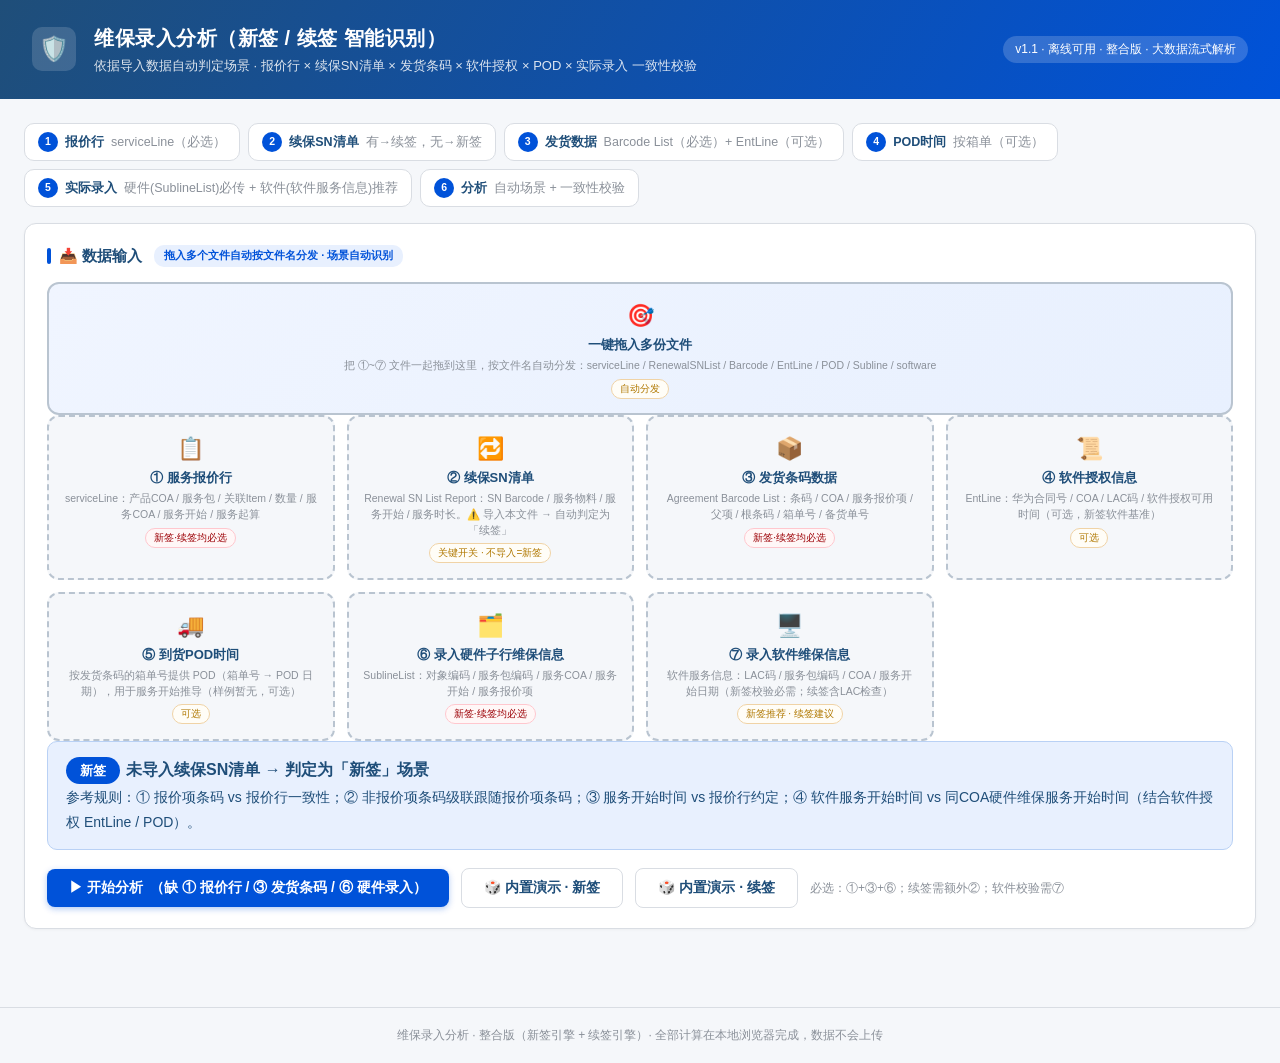
<file: warranty-analysis/unified-warranty-analysis.html>
<!DOCTYPE html>
<html lang="zh-CN">
<head>
<meta charset="UTF-8">
<meta name="viewport" content="width=device-width, initial-scale=1.0">
<title>维保录入分析（新签 / 续签 智能识别）</title>
<style>
:root{
  --blue:#0052D9; --blue-dark:#1F4E79; --blue-light:#E8F0FE;
  --green-bg:#C6EFCE; --green-fg:#006100;
  --red-bg:#FFC7CE; --red-fg:#9C0006;
  --orange-bg:#FFE2B8; --orange-fg:#9C5700;
  --gray-bg:#F5F7FA; --border:#D9DDE3; --text:#1F2329; --muted:#8A9099;
}
*{box-sizing:border-box;margin:0;padding:0}
body{font-family:"Microsoft YaHei","PingFang SC","Segoe UI",sans-serif;color:var(--text);background:var(--gray-bg);line-height:1.6}
header{background:linear-gradient(120deg,var(--blue-dark),var(--blue));color:#fff;padding:22px 32px;display:flex;align-items:center;gap:18px;flex-wrap:wrap}
header .logo{width:44px;height:44px;border-radius:10px;background:rgba(255,255,255,.15);display:flex;align-items:center;justify-content:center;font-size:24px}
header h1{font-size:20px;font-weight:700;letter-spacing:.5px}
header .sub{font-size:13px;opacity:.85;margin-top:2px}
header .ver{margin-left:auto;font-size:12px;background:rgba(255,255,255,.18);padding:4px 12px;border-radius:20px}
main{max-width:1400px;margin:0 auto;padding:24px 24px 60px}
.card{background:#fff;border:1px solid var(--border);border-radius:12px;padding:20px 22px;margin-bottom:18px;box-shadow:0 1px 3px rgba(0,0,0,.04)}
.card>h2{font-size:15px;color:var(--blue-dark);margin-bottom:14px;display:flex;align-items:center;gap:8px}
.card>h2::before{content:"";width:4px;height:16px;background:var(--blue);border-radius:2px}
.card>h2 .tag{font-size:11px;background:var(--blue-light);color:var(--blue);padding:2px 10px;border-radius:10px;font-weight:700;margin-left:4px}
.steps{display:flex;gap:8px;margin-bottom:16px;flex-wrap:wrap}
.step{display:flex;align-items:center;gap:7px;background:#fff;border:1px solid var(--border);border-radius:10px;padding:8px 13px;font-size:12.5px;color:var(--muted)}
.step b{color:var(--blue-dark)}
.step .num{width:20px;height:20px;border-radius:50%;background:var(--blue);color:#fff;display:flex;align-items:center;justify-content:center;font-size:10.5px;flex-shrink:0;font-weight:700}
.scene-bar{display:none;border-radius:10px;padding:14px 18px;margin-bottom:18px;font-size:14px;line-height:1.8;border:1px solid}
.scene-bar.new{background:var(--blue-light);border-color:#B9D1F5;color:var(--blue-dark)}
.scene-bar.renew{background:#FFF4E5;border-color:#F0B848;color:#7A4F01}
.scene-bar b{font-size:16px}
.scene-bar .sg{display:inline-block;background:var(--blue);color:#fff;border-radius:14px;padding:2px 14px;font-weight:800;font-size:13px;margin-right:6px}
.scene-bar.renew .sg{background:#B07800}
.in-grid{display:grid;grid-template-columns:repeat(4,1fr);gap:12px}
.in-grid>*{min-width:0}
@media (max-width:1200px){.in-grid{grid-template-columns:repeat(2,1fr)}}
@media (max-width:640px){.in-grid{grid-template-columns:1fr}}
.upload-zone{border:2px dashed #B9C4D0;border-radius:12px;padding:14px 14px;text-align:center;cursor:pointer;transition:.2s;background:var(--gray-bg);min-height:118px;position:relative;overflow:hidden}
.upload-zone:hover,.upload-zone.drag{border-color:var(--blue);background:var(--blue-light)}
.upload-zone .uz-icon{font-size:22px;margin-bottom:2px}
.upload-zone .uz-main{font-size:13px;font-weight:700;color:var(--blue-dark)}
.upload-zone .uz-hint{font-size:10.5px;color:var(--muted);margin-top:2px;line-height:1.5}
.upload-zone .uz-req{display:inline-block;font-size:10px;background:#fff;border:1px solid var(--border);border-radius:10px;padding:1px 8px;margin-top:4px;color:var(--muted)}
.upload-zone .uz-req.opt{color:#B07800;border-color:#F0D3A6;background:#FFFDF7}
.upload-zone .uz-req.key{color:var(--red-fg);border-color:var(--red-bg);background:#FFF7F7}
.upload-zone .fileinfo{margin-top:6px;font-size:11px;color:var(--green-fg);background:var(--green-bg);display:none;padding:3px 10px;border-radius:12px;font-weight:700;max-width:100%;box-sizing:border-box;white-space:nowrap;overflow:hidden;text-overflow:ellipsis}
.upload-zone .fileinfo.bad{background:var(--red-bg);color:var(--red-fg)}
.upload-zone .uz-clear{margin-top:5px;display:none}
.btn-clear{background:#fff;color:var(--red-fg);border:1px solid var(--red-bg);border-radius:14px;padding:2px 10px;font-size:10.5px;font-weight:700;cursor:pointer;font-family:inherit}
.btn-clear:hover{background:#FFF7F7}
.actions{display:flex;gap:12px;margin-top:16px;align-items:center;flex-wrap:wrap}
.btn{border:none;cursor:pointer;font-family:inherit;border-radius:8px;padding:10px 22px;font-size:14px;font-weight:700;transition:.15s;display:inline-flex;align-items:center;gap:7px}
.btn:disabled{opacity:.5;cursor:not-allowed}
.btn-primary{background:var(--blue);color:#fff;box-shadow:0 2px 6px rgba(0,82,217,.3)}
.btn-primary:hover:not(:disabled){background:#003FB3}
.btn-ghost{background:#fff;color:var(--blue-dark);border:1px solid var(--border)}
.btn-ghost:hover:not(:disabled){border-color:var(--blue);color:var(--blue)}
#errBox{display:none;background:#FFF7F7;border:1px solid var(--red-bg);color:var(--red-fg);padding:12px 16px;border-radius:8px;font-size:13px;margin-top:12px;white-space:pre-line}
#logBox{display:none;background:#0F1F38;color:#B8E0FF;font-family:Consolas,monospace;font-size:12px;padding:12px 16px;border-radius:8px;margin-top:12px;max-height:220px;overflow:auto;white-space:pre-wrap}
.stats{display:grid;grid-template-columns:repeat(auto-fit,minmax(150px,1fr));gap:12px;margin-bottom:18px}
.stat{background:#fff;border:1px solid var(--border);border-radius:12px;padding:16px;text-align:center}
.stat .label{font-size:12px;color:var(--muted)}
.stat .val{font-size:26px;font-weight:800;margin-top:4px}
.stat .pct{font-size:12px;color:var(--muted)}
.stat.total .val{color:var(--blue-dark)}
.stat.y .val{color:var(--green-fg)} .stat.y{background:#FBFFF9;border-color:#B7E4C3}
.stat.n .val{color:var(--red-fg)} .stat.n{background:#FFFBFA;border-color:#F2B8BE}
.stat.w .val{color:var(--orange-fg)} .stat.w{background:#FFFDF7;border-color:#F0D3A6}
.stat.m .val{color:#7A5AF8} .stat.m{background:#FAF8FF;border-color:#C9B8F5}
.seg{display:inline-flex;border:1px solid var(--border);border-radius:8px;overflow:hidden;flex-wrap:wrap}
.seg button{border:none;background:#fff;padding:8px 16px;font-size:13px;cursor:pointer;font-family:inherit}
.seg button.active{background:var(--blue);color:#fff;font-weight:700}
table{border-collapse:collapse;width:100%;font-size:12.5px}
table.grid{border:1px solid var(--border)}
table.grid th{background:var(--blue-dark);color:#fff;padding:7px 9px;text-align:left;font-weight:600;position:sticky;top:0;white-space:nowrap;z-index:1}
table.grid td{border-bottom:1px solid #EEF1F5;padding:6px 9px;vertical-align:top}
table.grid tr:hover td{background:#F7FAFF}
.row-y{background:#F4FDF5 !important}
.row-n{background:#FEF7F7 !important}
.row-w{background:#FFFBF2 !important}
.row-g{background:#F5F6F8 !important;opacity:.85}
.table-wrap{max-height:520px;overflow:auto;border:1px solid var(--border);border-radius:8px;margin-top:12px}
.badge{display:inline-block;padding:1px 10px;border-radius:12px;font-weight:800;font-size:11.5px;white-space:nowrap}
.badge-y{background:var(--green-bg);color:var(--green-fg)}
.badge-n{background:var(--red-bg);color:var(--red-fg)}
.badge-w{background:var(--orange-bg);color:var(--orange-fg)}
.badge-m{background:#E8EAF0;color:#8A93A6}
.toolbar{display:flex;gap:10px;align-items:center;margin-top:14px;flex-wrap:wrap}
.toolbar input[type=text]{border:1px solid var(--border);border-radius:8px;padding:8px 12px;font-size:13px;width:240px;font-family:inherit}
.toolbar .cnt{font-size:12px;color:var(--muted);margin-left:auto}
.block{display:none}
.block.active{display:block}
.issue-strip{background:#FFF4E5;border:1px solid #F0B848;border-radius:10px;padding:12px 16px;font-size:13px;line-height:1.8;margin-bottom:16px;display:none}
.issue-strip b{color:#7A4F01}
.rule-block{background:#fff;border:1px solid var(--border);border-radius:12px;padding:16px 20px;margin-bottom:16px}
.rule-block h3{color:var(--blue-dark);font-size:14px;margin-bottom:8px}
.rule-block p,.rule-block li{font-size:12.5px;color:#3A4148;margin-bottom:5px}
.rule-block ul,.rule-block ol{padding-left:20px}
.rule-block .note{background:var(--gray-bg);border-left:4px solid var(--blue);padding:8px 12px;border-radius:0 8px 8px 0;font-size:12.5px;margin-top:8px}
footer{text-align:center;color:var(--muted);font-size:12px;padding:18px;border-top:1px solid var(--border)}
.mono{font-family:Consolas,monospace}
.tabnav{display:flex;gap:4px;margin-bottom:14px;flex-wrap:wrap}
.tabnav button{border:1px solid var(--border);background:#fff;padding:8px 16px;font-size:13px;cursor:pointer;font-family:inherit;border-radius:8px}
.tabnav button.active{background:var(--blue);color:#fff;font-weight:700;border-color:var(--blue)}
/* 虚拟滚动表格（大表） */
.table-wrap.has-vt{max-height:none;overflow:visible}
.vt-bar{display:flex;gap:10px;align-items:center;flex-wrap:wrap;padding:6px 8px;background:#F7F9FC;border-bottom:1px solid var(--border)}
.vt-q{border:1px solid var(--border);border-radius:6px;padding:4px 10px;font-size:12.5px;width:280px;max-width:100%;font-family:inherit}
.vt-info{font-size:12px;color:var(--muted)}
.vt-scroll{overflow:auto;position:relative}
table.vt-t{table-layout:fixed;min-width:100%}
table.vt-t td{white-space:nowrap;overflow:hidden;text-overflow:ellipsis;vertical-align:middle;height:32px;padding:0 9px;line-height:30px}
table.vt-t tr.vt-pad td{padding:0;border:0;line-height:0}
</style>
</head>
<body>
<header>
  <div class="logo">🛡️</div>
  <div>
    <h1>维保录入分析（新签 / 续签 智能识别）</h1>
    <div class="sub">依据导入数据自动判定场景 · 报价行 × 续保SN清单 × 发货条码 × 软件授权 × POD × 实际录入 一致性校验</div>
  </div>
  <span class="ver">v1.1 · 离线可用 · 整合版 · 大数据流式解析</span>
</header>

<main>
  <div class="steps">
    <div class="step"><span class="num">1</span><b>报价行</b> serviceLine（必选）</div>
    <div class="step"><span class="num">2</span><b>续保SN清单</b> 有→续签，无→新签</div>
    <div class="step"><span class="num">3</span><b>发货数据</b> Barcode List（必选）+ EntLine（可选）</div>
    <div class="step"><span class="num">4</span><b>POD时间</b> 按箱单（可选）</div>
    <div class="step"><span class="num">5</span><b>实际录入</b> 硬件(SublineList)必传 + 软件(软件服务信息)推荐</div>
    <div class="step"><span class="num">6</span><b>分析</b> 自动场景 + 一致性校验</div>
  </div>

  <div class="card" id="cardUp">
    <h2>📥 数据输入 <span class="tag">拖入多个文件自动按文件名分发 · 场景自动识别</span></h2>
    <div class="upload-zone" id="zoneAll" style="background:linear-gradient(135deg,#F0F5FF,#E8F0FE);border-style:solid">
      <div class="uz-icon">🎯</div>
      <div class="uz-main">一键拖入多份文件</div>
      <div class="uz-hint">把 ①~⑦ 文件一起拖到这里，按文件名自动分发：serviceLine / RenewalSNList / Barcode / EntLine / POD / Subline / software</div>
      <span class="uz-req opt">自动分发</span>
      <div class="fileinfo" id="fiAll"></div>
    </div>
    <div class="fileinfo" id="uplog" style="display:none;margin-top:6px;white-space:pre-wrap;background:#FFF7E6;color:#B26F00;border:1px dashed #F0C36D;border-radius:6px;padding:6px 10px;font-size:12px;line-height:1.5"></div>
    <div class="in-grid">
      <div class="upload-zone" id="zoneQuote">
        <div class="uz-icon">📋</div>
        <div class="uz-main">① 服务报价行</div>
        <div class="uz-hint">serviceLine：产品COA / 服务包 / 关联Item / 数量 / 服务COA / 服务开始 / 服务起算</div>
        <span class="uz-req key">新签·续签均必选</span>
        <div class="fileinfo" id="fiQuote"></div>
        <div class="uz-clear" id="cwQuote"><button class="btn-clear">🗑 清空</button></div>
        <input type="file" id="inQuote" accept=".xlsx,.xlsm,.csv" multiple style="display:none">
      </div>
      <div class="upload-zone" id="zoneRenew">
        <div class="uz-icon">🔁</div>
        <div class="uz-main">② 续保SN清单</div>
        <div class="uz-hint">Renewal SN List Report：SN Barcode / 服务物料 / 服务开始 / 服务时长。⚠️ 导入本文件 → 自动判定为「续签」</div>
        <span class="uz-req opt">关键开关 · 不导入=新签</span>
        <div class="fileinfo" id="fiRenew"></div>
        <div class="uz-clear" id="cwRenew"><button class="btn-clear">🗑 清空</button></div>
        <input type="file" id="inRenew" accept=".xlsx,.xlsm,.csv" multiple style="display:none">
      </div>
      <div class="upload-zone" id="zoneBl">
        <div class="uz-icon">📦</div>
        <div class="uz-main">③ 发货条码数据</div>
        <div class="uz-hint">Agreement Barcode List：条码 / COA / 服务报价项 / 父项 / 根条码 / 箱单号 / 备货单号</div>
        <span class="uz-req key">新签·续签均必选</span>
        <div class="fileinfo" id="fiBl"></div>
        <div class="uz-clear" id="cwBl"><button class="btn-clear">🗑 清空</button></div>
        <input type="file" id="inBl" accept=".xlsx,.xlsm,.csv" multiple style="display:none">
      </div>
      <div class="upload-zone" id="zoneEnt">
        <div class="uz-icon">📜</div>
        <div class="uz-main">④ 软件授权信息</div>
        <div class="uz-hint">EntLine：华为合同号 / COA / LAC码 / 软件授权可用时间（可选，新签软件基准）</div>
        <span class="uz-req opt">可选</span>
        <div class="fileinfo" id="fiEnt"></div>
        <div class="uz-clear" id="cwEnt"><button class="btn-clear">🗑 清空</button></div>
        <input type="file" id="inEnt" accept=".xlsx,.xlsm,.csv" multiple style="display:none">
      </div>
      <div class="upload-zone" id="zonePod">
        <div class="uz-icon">🚚</div>
        <div class="uz-main">⑤ 到货POD时间</div>
        <div class="uz-hint">按发货条码的箱单号提供 POD（箱单号 → POD 日期），用于服务开始推导（样例暂无，可选）</div>
        <span class="uz-req opt">可选</span>
        <div class="fileinfo" id="fiPod"></div>
        <div class="uz-clear" id="cwPod"><button class="btn-clear">🗑 清空</button></div>
        <input type="file" id="inPod" accept=".xlsx,.xlsm,.csv" multiple style="display:none">
      </div>
      <div class="upload-zone" id="zoneSub">
        <div class="uz-icon">🗂️</div>
        <div class="uz-main">⑥ 录入硬件子行维保信息</div>
        <div class="uz-hint">SublineList：对象编码 / 服务包编码 / 服务COA / 服务开始 / 服务报价项</div>
        <span class="uz-req key">新签·续签均必选</span>
        <div class="fileinfo" id="fiSub"></div>
        <div class="uz-clear" id="cwSub"><button class="btn-clear">🗑 清空</button></div>
        <input type="file" id="inSub" accept=".xlsx,.xlsm,.csv" multiple style="display:none">
      </div>
      <div class="upload-zone" id="zoneSw">
        <div class="uz-icon">🖥️</div>
        <div class="uz-main">⑦ 录入软件维保信息</div>
        <div class="uz-hint">软件服务信息：LAC码 / 服务包编码 / COA / 服务开始日期（新签校验必需；续签含LAC检查）</div>
        <span class="uz-req opt">新签推荐 · 续签建议</span>
        <div class="fileinfo" id="fiSw"></div>
        <div class="uz-clear" id="cwSw"><button class="btn-clear">🗑 清空</button></div>
        <input type="file" id="inSw" accept=".xlsx,.xlsm,.csv" multiple style="display:none">
      </div>
    </div>

    <div class="scene-bar" id="sceneBar">
      <span class="sg" id="sceneSg">—</span><b id="sceneTitle">场景判定中…</b><br>
      <span id="sceneDesc"></span>
    </div>

    <div class="actions">
      <button class="btn btn-primary" id="btnRun" disabled onclick="u_run()">▶ 开始分析</button>
      <button class="btn btn-ghost" id="btnDemoNew" onclick="u_demo('new')">🎲 内置演示 · 新签</button>
      <button class="btn btn-ghost" id="btnDemoRenew" onclick="u_demo('renew')">🎲 内置演示 · 续签</button>
      <button class="btn btn-ghost" id="btnExpX" style="display:none" onclick="u_exportXlsx()">⬇ 导出分析结果 Excel</button>
      <button class="btn btn-ghost" id="btnExpC" style="display:none" onclick="u_exportCsv()">⬇ 导出问题清单 CSV</button>
      <span id="runHint" style="font-size:12px;color:var(--muted)">必选：①+③+⑥；续签需额外②；软件校验需⑦</span>
    </div>
    <div id="errBox"></div>
    <div id="logBox"></div>
  </div>

  <div id="resultArea" class="block">
    <div id="issueStrip" class="issue-strip"></div>
    <div class="stats" id="statBox"></div>

    <div class="tabnav" id="tabNav"></div>

    <div class="card" id="tabA">
      <h2><span id="tabATitle">① 报价项一致性</span></h2>
      <div class="table-wrap" id="wrapA"></div>
    </div>
    <div class="card" id="tabB">
      <h2>② 非报价项级联判定 + 实际录入比对</h2>
      <div class="table-wrap" id="wrapB"></div>
      <div class="sec-title" id="tabBDivider" multiple style="display:none">▍实际录入比对（缺录 / 多录 / 字段不一致，全量明细）</div>
      <div class="table-wrap" id="wrapBD" multiple style="display:none"></div>
    </div>
    <div class="card" id="tabC">
      <h2>③ 软件服务一致性</h2>
      <div class="table-wrap" id="wrapC"></div>
    </div>
    <div class="card" id="tabD">
      <h2>④ 实际录入比对 / 全量明细</h2>
      <div class="table-wrap" id="wrapD"></div>
    </div>
  </div>
</main>

<footer>维保录入分析 · 整合版（新签引擎 + 续签引擎）· 全部计算在本地浏览器完成，数据不会上传</footer>
<script>

/* ====== 宿主全局命名空间绑定（惰性 getter：引擎 IIFE 之后才可用） ====== */
const W = {
  get New(){ return (typeof window.W_NEW_API!=='undefined')?window.W_NEW_API:{}; },
  get Renew(){ return (typeof window.W_RENEW_API!=='undefined')?window.W_RENEW_API:{}; },
  get XLSX(){ return (typeof window.W_NEW_API!=='undefined')?{readWorkbook:window.W_NEW_API.readWorkbook,parseCsvText:window.W_NEW_API.parseCsvText,buildXlsx:window.W_NEW_API.buildXlsx}:{}; },
  Compare: null,
  get engines(){ return {newReady: W.New.analyzeNew?true:false, renewReady: W.Renew.analyze?true:false}; }
};
globalThis.W = W;   // 顶层 const 为全局词法绑定，vm 沙箱/调试脚本经 globalThis 访问

window.W_RENEW=(function(){
/* ===== 续签引擎（提取自 index.html） ===== */
"use strict";
/* ============================ 工具函数 ============================ */
function $(id){return document.getElementById(id)}
function log(msg){var b=$("logBox");b.style.display="block";b.textContent+=msg+"\n";b.scrollTop=b.scrollHeight}
/* 让出主线程一帧，确保前面的 log / 状态提示先绘制出来（大文件解析期间 UI 无响应时用户不至于误以为死机） */
function yieldUi(){return new Promise(function(r){setTimeout(r,20)})}
function escapeHtml(s){return String(s).replace(/[&<>"']/g,function(c){return{"&":"&amp;","<":"&lt;",">":"&gt;",'"':"&quot;","'":"&#39;"}[c]})}
function xmlEsc(s){return String(s).replace(/[&<>"']/g,function(c){return{"&":"&amp;","<":"&lt;",">":"&gt;",'"':"&quot;","'":"&apos;"}[c]})}
function download(blob,name){var a=document.createElement("a");a.href=URL.createObjectURL(blob);a.download=name;document.body.appendChild(a);a.click();setTimeout(function(){URL.revokeObjectURL(a.href);a.remove()},1000)}
function pad(n){return n<10?"0"+n:""+n}
function nowStamp(){var d=new Date();return d.getFullYear()+pad(d.getMonth()+1)+pad(d.getDate())+"-"+pad(d.getHours())+pad(d.getMinutes())}
function switchTab(id){
  document.querySelectorAll(".page").forEach(function(p){p.classList.remove("active")});
  $("page-"+id).classList.add("active");
  document.querySelectorAll("nav button").forEach(function(b){b.classList.remove("active")});
  $("tab-"+id).classList.add("active");
}
/* ============================ XLSX 读取（零依赖） ============================ */
// ZIP 解析：local file header + central directory，raw deflate 用 DecompressionStream
const ZIP_LOCAL_MAGIC=0x04034b50, ZIP_CENTRAL_MAGIC=0x02014b50, ZIP_EOCD_MAGIC=0x06054b50;
const decompressionOK = typeof DecompressionStream !== "undefined";

/* ---- 纯 JS inflate（RFC 1951 / DEFLATE），不依赖任何浏览器原生解压 ---- */
const INFLATE_LEN_BASE=[3,4,5,6,7,8,9,10,11,13,15,17,19,23,27,31,35,43,51,59,67,83,99,115,131,163,195,227,258];
const INFLATE_LEN_EXTRA=[0,0,0,0,0,0,0,0,1,1,1,1,2,2,2,2,3,3,3,3,4,4,4,4,5,5,5,5,0];
const INFLATE_DIST_BASE=[1,2,3,4,5,7,9,13,17,25,33,49,65,97,129,193,257,385,513,769,1025,1537,2049,3073,4097,6145,8193,12289,16385,24577];
const INFLATE_DIST_EXTRA=[0,0,0,0,1,1,2,2,3,3,4,4,5,5,6,6,7,7,8,8,9,9,10,10,11,11,12,12,13,13];
const INFLATE_CL_ORDER=[16,17,18,0,8,7,9,6,10,5,11,4,12,3,13,2,14,1,15];
function inflateMakeTree(lengths){
  const maxL=0;
  let ml=maxL;
  for(let i=0;i<lengths.length;i++)if(lengths[i]>ml)ml=lengths[i];
  if(!ml)throw new Error("inflate: 空码表");
  const count=new Array(ml+1).fill(0);
  for(let i=0;i<lengths.length;i++)count[lengths[i]]++;
  count[0]=0;
  let code=0;
  const next=new Array(ml+1).fill(0);
  for(let l=1;l<=ml;l++){code=(code+count[l-1])<<1;next[l]=code}
  const map={};
  for(let s=0;s<lengths.length;s++){
    const l=lengths[s];
    if(!l)continue;
    map[(next[l]<<4)|l]=s;
    next[l]++;
  }
  return {maxL:ml,map:map};
}
function inflateDecode(tree,readBits){
  const map=tree.map;let cur=0;
  for(let l=1;l<=tree.maxL;l++){
    cur=(cur<<1)|readBits(1);
    const s=map[(cur<<4)|l];
    if(s!==undefined)return s;
  }
  throw new Error("inflate: 溢出码");
}
function inflateRawSync(u8){
  const out=[];
  let pos=0;
  let bitBuf=0,bitCnt=0;
  function readBits(n){
    while(bitCnt<n){
      if(pos>=u8.length)throw new Error("inflate: 数据截断");
      bitBuf=(bitBuf|(u8[pos++]<<bitCnt))>>>0;
      bitCnt+=8;
    }
    const v=(bitBuf&((1<<n)-1))>>>0;
    bitBuf>>>=n;bitCnt-=n;
    return v;
  }
  let bfinal;
  do{
    bfinal=readBits(1);
    const btype=readBits(2);
    if(btype===0){
      // stored 块：对齐到字节边界后读 LEN/NLEN
      bitBuf=0;bitCnt=0;
      if(pos+4>u8.length)throw new Error("inflate: stored 块截断");
      const len=u8[pos]|(u8[pos+1]<<8);
      const nlen=u8[pos+2]|(u8[pos+3]<<8);
      pos+=4;
      if((len^0xFFFF)!==nlen)throw new Error("inflate: stored LEN 校验失败");
      if(pos+len>u8.length)throw new Error("inflate: stored 数据截断");
      for(let i=0;i<len;i++)out.push(u8[pos+i]);
      pos+=len;
    }else{
      let litTree,distTree;
      if(btype===1){
        const fl=new Array(288);
        for(let i=0;i<144;i++)fl[i]=8;
        for(let i=144;i<256;i++)fl[i]=9;
        for(let i=256;i<280;i++)fl[i]=7;
        for(let i=280;i<288;i++)fl[i]=8;
        litTree=inflateMakeTree(fl);
        const fd=new Array(30).fill(5);
        distTree=inflateMakeTree(fd);
      }else if(btype===2){
        const hlit=readBits(5)+257;
        const hdist=readBits(5)+1;
        const hclen=readBits(4)+4;
        const cll=new Array(19).fill(0);
        for(let i=0;i<hclen;i++)cll[INFLATE_CL_ORDER[i]]=readBits(3);
        const clTree=inflateMakeTree(cll);
        const lens=new Array(hlit+hdist).fill(0);
        let i=0;
        while(i<lens.length){
          const sym=inflateDecode(clTree,readBits);
          if(sym<16){lens[i++]=sym}
          else if(sym===16){
            if(i===0)throw new Error("inflate: 重复码无前值");
            const rep=readBits(2)+3;
            const v=lens[i-1];
            for(let j=0;j<rep&&i<lens.length;j++)lens[i++]=v;
          }else if(sym===17){
            const rep=readBits(3)+3;
            i+=rep;
          }else{
            const rep=readBits(7)+11;
            i+=rep;
          }
        }
        litTree=inflateMakeTree(lens.slice(0,hlit));
        distTree=inflateMakeTree(lens.slice(hlit));
      }else{
        throw new Error("inflate: 非法块类型");
      }
      for(;;){
        const sym=inflateDecode(litTree,readBits);
        if(sym<256){
          out.push(sym);
        }else if(sym===256){
          break;
        }else{
          const li=sym-257;
          const len=INFLATE_LEN_BASE[li]+(INFLATE_LEN_EXTRA[li]?readBits(INFLATE_LEN_EXTRA[li]):0);
          const dsym=inflateDecode(distTree,readBits);
          const dist=INFLATE_DIST_BASE[dsym]+(INFLATE_DIST_EXTRA[dsym]?readBits(INFLATE_DIST_EXTRA[dsym]):0);
          if(dist>out.length)throw new Error("inflate: 距离越过窗口起点");
          const start=out.length-dist;
          for(let k=0;k<len;k++)out.push(out[start+k]);
        }
      }
    }
  }while(!bfinal);
  return Uint8Array.from(out);
}
async function inflateRaw(buf){
  // 性能优先：浏览器原生解压（C 实现、异步、比纯 JS 快几十倍，且不阻塞主线程）。
  // iOS Safari 等无 DecompressionStream 的环境回退纯 JS inflateRawSync。
  if(decompressionOK){
    try{
      const ds=new DecompressionStream("deflate-raw");
      const stream=new Blob([buf]).stream().pipeThrough(ds);
      return await collectStream(stream);
    }catch(e0){/* fallthrough to JS */}
  }
  return inflateRawSync(buf);
}
async function collectStream(stream){
  const reader=stream.getReader();
  const chunks=[];let total=0;
  for(;;){
    const r=await reader.read();
    if(r.done)break;
    chunks.push(r.value);total+=r.value.length;
  }
  const out=new Uint8Array(total);
  let p=0;
  for(const c of chunks){out.set(c,p);p+=c.length}
  return out;
}
async function readZip(buf){
  const u8buf = (buf instanceof Uint8Array) ? buf : new Uint8Array(buf);
  const dv=new DataView(u8buf.buffer, u8buf.byteOffset, u8buf.byteLength);
  const u8=u8buf;
  // 找 EOCD（从尾部扫）
  let eocd=-1;
  for(let i=buf.byteLength-22;i>=Math.max(0,buf.byteLength-22-65536);i--){
    if(dv.getUint32(i,true)===ZIP_EOCD_MAGIC){eocd=i;break}
  }
  if(eocd<0) throw new Error("无法定位 ZIP 目录（文件可能不是有效的 .xlsx）");
  const cdCount=dv.getUint16(eocd+10,true);
  const cdOff=dv.getUint32(eocd+16,true);
  const entries={};
  let p=cdOff;
  for(let k=0;k<cdCount;k++){
    if(dv.getUint32(p,true)!==ZIP_CENTRAL_MAGIC) throw new Error("ZIP 中央目录损坏");
    const method=dv.getUint16(p+10,true);
    const csize=dv.getUint32(p+20,true);
    const usize=dv.getUint32(p+24,true);
    const nlen=dv.getUint16(p+28,true);
    const elen=dv.getUint16(p+30,true);
    const clen=dv.getUint16(p+32,true);
    const name=decoder.decode(u8.subarray(p+46,p+46+nlen));
    const lho=dv.getUint32(p+42,true);
    let dataStart=lho+nlen+elen; // local header 对齐
    // 修正：本地文件头 30 字节 + 名长 + 扩展长
    // （central 记录里 lho 偏移指向 local header 起始；ldata 偏移 = lho+30+nlen+elen_local）
    const ldv=new DataView(u8buf.buffer,u8buf.byteOffset,lho+30+nlen+elen+2);
    const lnlen=ldv.getUint16(lho+26,true);
    const lelen=ldv.getUint16(lho+28,true);
    dataStart=lho+30+lnlen+lelen;
    const raw=u8.subarray(dataStart,dataStart+csize);
    if(method===0){entries[name]=raw.slice();}
    else if(method===8){entries[name]=await inflateRaw(raw);}
    else if(method===0 && csize===0 && usize===0){entries[name]=new Uint8Array(0);}
    else { /* 少见压缩方式，跳过 */ }
    p=p+46+nlen+elen+clen;
  }
  return entries;
}
const decoder=new TextDecoder("utf-8");

function parseXml(text){
  const doc=new DOMParser().parseFromString(text,"application/xml");
  if(doc.getElementsByTagName("parsererror").length) throw new Error("XML 解析失败");
  return doc;
}
const XLNS="http://schemas.openxmlformats.org/spreadsheetml/2006/main";
/* 轻量子节点遍历（避免逐 cell 调用 getElementsByTagNameNS —— 大文件可提速一个数量级） */
function firstChild(el,tag){
  const kids=el.childNodes;
  for(let i=0;i<kids.length;i++){
    const n=kids[i];
    if(n.nodeType===1&&n.localName===tag)return n;
  }
  return null;
}
function childTags(el,tag){
  const out=[];const kids=el.childNodes;
  for(let i=0;i<kids.length;i++){
    const n=kids[i];
    if(n.nodeType===1&&n.localName===tag)out.push(n);
  }
  return out;
}
function colLetterToNum(ref){  let n=0;
  for(let i=0;i<ref.length;i++){
    const c=ref.charCodeAt(i);
    if(c>=65&&c<=90) n=n*26+(c-64);
    else break;
  }
  return n;
}
function elText(parent,ns,tag){const e=parent.getElementsByTagNameNS(ns,tag)[0];return e?e.textContent:""}

/* ============================ 读取工作簿 ============================ */
async function readWorkbook(buf){
  const entries=await readZip(buf);
  // 找第一个 worksheet
  const wbNames=Object.keys(entries);
  const wbDoc=parseXml(decoder.decode(entries["xl/workbook.xml"] || entries["/xl/workbook.xml"] || ""));
  const sheets=wbDoc.getElementsByTagNameNS(XLNS,"sheet");
  const firstRid=sheets.length?sheets[0].getAttribute("r:id"):"";
  // 用 rels 解析 sheet 路径
  let sheetPath="";
  const relsDoc=parseXml(decoder.decode(entries["xl/_rels/workbook.xml.rels"]||""));
  const rels=relsDoc.getElementsByTagNameNS("http://schemas.openxmlformats.org/package/2006/relationships","Relationship");
  for(let i=0;i<rels.length;i++){
    if(rels[i].getAttribute("Id")===firstRid){
      sheetPath=rels[i].getAttribute("Target");break;
    }
  }
  if(!sheetPath){
    // fallback：找 xl/worksheets/sheetN.xml
    const pat=/xl\/worksheets\/.+\/sheet\d+\.xml/;
    for(let k=0;k<wbNames.length;k++){if(pat.test(wbNames[k])){sheetPath=wbNames[k].replace(/^\//,"");break}}
  }
  if(!sheetPath) throw new Error("未找到工作表文件（不是标准 .xlsx）");
  if(sheetPath.startsWith("worksheets/")) sheetPath="xl/"+sheetPath;
  if(!sheetPath.startsWith("xl/")) sheetPath="xl/"+sheetPath.replace(/^\/?/,"");
  const sheetXml=entries[sheetPath];
  if(!sheetXml) { // 尝试去掉前导 xl/
    const alt=entries[sheetPath.replace(/^xl\//,"")];
    if(!alt) throw new Error("找不到工作表: "+sheetPath);
  }
  const wsDoc=parseXml(decoder.decode(entries[sheetPath]||entries[sheetPath.replace(/^xl\//,"")]));
  // 共享字符串
  const shared=[];
  if(entries["xl/sharedStrings.xml"]){
    const ssDoc=parseXml(decoder.decode(entries["xl/sharedStrings.xml"]));
    const sis=ssDoc.getElementsByTagNameNS(XLNS,"si");
    for(let i=0;i<sis.length;i++){
      let txt="";
      const ts=sis[i].getElementsByTagNameNS(XLNS,"t");
      for(let j=0;j<ts.length;j++) txt+=ts[j].textContent;
      shared.push(txt);
    }
  }
  // 解析行（大文件优化：children 遍历替代逐 cell 的 getElementsByTagNameNS）
  const sheetData=wsDoc.getElementsByTagNameNS(XLNS,"sheetData")[0];
  if(!sheetData) throw new Error("工作表无数据");
  const rowEls=childTags(sheetData,"row");
  const rows=[];
  for(let r=0;r<rowEls.length;r++){
    const rowEl=rowEls[r];
    const cells=[]; let maxCol=0;
    const cellEls=childTags(rowEl,"c");
    for(let c=0;c<cellEls.length;c++){
      const ce=cellEls[c];
      const ref=ce.getAttribute("r")||"";
      const colIdx=ref?colLetterToNum(ref):maxCol+1;
      const t=ce.getAttribute("t")||"";
      let v="";
      if(t==="s"){
        const vi=firstChild(ce,"v");
        const idx=parseInt(vi?text0(vi):"-1",10);
        v=shared[idx]!=null?shared[idx]:"";
      }else if(t==="inlineStr"){
        const is=firstChild(ce,"is");
        if(is){const ts=childTags(is,"t");for(let j=0;j<ts.length;j++)v+=ts[j].textContent}
      }else if(t==="b"){
        const vi=firstChild(ce,"v");
        v=(vi&&vi.textContent==="1")?"TRUE":"FALSE";
      }else{
        const vi=firstChild(ce,"v");
        if(vi)v=vi.textContent;
      }
      cells[colIdx-1]=v;
      if(colIdx>maxCol)maxCol=colIdx;
    }
    const arr=new Array(maxCol).fill("");
    for(let i=0;i<maxCol;i++)arr[i]=cells[i]!=null?cells[i]:"";
    rows.push(arr);
  }
  // 用 dimension 补齐末尾空行（与 openpyxl iter_rows 行为一致）
  const dim=wsDoc.getElementsByTagNameNS(XLNS,"dimension")[0];
  if(dim){
    const ref=dim.getAttribute("ref")||"";
    const m=/:\s*([A-Z]+)(\d+)$/.exec(ref.trim()) || /^([A-Z]+)(\d+)$/.exec(ref.trim());
    if(m){const totalRows=parseInt(m[2],10);while(rows.length<totalRows)rows.push(new Array(Math.max(1,m[1].length>0?Math.min(30,rows[0]?rows[0].length:1):1)).fill(""))}
  }
  return rows;
}
function text0(node){return node?node.textContent:""}

/* ============================ 分析引擎（与原 Python 逻辑一一对应） ============================ */
const REQUIRED_COLS=["发货条码","发货合同号","产品COA","服务报价项","父项条码","备货单号","箱单号","箱名","根条码","关联条码"];

function analyze(headers,data,quoteSet){
  // headers: 原始表头数组（已 trim，可能含 ''）；data: 二维数组
  // quoteSet: 报价条码清单（含 SN Barcode）集合 —— 购买维保唯一来源
  quoteSet=quoteSet||new Set();
  const colMap={};
  for(let i=0;i<headers.length;i++){
    const h=String(headers[i]).trim();
    if(h&&!(h in colMap))colMap[h]=i;
  }
  const total=data.length;
  const gv=function(row,name){const idx=colMap[name];if(idx==null)return "";const v=row[idx];return v==null?"":String(v).trim()};
  // 购买维保唯一来源：报价条码清单匹配（覆盖清单原值）
  // 有效条码：默认=发货条码；规则0 中存量标记=N 且有关联条码时，替换为关联条码
  const effBc=new Array(total).fill("");
  for(let i=0;i<total;i++)effBc[i]=gv(data[i],"发货条码");
  const wpOf=function(i){const raw=gv(data[i],"发货条码");const eff=effBc[i]||raw;return (wpHit.has(eff)||wpHit.has(raw))?"Y":""};
  const result=new Array(total).fill("");
  const reason=new Array(total).fill("");
  const excluded=new Array(total).fill(false);
  const stats={total:total,y:0,n:0,ex0:0,rpl:0,sw:0,swY:0,swN:0,mediaY:0,mediaN:0,mediaTotal:0,direct:0,rel:0,inherit:0,down:0,undet:0,levels:{},reasons:{}};
  const srcBc=new Array(total).fill(""); // 跟随的报价条码（用于输出服务字段）

  // 规则0：存量标记/资产状态 = N → 一律剔除（2026-11-03 用户新裁定）
  //   此前三态（有rel替换参与判断 / 无rel含退货硬排除 / 无rel其他参与判断）导致：
  //   存量=N 条码（随父失效/报废销毁/替换链中间体等）被判 Y 进入 Y 清单（需录入），
  //   但实际录入不会录这些失效条码 → ②实际录入比对 误报「缺录」。
  //   新规则：存量=N 一律剔除 ——
  //   · 不进 Y 清单（不产生预期录入，不报缺录），result=N、excluded=true
  //   · 不参与规则1-9 判定，不能作父/根/跟随源（excluded 语义）
  //   · 有 关联条码 时：有效条码仍替换（明细"有效条码"列展示替换目标；替换机由自身发货行正常判定）
  //   · wpOf 的规则0-①增强（存量N已购维保→替换机视同已购）保持不变
  const statusCol=("存量标记" in colMap)?"存量标记":(("资产状态" in colMap)?"资产状态":null);
  const reasonCol=("存量失效原因" in colMap)?"存量失效原因":(("失效原因" in colMap)?"失效原因":(("资产状态说明" in colMap)?"资产状态说明":null));
  if(statusCol){
    for(let i=0;i<total;i++){
      if(gv(data[i],statusCol)!=="N")continue;
      const relBc=gv(data[i],"关联条码");
      const stR=reasonCol?gv(data[i],reasonCol):"";
      excluded[i]=true;result[i]="N";
      reason[i]="存量N-"+(relBc?"替换为 "+relBc:"失效")+(stR?"（"+stR+"）":"")+"-不录入";
      stats.ex0++;
      if(relBc)effBc[i]=relBc; // 仅展示：明细"有效条码"列显示替换目标
    }
  }
  // 规则0-① 增强：备件替换对 双向维保合并（2026-10-14 按用户裁定修复同合同同COA 组误判）
  //   存量=N（报废&销毁SN）的条码若本身已在报价条码清单（已购维保），其关联条码（替换机）同样视为已购维保，
  //   避免替换机被当作“组内未购维保”拖累同合同同COA 下的附件/模块随组录入。
  //   例：21980105932SJ6601121(报废&销毁SN,已购维保) ↔ 21980106192SK6600915(替换机) → 替换机也视为已购。
  //   wpOf 同时认「有效条码」与「原始发货条码」任一命中报价清单。
  const wpHit=new Set(quoteSet||[]);
  for(let i=0;i<total;i++){
    if(gv(data[i],statusCol)!=="N")continue;
    const raw=gv(data[i],"发货条码"),rel=gv(data[i],"关联条码");
    if(raw&&rel&&quoteSet.has(raw))wpHit.add(rel);
  }
  // 介质保留条码标记（2026-10-30 用户新裁定）：
  //   · 发货清单“介质保留”列=Y 的条码 = 介质保留条码（无论报价）
  //   · 或 报价介质保留服务命中（quoteMedia：服务描述/服务包含“介质保留”/“Media Retention”）
  //   “是否购买介质保留服务”以报价（续保SN清单）为准 → 介质服务独立录入行（buildMediaRows）只看 quoteMediaInfo；
  //   介质条码的维保判定链见下（不参与组级参考、跟随父/根/关联）。
  const isMedia=new Array(total).fill(false);
  const acColName=("介质保留" in colMap)?"介质保留":null;
  for(let i=0;i<total;i++){
    const bc=effBc[i];
    if(bc&&quoteMedia.has(bc)){isMedia[i]=true;continue}
    if(acColName&&String(gv(data[i],acColName)).toUpperCase()==="Y")isMedia[i]=true;
  }
  // 介质保留条码判定链（区别于普通条码）：
  //   ① 维保判定【跟随主服务条码】：规则9 关联 / 规则8 父·根 继承（父优先）；
  //      跟随对象最终判定 Y → 本条码 Y（如 106 跟随父条码 2102350SJE9WK9800023 的维保）
  //   ② 无跟随源且自身报价含【非介质服务】→ 兜底判 Y（介质-自身非介质报价）
  //   ③ 仅介质保留服务报价 → 不算已购维保支撑，不纳入维保录入；介质保留服务本身在介质卡/明细“介质保留”标记中保留
  //   ④ 不参与组级级联（不作参考对象、不随组判定）；自身判定 Y 后可作跟随源
  //   ⑤ 服务字段：自身【非介质报价】优先（106 → 88134ULC-338），否则取跟随源的报价字段
  // 规则0.5：软件条码（发货条码T开头 且 物料编码8开头）→ 独立判定，按【条码】合并只保留 1 条行记录（不区分物料编码）
  //   条码级判定：组内任一发货行 有报价条码（匹配报价清单）且"服务报价项"=Y → 该条码录入Y（取第一行Y为代表行）；
  //              否则 → 不录入N（取组内第一行为代表行）
  //   其余同条码行标记"M"（同条码合并）——不计入 Y/N 统计、不进入需录入清单（明细中灰显）
  //   软件条码不跟随其他条码（不做规则8继承/规则9关联），也不参与其他规则计算（不作为组内参考对象/映射来源）
  //   isSw[] 标记软件条码行，规则1/级联/规则9/规则8 一并跳过
  const hasMat=("物料编码" in colMap);
  const isSw=new Array(total).fill(false);
  if(hasMat){
    for(let i=0;i<total;i++){
      if(excluded[i])continue;
      if(effBc[i].charAt(0)==="T"&&gv(data[i],"物料编码").charAt(0)==="8")isSw[i]=true;
    }
    const swGroup={};
    for(let i=0;i<total;i++)if(isSw[i]&&effBc[i])(swGroup[effBc[i]]=swGroup[effBc[i]]||[]).push(i);
    stats.sw=Object.keys(swGroup).length;   // 条码级（原来按行）
    for(const bc in swGroup){
      const idxs=swGroup[bc];
      let yRow=-1;
      for(const xi of idxs){
        const svcYn=(colMap["服务报价项"]!=null&&String(data[xi][colMap["服务报价项"]]).trim().toUpperCase()==="Y");
        if(wpOf(xi)==="Y"&&svcYn){yRow=xi;break}
      }
      if(yRow>=0){
        result[yRow]="Y";reason[yRow]="软件条码-有报价+服务报价项Y-录入";srcBc[yRow]=bc;stats.swY++;
      }else{
        const rep=idxs[0];
        const svcYn=(colMap["服务报价项"]!=null&&String(data[rep][colMap["服务报价项"]]).trim().toUpperCase()==="Y");
        result[rep]="N";reason[rep]=wpOf(rep)==="Y"?"软件条码-服务报价项非Y-不录入":"软件条码-无报价-不录入";stats.swN++;
      }
      for(const xi of idxs){
        if(xi===yRow||(yRow<0&&xi===idxs[0]))continue;
        result[xi]="M";reason[xi]="软件条码-同条码合并(仅保留1条行记录)";
      }
    }
  }
  // 规则1：直接判定
  for(let i=0;i<total;i++){
    if(excluded[i]||isSw[i])continue;
    if(isMedia[i]){
      // 介质保留条码：不因自身报价（含介质保留服务）直判 Y；
      //   维保判定走 规则9 关联 / 规则8 父·根 跟随（仅限非报价项介质）/ 自身非介质报价兜底；
      //   报价项=Y 的介质条码不再跟随（2026-10-30 用户裁定），未购维保 → N。
      continue;
    }
    if(gv(data[i],"服务报价项")==="Y"&&wpOf(i)==="Y"){result[i]="Y";reason[i]="规则1-直接判定";stats.direct++;srcBc[i]=effBc[i]}
  }
  // 级联规则2-7
  const levels=[["L1-发货合同号",["发货合同号","产品COA"]],["L2-箱单号",["箱单号","产品COA"]],["L3-备货单号",["备货单号","产品COA"]],["L4-箱名",["箱名","产品COA"]]];
  function groupKey(row,cols){return cols.map(function(c){return gv(row,c)}).join("\u0001")}
  const pending=[];
  // 跟随池（pending）：非报价项维保=跟随，与自身是否购买介质保留无关；
  //   介质条码中仅"报价项"(svc=Y) 除外（靠 规则9关联/规则8父根/自身非介质报价兜底），
  //   其余介质条码（非报价项）按普通非报价项参与 L1-L4 组级跟随。
  for(let i=0;i<total;i++){
    if(result[i]!==""||excluded[i]||isSw[i])continue;
    if(isMedia[i]&&gv(data[i],"服务报价项")==="Y")continue;
    pending.push(i);
  }
  const refCache={};
  // 介质参考：介质条码进组参考（服务报价项=Y 全购维保→同组非报价项跟随判Y），自身仍不随组判定
  for(let L=0;L<levels.length;L++){
    const ln=levels[L][0],cols=levels[L][1],map={};
    for(let i=0;i<total;i++){
      if(excluded[i]||isSw[i])continue;
      if(gv(data[i],"服务报价项")!=="Y")continue;
      const k=groupKey(data[i],cols);
      (map[k]=map[k]||[]).push(i);
    }
    refCache[ln]=map;
  }
  for(let L=0;L<levels.length;L++){
    if(!pending.length)break;
    const ln=levels[L][0],cols=levels[L][1];
    const groups={};
    for(let i=0;i<pending.length;i++){
      const k=groupKey(data[pending[i]],cols);
      (groups[k]=groups[k]||[]).push(pending[i]);
    }
    const refs=refCache[ln];
    const nextPending=[];let ry=0,rn=0;
    for(const key in groups){
      const indices=groups[key];
      const ks=key.split("\u0001");
      if(ks.every(function(s){return s===""})){for(let i=0;i<indices.length;i++)nextPending.push(indices[i]);continue}
      const q=refs[key]||[];
      if(!q.length){for(let i=0;i<indices.length;i++)nextPending.push(indices[i]);continue}
      let wy=0;
      for(let i=0;i<q.length;i++)if(wpOf(q[i])==="Y")wy++;
      const wn=q.length-wy;
      if(wn===0){let src="";for(let i=0;i<q.length;i++)if(wpOf(q[i])==="Y"){src=effBc[q[i]];break}for(let i=0;i<indices.length;i++){result[indices[i]]="Y";reason[indices[i]]=ln+"-全组维保Y";srcBc[indices[i]]=src;ry++}}
      else if(wy===0){for(let i=0;i<indices.length;i++){result[indices[i]]="N";reason[indices[i]]=ln+"-全组无维保";rn++}}
      else{for(let i=0;i<indices.length;i++)nextPending.push(indices[i])}
    }
    pending.length=0;for(let i=0;i<nextPending.length;i++)pending.push(nextPending[i]);
    stats.levels[ln]={y:ry,n:rn};
    log("  "+ln+": Y="+ry+", N="+rn+", 待处理="+pending.length);
  }
  stats.undet=pending.length;
  for(let i=0;i<pending.length;i++){result[pending[i]]="N";reason[pending[i]]="L4后未确定-部分维保"}
  if(stats.undet)log("  L4后未确定(部分维保→N): "+stats.undet+" 条");
  // 介质保留条码：组级判定不适用（不参与参考、不随组），其余未判定者兜底 N（不录入）
  for(let i=0;i<total;i++){
    if(excluded[i]||isSw[i])continue;
    if(!isMedia[i])continue;
    if(result[i]===""){result[i]="N";reason[i]="介质保留-无独立维保-不录入"}
  }

  // 规则9：关联条码购买维保=Y → Y（购买维保以报价清单匹配为准；软件条码不参与、不作为映射来源）
  const barcodeWp={};
  for(let i=0;i<total;i++){
    if(isSw[i])continue;
    const bc=effBc[i];
    if(bc&&!(bc in barcodeWp))barcodeWp[bc]=wpOf(i);
  }
  for(let i=0;i<total;i++){
    if(excluded[i]||isSw[i])continue;
    if(result[i]!=="N")continue;
    const relBc=gv(data[i],"关联条码");
    if(relBc&&barcodeWp[relBc]==="Y"&&!quoteMedia.has(relBc)){result[i]="Y";reason[i]="规则9-关联条码维保Y";stats.rel++;srcBc[i]=relBc}
  }
  if(stats.rel)log("  规则9 (关联条码购买维保=Y): "+stats.rel+" 条 → Y");

  // 规则8：父/根条码继承（多轮迭代；软件条码不参与、不作为父/根传递）
  //   "服务报价项=Y" 一律不参与继承（含介质保留条码）：介质报价项未购维保 → 不跟随父/根
  //   （2026-10-30 用户裁定：如 2102354CTQ10M6000025 报价项=Y 未购维保，不跟随父项，不录入维保）。
  //   非报价项介质条码（svc≠Y）仍保留跟随父/根/关联语义。
  const barcodeRow={};
  for(let i=0;i<total;i++){
    if(isSw[i])continue;
    const bc=effBc[i];
    if(bc&&!(bc in barcodeRow))barcodeRow[bc]=i;
  }
  // 规则8.5（2026-11-03 用户新裁定）：向下跟随子树报价项
  //   场景：SN 不是报价项条码（服务报价项≠Y）、且无父/根跟随源，但它【下层】存在报价项条码，
  //   且下层【所有】报价项条码都购买了维保（报价清单命中 且 非纯介质服务）
  //   → 该 SN 判 Y（跟随下层报价项条码的维保），其下层其他非报价项条码
  //     经规则8 父/根传播一并跟随（Y 清单/②比对 一并生效）。
  //   实现：每个报价项行沿父链向上，向其每个非报价项祖先容器累计
  //     downQ[容器]=子树内报价项行数、downWp[容器]=其中已购维保行数；downWp 需>0 且 downQ===downWp。
  //   边界：介质条码不作为容器/计数源（走介质专用链：跟随父/根/关联 + 自身非介质报价兜底）；
  //         软件条码不参与（独立判定）；报价项自身上方经过的报价项节点只穿行不累计。
  //   购保口径与介质语义一致：wpHit 命中（报价清单）且 quoteNonMedia 命中（在该条码上买到非介质维保），
  //         只买介质保留服务的报价项（quoteMedia 有、quoteNonMedia 无）不算购保 → 阻碍容器判 Y。
  const downQ=new Array(total).fill(0),downWp=new Array(total).fill(0),downSrc=new Array(total).fill(""),downFlag=new Array(total).fill(false);
  const DOWN_UP_MAX=500; // 防病态深链哨兵（正常供应链 2-10 层）
  for(let qrow=0;qrow<total;qrow++){
    if(excluded[qrow]||isSw[qrow])continue;
    if(gv(data[qrow],"服务报价项")!=="Y")continue;
    const eb=effBc[qrow]||gv(data[qrow],"发货条码"),raw=gv(data[qrow],"发货条码");
    const bought=(wpOf(qrow)==="Y")&&((eb&&quoteNonMedia.has(eb))||(raw&&quoteNonMedia.has(raw)));
    const seenQ={};let cur=qrow,up=0;
    while(cur!=null&&!excluded[cur]&&!isSw[cur]&&!(cur in seenQ)&&up++<DOWN_UP_MAX){
      seenQ[cur]=1;
      if(gv(data[cur],"服务报价项")!=="Y"&&!isMedia[cur]){ // 非报价项非介质祖先 = 候选容器
        downQ[cur]++;
        if(bought){downWp[cur]++;if(!downSrc[cur])downSrc[cur]=eb}
      }
      const pp=gv(data[cur],"父项条码");cur=(pp&&pp in barcodeRow)?barcodeRow[pp]:null;
    }
  }
  for(let round=1;round<=10;round++){
    let changed=0;
    for(let i=0;i<total;i++){
      if(excluded[i]||isSw[i])continue;
      if(result[i]!=="N")continue;
      if(gv(data[i],"服务报价项")==="Y")continue;
      const parent=gv(data[i],"父项条码"), root=gv(data[i],"根条码");
      const pr=barcodeRow[parent], rr=barcodeRow[root];
      // 父链报价项锚定（2026-10-30 用户裁定）：
      //   沿父项条码向上找【最近】的“服务报价项=Y”节点 qAnc（父→祖父→…）。
      //   · 根条码≠父链报价项时，条码【优先跟随父链报价项】的维保 —— 不得越过 qAnc 跟随更上层根条码；
      //   · qAnc 已购买维保（wp=Y，报价清单命中）→ 本条码随 qAnc 判 Y；
      //   · qAnc 未购买维保 → 本条码 N（即使 qAnc 因自身跟随父/根而成 result=Y，也不向下传递该“假 Y”）。
      //   例：0Y045826005433，033TJBFSLB000061 根=2102354CML10MA000001(购保Y) 但父链报价项=2102354CTQ10M6000025(报价项Y 未购保) → 判 N。
      let qAnc=null;
      { const seen={}; let cur=pr;
        while(cur!=null&&!excluded[cur]&&!(cur in seen)){
          seen[cur]=1;
          if(gv(data[cur],"服务报价项")==="Y"){qAnc=cur;break}
          const pp=gv(data[cur],"父项条码");cur=(pp&&pp in barcodeRow)?barcodeRow[pp]:null;
        } }
      if(qAnc!=null&&wpOf(qAnc)==="Y"){
        result[i]="Y";reason[i]="规则8-跟随父链报价项"+effBc[qAnc]+"维保";srcBc[i]=srcBc[qAnc]||effBc[qAnc];changed++
      }
      else if(qAnc!=null){
        // 父链报价项未购维保 → 不录入；拦截后续根继承（保持当前 N）
        const rc="父链报价项"+effBc[qAnc]+"未购维保-不录入";
        if(reason[i]===""||reason[i].indexOf("未确定")>=0)reason[i]=rc;
      }
      else if(parent&&pr!=null&&!excluded[pr]&&result[pr]==="Y"){result[i]="Y";reason[i]="规则8-父条码继承";srcBc[i]=srcBc[pr]||effBc[pr];changed++}
      else if(root&&rr!=null&&!excluded[rr]&&result[rr]==="Y"){result[i]="Y";reason[i]="规则8-根条码继承";srcBc[i]=srcBc[rr]||effBc[rr];changed++}
      // 规则8.5：向下跟随子树报价项（2026-11-03 用户新裁定）——
      //   无父链报价项锚定、无父/根继承源 的非报价项 SN，其下层报价项条码全部购保（报价清单命中且非纯介质）→ Y；
      //   仅非介质条码适用（介质条码走 介质专用链：跟随父/根/关联 + 自身非介质报价兜底）
      else if(!isMedia[i]&&downQ[i]>0&&downQ[i]===downWp[i]){result[i]="Y";reason[i]="规则8.5-向下跟随子树报价项维保";srcBc[i]=downSrc[i]||effBc[i];downFlag[i]=true;stats.down++;changed++}
    }
    stats.inherit+=changed;
    if(changed===0)break;
    log("  规则8 迭代"+round+": 继承"+changed+"条 → Y");
  }
  if(stats.inherit)log("  规则8 总计 (父/根条码继承): "+stats.inherit+" 条 → Y");
  if(stats.down)log("  规则8.5 (向下跟随子树报价项维保): "+stats.down+" 条 → Y");

  // 介质保留条码兜底：父/根/关联 均无源可跟随（仍未 Y）时，若自身报价含【非介质服务】→ 判 Y（介质-自身非介质报价）
  //   （如 106 无跟随源时可凭自身 SSD Hi-Care 服务判 Y；介质保留服务本身不算维保支撑）
  let mediaSelf=0;
  for(let i=0;i<total;i++){
    if(excluded[i]||isSw[i]||!isMedia[i])continue;
    if(result[i]!=="N")continue;
    const bc=effBc[i];
    if(bc&&quoteNonMedia.has(bc)){result[i]="Y";reason[i]="介质-自身非介质报价";srcBc[i]=bc;mediaSelf++}
  }
  if(mediaSelf)log("  介质保留条码 自身非介质报价兜底: "+mediaSelf+" 条 → Y");

  // 统计：介质保留条码双计（介质卡 Y/N + 主 Y/N 同步）
  //   介质条码有【自身非介质报价】或【跟随父/根/关联】判 Y → 同样在“需录入维保(Y)”清单中输出（明细/Sheet3 均以 result 为准）
  for(let i=0;i<total;i++){
    if(isMedia[i]&&!excluded[i]&&!isSw[i]){
      if(result[i]==="Y")stats.mediaY++;
      else if(result[i]==="N")stats.mediaN++;
    }
    if(result[i]==="Y")stats.y++;
    else if(result[i]==="N"&&!excluded[i])stats.n++;  // 存量N剔除(规则0)计入 ex0，不再重复计入 n
    const rs=reason[i]||"(未判定)";
    stats.reasons[rs]=(stats.reasons[rs]||0)+1;
  }
  stats.mediaTotal=stats.mediaY+stats.mediaN;
  // 报价匹配统计（购买维保=Y 的行数与条码）
  let matchRows=0;
  const matchedBarcodes=new Set();
  for(let i=0;i<total;i++){
    if(wpOf(i)==="Y"){matchRows++;matchedBarcodes.add(effBc[i])}
  }
  const unmatchedRows=total-matchRows;
  // ======================= 服务包编码（服务字段来源）规则（2026-10-10 用户二版裁定；2026-10-13 增补规则1.1；2026-10-31 增补规则4） =======================
  //   规则1：条码 服务报价项=Y → 服务包编码按 【报价条码清单】录入（介质条码优先自身非介质报价）
  //   规则1.1：软件条码 且 同一报价条码对应多个不同服务包 → 服务包只保留"-"前的字段（如 88134UHK-318 → 88134UHK）
  //   规则2：条码 服务报价项≠Y 且有父条码 → 跟随【父条码最终服务包】录入：
  //         直接继承父条码的服务包（父截断则子同样截断，递归；如 021VCVHVK9005336 父服务包 88134UFA → 子=88134UFA）
  //   规则3：条码 服务报价项≠Y 且无父条码 → 按其他规则跟随（组级/根/关联）的维保服务，
  //         服务包编码只取"-"前的字段（如 88134UFA-3VW → 88134UFA；无"-"则原样）
  //   规则4（2026-10-31 用户新裁定）：同发货合同+同产品COA 的报价项条码服务包不一致时
  //         （如 0Y03602400010B/6759673 下 88134UGJ-0N0 ×28 与 88134UGQ-0N0 ×6 并存），
  //         非报价项条码自身报价取不到服务包 → 跟随同组报价项服务包，按
  //         同箱名 → 同备货单 → 同箱单 的顺序依次跟随（例：033YYN10Q1100461 与报价项
  //         2102301694N0Q1000017 同箱名 3601140K928 → 跟随 88134UGQ）。
  //         组内报价项服务包一致 → 直接跟随该唯一服务包。
  // 规则4 索引：同发货合同+同产品COA → 报价项条码（服务报价项=Y 且命中报价清单）
  const quoteGrpIdx=new Map();
  const grpMultiPkg=new Map();   // key: 合同\u0001COA → 组内报价项服务包是否不一致
  for(let i=0;i<total;i++){
    if(excluded[i]||isSw[i])continue;
    if(wpOf(i)!=="Y"||gv(data[i],"服务报价项")!=="Y")continue;
    const eb=effBc[i],rb=gv(data[i],"发货条码");
    let qf=quoteNonMedia.get(eb)||quoteInfo.get(eb)||null;
    if(!qf&&rb&&rb!==eb)qf=quoteNonMedia.get(rb)||quoteInfo.get(rb)||null;
    if(!qf||!qf.svcPkg)continue;
    const key=gv(data[i],"发货合同号")+"\u0001"+gv(data[i],"产品COA");
    if(!quoteGrpIdx.has(key))quoteGrpIdx.set(key,[]);
    const arr=quoteGrpIdx.get(key);
    // 携带续保SN清单时间（start/end/dur）：非报价项跟随同组报价项时 Time 一并跟随（②实际录入比对 预期开始/预期结束）
    arr.push({bc:eb||rb,svcPkg:qf.svcPkg,start:qf.start||"",end:qf.end||"",dur:qf.dur||"",boxName:gv(data[i],"箱名"),stock:gv(data[i],"备货单号"),box:gv(data[i],"箱单号")});
    if(arr.length>1){
      const firstPkg=arr[0].svcPkg;
      if(arr.some(q=>q.svcPkg!==firstPkg))grpMultiPkg.set(key,true);
    }
  }
  function svcFollowQuote(i){
    const key=gv(data[i],"发货合同号")+"\u0001"+gv(data[i],"产品COA");
    const arr=quoteGrpIdx.get(key);
    if(!arr||!arr.length)return null;
    // ① 组内报价项服务包一致 → 直接跟随唯一服务包
    const pkgSet={};arr.forEach(q=>{pkgSet[q.svcPkg]=1});
    const pk=Object.keys(pkgSet);
    if(pk.length===1){const q0=arr[0];return {svcPkg:pk[0],start:q0.start||"",end:q0.end||"",dur:q0.dur||""}}
    // ② 不一致 → 同箱名 → 同备货单 → 同箱单 依次跟随
    const mine={boxName:gv(data[i],"箱名"),stock:gv(data[i],"备货单号"),box:gv(data[i],"箱单号")};
    const layers=[["boxName","同箱名"],["stock","同备货单"],["box","同箱单"]];
    for(let L=0;L<layers.length;L++){
      const lk=layers[L][0];
      if(!mine[lk])continue;
      for(let j=0;j<arr.length;j++)if(arr[j][lk]===mine[lk])return {svcPkg:arr[j].svcPkg,start:arr[j].start||"",end:arr[j].end||"",dur:arr[j].dur||""};
    }
    return null;
  }
  const fieldMemo=new Array(total).fill(undefined);
  function svcPkgCut(s){const k=s.indexOf("-");return k>0?s.slice(0,k):s}
  function svcFieldOf(i,dep){
    if(dep>20)return null;
    if(fieldMemo[i]!==undefined)return fieldMemo[i];
    const svc=gv(data[i],"服务报价项"), parent=gv(data[i],"父项条码");
    let f=null;
    const bc=srcBc[i]||effBc[i]||"";
    if(svc==="Y"){
      // 规则1：按报价条码清单（介质条码优先自身非介质报价）；报告查不到即服务字段留空（不回退 SublineList）
      if(isMedia[i]&&quoteNonMedia.has(effBc[i]))f=quoteNonMedia.get(effBc[i]);
      else if(bc){
        f=quoteNonMedia.get(bc)||quoteInfo.get(bc)||null;
        // 跟随链查不到 → 回流行自身原始发货条码在报告中的服务（如替换链行 SJ6601121：自身 88134UGJ-4KP）。
        // 注意：不再回退 SublineList（2026-10-15 用户要求：实际录入文件仅作比对基准，不作服务字段来源）
        if(!f){const self=String(gv(data[i],"发货条码")||"").trim();if(self&&self!==bc)f=quoteNonMedia.get(self)||quoteInfo.get(self)||null;}
      }
      // 规则1.1：软件条码 且 同一报价条码对应多个不同服务包 → 服务包只保留"-"前（如 88134UHK-318 → 88134UHK）
      if(isSw[i]&&f&&f.svcPkg&&quoteMultiPkg.has(bc))f=Object.assign({},f,{svcPkg:svcPkgCut(f.svcPkg)});
    }else{
      const pi=parent?barcodeRow[parent]:undefined;
      if(downFlag[i]){
        // 规则8.5（向下跟随子树报价项）：服务字段直接用下层报价项（srcBc）的报价服务包，
        //   不套用 规则2 父继承（容器父链无购保报价项，避免取到空字段）；srcBc 无报价时回退父继承
        if(bc)f=quoteNonMedia.get(bc)||quoteInfo.get(bc)||null;
        if(!f&&pi!=null&&!excluded[pi]&&!isSw[pi])f=svcFieldOf(pi,dep+1);
        if(f&&f.svcPkg)f=Object.assign({},f,{svcPkg:svcPkgCut(f.svcPkg)});   // 规则3：截断
      }
      else if(pi!=null&&!excluded[pi]&&!isSw[pi]){
        f=svcFieldOf(pi,dep+1);        // 规则2：继承父条码最终服务包（含截断状态）
      }else{
        if(isMedia[i]&&quoteNonMedia.has(effBc[i]))f=quoteNonMedia.get(effBc[i]);
        else if(bc){
          f=quoteNonMedia.get(bc)||quoteInfo.get(bc)||null;   // 不再回退 SublineList（2026-10-15 用户要求）
        }
        // 规则4（2026-10-31 用户新裁定）：同发货合同+同COA 组内报价项服务包不一致时，
        // 非报价项条码按 同箱名 → 同备货单 → 同箱单 依次跟随同组报价项服务包。
        // 例：033YYN10Q1100461（svc≠Y、无父）与报价项 2102301694N0Q1000017 同箱名 3601140K928
        //    → 跟随 88134UGQ（组内另有 88134UGJ 报价项，不得误跟）。
        //    srcBc 在当前层级外的报价项（如直达 0011 的 UGJ）时，按层级跟随覆盖。
        const grpKey=gv(data[i],"发货合同号")+"\u0001"+gv(data[i],"产品COA");
        if(!isMedia[i]&&!isSw[i]&&grpMultiPkg.get(grpKey)){
          const qf4=svcFollowQuote(i);
          // 跟随同组报价项：服务包 + 时间（start/end/dur 后续随规则3 截断保留）
          if(qf4&&qf4.svcPkg)f={svcPkg:qf4.svcPkg,start:qf4.start||"",end:qf4.end||"",dur:qf4.dur||""};
        }
        if(f&&f.svcPkg)f=Object.assign({},f,{svcPkg:svcPkgCut(f.svcPkg)});   // 规则3：截断
      }
    }
    fieldMemo[i]=f;return f;
  }
  const fields=srcBc.map(function(bc0,i){return svcFieldOf(i,0)});
  return {headers,data,colMap,gv,result,reason,excluded,effBc,isSw,isMedia,srcBc,fields,stats,hasStatus:!!statusCol,hasMat,barcodeRow,barcodeWp,quoteMediaInfo,
          wpOf,quote:{set:quoteSet,size:quoteSet.size,matchRows,unmatchedRows,matchedCount:matchedBarcodes.size}};
}
/* 介质保留服务录入行（2026-10-13 用户新规则，与维保判定解耦）：
 *   报价项条码 = 在报价清单中购买了介质保留服务（quoteMediaInfo 的 key）。
 *   规则1：报价项条码"硬盘标识"=Y → 只录入报价项条码本身；
 *   规则2：报价项条码"硬盘标识"≠Y →
 *      2.1 报价项条码本身录入介质保留服务；
 *      2.2 根条码=该报价项条码 且"硬盘标识"=Y 的条码 → 跟随该报价项条码录入介质保留服务；
 *      2.3 若某条码符合 2.2，但其父条码 ≠ 报价项条码 且 父条码"硬盘标识"=Y → 该条码不录入。
 *   服务字段（产品/服务包/开始/结束/时长）统一取报价项条码的 quoteMediaInfo（跟随其介质保留服务）。
 *   软件条码行一律不输出介质行（软件条码的报价字段已在其维保行中体现）。
 */
function buildMediaRows(A){
  const out=[];
  if(!A||!A.quoteMediaInfo||!A.quoteMediaInfo.size)return out;
  // 发货清单行索引：原始发货条码(rawOf) 与 有效条码(rowOf, effBc)；根条码索引(rootIdx) 供规则2 快速查找
  const rawOf={},rowOf={},rootIdx={};
  for(let i=0;i<A.data.length;i++){
    const rb=A.gv(A.data[i],"发货条码");
    if(rb&&!(rb in rawOf))rawOf[rb]=i;
    const eb=A.effBc[i];
    if(eb&&!(eb in rowOf))rowOf[eb]=i;
    const rt=A.gv(A.data[i],"根条码");
    if(rt)(rootIdx[rt]=rootIdx[rt]||[]).push(i);
  }
  const hddOf=function(bcRaw){
    const ri=rawOf[bcRaw]!=null?rawOf[bcRaw]:rowOf[bcRaw];
    if(ri==null)return "";
    return (A.gv(A.data[ri],"硬盘标识")||"").toUpperCase();
  };
  const done=new Set();   // 已输出介质行的条码（原始发货条码），防重复
  function addRow(i,mfi,label){
    const rb=A.gv(A.data[i],"发货条码")||A.effBc[i];
    if(done.has(rb))return;
    done.add(rb);
    out.push({i:i,isMedia:true,prod:mfi.prod||"",svcPkg:mfi.svcPkg||"",desc:mfi.desc||"",start:mfi.start||"",end:mfi.end||"",dur:mfi.dur||"",mediaSrc:label});
  }
  A.quoteMediaInfo.forEach(function(mfi,m){
    const mi=rowOf[m]!=null?rowOf[m]:rawOf[m];
    if(mi==null)return;            // 报价条码不在发货清单 → 无对应行，跳过
    if(A.isSw[mi])return;          // 软件条码：不输出介质行（报价字段已含于维保行）
    const hdd=hddOf(m);
    addRow(mi,mfi,hdd==="Y"?"介质保留-自身(硬盘Y)":"介质保留-自身");
    if(hdd!=="Y"){
      // 规则2：跟随者 = 根条码==m 且 硬盘标识=Y 的行（rootIdx 索引直接命中，无需全表扫描）
      const follows=rootIdx[m]||[];
      for(let k=0;k<follows.length;k++){
        const j=follows[k];
        if(j===mi)continue;
        if(A.isSw[j])continue;
        if(hddOf(A.effBc[j])!=="Y")continue;
        // 2026-10-30 修复：跟随者自身已购买介质保留服务（有独立介质行）→ 不跟随他人，
        //   防止其自己的介质行被覆盖污染（例：FNJ 自身买 88139YSX，但根=控制器 TJR 触发跟随 88135VRG）。
        const rj=A.gv(A.data[j],"发货条码")||A.effBc[j];
        if(A.quoteMediaInfo.has(A.effBc[j])||(rj&&A.quoteMediaInfo.has(rj)))continue;
        // 规则2.3 排除：父条码存在 且 ≠报价项条码 且 父条码硬盘标识=Y
        const p=A.gv(A.data[j],"父项条码");
        if(p&&p!==m&&hddOf(p)==="Y")continue;
        addRow(j,mfi,"介质保留-跟随");
      }
    }
  });
  return out;
}
/* 需录入维保(Y) 预期清单（导出 Sheet3 与"实际录入比对"共用同一基准）：
 *   维保行 = result==="Y"（软件条码已合并，无 M 行）；介质行 = buildMediaRows 新规则（独立于维保判定） */
function buildYList(A){
  const out=[];
  if(!A)return out;
  // 2026-10-14 修复：按「有效条码」去重，只保留 1 条预期录入条目。
  //   报废/销毁条码（存量=N）经规则0 替换为关联条码后，与有效条码行会映射到同一有效条码，
  //   产生重复预期条目 → 实际录入文件只有 1 条时多出条目被误报“缺录”。
  //   去重策略：同一有效条码只保留 1 行，优先保留“发货条码===有效条码”的行（真实有效条码行）。
  const yRows=[];
  for(let i=0;i<A.data.length;i++){
    if(A.result[i]!=="Y")continue;
    const bc=String(A.data[i][A.colMap["发货条码"]]||"").trim();
    const eff=A.effBc[i]||bc;
    yRows.push({i:i,eff:eff,bc:bc,self:(bc===eff)?0:1});
  }
  yRows.sort(function(a,b){return a.self-b.self||a.i-b.i});
  const keptEff={};
  yRows.forEach(function(y){
    if(!y.eff)return;
    if(keptEff[y.eff])return;
    keptEff[y.eff]=true;
    const f=A.fields[y.i]||{};
    out.push({i:y.i,isMedia:false,prod:f.prod||"",svcPkg:f.svcPkg||"",desc:f.desc||"",start:f.start||"",end:f.end||"",dur:f.dur||""});
  });
  buildMediaRows(A).forEach(function(m){out.push(m)});
  return out;
}

/* ============================ 内置示例数据（与测试基准同源） ============================ */
const SAMPLE_CSV=[
 ["发货条码","购买维保","发货合同号","产品COA","服务报价项","父项条码","备货单号","箱单号","箱名","根条码","关联条码","存量标记","存量失效原因","物料编码"],
 ["SN001","Y","HT2024-001","COA-A","Y","","","","","","","","","MAT-1001"],
 ["SN002","N","HT2024-001","COA-A","Y","","","","","","","","","MAT-1002"],
 ["SN003","","HT2024-001","COA-A","N","","","","","","","","","MAT-1003"],
 ["SN004","N","HT2024-002","COA-B","Y","","","","","","","","","MAT-1004"],
 ["SN005","","HT2024-002","COA-B","N","","","","","","","","","MAT-1005"],
 ["SN006","","HT2024-003","COA-C","N","","","XZ-B1","","","","","","MAT-1006"],
 ["SN007","Y","HT2024-003","COA-C","Y","","","XZ-B1","","","","","","MAT-1007"],
 ["SN008","","HT2024-004","COA-D","N","","BH-9","","","","","","","MAT-1008"],
 ["SN009","Y","HT2024-004","COA-D","Y","","BH-9","","","","","","","MAT-1009"],
 ["SN010","N","HT2024-005","COA-E","Y","","","","XZ-5","","","","","MAT-1010"],
 ["SN011","Y","HT2024-005","COA-E","Y","","","","XZ-5","","","","","MAT-1011"],
 ["SN012","","HT2024-005","COA-E","N","","","","XZ-5","","","","","MAT-1012"],
 ["SN013","Y","HT2024-006","COA-F","N","","","","XZ-6","","SN001","","","MAT-1013"],
 ["SN014","","HT2024-007","COA-G","N","SN001","","","","","","","","MAT-1014"],
 ["SN015","","HT2024-007","COA-G","N","","","","","SN001","","","","MAT-1015"],
 ["SN016","","HT2024-008","COA-H","N","SN014","","","","","","","","MAT-1016"],
 ["SN017","N","HT2024-009","COA-I","Y","SN001","","","","","","","","MAT-1017"],
 ["T8001","N","HT2024-010","COA-J","N","","","","","","","Y","","8009-001"],
 ["SN018","N","HT2024-011","COA-K","N","","","","","","","Y","","MAT-1018"],
 ["SN019","","HT2024-012","COA-L","N","","","","","","","","","MAT-1019"],
 ["SN020","","HT2024-013","COA-M","N","","","","","","","","","MAT-1020"],
 ["SN021","Y","HT2024-014","COA-N","Y","","","","","","","N","","MAT-1021"],
 // 规则0 三态演示行：
 ["SN022","N","HT2024-015","COA-O","Y","","","","","","SN001","N","","MAT-1022"],
 ["SN023","N","HT2024-016","COA-P","Y","","","","","","SN999","N","","MAT-1023"],
 ["SN024","","HT2024-017","COA-Q","N","","","","","","","N","退货","MAT-1024"],
 ["SN025","","HT2024-018","COA-R","N","","","","","","","N","无续保机会","MAT-1025"],
 ["SN026","Y","HT2024-019","COA-S","Y","","","","","","","N","无续保机会","MAT-1026"],
 ["T8002","Y","HT2024-020","COA-T","N","","","","","","","","","8009-001"],
 ["T8003","N","HT2024-021","COA-U","N","","","","SN001","","","","","8009-001"],
 ["T8004","Y","HT2024-024","COA-W","Y","","","","","","","","","8009-001"],
 ["SN027","","HT2024-022","COA-V","N","T8002","","","","","","","","MAT-1027"]
];

/* ============================ 状态与 UI ============================ */
let current=null;      // analyze() 返回
let filterState="all";
let detailPage=0;          // 明细分页：已展开页数
const DETAIL_PAGE_SIZE=250; // 每页渲染行数（大文件分页，避免一次性渲染 40 万 td 卡死）
  let quoteSet=null;     // 报价条码清单 → 已购买维保条码集合（Set<string>）
  let quoteInfo=new Map(); // 报价条码 → {prod,svcPkg,desc,start,dur,end} 服务字段（首条匹配行）
  let quoteMedia=new Set(); // 介质保留服务报价条码集合（报价条码中 服务描述/服务包 含 “介质保留”/“Media Retention”）
  let quoteMediaInfo=new Map(); // 报价条码 → 介质保留服务行字段 {prod,svcPkg,desc,start,dur,end}（介质保留服务独立录入行用）
  let quoteNonMedia=new Map(); // 报价条码 → 首个【非介质】服务报价行（介质条码自身非介质服务优先取此字段）
  let quoteMultiPkg=new Set(); // 报价条码 → 对应多个不同服务包（软件条码规则：服务包只保留"-"前）
let quoteMeta=null;    // {file, rows, unique}
const sampleHeaders=SAMPLE_CSV[0].slice();
const sampleData=SAMPLE_CSV.slice(1).map(function(r){return r.slice()});

/* ---- 报价条码清单（Renewal SN List Report）解析 ---- */
function findRowWith(headers,keyword){
  const kw=keyword.toLowerCase();
  for(let r=0;r<headers.length;r++){
    const row=headers[r];
    for(let c=0;c<row.length;c++){
      if(String(row[c]).toLowerCase().indexOf(kw)>=0)return r;
    }
  }
  return -1;
}
function parseQuoteRows(allRows){
  // 定位表头行（含 "SN Barcode"）
  const hr=findRowWith(allRows,"sn barcode");
  if(hr<0)throw new Error("未找到 SN Barcode 列，请确认是 Renewal SN List Report 格式");
  const hdrRow=allRows[hr].map(function(v){return v==null?"":String(v).trim()});
  const snCol=-1!==hdrRow.findIndex(function(h){return h.toLowerCase().indexOf("sn barcode")>=0})?hdrRow.findIndex(function(h){return h.toLowerCase().indexOf("sn barcode")>=0}):-1;
  const pick=function(name){
    const i=hdrRow.findIndex(function(h){return h.toLowerCase().indexOf(name.toLowerCase())>=0});
    return i>=0?i:null;
  };
  const cols={sn:snCol,prod:pick("Product Name"),coa:pick("COA Code"),svcMd:pick("Service Material Code"),desc:pick("Service Description"),start:pick("Service Start Time"),dur:pick("Service Duration"),end:pick("Service End Time")};
  const set=new Set();
  const records=[];
  for(let r=hr+1;r<allRows.length;r++){
    const row=allRows[r];
    const sn=row[snCol]!=null?String(row[snCol]).trim():"";
    if(!sn)continue;
    if(!set.has(sn))set.add(sn);
    records.push({sn:sn,prod:cols.prod!=null?String(row[cols.prod]||"").trim():"",coa:cols.coa!=null?String(row[cols.coa]||"").trim():"",svcPkg:cols.svcMd!=null?String(row[cols.svcMd]||"").trim():"",desc:cols.desc!=null?String(row[cols.desc]||"").trim():"",start:cols.start!=null?String(row[cols.start]||"").trim():"",dur:cols.dur!=null?String(row[cols.dur]||"").trim():"",end:cols.end!=null?String(row[cols.end]||"").trim():""});
  }
  return {set:set,records:records,rowCount:records.length,unique:set.size};
}
function applyQuoteParsed(list){ // [{set,records,rowCount,unique,file}...] 支持多文件合并
  const allSet=new Set();const info=new Map();let total=0;
  list.forEach(function(p){
    total+=p.rowCount;
    p.set.forEach(function(sn){allSet.add(sn)});
    (p.records||[]).forEach(function(rc){if(!info.has(rc.sn))info.set(rc.sn,{prod:rc.prod,svcPkg:rc.svcPkg,desc:rc.desc,start:rc.start,dur:rc.dur,end:rc.end})});
  });
  // 同一报价条码多个不同服务包 → 标记（软件条码：服务包只保留"-"前）
  const svcCount=new Map();
  list.forEach(function(p){
    (p.records||[]).forEach(function(rc){
      if(!rc.svcPkg)return;
      if(!svcCount.has(rc.sn))svcCount.set(rc.sn,new Set());
      svcCount.get(rc.sn).add(rc.svcPkg);
    });
  });
  const multiPkg=new Set();
  svcCount.forEach(function(set,sn){if(set.size>1)multiPkg.add(sn)});
  const allMedia=new Set();
  const nonMediaInfo=new Map();
  list.forEach(function(p){
    (p.records||[]).forEach(function(rc){
      const d=(rc.desc+" "+rc.svcPkg).toLowerCase();
      const isMed=d.indexOf("介质保留")>=0||d.indexOf("media retention")>=0;
      if(isMed){allMedia.add(rc.sn);if(!quoteMediaInfo.has(rc.sn))quoteMediaInfo.set(rc.sn,{prod:rc.prod,svcPkg:rc.svcPkg,desc:rc.desc,start:rc.start,dur:rc.dur,end:rc.end});}
      else if(!nonMediaInfo.has(rc.sn))nonMediaInfo.set(rc.sn,{prod:rc.prod,svcPkg:rc.svcPkg,desc:rc.desc,start:rc.start,dur:rc.dur,end:rc.end});
    });
  });
  quoteSet=allSet;quoteInfo=info;quoteMedia=allMedia;quoteNonMedia=nonMediaInfo;quoteMultiPkg=multiPkg;quoteMeta={files:list.length,records:total,unique:allSet.size,media:allMedia.size,
    per:list.map(function(p){return {file:p.file,rows:p.rowCount,uniq:p.unique}})};
  const infoEl=$("quoteFileInfo");infoEl.style.display="inline-block";
  infoEl.textContent="📎 "+(list.length>1?list.length+" 个报价文件":"报价文件")+"（报价条码 "+allSet.size+" 个）";
  const sum=$("quoteSummary");sum.style.display="block";
  let html='<div class="qs-row">✅ 已导入报价条码清单：共 <b>'+list.length+'</b> 个文件，记录合计 <b>'+total+'</b> 条，去重报价条码 <b>'+allSet.size+'</b> 个（=购买维保Y）</div>';
  if(list.length===1&&list[0].records&&list[0].records.length){
    const sample=list[0].records.slice(0,4);
    html+='<div class="qs-detail">样本条码：'+sample.map(function(x){return x.sn}).join("、")+(list[0].unique>4?" 等"+list[0].unique+" 条":"")+'</div>';
  }
  sum.innerHTML=html;
  const fl=$("quoteFilesList");fl.style.display="block";
  let fh='<div style="font-weight:700;margin-top:8px;font-size:12px;color:var(--muted)">本次导入文件明细</div>';
  list.forEach(function(p){fh+='<div style="font-size:12px;padding:1px 0">📄 '+escapeHtml(p.file)+'：'+p.rowCount+' 条记录，去重 '+p.unique+' 条</div>'});
  fl.innerHTML=fh;
  $("quoteClearWrap").style.display="block";
  // 若已导入发货清单，用新报价集合重新分析
  if(current){current=analyze(current.headers,current.data,quoteSet);renderResults()}
  checkRunReady();
  const names=list.map(function(p){return p.file}).join("、");
  log("[报价清单] "+names+": 合计 "+total+" 条记录，去重报价条码 "+allSet.size+" 个 → 购买维保=Y 集合");
}
function applyQuote(rows,file){ // 单文件兼容（内置示例）
  const parsed=parseQuoteRows(rows);
  applyQuoteParsed([{set:parsed.set,records:parsed.records,rowCount:parsed.rowCount,unique:parsed.unique,file:file}]);
}
function checkRunReady(){
  // 需要：已导入报价清单 + 已通过列检查的发货清单
  const quoteOK=!!quoteSet&&quoteSet.size>0;
  const shipOK=!!current;
  $("btnRun").disabled=!(quoteOK&&shipOK);
  if(!quoteOK&&shipOK){
    $("errBox").textContent="⚠️ 请先导入报价条码清单（购买维保来源）。报价条码清单中的条码 = 已购买维保，未导入前无法判定购买维保状态。";
    $("errBox").style.display="block";
  }
}

/* ---- 内置报价条码示例（模拟 Renewal SN List Report 行结构） ---- */
const SAMPLE_QUOTE=[
  ["","","ContractNo","Product Name","Device Name Code","COA Code","Service Material Code","Item Code","SN Barcode","Service Description","Service Start Time","Service Duration (Month)","Service End Time","Service Start Count Date"],
  ["RenewalSnInfo,boqid.demo01,equipProdCode.EW000001,equipPartnumber.02113089,svcPartnumber.88134UFA,snno.SN001,svcDruation.12.1","","","S9300","EW000001","6086001","88134UFA","02113089","SN001","S9303 Assembly Chassis_Hi-Care Basic 9x5xNBD-S Service_12(M)","2026/9/1","12","2027/8/31",""],
  ["RenewalSnInfo,boqid.demo01,equipProdCode.EW000002,equipPartnumber.02113089,svcPartnumber.88134UFA,snno.SN007,svcDruation.12.2","","","S9300","EW000002","6086002","88134UFA","02113089","SN007","S9303 Assembly Chassis_Hi-Care Basic 9x5xNBD-S Service_12(M)","2026/9/1","12","2027/8/31",""],
  ["RenewalSnInfo,boqid.demo01,equipProdCode.EW000003,equipPartnumber.02350SJE,svcPartnumber.88134UFA,snno.SN009,svcDruation.12.3","","","S5320","EW000003","6086003","88134UFA","02350SJE","SN009","S5320-52P-PWR-LI-AC_Hi-Care Basic 9x5xNBD-S Service_12(M)","2026/9/1","12","2027/8/31",""],
  ["RenewalSnInfo,boqid.demo01,equipProdCode.EW000004,equipPartnumber.02350SJE,svcPartnumber.88134UFA,snno.SN011,svcDruation.12.4","","","S5320","EW000004","6086004","88134UFA","02350SJE","SN011","S5320-52P-PWR-LI-AC_Hi-Care Basic 9x5xNBD-S Service_12(M)","2026/9/1","12","2027/8/31",""],
  ["RenewalSnInfo,boqid.demo01,equipProdCode.EW000005,equipPartnumber.02350SJE,svcPartnumber.88134UFA,snno.SN013,svcDruation.12.5","","","S5320","EW000005","6086005","88134UFA","02350SJE","SN013","S5320-52P-PWR-LI-AC_Hi-Care Basic 9x5xNBD-S Service_12(M)","2026/9/1","12","2027/8/31",""],
  ["RenewalSnInfo,boqid.demo02,equipProdCode.EW000006,equipPartnumber.03035EHB,svcPartnumber.88135VRH,snno.SN100,svcDruation.12.6","","","NCE","EW000006","6086006","88135VRH","03035EHB","SN100","NCE-Hi-Care 介质保留服务-SSD_12(M)","2026/9/1","12","2027/8/31",""],
  ["RenewalSnInfo,boqid.demo02,equipProdCode.EW000007,equipPartnumber.03035EHB,svcPartnumber.88135VRH,snno.SN101,svcDruation.12.7","","","NCE","EW000007","6086007","88135VRH","03035EHB","SN101","NCE-Hi-Care 介质保留服务-SSD_12(M)","2026/9/1","12","2027/8/31",""],
  ["RenewalSnInfo,boqid.demo03,equipProdCode.EW000008,equipPartnumber.03035EHB,svcPartnumber.88135VRH,snno.SN026,svcDruation.12.8","","","NCE","EW000008","6086008","88135VRH","03035EHB","SN026","NCE-Hi-Care 介质保留服务-SSD_12(M)","2026/9/1","12","2027/8/31",""],
  ["RenewalSnInfo,boqid.demo02,equipProdCode.EW000009,equipPartnumber.8009001,svcPartnumber.88135VRH,snno.T8002,svcDruation.12.9","","","NCE","EW000009","6086009","88135VRH","8009001","T8002","NCE-Hi-Care 介质保留服务-SSD_12(M)","2026/9/1","12","2027/8/31",""],
  ["RenewalSnInfo,boqid.demo03,equipProdCode.EW000010,equipPartnumber.8009001,svcPartnumber.88134UHK-318,snno.T8004,svcDruation.12.10","","","NCE","EW000010","6086010","88134UHK-318","8009001","T8004","NCE-Hi-Care 金牌服务_12(M)","2026/9/1","12","2027/8/31",""],
  ["RenewalSnInfo,boqid.demo04,equipProdCode.EW000011,equipPartnumber.8009001,svcPartnumber.88134UHK,snno.T8004,svcDruation.12.11","","","NCE","EW000011","6086011","88134UHK","8009001","T8004","NCE-Hi-Care 金牌服务_12(M)","2026/9/1","12","2027/8/31",""]
];

function loadSample(){
  $("logBox").textContent="";$("errBox").style.display="none";
  // 1) 载入内置报价条码示例
  applyQuote(SAMPLE_QUOTE,"内置示例报价条码清单");
  // 2) 载入发货条码示例并分析
  runOnData(sampleHeaders,sampleData,"内置示例数据（21 行条码）");
}
function setFilter(f){filterState=f;document.querySelectorAll("#segFilter button").forEach(function(b){b.classList.toggle("active",b.dataset.f===f)});renderDetail()}

function initUpload(){
  const zone=$("uploadZone"),input=$("fileInput");
  zone.addEventListener("click",function(e){if(e.target.closest&&e.target.closest(".btn-clear"))return;input.click()});
  zone.addEventListener("dragover",function(e){e.preventDefault();zone.classList.add("drag")});
  zone.addEventListener("dragleave",function(){zone.classList.remove("drag")});
  zone.addEventListener("drop",function(e){e.preventDefault();zone.classList.remove("drag");if(e.dataTransfer.files.length)handleFiles([].slice.call(e.dataTransfer.files))});
  input.addEventListener("change",function(){if(input.files.length)handleFiles([].slice.call(input.files))});
  // 报价条码清单上传
  const qz=$("quoteZone"),qi=$("quoteInput");
  qz.addEventListener("click",function(e){if(e.target.closest&&e.target.closest(".btn-clear"))return;qi.click()});
  qz.addEventListener("dragover",function(e){e.preventDefault();qz.classList.add("drag")});
  qz.addEventListener("dragleave",function(){qz.classList.remove("drag")});
  qz.addEventListener("drop",function(e){e.preventDefault();qz.classList.remove("drag");if(e.dataTransfer.files.length)handleQuoteFiles([].slice.call(e.dataTransfer.files))});
  qi.addEventListener("change",function(){if(qi.files.length)handleQuoteFiles([].slice.call(qi.files))});
}
async function handleQuoteFiles(files){
  $("logBox").textContent="";$("errBox").style.display="none";
  try{
    const parsedList=[];
    for(let fi=0;fi<files.length;fi++){
      const file=files[fi];
      const buf=await file.arrayBuffer();
      log("[报价清单] 读取文件("+(fi+1)+"/"+files.length+"): "+file.name+"  ("+(buf.byteLength/1024).toFixed(1)+" KB)");
      await yieldUi();
      const rows=await readWorkbook(buf);
      if(!rows.length)throw new Error(file.name+" 为空");
      const parsed=parseQuoteRows(rows);
      parsedList.push({set:parsed.set,records:parsed.records,rowCount:parsed.rowCount,unique:parsed.unique,file:file.name});
    }
    applyQuoteParsed(parsedList);
  }catch(err){
    $("errBox").textContent="❌ 报价条码清单解析失败："+err.message+"\n请确认文件为 Renewal SN List Report 格式（含 SN Barcode 列）。";
    $("errBox").style.display="block";
    log("[×] 报价清单: "+err.message);
    $("quoteFileInfo").style.display="none";
    $("quoteSummary").style.display="none";
    $("quoteFilesList").style.display="none";
    $("quoteClearWrap").style.display="none";
  }
}
async function handleFiles(files){
  files=[].slice.call(files);
  if(!files.length)return;
  $("logBox").textContent="";$("errBox").style.display="none";$("fileInfo").style.display="inline-block";
  $("fileInfo").textContent="📎 "+files.length+" 个发货文件（解析中…）";
  try{
    let headers=null;const df=[];let totalRows=0;
    for(let fi=0;fi<files.length;fi++){
      const file=files[fi];
      const buf=await file.arrayBuffer();
      log("["+(fi+1)+"/"+files.length+"] 读取发货清单: "+file.name+"  ("+(buf.byteLength/1024).toFixed(1)+" KB)");
      await yieldUi();
      const rows=await readWorkbook(buf);
      if(!rows.length)throw new Error(file.name+" 为空");
      const h=rows[0].map(function(hh){return hh==null?"":String(hh).trim()});
      if(headers===null){headers=h}
      else if(String(h.join("|"))!==String(headers.join("|"))){throw new Error(file.name+" 表头与第一个文件不一致，请使用相同模板的英文表头发货清单")}
      df.push({name:file.name,data:rows.slice(1)});
      totalRows+=rows.length-1;
    }
    const data=[].concat.apply([],df.map(function(p){return p.data}));
    log("[s] 表头 "+headers.length+" 列, "+files.length+" 个文件合计 "+totalRows+" 行"+(totalRows>20000?"（大文件，规则判定约需数秒…）":""));
    await yieldUi();
    current=analyze(headers,data,quoteSet);
    current.fileNames=df.map(function(p){return p.name});
    buildColCheck(headers);
    checkRunReady();
    $("shipClearWrap").style.display="block";
    $("fileInfo").textContent="📎 "+files.length+" 个发货文件，共 "+totalRows+" 行"+(files.length>1?"（"+df.map(function(p){return p.name.replace(/\.xlsx$/i,"")}).join("、")+"）":"");
  }catch(err){
    $("errBox").textContent="❌ 解析失败："+err.message+"\n请确认文件为标准 .xlsx 且内容未加密。";
    $("errBox").style.display="block";
    $("btnRun").disabled=true;
    log("[×] "+err.message);
  }
}
function clearQuoteFile(){
  quoteSet=null;quoteInfo=new Map();quoteMedia=new Set();quoteMediaInfo=new Map();quoteNonMedia=new Map();quoteMultiPkg=new Set();quoteMeta=null;
  $("quoteFileInfo").style.display="none";
  $("quoteSummary").style.display="none";
  $("quoteFilesList").style.display="none";
  $("quoteClearWrap").style.display="none";
  $("quoteInput").value="";
  if(current){current=analyze(current.headers,current.data,quoteSet);renderResults()}
  checkRunReady();
  log("[报价清单] 已清空");
}
function clearShipFile(){
  current=null;
  $("fileInfo").style.display="none";
  $("shipClearWrap").style.display="none";
  $("colCheckArea").style.display="none";
  $("resultArea").style.display="none";
  $("quoteBar").style.display="none";
  $("btnExportX").style.display="none";
  $("btnExportC").style.display="none";
  $("btnRun").disabled=true;
  $("fileInput").value="";
  log("[发货清单] 已清空");
}
function buildColCheck(headers){
  const area=$("colCheckArea");area.style.display="block";
  const grid=$("colCheckGrid");grid.innerHTML="";
  const hset={};headers.forEach(function(h){hset[String(h).trim()]=true});
  let missingAll=false;
  REQUIRED_COLS.forEach(function(col){
    const ok=!!hset[col];
    if(!ok)missingAll=true;
    const item=document.createElement("div");
    item.className="chk "+(ok?"ok":"bad");
    item.innerHTML='<span class="dot"></span>'+escapeHtml(col)+(ok?" ✓":" ✗ 缺失");
    grid.appendChild(item);
  });
  ["存量标记","资产状态","物料编码"].forEach(function(col){
    const item=document.createElement("div");
    item.className="chk opt";
    item.innerHTML='<span class="dot"></span>'+escapeHtml(col)+(hset[col]?" ✓":"（可选）");
    grid.appendChild(item);
  });
  if(missingAll){
    $("errBox").textContent="⚠️ 缺少必需列（发货条码 / 发货合同号 / 产品COA / 服务报价项 / 父项条码 / 备货单号 / 箱单号 / 箱名 / 根条码 / 关联条码）。请核对文件后再运行。";
    $("errBox").style.display="block";
    $("btnRun").disabled=true;
  }else{
    $("errBox").style.display="none";
    checkRunReady();
  }
}

function runOnData(headers,data,srcName){
  buildColCheck(headers);
  const missing=REQUIRED_COLS.some(function(c){return !headers.map(function(h){return String(h).trim()}).includes(c)});
  if(missing){return}
  log("[analyze] "+srcName);
  current=analyze(headers,data,quoteSet);
  checkRunReady();
  renderResults();
  $("shipClearWrap").style.display="block";
}
function runAnalysis(){
  if(!current){$("errBox").textContent="请先上传文件或载入示例数据。";$("errBox").style.display="block";return}
  if(!quoteSet||!quoteSet.size){$("errBox").textContent="⚠️ 请先导入报价条码清单（购买维保来源）。报价条码清单中的条码=已购买维保，未导入前无法判定。";$("errBox").style.display="block";return}
  log("[3/4] 规则判定完成");
  renderResults();
  log("[4/4] 完成：Y="+current.stats.y+"  N="+current.stats.n+"  （共 "+current.stats.total+" 条）");
}
function renderResults(){
  const A=current;if(!A)return;
  const st=A.stats;
  $("stTotal").textContent=st.total;
  $("stY").textContent=st.y;
  $("stYpct").textContent=st.total?(st.y*100/st.total).toFixed(1)+"%":"-";
  $("stN").textContent=st.n;
  $("stNpct").textContent=st.total?(st.n*100/st.total).toFixed(1)+"%":"-";
  $("stEx").textContent=st.ex0;
  const mediaEntry=buildMediaRows(A).length;
  $("stMedia").textContent=mediaEntry;
  $("stMediaPct").textContent=mediaEntry?("介质保留服务录入行 "+mediaEntry+" 条（维保判定 Y "+st.mediaY+" / N "+st.mediaN+"）"):"无介质保留服务";
  $("resultArea").style.display="block";
  // 报价匹配统计条
  const q=A.quote;
  const qb=$("quoteBar");qb.style.display="block";
  const qFiles=quoteMeta&&quoteMeta.per?quoteMeta.per.map(function(p){return p.file}).join("、"):(quoteMeta?(quoteMeta.files+" 个文件"):"（未导入）");
  qb.innerHTML='📋 报价条码清单 <b>'+escapeHtml(qFiles)+'</b>：去重条码 <span class="qb-num">'+q.size+'</span> 个（=购买维保Y）　·　发货清单中匹配（购买维保=Y）<span class="qb-num" style="background:var(--green-fg)">'+q.matchRows+'</span> 行　·　未匹配 <span class="qb-num" style="background:var(--orange-fg)">'+q.unmatchedRows+'</span> 行';
  $("btnExportX").style.display="inline-flex";
  $("btnExportC").style.display="inline-flex";
  renderReasonTbl();renderLevelTbl();renderDetail();
}

function renderReasonTbl(){
  const st=current.stats;
  const rows=Object.keys(st.reasons).map(function(k){return [k,st.reasons[k]]}).sort(function(a,b){return b[1]-a[1]});
  let html='<thead><tr><th>判定来源</th><th>条数</th><th>占比</th></tr></thead><tbody>';
  rows.forEach(function(r){
    const pct=st.total?(r[1]*100/st.total).toFixed(1)+"%":"-";
    html+='<tr><td>'+escapeHtml(r[0])+'</td><td>'+r[1]+'</td><td>'+pct+'</td></tr>';
  });
  html+="</tbody>";
  $("tblReason").innerHTML=html;
}
function renderLevelTbl(){
  const st=current.stats;
  const names=["L1-发货合同号","L2-箱单号","L3-备货单号","L4-箱名"];
  let html='<thead><tr><th>级联层级</th><th>判定为 Y</th><th>判定为 N</th></tr></thead><tbody>';
  names.forEach(function(n){
    const v=st.levels[n]||{y:0,n:0};
    html+='<tr><td>'+n+'</td><td>'+v.y+'</td><td>'+v.n+'</td></tr>';
  });
  html+='<tr><td>L4后未确定→N</td><td>-</td><td>'+st.undet+'</td></tr>';
  if(st.ex0)html+='<tr><td>规则0 存量N剔除(失效/报废/替换)→N</td><td>-</td><td>'+st.ex0+'</td></tr>';
  if(st.rpl)html+='<tr><td>规则0 关联条码替换→有效条码展示</td><td>'+st.rpl+'</td><td>-</td></tr>';
    if(st.swY)html+='<tr><td>规则0.5 软件条码(有报价+服务报价项Y)→Y</td><td>'+st.swY+'</td><td>-</td></tr>';
    if(st.swN)html+='<tr><td>规则0.5 软件条码(无报价/服务报价项≠Y)→N</td><td>-</td><td>'+st.swN+'</td></tr>';
  html+='<tr><td>规则9 关联条码→Y</td><td>'+st.rel+'</td><td>-</td></tr>';
  html+='<tr><td>规则8 父/根继承→Y</td><td>'+st.inherit+'</td><td>-</td></tr>';
  html+="</tbody>";
  $("tblLevel").innerHTML=html;
}
function renderDetail(_keepPage){
  if(!_keepPage)detailPage=0;
  const A=current;if(!A)return;
  const q=$("searchBox").value.trim().toLowerCase();
  const idxAll=[];
  for(let i=0;i<A.data.length;i++){
    if(filterState==="Y"&&A.result[i]!=="Y")continue;
    if(filterState==="N"&&A.result[i]!=="N")continue;
    if(q){
      const hay=[A.gv(A.data[i],"发货条码"),A.gv(A.data[i],"发货合同号"),A.gv(A.data[i],"箱单号"),A.gv(A.data[i],"备货单号"),A.gv(A.data[i],"箱名"),A.reason[i]].join(" ").toLowerCase();
      if(hay.indexOf(q)<0)continue;
    }
    idxAll.push(i);
  }
  // 大文件分页：只渲染当前页（DETAIL_PAGE_SIZE 行），避免一次构建几十万个 td 卡死页面
  const shown=idxAll.length>DETAIL_PAGE_SIZE?idxAll.slice(0,(detailPage+1)*DETAIL_PAGE_SIZE):idxAll;
  $("rowShow").textContent="显示 "+shown.length+" / "+A.data.length+" 行"+(idxAll.length<A.data.length?"（筛选后 "+idxAll.length+" 行）":"");
  const cols=["发货条码","有效条码","产品COA","发货合同号","箱单号","备货单号","箱名","服务报价项","购买维保","父项条码","根条码","关联条码","存量标记","物料编码","录入结果","判定来源"];
  let html='<table class="grid" id="detailTbl"><thead><tr><th>#</th>';
  cols.forEach(function(c){html+="<th>"+escapeHtml(c)+"</th>"});
  html+="</tr></thead><tbody>";
  for(let i=0;i<shown.length;i++){
    const idx=shown[i];
    const cls=A.excluded[idx]?"row-ex":(A.result[idx]==="Y"?"row-y":(A.result[idx]==="N"?"row-n":(A.result[idx]==="M"?"row-m":"")));
    const badgeCls=A.excluded[idx]?"badge-ex":(A.result[idx]==="Y"?"badge-y":(A.result[idx]==="M"?"badge-m":"badge-n"));
    html+='<tr class="'+cls+'"><td>'+(idx+1)+'</td>';
    for(let c=0;c<cols.length-2;c++){
      const name=cols[c];
      if(name==="购买维保"){
        const w=A.wpOf(idx);
        html+='<td>'+(w==="Y"?'<span class="badge badge-y">Y · 报价匹配</span>':'<span class="badge badge-n">N</span>')+'</td>';
        continue;
      }
      if(name==="有效条码"){
        const eff=A.effBc[idx];
        const orig=A.gv(A.data[idx],"发货条码");
        html+="<td>"+escapeHtml(eff)+(eff!==orig?' <span class="tag" title="存量N-关联条码替换">替换</span>':"")+"</td>";
        continue;
      }
      const v=A.colMap[name]!=null?A.gv(A.data[idx],name):"";
      html+="<td>"+escapeHtml(v)+"</td>";
    }
    html+='<td><span class="badge '+badgeCls+'">'+escapeHtml(A.result[idx]||"-")+'</span></td>';
    html+="<td>"+escapeHtml(A.reason[idx])+"</td></tr>";
  }
  html+="</tbody></table>";
  $("detailWrap").innerHTML=html;
  const moreEl=$("detailMore");
  if(moreEl){
    if(shown.length<idxAll.length){
      moreEl.style.display="block";
      moreEl.innerHTML='已显示 '+shown.length+' / '+idxAll.length+' 行　<button class="btn btn-ghost" onclick="detailLoadMore()">⬇ 加载更多（+'+DETAIL_PAGE_SIZE+' 行）</button>';
    }else{
      moreEl.style.display="none";
    }
  }
}
function detailLoadMore(){detailPage++;renderDetail(true)}

/* ============================ 导出（零依赖 xlsx 生成，stored zip） ============================ */
const X_NS="http://schemas.openxmlformats.org/spreadsheetml/2006/main";
const P_NS="http://schemas.openxmlformats.org/package/2006/relationships";
const REL_NS="http://schemas.openxmlformats.org/officeDocument/2006/relationships";
function crc32(u8){
  let c=~0;
  for(let i=0;i<u8.length;i++){
    c^=u8[i];
    for(let k=0;k<8;k++)c=(c>>>1)^((c&1)?0xEDB88320:0);
  }
  return ((c^0xFFFFFFFF)>>>0);
}
function strToU8(s){return new TextEncoder().encode(s)}
function zipStore(entries){
  // entries: [{name, data:Uint8Array}]，stored 不压缩
  const parts=[];let offset=0;const central=[];
  for(let i=0;i<entries.length;i++){
    const e=entries[i];const nameU8=strToU8(e.name);
    const crc=crc32(e.data);
    const lh=new Uint8Array(30+nameU8.length);
    const dv=new DataView(lh.buffer);
    dv.setUint32(0,0x04034b50,true);dv.setUint16(4,20,true);dv.setUint16(6,0,true); // version, flags
    dv.setUint16(8,0,true); // method stored
    dv.setUint16(10,0,true);dv.setUint16(12,0,true); // time/date
    dv.setUint32(14,crc,true);dv.setUint32(18,e.data.length,true);dv.setUint32(22,e.data.length,true);
    dv.setUint16(26,nameU8.length,true);dv.setUint16(28,0,true);
    lh.set(nameU8,30);
    central.push({name:nameU8,crc,csize:e.data.length,usize:e.data.length,offset,header:30+nameU8.length});
    parts.push(lh,e.data);
    offset+=lh.length+e.data.length;
  }
  let cdSize=0;const cdParts=[];
  for(let i=0;i<central.length;i++){
    const c=central[i];
    const cd=new Uint8Array(46+c.name.length);
    const dv=new DataView(cd.buffer);
    dv.setUint32(0,0x02014b50,true);dv.setUint16(4,20,true);dv.setUint16(6,20,true);dv.setUint16(8,0,true);
    dv.setUint16(10,0,true);dv.setUint16(12,0,true);dv.setUint16(14,0,true);
    dv.setUint32(16,c.crc,true);dv.setUint32(20,c.csize,true);dv.setUint32(24,c.usize,true);
    dv.setUint16(28,c.name.length,true);dv.setUint16(30,0,true);dv.setUint16(32,0,true);
    dv.setUint16(34,0,true);dv.setUint16(36,0,true);dv.setUint32(38,0,true);
    dv.setUint32(42,c.offset,true);
    cd.set(c.name,46);
    cdParts.push(cd);cdSize+=cd.length;
  }
  const eocd=new Uint8Array(22);const eDv=new DataView(eocd.buffer);
  eDv.setUint32(0,0x06054b50,true);eDv.setUint16(8,central.length,true);eDv.setUint16(10,central.length,true);
  eDv.setUint32(12,cdSize,true);eDv.setUint32(16,offset,true);eDv.setUint16(20,0,true);
  const all=new Uint8Array(offset+cdSize+22);
  let p=0;
  for(const part of parts){all.set(part,p);p+=part.length}
  for(const cd of cdParts){all.set(cd,p);p+=cd.length}
  all.set(eocd,p);
  return all;
}
function sheetXml(cols,rows,ref,freeze,filter,styles){
  // rows: [{idx, values:[{v, s:optionalStyleIdx}], }] 简化：values 为对象数组
  let xml='<?xml version="1.0" encoding="UTF-8" standalone="yes"?>\n';
  xml+='<worksheet xmlns="'+X_NS+'"><sheetViews><sheetView tabSelected="1" workbookViewId="0">';
  if(freeze)xml+='<pane ySplit="1" topLeftCell="A2" activePane="bottomLeft" state="frozen"/>';
  xml+='</sheetView></sheetViews><sheetFormatPr defaultRowHeight="15"/>';
  xml+='<cols>';
  cols.forEach(function(c){xml+='<col min="'+c[0]+'" max="'+c[0]+'" width="'+c[1]+'" customWidth="1"/>'});
  xml+='</cols><sheetData>';
  rows.forEach(function(row){
    xml+='<row r="'+row.r+'">';
    row.cells.forEach(function(cell){
      xml+='<c r="'+cell.ref+'"'+(cell.t?(' t="'+cell.t+'"'):"")+(cell.s!=null?(' s="'+cell.s+'"'):"")+">";
      if(cell.t==="inlineStr"){xml+="<is><t"+(cell.preserve?' xml:space="preserve"':"")+">"+xmlEsc(cell.text)+"</t></is>"}
      else{xml+="<v>"+xmlEsc(cell.text)+"</v>"}
      xml+="</c>";
    });
    xml+="</row>";
  });
  xml+="</sheetData>";
  if(filter)xml+='<autoFilter ref="'+filter+'"/>';
  xml+="</worksheet>";
  return xml;
}
function colLetter(n){let s="";while(n>0){const m=(n-1)%26;s=String.fromCharCode(65+m)+s;n=Math.floor((n-1)/26)}return s}
function exportXlsx(){ exportToXlsx(); }
function exportToXlsx(){
  if(!current)return;
  const A=current;
  const st=A.stats;
  const headers=A.headers;
  const Sheet1=[]; // 明细
  let rowCount=1;
  const detailRows=[];
  const newHeaders=headers.concat(["录入结果","判定来源"]);
  detailRows.push({r:1,cells:newHeaders.map(function(h,col){return {ref:colLetter(col+1)+"1",t:"inlineStr",text:String(h)}})});
  for(let i=0;i<A.data.length;i++,rowCount++){
    const r=rowCount+1;
    const cells=[];
    for(let c=0;c<headers.length;c++){
      const h=String(headers[c]).trim();
      const txt=h==="购买维保"?A.wpOf(i):(A.data[i][c]!=null?String(A.data[i][c]):"");
      cells.push({ref:colLetter(c+1)+r,t:"inlineStr",text:txt,preserve:true});
    }
    const hc=headers.length;
    const res= A.result[i]||"";
    const s= A.excluded[i]?2:(res==="Y"?1:2);
    cells.push({ref:colLetter(hc+1)+r,t:"inlineStr",text:res||"",s:s});
    cells.push({ref:colLetter(hc+2)+r,t:"inlineStr",text:A.reason[i]||"",preserve:true});
    detailRows.push({r:r,cells:cells});
  }
  const lastRef=colLetter(newHeaders.length)+rowCount;
  const wids=[];
  for(let c=1;c<=headers.length;c++)wids.push([c,14]);
  wids.push([headers.length+1,12],[headers.length+2,30]);
  const sheet1=sheetXml(wids,detailRows,lastRef,true,"A1:"+lastRef,null);

  // Sheet2 汇总
  const s2rows=[];let r2=0;
  function s2(row){r2++;s2rows.push(row)}
  s2({r:1,cells:[{ref:"A1",t:"inlineStr",text:"续保录入分析报告",s:3}]});
  s2({r:2,cells:[{ref:"A2",t:"inlineStr",text:""}]});
  s2({r:3,cells:["A3","B3","C3"].map(function(ref){return {ref:ref,t:"inlineStr",text:{A3:"指标",B3:"数值",C3:"占比"}[ref],s:4}})});
  [["总条码数",st.total,"100%"],["需录入维保 (Y)",st.y,(st.total?(st.y*100/st.total).toFixed(1)+"%":"-")],["不录入维保 (N)",st.n,(st.total?(st.n*100/st.total).toFixed(1)+"%":"-")],["介质保留服务 (Y)",st.mediaY,(st.total?(st.mediaY*100/st.total).toFixed(1)+"%":"-")],["介质保留服务 (N)",st.mediaN,(st.total?(st.mediaN*100/st.total).toFixed(1)+"%":"-")]].forEach(function(v){
    r2++;s2rows.push({r:r2,cells:["A","B","C"].map(function(L,i){return {ref:L+r2,t:"inlineStr",text:String(v[i]),s:(i===0?0:4)}})});
  });
  r2++;s2rows.push({r:r2,cells:[{ref:"A"+r2,t:"inlineStr",text:""}]});
  r2++;s2rows.push({r:r2,cells:["A","B","C"].map(function(L){return {ref:L+r2,t:"inlineStr",text:L==="A"?"判定来源":(L==="B"?"条数":"占比"),s:4}})});
  Object.keys(st.reasons).sort(function(a,b){return st.reasons[b]-st.reasons[a]}).forEach(function(k){
    r2++;const pct=st.total?(st.reasons[k]*100/st.total).toFixed(1)+"%":"-";
    s2rows.push({r:r2,cells:["A","B","C"].map(function(L){return {ref:L+r2,t:"inlineStr",text:L==="A"?k:(L==="B"?String(st.reasons[k]):pct)}})});
  });
  r2++;s2rows.push({r:r2,cells:[{ref:"A"+r2,t:"inlineStr",text:""}]});
  r2++;s2rows.push({r:r2,cells:["A","B","C"].map(function(L){return {ref:L+r2,t:"inlineStr",text:L==="A"?"级联层级":(L==="B"?"解决Y":"解决N"),s:4}})});
  ["L1-发货合同号","L2-箱单号","L3-备货单号","L4-箱名"].forEach(function(n){
    r2++;const v=st.levels[n]||{y:0,n:0};
    s2rows.push({r:r2,cells:["A","B","C"].map(function(L){return {ref:L+r2,t:"inlineStr",text:L==="A"?n:(L==="B"?String(v.y):String(v.n))}})});
  });
  r2++;s2rows.push({r:r2,cells:["A","B","C"].map(function(L){return {ref:L+r2,t:"inlineStr",text:L==="A"?"L4后未确定→N":(L==="B"?"-":String(st.undet))}})});
  if(st.ex0){r2++;s2rows.push({r:r2,cells:["A","B","C"].map(function(L){return {ref:L+r2,t:"inlineStr",text:L==="A"?"规则0存量N剔除(失效/报废/替换)→N":(L==="B"?String(st.ex0):"-")}})});}
  if(st.rpl){r2++;s2rows.push({r:r2,cells:["A","B","C"].map(function(L){return {ref:L+r2,t:"inlineStr",text:L==="A"?"规则0关联条码替换→有效条码展示":(L==="B"?String(st.rpl):"-")}})});}
    if(st.swY){r2++;s2rows.push({r:r2,cells:["A","B","C"].map(function(L){return {ref:L+r2,t:"inlineStr",text:L==="A"?"规则0.5软件条码(有报价+服务报价项Y)→Y":(L==="B"?String(st.swY):"-")}})});}
    if(st.swN){r2++;s2rows.push({r:r2,cells:["A","B","C"].map(function(L){return {ref:L+r2,t:"inlineStr",text:L==="A"?"规则0.5软件条码(无报价/服务报价项≠Y)→N":(L==="B"?String(st.swN):"-")}})});}
  r2++;s2rows.push({r:r2,cells:["A","B","C"].map(function(L){return {ref:L+r2,t:"inlineStr",text:L==="A"?"规则9关联条码→Y":(L==="B"?String(st.rel):"-")}})});
  r2++;s2rows.push({r:r2,cells:["A","B","C"].map(function(L){return {ref:L+r2,t:"inlineStr",text:L==="A"?"规则8继承→Y":(L==="B"?String(st.inherit):"-")}})});
  const s2ref=colLetter(3)+r2;
  const sheet2=sheetXml([[1,32],[2,14],[3,12]],s2rows,s2ref,false,null,["A1:C1"]);
  // sheet2 合并 + 标题样式：sheetXml 用 styles 传 mergeCells
  function sheetXml2(cols,rows,ref,merges){
    let xml='<?xml version="1.0" encoding="UTF-8" standalone="yes"?>\n<worksheet xmlns="'+X_NS+'"><sheetViews><sheetView tabSelected="1" workbookViewId="0"/></sheetViews><sheetFormatPr defaultRowHeight="15"/><cols>';
    cols.forEach(function(c){xml+='<col min="'+c[0]+'" max="'+c[0]+'" width="'+c[1]+'" customWidth="1"/>'});
    xml+="</cols><sheetData>";
    rows.forEach(function(row){
      xml+='<row r="'+row.r+'">';
      row.cells.forEach(function(cell){
        xml+='<c r="'+cell.ref+'" s="'+(cell.s!=null?cell.s:0)+'"'+(cell.t?(' t="'+cell.t+'"'):"")+">";
        if(cell.t==="inlineStr"){xml+="<is><t"+(cell.preserve?' xml:space="preserve"':"")+">"+xmlEsc(cell.text)+"</t></is>"}
        else{xml+="<v>"+xmlEsc(cell.text)+"</v>"}
        xml+="</c>";
      });
      xml+="</row>";
    });
    xml+="</sheetData>";
    if(merges)xml+="<mergeCells count=\""+merges.length+"\">"+merges.map(function(m){return '<mergeCell ref="'+m+'"/>'}).join("")+"</mergeCells>";
    xml+="</worksheet>";
    return xml;
  }
  const sheet2b=sheetXml2([[1,32],[2,14],[3,12]],s2rows,s2ref,["A1:C1"]);

  // Sheet3 需录入维保(Y)（与"实际录入比对"共用 buildYList 基准）
  const ycols=["发货条码","产品COA","发货合同号","产品名称","服务包","服务描述","服务开始日期","服务结束日期","服务时长","服务报价项","购买维保","物料编码","物料名称","Offering 名称","判定来源"];
  const s3rows=[];let r3=1;
  s3rows.push({r:1,cells:ycols.map(function(h,c){return {ref:colLetter(c+1)+"1",t:"inlineStr",text:h}})});
  buildYList(A).forEach(function(y){
    r3++;
    const cells=[];
    for(let c=0;c<ycols.length-1;c++){
      const name=ycols[c];
      let v="";
      if(name==="购买维保")v=A.wpOf(y.i);
      else if(name==="产品名称"||name==="服务包"||name==="服务描述"||name==="服务开始日期"||name==="服务结束日期"||name==="服务时长"){
        const key={"产品名称":"prod","服务包":"svcPkg","服务描述":"desc","服务开始日期":"start","服务结束日期":"end","服务时长":"dur"}[name];
        v=y[key];
      }
      else if(A.colMap[name]!=null)v=A.data[y.i][A.colMap[name]];
      if(name==="Offering 名称"&&A.colMap["Offering名称"]!=null&&v==="")v=A.data[y.i][A.colMap["Offering名称"]];
      cells.push({ref:colLetter(c+1)+r3,t:"inlineStr",text:v!=null?String(v):"",preserve:true});
    }
    cells.push({ref:colLetter(ycols.length)+r3,t:"inlineStr",text:y.isMedia?"介质保留服务":(A.reason[y.i]||"")});
    s3rows.push({r:r3,cells:cells});
  });
  const s3ref=colLetter(ycols.length)+(r3>1?r3:1);
  const sheet3=sheetXml([[1,18],[2,18],[3,18],[4,26],[5,20],[6,34],[7,16],[8,16],[9,12],[10,12],[11,12],[12,18],[13,18],[14,18],[15,22]],s3rows,s3ref,true,"A1:"+s3ref,null);

  // styles.xml
  const styles='<?xml version="1.0" encoding="UTF-8" standalone="yes"?>\n<styleSheet xmlns="'+X_NS+'">'+
    '<numFmts count="0"/>'+
    '<fonts count="4"><font><sz val="11"/><name val="Calibri"/></font>'+
    '<font><b/><color rgb="FF006100"/><sz val="11"/><name val="Calibri"/></font>'+
    '<font><color rgb="FF9C0006"/><sz val="11"/><name val="Calibri"/></font>'+
    '<font><b/><color rgb="FF1F4E79"/><sz val="14"/><name val="Calibri"/></font></fonts>'+
    '<fills count="5"><fill><patternFill patternType="none"/></fill><fill><patternFill patternType="gray125"/></fill>'+
    '<fill><patternFill patternType="solid"><fgColor rgb="FFC6EFCE"/><bgColor indexed="64"/></patternFill></fill>'+
    '<fill><patternFill patternType="solid"><fgColor rgb="FFFFC7CE"/><bgColor indexed="64"/></patternFill></fill>'+
    '<fill><patternFill patternType="solid"><fgColor rgb="FF1F4E79"/><bgColor indexed="64"/></patternFill></fill></fills>'+
    '<borders count="1"><border><left/><right/><top/><bottom/><diagonal/></border></borders>'+
    '<cellStyleXfs count="1"><xf numFmtId="0" fontId="0" fillId="0" borderId="0"/></cellStyleXfs>'+
    '<cellXfs count="5">'+
    '<xf numFmtId="0" fontId="0" fillId="0" borderId="0" xfId="0"/>'+
    '<xf numFmtId="0" fontId="1" fillId="2" borderId="0" xfId="0" applyFont="1" applyFill="1"/>'+
    '<xf numFmtId="0" fontId="2" fillId="3" borderId="0" xfId="0" applyFont="1" applyFill="1"/>'+
    '<xf numFmtId="0" fontId="3" fillId="0" borderId="0" xfId="0" applyFont="1"/>'+
    '<xf numFmtId="0" fontId="0" fillId="4" borderId="0" xfId="0" applyFont="1" applyFill="1"/>'+
    '</cellXfs><cellStyles count="1"><cellStyle name="Normal" xfId="0" builtinId="0"/></cellStyles></styleSheet>';

  // workbook.xml / rels / content types
  const workbook='<?xml version="1.0" encoding="UTF-8" standalone="yes"?>\n<workbook xmlns="'+X_NS+'" xmlns:r="'+REL_NS+'"><sheets>'+
    '<sheet name="续保录入分析" sheetId="1" r:id="rId1"/>'+
    '<sheet name="汇总统计" sheetId="2" r:id="rId2"/>'+
    '<sheet name="需录入维保(Y)" sheetId="3" r:id="rId3"/></sheets></workbook>';
  const wbRels='<?xml version="1.0" encoding="UTF-8" standalone="yes"?>\n<Relationships xmlns="'+P_NS+'">'+
    '<Relationship Id="rId1" Type="http://schemas.openxmlformats.org/officeDocument/2006/relationships/worksheet" Target="worksheets/sheet1.xml"/>'+
    '<Relationship Id="rId2" Type="http://schemas.openxmlformats.org/officeDocument/2006/relationships/worksheet" Target="worksheets/sheet2.xml"/>'+
    '<Relationship Id="rId3" Type="http://schemas.openxmlformats.org/officeDocument/2006/relationships/worksheet" Target="worksheets/sheet3.xml"/>'+
    '<Relationship Id="rId4" Type="http://schemas.openxmlformats.org/officeDocument/2006/relationships/styles" Target="styles.xml"/></Relationships>';
  const rootRels='<?xml version="1.0" encoding="UTF-8" standalone="yes"?>\n<Relationships xmlns="'+P_NS+'">'+
    '<Relationship Id="rId1" Type="http://schemas.openxmlformats.org/officeDocument/2006/relationships/officeDocument" Target="xl/workbook.xml"/></Relationships>';
  const contentTypes='<?xml version="1.0" encoding="UTF-8" standalone="yes"?>\n<Types xmlns="http://schemas.openxmlformats.org/package/2006/content-types">'+
    '<Default Extension="rels" ContentType="application/vnd.openxmlformats-package.relationships+xml"/>'+
    '<Default Extension="xml" ContentType="application/xml"/>'+
    '<Override PartName="/xl/workbook.xml" ContentType="application/vnd.openxmlformats-officedocument.spreadsheetml.sheet.main+xml"/>'+
    '<Override PartName="/xl/worksheets/sheet1.xml" ContentType="application/vnd.openxmlformats-officedocument.spreadsheetml.worksheet+xml"/>'+
    '<Override PartName="/xl/worksheets/sheet2.xml" ContentType="application/vnd.openxmlformats-officedocument.spreadsheetml.worksheet+xml"/>'+
    '<Override PartName="/xl/worksheets/sheet3.xml" ContentType="application/vnd.openxmlformats-officedocument.spreadsheetml.worksheet+xml"/>'+
    '<Override PartName="/xl/styles.xml" ContentType="application/vnd.openxmlformats-officedocument.spreadsheetml.styles+xml"/></Types>';

  const zip=zipStore([
    {name:"[Content_Types].xml",data:strToU8(contentTypes)},
    {name:"_rels/.rels",data:strToU8(rootRels)},
    {name:"xl/workbook.xml",data:strToU8(workbook)},
    {name:"xl/_rels/workbook.xml.rels",data:strToU8(wbRels)},
    {name:"xl/styles.xml",data:strToU8(styles)},
    {name:"xl/worksheets/sheet1.xml",data:strToU8(sheet1)},
    {name:"xl/worksheets/sheet2.xml",data:strToU8(sheet2b)},
    {name:"xl/worksheets/sheet3.xml",data:strToU8(sheet3)}
  ]);
  download(new Blob([zip],{type:"application/vnd.openxmlformats-officedocument.spreadsheetml.sheet"}),"续保录入分析-"+nowStamp()+".xlsx");
  log("[导出] 已生成续保录入分析-"+nowStamp()+".xlsx（3 个 Sheet）");
}
function csvEscape(v){const s=String(v==null?"":v);return /[",\r\n]/.test(s)?'"'+s.replace(/"/g,'""')+'"':s}
/* 条码列强制文本：纯数字条码输出 ="..." 公式文本，避免 Excel/WPS 当数值（科学计数/精度丢失） */
function csvBcText(v){const s=String(v==null?"":v).trim();if(s==="")return "";return /^-?\d+(\.\d+)?$/.test(s)?'="'+s+'"':s}
function isBcCol(h){return /条码|barcode|LAC/i.test(String(h))}
function exportCsv(){
  if(!current)return;
  const A=current;
  const headers=A.headers.concat(["录入结果","判定来源"]);
  const lines=[headers.map(csvEscape).join(",")];
  for(let i=0;i<A.data.length;i++){
    const vals=A.data[i].slice(0,A.headers.length).map(function(v,c){if(isBcCol(A.headers[c]))return csvBcText(v);return v==null?"":v});
    // "购买维保"列替换为报价匹配值
    for(let c=0;c<A.headers.length;c++){
      if(String(A.headers[c]).trim()==="购买维保")vals[c]=A.wpOf(i);
    }
    // 保证列数与 headers 对齐
    while(vals.length<A.headers.length)vals.push("");
    vals.push(A.result[i]||"",A.reason[i]||"");
    lines.push(vals.map(csvEscape).join(","));
  }
  const blob=new Blob(["\uFEFF"+lines.join("\r\n")],{type:"text/csv;charset=utf-8"});
  download(blob,"维保录入明细-"+nowStamp()+".csv");
  log("[导出] 已生成维保录入明细-"+nowStamp()+".csv");
}

/* ============================ 实际录入结果比对 ============================ */
let actualState=null; // {headers,rows,col:{bc,svc,start,end,endManual}}
let cmpState=null;    // {rows:[...],stats,filter,search}

function parseCsvText(text){
  const rows=[];let row=[],cur="",inQ=false;
  for(let i=0;i<text.length;i++){
    const ch=text[i];
    if(inQ){
      if(ch==='"'){if(text[i+1]==='"'){cur+='"';i++}else inQ=false}
      else cur+=ch;
    }else if(ch==='"'){inQ=true}
    else if(ch===","){row.push(cur);cur=""}
    else if(ch==="\n"){row.push(cur);rows.push(row);row=[];cur=""}
    else if(ch!=="\r"){cur+=ch}
  }
  if(cur!==""||row.length){row.push(cur);rows.push(row)}
  return rows;
}
function normDate(v){
  if(v==null)return "";
  const s=String(v).trim();
  if(s==="")return "";
  if(/^\d+(\.\d+)?$/.test(s)&&s.length>=5){
    const n=parseFloat(s);
    if(n>20000&&n<60000){const d=new Date(Math.round((n-25569)*86400000));return d.getFullYear()+"-"+String(d.getMonth()+1).padStart(2,"0")+"-"+String(d.getDate()).padStart(2,"0")}
  }
  const m=/^(\d{4})[-/.年](\d{1,2})[-/.月](\d{1,2})日?(?:[ T].*)?$/.exec(s);
  if(m)return m[1]+"-"+String(+m[2]).padStart(2,"0")+"-"+String(+m[3]).padStart(2,"0");
  const n2=/^(\d{1,2})[-/.](\d{1,2})[-/.](\d{4})$/.exec(s);
  if(n2)return n2[3]+"-"+String(+n2[1]).padStart(2,"0")+"-"+String(+n2[2]).padStart(2,"0");
  const d=new Date(s);
  if(!isNaN(d)&&d.getFullYear()>2000&&d.getFullYear()<2100)return d.getFullYear()+"-"+String(d.getMonth()+1).padStart(2,"0")+"-"+String(d.getDate()).padStart(2,"0");
  return s;
}
function initActualUpload(){
  const inp=$("actualInput");
  inp.addEventListener("change",function(){
    if(inp.files.length)handleActualFiles([].slice.call(inp.files));
  });
  const zone=$("actualZone");
  zone.addEventListener("click",function(e){if(e.target.closest&&e.target.closest(".btn-clear"))return;inp.click()});
  zone.addEventListener("dragover",function(e){e.preventDefault()});
  zone.addEventListener("drop",function(e){e.preventDefault();const fs=e.dataTransfer.files;if(fs.length){inp.files=fs;inp.dispatchEvent(new Event("change",{bubbles:true}))}});
}
function actualLog(msg){const b=$("actualLog");b.style.display="block";b.textContent+=msg+"\n";b.scrollTop=b.scrollHeight;console.log("[actual]",msg)}
/* 实际录入导入区解析中状态：大文件 readWorkbook 同步解析期间 UI 冻结，先渲染提示避免误以为死机 */
function setActualParsing(on){
  const zone=$("actualZone");
  if(zone)zone.classList.toggle("parsing",on);
  const m=$("actualZoneMain");
  if(m)m.textContent=on?"⏳ 正在解析中…（文件较大，解析需要一些时间，请稍候）":"导入实际录入数据（SublineList / 服务记录 / 录入导出）";
}
function autoFind(headers,keys,exclude){
  exclude=exclude||[];
  for(let k=0;k<keys.length;k++){
    const key=String(keys[k]).toLowerCase();
    for(let i=0;i<headers.length;i++){
      let skip=false;
      const h=String(headers[i]).toLowerCase();
      for(let x=0;x<exclude.length;x++){if(h.indexOf(String(exclude[x]).toLowerCase())>=0){skip=true;break}}
      if(skip)continue;
      if(h.indexOf(key)>=0)return i;
    }
  }
  return -1;
}
/* 把一页表格（表头+数据行）解析为统一行结构：[bc,svc,start,end,endManual,coa,desc,dur]
   优先识别 SublineList/BOQ 子行格式（对象编码 列）；否则按通用实际录入列（发货条码/条码/服务包/开始/结束）。 */
function parseActualRows(headers,data){
  const hh=headers.map(function(h){return h==null?"":String(h).trim()});
  const pick=function(name){const i=hh.findIndex(function(h){return h.toLowerCase().indexOf(name.toLowerCase())>=0});return i>=0?i:-1};
  const hasObj=pick("对象编码");
  const termCol=pick("终止原因"); // SublineList「终止原因」列：CANCELLED/SPLIT 子行按无效数据处理
  const out=[];
  out.dropped=0;
  const isTerminated=function(row){if(termCol<0)return false;const v=String(row[termCol]!=null?row[termCol]:"").trim();return /^(cancelled|split)$/i.test(v)};
  if(hasObj>=0){ // SublineList / 对象编码 格式
    const c={bc:hasObj,svc:pick("服务包编码"),coa:pick("服务coa"),desc:pick("服务包名称"),start:pick("服务开始时间"),dur:pick("服务时长"),end:pick("服务结束时间")};
    const endManCol=pick("手工"); // 「服务结束时间(手工)」列（若存在且不同于普通服务结束时间列）
    for(let r=0;r<data.length;r++){
      const row=data[r];
      const bc=row[c.bc]!=null?String(row[c.bc]).trim():"";
      if(!bc)continue;
      if(isTerminated(row)){out.dropped++;continue}
      out.push({bc:bc,svc:c.svc>=0?String(row[c.svc]||"").trim():"",start:c.start>=0?String(row[c.start]||"").trim():"",end:c.end>=0?String(row[c.end]||"").trim():"",endManual:endManCol>=0&&endManCol!==c.end?String(row[endManCol]||"").trim():"",coa:c.coa>=0?String(row[c.coa]||"").trim():"",desc:c.desc>=0?String(row[c.desc]||"").trim():"",dur:c.dur>=0?String(row[c.dur]||"").trim():"",rowIdx:r+2});
    }
    return out;
  }
  // 条码列：优先 LAC 码（软件录入结果中 LAC 码 = 软件发货条码，见软件 License/Co-Care 录入导出）→ 发货条码/条码/Barcode/SN Barcode
  const bcCol=autoFind(headers,["LAC码","lac code","LAC","发货条码","对象编码","条码","barcode","SN Barcode"],["根条码","父条码"]);
  const svcCol=autoFind(headers,["服务包","svc","Service Code","ServiceNo","Material Code"]);
  const startCol=autoFind(headers,["开始"]);
  let endCol=autoFind(headers,["结束","到期"]);
  const endManCol=autoFind(headers,["手工"]);
  if(endCol>=0&&endCol===endManCol){endCol=-1;for(let i=0;i<headers.length;i++){if(String(headers[i]).indexOf("结束")>=0&&String(headers[i]).indexOf("手工")<0){endCol=i;break}}}
  if(bcCol<0)return null;
  for(let r=0;r<data.length;r++){
    const row=data[r];
    const bc=row[bcCol]!=null?String(row[bcCol]).trim():"";
    if(!bc)continue;
    if(isTerminated(row)){out.dropped++;continue}
    out.push({bc:bc,svc:svcCol>=0?String(row[svcCol]||"").trim():"",start:startCol>=0?String(row[startCol]||"").trim():"",end:endCol>=0?String(row[endCol]||"").trim():"",endManual:endManCol>=0?String(row[endManCol]||"").trim():"",coa:"",desc:"",dur:"",rowIdx:r+2});
  }
  return out;
}
function handleActualFiles(files){
  files=[].slice.call(files);
  if(!files.length)return;
  $("actualLog").textContent="";
  actualLog("…导入 " + files.length + " 个实际录入文件");
  // 先置「解析中」提示并让出主线程绘制，再开始同步解析（大文件解析期间 UI 冻结也有明确反馈）
  setActualParsing(true);
  const jobs=files.map(function(f0){
    const fn=f0.name.toLowerCase();
    return new Promise(function(res){
      if(fn.endsWith(".csv")){const fr=new FileReader();fr.onload=function(){res({name:f0.name,rows:parseCsvText(String(fr.result).replace(/^\uFEFF/,""))})};fr.readAsText(f0);}
      else{f0.arrayBuffer().then(function(buf){return readWorkbook(buf)}).then(function(rows){res({name:f0.name,rows:rows})}).catch(function(err){actualLog("❌ 解析失败："+f0.name+" "+err.message);res({name:f0.name,rows:[]})});}
    });
  });
  Promise.all(jobs).then(function(parsed){
    setActualParsing(false);
    // 定序行结构（索引见 parseActualRows）
    const rows=[];
    const allSet=new Set();
    let anyOk=false;
    let droppedTotal=0;
    parsed.forEach(function(p){
      if(!p.rows.length)return;
      const headers=p.rows[0].map(function(h){return h==null?"":String(h).trim()});
      const recs=parseActualRows(headers,p.rows.slice(1));
      if(recs===null){actualLog("⚠️ "+p.name+"：未识别条码列，已跳过");return}
      anyOk=true;
      droppedTotal+=(recs.dropped||0);
      recs.forEach(function(rc){
        rows.push([rc.bc,rc.svc,rc.start,rc.end,rc.endManual,rc.coa,rc.desc,rc.dur]);
        allSet.add(rc.bc);
      });
    });
    if(!anyOk){actualLog("❌ 未能从所选文件解析出条码列（需含 发货条码/对象编码/条码 列）");return}
    const col={bc:0,svc:1,start:2,end:3,endManual:4,coa:5,desc:6,dur:7};
    actualState={name:files.length>1?files.length+" 个文件":files[0].name,headers:["发货条码","服务包","服务开始时间","服务结束时间","服务结束时间(手工)","服务COA","服务包名称","服务时长"],rows:rows,col:col};
    // 注意：实际录入文件【仅作比对基准】，不再兼作「分析工具」页的服务字段补充来源
    $("actualFileInfo").style.display="inline-block";
    $("actualFileInfo").textContent="📎 "+actualState.name+"（"+rows.length+" 行 · 服务对象 "+allSet.size+" 个）";
    $("actualClearWrap").style.display="block";
    buildActualColCheck();
    actualLog("[比对] 已载入实际录入文件：共 "+rows.length+" 行，服务对象 "+allSet.size+" 个"+(droppedTotal>0?"；已剔除终止原因 CANCELLED/SPLIT 的 "+droppedTotal+" 行（按无效数据处理）":"")+"（仅作比对基准，不影响分析工具页服务字段）");
  });
}
function clearActualFile(){
  actualState=null;cmpState=null;
  setActualParsing(false);
  $("actualFileInfo").style.display="none";
  $("actualClearWrap").style.display="none";
  $("actualColCheck").style.display="none";
  $("actualLog").style.display="none";
  $("compareArea").style.display="none";
  $("btnCompareCsv").style.display="none";
  $("actualInput").value="";
  actualLog("🗑 已清空实际录入数据");
}
function buildActualColCheck(){
  const st=actualState;if(!st)return;
  const box=$("actualColCheck");box.style.display="block";
  const defs=[["bc","发货条码","必选"],["svc","服务包","必选"],["start","服务开始时间","必选"],["end","服务结束时间","必选"],["endManual","服务结束时间(手工)","可选"]];
  const grid=$("actualColGrid");
  grid.innerHTML=defs.map(function(d){
    const key=d[0],title=d[1],req=d[2];
    const opts=['<option value="-1">（未识别）</option>'].concat(st.headers.map(function(h,i){return '<option value="'+i+'">'+escapeHtml(h)+'</option>'}));
    return '<div style="display:flex;align-items:center;gap:8px;padding:3px 0;font-size:12px">'
      +'<span style="min-width:150px;font-weight:700;color:var(--blue-dark)">'+title+'<span style="color:var(--muted);font-weight:400">（'+req+'）</span></span>'
      +'<select data-key="'+key+'" style="flex:1;min-width:160px">'+opts.join("")+'</select></div>';
  }).join("");
  const selCol=function(sel){const key=sel.dataset.key;sel.value=String(st.col[key]>=0?st.col[key]:-1)};
  grid.querySelectorAll("select").forEach(selCol);
  grid.querySelectorAll("select").forEach(function(sel){
    sel.addEventListener("change",function(){st.col[sel.dataset.key]=parseInt(sel.value,10);actualLog("[比对] 列映射已更新："+sel.dataset.key+" → "+(parseInt(sel.value,10)>=0?st.headers[parseInt(sel.value,10)]:"未识别"))});
  });
}
function runCompare(){
  if(!current){actualLog("⚠️ 请先在「分析工具」页完成一次分析（需有 Y 清单），再回来比对");return}
  if(!actualState){actualLog("⚠️ 请先导入实际录入文件");return}
  const yl=buildYList(current);
  if(!yl.length){actualLog("⚠️ 当前分析结果没有「需录入维保(Y)」条目，无法比对");return}
  const st=actualState;
  const miss=["bc","svc","start","end"].filter(function(k){return st.col[k]<0});
  if(miss.length){actualLog("⚠️ 以下必需列未识别："+miss.map(function(k){return {"bc":"发货条码","svc":"服务包","start":"服务开始时间","end":"服务结束时间"}[k]}).join("、")+"，请在上方列识别中选择对应表头");return}
  const A=current;
  const cMap=A.colMap;
  // 预期条目（原始发货条码 + 有效条码都作为匹配键）
  const exp=yl.map(function(y){
    let bc="",eff="";
    if(cMap["发货条码"]!=null)bc=String(A.data[y.i][cMap["发货条码"]]||"").trim();
    eff=String(A.effBc[y.i]||"").trim();
    return {y:y,bc:bc,eff:eff,svc:y.svcPkg||"",start:normDate(y.start),end:normDate(y.end)};
  });
  // 实际条目（结束取「服务结束时间」与「服务结束时间(手工)」较早者）
  const act=[];
  for(let r=0;r<st.rows.length;r++){
    const row=st.rows[r];
    const bc=String(row[st.col.bc]==null?"":row[st.col.bc]).trim();
    if(!bc)continue;
    const start=normDate(row[st.col.start]);
    const e1=normDate(row[st.col.end]);
    const e2=st.col.endManual>=0?normDate(row[st.col.endManual]):"";
    const end=e1&&e2?(e1<e2?e1:e2):(e1||e2);
    act.push({rowIdx:r+2,bc:bc,svc:String(row[st.col.svc]==null?"":row[st.col.svc]).trim(),start:start,end:end,e1:e1,e2:e2,
      svcRaw:row[st.col.svc],startRaw:row[st.col.start],endRaw:row[st.col.end],endManRaw:st.col.endManual>=0?row[st.col.endManual]:""});
  }
  const usedY=new Array(exp.length).fill(false),usedA=new Array(act.length).fill(false);
  function bcMaybe(ey,ab){return ab===ey.bc||(ey.eff&&ab===ey.eff)}
  const out=[];
  // pass1：条码+服务包 精确匹配（预期服务包为空 → 视为任意匹配，条码命中即一致）
  for(let i=0;i<exp.length;i++)for(let j=0;j<act.length;j++){
    if(usedY[i]||usedA[j])continue;
    if(bcMaybe(exp[i],act[j].bc)&&(!exp[i].svc||exp[i].svc===act[j].svc)){usedY[i]=true;usedA[j]=true;out.push(mkCmp(exp[i],act[j]));break}
  }
  // pass2：条码命中但服务包不一致（仅当预期服务包非空；预期空说明该条码无服务信息来源，不作不一致）
  for(let i=0;i<exp.length;i++)for(let j=0;j<act.length;j++){
    if(usedY[i]||usedA[j])continue;
    if(bcMaybe(exp[i],act[j].bc)&&exp[i].svc&&exp[i].svc!==act[j].svc){usedY[i]=true;usedA[j]=true;out.push(mkCmp(exp[i],act[j]));break}
  }
  // pass3：剩余 缺录/多录
  for(let i=0;i<exp.length;i++)if(!usedY[i])out.push(mkCmp(exp[i],null));
  for(let j=0;j<act.length;j++)if(!usedA[j])out.push(mkCmp(null,act[j]));
  function mkCmp(e,a){
    if(!e)return {kind:"extra",bc:a.bc,svc:a.svc,expStart:"",expEnd:"",actStart:a.start,actEnd:a.end,detail:"实际有多录条目（预期清单中无此条码）"};
    if(!a){
      const p="（缺：实际未录入）";
      return {kind:"missing",bc:e.bc,svc:e.svc,expStart:e.start,expEnd:e.end,actStart:"",actEnd:"",detail:"预期需录入但实际文件中没有"+(e.bc!==e.eff&&e.eff?"（有效条码 "+e.eff+"）":"")};
    }
    const dif=[];
    if(e.svc&&e.svc!==a.svc)dif.push("服务包："+e.svc+" ≠ "+a.svc);
    if(e.start&&e.start!==a.start)dif.push("开始："+(e.start||"空")+" ≠ "+(a.start||"空"));
    if(e.end&&e.end!==a.end)dif.push("结束："+(e.end||"空")+" ≠ "+(a.end||"空")+(a.e2?("（取早："+(a.e1||"-")+" vs 手工 "+(a.e2||"-")+"）"):""));
    const kind=dif.length?"mis":"ok";
    return {kind:kind,bc:e.bc,svc:e.svc,expStart:e.start,expEnd:e.end,actStart:a.start,actEnd:a.end,detail:dif.join("；")||"一致"};
  }
  // 统计
  const stats={ok:0,mis:0,missing:0,extra:0,totalExp:exp.length,totalAct:act.length};
  out.forEach(function(o){stats[o.kind]++});
  cmpState={rows:out,stats:stats,filter:"all",search:""};
  renderCompareArea();
  actualLog("[比对] 完成：预期 "+stats.totalExp+" 条（含介质保留服务独立行），实际 "+stats.totalAct+" 行 → 一致 "+stats.ok+" / 字段不一致 "+stats.mis+" / 缺录 "+stats.missing+" / 多录 "+stats.extra);
}
function renderCompareArea(){
  const cs=cmpState;if(!cs)return;
  const box=$("compareArea");box.style.display="block";
  const s=cs.stats;
  const okPct=s.totalExp?Math.round(s.ok/s.totalExp*100)+"%":"-";
  const cards=[["total","预期需录入",s.totalExp,"条"],["ok","✅ 完全一致",s.ok,okPct],["mis","⚠️ 字段不一致",s.mis,"服务包/开始/结束"],["missing","❌ 缺录",s.missing,"有预期无实际"],["extra","➕ 多录",s.extra,"有实际无预期"]];
  $("cmpStats").innerHTML=cards.map(function(k){return '<div class="stat '+(k[0]==="total"?"total":k[0])+'"><div class="label">'+k[1]+'</div><div class="val">'+k[2]+'</div><div class="pct">'+k[3]+'</div></div>'}).join("");
  renderCompare();
  const btn=$("btnCompareCsv");if(btn)btn.style.display="inline-block";
}
function setCmpFilter(f){
  if(!cmpState)return;
  cmpState.filter=f;
  document.querySelectorAll("#segCmp button").forEach(function(b){b.classList.toggle("active",b.dataset.f===f)});
  renderCompare();
}
function renderCompare(){
  const cs=cmpState;if(!cs)return;
  const q=($("cmpSearch").value||"").trim().toLowerCase();
  const rows=cs.rows.filter(function(o){
    if(cs.filter!=="all"&&o.kind!==cs.filter)return false;
    if(q&&(o.bc+" "+o.svc).toLowerCase().indexOf(q)<0)return false;
    return true;
  });
  $("cmpCount").textContent="共 "+cs.rows.length+" 条 · 显示 "+rows.length+" 条";
  $("cmpShow").textContent=rows.length+"/"+cs.rows.length;
  const badge={"ok":["✅","一致"],"mis":["⚠️","不一致"],"missing":["❌","缺录"],"extra":["➕","多录"]};
  $("cmpWrap").innerHTML='<table class="grid"><thead><tr><th>状态</th><th>发货条码</th><th>服务包</th><th>预期·服务开始</th><th>实际·服务开始</th><th>预期·服务结束</th><th>实际·服务结束(取早)</th><th>差异说明</th></tr></thead><tbody>'
    +rows.map(function(o){
      const b=badge[o.kind];
      const stl=o.kind==="ok"?"var(--green-fg)":(o.kind==="mis"?"#c77700":(o.kind==="missing"?"var(--red-fg)":"#7a56c9"));
      return '<tr><td><span style="color:'+stl+';font-weight:700">'+b[0]+' '+b[1]+'</span></td>'
        +'<td style="font-weight:600">'+escapeHtml(o.bc||"")+'</td>'
        +'<td>'+escapeHtml(o.svc||"")+'</td>'
        +'<td>'+escapeHtml(o.expStart||"—")+'</td><td>'+escapeHtml(o.actStart||"—")+'</td>'
        +'<td>'+escapeHtml(o.expEnd||"—")+'</td><td>'+escapeHtml(o.actEnd||"—")+'</td>'
        +'<td style="font-size:12px;color:#555">'+escapeHtml(o.detail||"")+'</td></tr>';
    }).join("")+'</tbody></table>';
}
function exportCompareCsv(){
  if(!cmpState)return;
  const cs=cmpState;
  const hdr=["状态","发货条码","服务包","预期服务开始","实际服务开始","预期服务结束","实际服务结束(取早)","差异说明"];
  const lines=[hdr.map(csvEscape).join(",")].concat(cs.rows.map(function(o){
    const st={"ok":"一致","mis":"字段不一致","missing":"缺录","extra":"多录"}[o.kind];
    return [st,csvBcText(o.bc),o.svc,o.expStart,o.actStart,o.expEnd,o.actEnd,o.detail].map(csvEscape).join(",");
  }));
  const blob=new Blob(["\uFEFF"+lines.join("\r\n")],{type:"text/csv;charset=utf-8"});
  download(blob,"录入比对结果-"+nowStamp()+".csv");
  actualLog("[比对] 已生成 录入比对结果-"+nowStamp()+".csv");
}

window.W_RENEW_API={
  analyze:analyze,
  buildYList:buildYList,
  parseActualRows:parseActualRows,
  parseQuoteRows:parseQuoteRows,
  setQuoteData:function(qs,info,media,mediaInfo,nonMedia,multi){quoteSet=qs;quoteInfo=info;quoteMedia=media;quoteMediaInfo=mediaInfo;quoteNonMedia=nonMedia;quoteMultiPkg=multi;},
  getQuoteSet:function(){return quoteSet},
  sampleCSV:SAMPLE_CSV,
  sampleQuote:SAMPLE_QUOTE
};
})();
window.W_NEW=(function(){
/* ===== 新签引擎（提取自 new-contract-analysis.html） ===== */
"use strict";
/* ============================ 工具函数 ============================ */
function $(id){return document.getElementById(id)}
function log(msg){var b=$("logBox");b.style.display="block";b.textContent+=msg+"\n";b.scrollTop=b.scrollHeight}
function yieldUi(){return new Promise(function(r){setTimeout(r,20)})}
function escapeHtml(s){return String(s==null?"":s).replace(/[&<>"']/g,function(c){return{"&":"&amp;","<":"&lt;",">":"&gt;",'"':"&quot;","'":"&#39;"}[c]})}
function xmlEsc(s){return String(s==null?"":s).replace(/[&<>"']/g,function(c){return{"&":"&amp;","<":"&lt;",">":"&gt;",'"':"&quot;","'":"&apos;"}[c]})}
function download(blob,name){var a=document.createElement("a");a.href=URL.createObjectURL(blob);a.download=name;document.body.appendChild(a);a.click();setTimeout(function(){URL.revokeObjectURL(a.href);a.remove()},1000)}
function pad(n){return n<10?"0"+n:""+n}
function nowStamp(){var d=new Date();return d.getFullYear()+pad(d.getMonth()+1)+pad(d.getDate())+"-"+pad(d.getHours())+pad(d.getMinutes())}
function csvEscape(v){const s=String(v==null?"":v);return /[",\r\n]/.test(s)?'"'+s.replace(/"/g,'""')+'"':s}
function normDate(v){
  if(v==null)return "";
  const s=String(v).trim();
  if(s==="")return "";
  if(/^\d+(\.\d+)?$/.test(s)&&s.length>=5){
    const n=parseFloat(s);
    if(n>20000&&n<60000){const d=new Date(Math.round((n-25569)*86400000));return d.getFullYear()+"-"+String(d.getMonth()+1).padStart(2,"0")+"-"+String(d.getDate()).padStart(2,"0")}
  }
  const m=/^(\d{4})[-/.年](\d{1,2})[-/.月](\d{1,2})日?(?:[ T].*)?$/.exec(s);
  if(m)return m[1]+"-"+String(+m[2]).padStart(2,"0")+"-"+String(+m[3]).padStart(2,"0");
  const n2=/^(\d{1,2})[-/.](\d{1,2})[-/.](\d{4})$/.exec(s);
  if(n2)return n2[3]+"-"+String(+n2[1]).padStart(2,"0")+"-"+String(+n2[2]).padStart(2,"0");
  const d=new Date(s);
  if(!isNaN(d)&&d.getFullYear()>2000&&d.getFullYear()<2100)return d.getFullYear()+"-"+String(d.getMonth()+1).padStart(2,"0")+"-"+String(d.getDate()).padStart(2,"0");
  return s;
}
/* 解析"服务起算"（如 "3 月  After POD" / "3 Month(s) After POD" / "After POD"）→ 月数；无法解析返回 null */
function parseStartRule(s){
  if(s==null)return null;
  const t=String(s).trim();
  if(t==="")return null;
  // 数字 + 月/Month 关键词（可带 After POD 后缀）
  const m=/^\s*(\d+(?:\.\d+)?)\s*(?:月\s*|months?\s+|mon\s+|M\s+?)(?:after\s*POD|after\s*installation)?/i.exec(t);
  if(m)return parseFloat(m[1]);
  // 无数字："After POD" / "POD" → 0 个月
  if(/after\s*POD/i.test(t)||t.toUpperCase()==="POD")return 0;
  return null;
}
function addMonths(dateStr, months){
  if(!dateStr)return "";
  const m=/^(\d{4})-(\d{1,2})-(\d{1,2})$/.exec(normDate(dateStr));
  if(!m)return "";
  const d=new Date(+m[1], +m[2]-1+Math.round(months), +m[3]);
  if(isNaN(d))return "";
  return d.getFullYear()+"-"+String(d.getMonth()+1).padStart(2,"0")+"-"+String(d.getDate()).padStart(2,"0");
}
function showBlock(id){
  document.querySelectorAll("#segNav button").forEach(function(b){b.classList.toggle("active",b.dataset.b===id)});
  ["a","b","c","d"].forEach(function(k){$("blk-"+k).classList.toggle("active",k===id)});
}

/* === WORKER_XLSX_BEGIN === */
/* ============================ XLSX 读取（零依赖） ============================ */
const ZIP_LOCAL_MAGIC=0x04034b50, ZIP_CENTRAL_MAGIC=0x02014b50, ZIP_EOCD_MAGIC=0x06054b50;
const decompressionOK = typeof DecompressionStream !== "undefined";
const INFLATE_LEN_BASE=[3,4,5,6,7,8,9,10,11,13,15,17,19,23,27,31,35,43,51,59,67,83,99,115,131,163,195,227,258];
const INFLATE_LEN_EXTRA=[0,0,0,0,0,0,0,0,1,1,1,1,2,2,2,2,3,3,3,3,4,4,4,4,5,5,5,5,0];
const INFLATE_DIST_BASE=[1,2,3,4,5,7,9,13,17,25,33,49,65,97,129,193,257,385,513,769,1025,1537,2049,3073,4097,6145,8193,12289,16385,24577];
const INFLATE_DIST_EXTRA=[0,0,0,0,1,1,2,2,3,3,4,4,5,5,6,6,7,7,8,8,9,9,10,10,11,11,12,12,13,13];
const INFLATE_CL_ORDER=[16,17,18,0,8,7,9,6,10,5,11,4,12,3,13,2,14,1,15];
function inflateMakeTree(lengths){
  let ml=0;
  for(let i=0;i<lengths.length;i++)if(lengths[i]>ml)ml=lengths[i];
  if(!ml)throw new Error("inflate: 空码表");
  const count=new Array(ml+1).fill(0);
  for(let i=0;i<lengths.length;i++)count[lengths[i]]++;
  count[0]=0;
  let code=0;
  const next=new Array(ml+1).fill(0);
  for(let l=1;l<=ml;l++){code=(code+count[l-1])<<1;next[l]=code}
  const map={};
  for(let s=0;s<lengths.length;s++){
    const l=lengths[s];
    if(!l)continue;
    map[(next[l]<<4)|l]=s;
    next[l]++;
  }
  return {maxL:ml,map:map};
}
function inflateDecode(tree,readBits){
  const map=tree.map;let cur=0;
  for(let l=1;l<=tree.maxL;l++){
    cur=(cur<<1)|readBits(1);
    const s=map[(cur<<4)|l];
    if(s!==undefined)return s;
  }
  throw new Error("inflate: 溢出码");
}
function inflateRawSync(u8){
  const out=[];
  let pos=0;
  let bitBuf=0,bitCnt=0;
  function readBits(n){
    while(bitCnt<n){
      if(pos>=u8.length)throw new Error("inflate: 数据截断");
      bitBuf=(bitBuf|(u8[pos++]<<bitCnt))>>>0;
      bitCnt+=8;
    }
    const v=(bitBuf&((1<<n)-1))>>>0;
    bitBuf>>>=n;bitCnt-=n;
    return v;
  }
  let bfinal;
  do{
    bfinal=readBits(1);
    const btype=readBits(2);
    if(btype===0){
      bitBuf=0;bitCnt=0;
      if(pos+4>u8.length)throw new Error("inflate: stored 块截断");
      const len=u8[pos]|(u8[pos+1]<<8);
      const nlen=u8[pos+2]|(u8[pos+3]<<8);
      pos+=4;
      if((len^0xFFFF)!==nlen)throw new Error("inflate: stored LEN 校验失败");
      if(pos+len>u8.length)throw new Error("inflate: stored 数据截断");
      for(let i=0;i<len;i++)out.push(u8[pos+i]);
      pos+=len;
    }else{
      let litTree,distTree;
      if(btype===1){
        const fl=new Array(288);
        for(let i=0;i<144;i++)fl[i]=8;
        for(let i=144;i<256;i++)fl[i]=9;
        for(let i=256;i<280;i++)fl[i]=7;
        for(let i=280;i<288;i++)fl[i]=8;
        litTree=inflateMakeTree(fl);
        const fd=new Array(30).fill(5);
        distTree=inflateMakeTree(fd);
      }else if(btype===2){
        const hlit=readBits(5)+257;
        const hdist=readBits(5)+1;
        const hclen=readBits(4)+4;
        const cll=new Array(19).fill(0);
        for(let i=0;i<hclen;i++)cll[INFLATE_CL_ORDER[i]]=readBits(3);
        const clTree=inflateMakeTree(cll);
        const lens=new Array(hlit+hdist).fill(0);
        let i=0;
        while(i<lens.length){
          const sym=inflateDecode(clTree,readBits);
          if(sym<16){lens[i++]=sym}
          else if(sym===16){
            if(i===0)throw new Error("inflate: 重复码无前值");
            const rep=readBits(2)+3;
            const v=lens[i-1];
            for(let j=0;j<rep&&i<lens.length;j++)lens[i++]=v;
          }else if(sym===17){
            const rep=readBits(3)+3;
            i+=rep;
          }else{
            const rep=readBits(7)+11;
            i+=rep;
          }
        }
        litTree=inflateMakeTree(lens.slice(0,hlit));
        distTree=inflateMakeTree(lens.slice(hlit));
      }else{
        throw new Error("inflate: 非法块类型");
      }
      for(;;){
        const sym=inflateDecode(litTree,readBits);
        if(sym<256){
          out.push(sym);
        }else if(sym===256){
          break;
        }else{
          const li=sym-257;
          const len=INFLATE_LEN_BASE[li]+(INFLATE_LEN_EXTRA[li]?readBits(INFLATE_LEN_EXTRA[li]):0);
          const dsym=inflateDecode(distTree,readBits);
          const dist=INFLATE_DIST_BASE[dsym]+(INFLATE_DIST_EXTRA[dsym]?readBits(INFLATE_DIST_EXTRA[dsym]):0);
          if(dist>out.length)throw new Error("inflate: 距离越过窗口起点");
          const start=out.length-dist;
          for(let k=0;k<len;k++)out.push(out[start+k]);
        }
      }
    }
  }while(!bfinal);
  return Uint8Array.from(out);
}
async function inflateRaw(buf){
  if(decompressionOK){
    try{
      const ds=new DecompressionStream("deflate-raw");
      const stream=new Blob([buf]).stream().pipeThrough(ds);
      return await collectStream(stream);
    }catch(e0){/* fallthrough */}
  }
  return inflateRawSync(buf);
}
async function collectStream(stream){
  const reader=stream.getReader();
  const chunks=[];let total=0;
  for(;;){
    const r=await reader.read();
    if(r.done)break;
    chunks.push(r.value);total+=r.value.length;
  }
  const out=new Uint8Array(total);
  let p=0;
  for(const c of chunks){out.set(c,p);p+=c.length}
  return out;
}
async function readZip(buf){
  const u8buf = (buf instanceof Uint8Array) ? buf : new Uint8Array(buf);
  const dv=new DataView(u8buf.buffer, u8buf.byteOffset, u8buf.byteLength);
  const u8=u8buf;
  let eocd=-1;
  for(let i=buf.byteLength-22;i>=Math.max(0,buf.byteLength-22-65536);i--){
    if(dv.getUint32(i,true)===ZIP_EOCD_MAGIC){eocd=i;break}
  }
  if(eocd<0) throw new Error("无法定位 ZIP 目录（文件可能不是有效的 .xlsx）");
  const cdCount=dv.getUint16(eocd+10,true);
  const cdOff=dv.getUint32(eocd+16,true);
  const entries={};
  let p=cdOff;
  for(let k=0;k<cdCount;k++){
    if(dv.getUint32(p,true)!==ZIP_CENTRAL_MAGIC) throw new Error("ZIP 中央目录损坏");
    const method=dv.getUint16(p+10,true);
    const csize=dv.getUint32(p+20,true);
    const usize=dv.getUint32(p+24,true);
    const nlen=dv.getUint16(p+28,true);
    const elen=dv.getUint16(p+30,true);
    const clen=dv.getUint16(p+32,true);
    const name=decoder.decode(u8.subarray(p+46,p+46+nlen));
    const lho=dv.getUint32(p+42,true);
    const ldv=new DataView(u8buf.buffer,u8buf.byteOffset,lho+30+nlen+elen+2);
    const lnlen=ldv.getUint16(lho+26,true);
    const lelen=ldv.getUint16(lho+28,true);
    const dataStart=lho+30+lnlen+lelen;
    const raw=u8.subarray(dataStart,dataStart+csize);
    if(method===0){entries[name]=raw.slice();}
    else if(method===8){entries[name]=await inflateRaw(raw);}
    else if(method===0&&csize===0&&usize===0){entries[name]=new Uint8Array(0);}
    p=p+46+nlen+elen+clen;
  }
  return entries;
}
const decoder=new TextDecoder("utf-8");
function parseXml(text){
  const doc=new DOMParser().parseFromString(text,"application/xml");
  if(doc.getElementsByTagName("parsererror").length) throw new Error("XML 解析失败");
  return doc;
}
const XLNS="http://schemas.openxmlformats.org/spreadsheetml/2006/main";
function firstChild(el,tag){
  const kids=el.childNodes;
  for(let i=0;i<kids.length;i++){
    const n=kids[i];
    if(n.nodeType===1&&n.localName===tag)return n;
  }
  return null;
}
function childTags(el,tag){
  const out=[];const kids=el.childNodes;
  for(let i=0;i<kids.length;i++){
    const n=kids[i];
    if(n.nodeType===1&&n.localName===tag)out.push(n);
  }
  return out;
}
function colLetterToNum(ref){
  let n=0;
  for(let i=0;i<ref.length;i++){
    const c=ref.charCodeAt(i);
    if(c>=65&&c<=90)n=n*26+(c-64);
    else break;
  }
  return n;
}
/* ---------- 大文件轻量 sheet 解析（线性扫描，不建 DOM） ----------
   适用超大发货条码清单（几十万行）：DOMParser 全量建 DOM 会冻结浏览器，
   这里用 indexOf 逐行切片 + 分批让出主线程 + 进度回调，O(n) 且内存友好 */
const XL_XML_ENT={
  "&lt;":"<","&gt;":">","&quot;":'"',"&apos;":"'","&amp;":"&"
};
function xlUnesc(s){
  if(s.indexOf("&")<0)return s;
  return s.replace(/&(#x[0-9a-fA-F]+|#\d+|lt|gt|quot|apos|amp);/g,(m,e)=>{
    if(e[0]==="#"){const n=e[1]==="x"||e[1]==="X"?parseInt(e.slice(2),16):parseInt(e.slice(1),10);return String.fromCodePoint(n)}
    return XL_XML_ENT[m]||m;
  });
}
/* lightXml: 以原生字符串扫描解析 sheet XML。返回 rows 二维数组（与原 DOM 版完全同构）。
   onProgress(pct0to100) 可空；每 parseBatchRows 行让出一次主线程。 */
async function readSheetLite(xml,shared,onProgress){
  const rows=[];
  const sd=xml.indexOf("<sheetData");
  if(sd<0)throw new Error("工作表无数据");
  let i=xml.indexOf(">",sd)+1;
  const limit=xml.indexOf("</sheetData>",i);
  const total=limit>i?limit:xml.length;
  const step=5000;                 // 每批行数，批间让出主线程
  const yieldUi=()=>new Promise(r=>setTimeout(r,0));
  let rowN=0;
  /* v3 单遍索引扫描：不再 slice 出行体/单元格中间字符串，全部在原始 xml 上以索引范围操作。
     超大 sheet（如 400MB / 690 万 inlineStr 单元格）可减少约一半中间对象与拷贝。 */
  while(i<total){
    const ro=xml.indexOf("<row",i);
    if(ro<0||ro>=total)break;
    const gt=xml.indexOf(">",ro);
    if(gt<0||gt>=total)break;
    const rc=xml.indexOf("</row>",gt+1);
    if(rc<0||rc>total)break;
    const cells=[];let maxCol=0;
    let p=gt+1;
    while(p<rc){
      const co=xml.indexOf("<c",p);
      if(co<0||co>=rc)break;
      const cgt=xml.indexOf(">",co);
      if(cgt<0||cgt>rc)break;
      const selfClose=xml.charCodeAt(cgt-1)===47; // /> 自闭合
      // r / t 属性：直接在 [co,cgt) 内手写扫描（无中间 tag 字符串）
      let colIdx=maxCol+1,t="";
      const tq=xml.indexOf('t="',co+2);
      if(tq>=0&&tq<cgt){const te=xml.indexOf('"',tq+3);if(te>=0&&te<cgt)t=xml.slice(tq+3,te)}
      const rq=xml.indexOf('r="',co+2);
      if(rq>=0&&rq<cgt){const re=xml.indexOf('"',rq+3);if(re>=0&&re<cgt){const s=xml.slice(rq+3,re);let n=0;for(let ki=0;ki<s.length;ki++){const c2=s.charCodeAt(ki);if(c2>=65&&c2<=90)n=n*26+(c2-64);else break}if(n>0)colIdx=n}}
      let v="";
      if(!selfClose){
        const nc=xml.indexOf("<c",cgt+1);
        const ce=nc<0||nc>rc?rc:nc;
        if(t==="inlineStr"){
          // 富文本：<is> 内全部 <t> 节点文本拼接（范围 [cgt+1,ce)）
          let txt="";
          let sp=cgt+1;
          for(;;){
            const ti=xml.indexOf("<t",sp);
            if(ti<0||ti>=ce)break;
            const tg=xml.indexOf(">",ti);
            if(tg<0||tg>ce)break;
            if(xml.charCodeAt(tg-1)===47)break; // <t/> 空
            const te=xml.indexOf("</t>",tg);
            if(te<0||te>ce)break;
            txt+=xlUnesc(xml.slice(tg+1,te));
            sp=te+4;
          }
          v=txt;
        }else{
          const vo=xml.indexOf("<v>",cgt+1);
          if(vo>=0&&vo<ce){
            const ve=xml.indexOf("</v>",vo+3);
            const vEnd=ve>=0&&ve<ce?ve:ce;
            if(t==="s"){
              const idx=parseInt(xml.slice(vo+3,vEnd),10);
              v=shared[idx]!=null?shared[idx]:"";
            }else if(t==="b"){
              v=(xml.slice(vo+3,vEnd)==="1")?"TRUE":"FALSE";
            }else{
              const raw=xml.slice(vo+3,vEnd);
              if(raw&&raw.indexOf("&")>=0)v=xlUnesc(raw);else v=raw;
            }
          }
        }
        p=nc<0||nc>rc?rc:nc;
      }else{
        p=cgt+1;
      }
      cells[colIdx-1]=v;
      if(colIdx>maxCol)maxCol=colIdx;
    }
    const arr=new Array(maxCol).fill("");
    for(let k=0;k<maxCol;k++)arr[k]=cells[k]!=null?cells[k]:"";
    rows.push(arr);
    rowN++;
    i=rc+6;
    if((rowN%step)===0){
      if(onProgress)onProgress(Math.min(99,Math.round(rc/total*100)));
      await yieldUi();
    }
  }
  if(onProgress)onProgress(100);
  return rows;
}
function parseSharedStrings(xml){
  const shared=[];
  let p=0;
  for(;;){
    const si=xml.indexOf("<si",p);
    if(si<0)break;
    const se=xml.indexOf("</si>",si);
    if(se<0)break;
    const seg=xml.slice(si+3,se);
    let sp=0,txt="";
    for(;;){
      const ti=seg.indexOf("<t",sp);
      if(ti<0)break;
      const tg=seg.indexOf(">",ti);
      if(tg<0)break;
      if(seg.charCodeAt(tg-1)===47)break;
      const te=seg.indexOf("</t>",tg);
      if(te<0)break;
      txt+=xlUnesc(seg.slice(tg+1,te));
      sp=te+4;
    }
    shared.push(txt);
    p=se+5;
  }
  return shared;
}
async function readWorkbook(buf,onProgress){
  const entries=await readZip(buf);
  const wbNames=Object.keys(entries);
  const wbDoc=parseXml(decoder.decode(entries["xl/workbook.xml"]||""));
  const sheets=wbDoc.getElementsByTagNameNS(XLNS,"sheet");
  const firstRid=sheets.length?sheets[0].getAttribute("r:id"):"";
  let sheetPath="";
  const relsDoc=parseXml(decoder.decode(entries["xl/_rels/workbook.xml.rels"]||""));
  const rels=relsDoc.getElementsByTagNameNS("http://schemas.openxmlformats.org/package/2006/relationships","Relationship");
  for(let i=0;i<rels.length;i++){
    if(rels[i].getAttribute("Id")===firstRid){sheetPath=rels[i].getAttribute("Target");break}
  }
  if(!sheetPath){
    const pat=/xl\/worksheets\/.+\/sheet\d+\.xml/;
    for(let k=0;k<wbNames.length;k++){if(pat.test(wbNames[k])){sheetPath=wbNames[k].replace(/^\//,"");break}}
  }
  if(!sheetPath) throw new Error("未找到工作表文件（不是标准 .xlsx）");
  if(sheetPath.startsWith("worksheets/"))sheetPath="xl/"+sheetPath;
  if(!sheetPath.startsWith("xl/"))sheetPath="xl/"+sheetPath.replace(/^\/?/,"");
  const sheetXml=decoder.decode(entries[sheetPath]||entries[sheetPath.replace(/^xl\//,"")]);
  delete entries[sheetPath]; // 立即释放 411MB 级原始字节
  const shared=entries["xl/sharedStrings.xml"]?parseSharedStrings(decoder.decode(entries["xl/sharedStrings.xml"])):[];
  return await readSheetLite(sheetXml,shared,onProgress);
}
/* === WORKER_XLSX_END === */
/* CSV 简易读取（兼容导出文件） */
function parseCsvText(text){
  const rows=[];let row=[],cur="",inQ=false;
  for(let i=0;i<text.length;i++){
    const ch=text[i];
    if(inQ){
      if(ch==='"'){if(text[i+1]==='"'){cur+='"';i++}else inQ=false}
      else cur+=ch;
    }else if(ch==='"'){inQ=true}
    else if(ch===","){row.push(cur);cur=""}
    else if(ch==="\n"){row.push(cur);rows.push(row);row=[];cur=""}
    else if(ch!=="\r"){cur+=ch}
  }
  if(cur!==""||row.length){row.push(cur);rows.push(row)}
  return rows;
}

/* ============================ 文件解析（4 类） ============================ */
function parseWorkbookOrCsv(file){
  const fn=file.name.toLowerCase();
  return new Promise(function(res,rej){
    if(fn.endsWith(".csv")){
      const fr=new FileReader();
      fr.onload=function(){res(parseCsvText(String(fr.result).replace(/^\uFEFF/,"")))};
      fr.onerror=function(){rej(new Error("CSV 读取失败"))};
      fr.readAsText(file);
    }else{
      file.arrayBuffer().then(function(buf){return readWorkbook(buf)}).then(res).catch(rej);
    }
  });
}
function indexHeaders(rows){
  const hdr=rows[0].map(function(h){return h==null?"":String(h).trim()});
  return hdr;
}
function pickCol(hdr,names){
  for(let i=0;i<names.length;i++){
    for(let j=0;j<hdr.length;j++){
      if(hdr[j].toLowerCase().indexOf(names[i].toLowerCase())>=0)return j;
    }
  }
  return -1;
}
function pickColExact(hdr,names){
  // 归一化后精确比较：仅剥离列头末尾的括号标注（如「服务包编码(必填)」→「服务包编码」），不改变精确匹配语义。
  // 例外：括号标注以 EW 开头（如「产品COA(EW)」「产品COA（EW 数据）」）→ 不剥离、保持原名，
  // 避免「产品COA(EW)」被误认成「产品COA」而取到 EW 数据列。产品COA 只取 COA 列本身。
  function strip(h){
    let s=String(h).replace(/\s+/g," ").trim();
    const m=/^(.*?)\s*[（(]([^（）()]*)[)）]\s*$/.exec(s);
    if(m&&!/^EW/i.test(m[2].trim()))s=m[1].trim();
    return s;
  }
  for(let i=0;i<names.length;i++){
    const nn=strip(names[i]);
    for(let j=0;j<hdr.length;j++){
      if(strip(hdr[j])===nn)return j;
    }
  }
  return -1;
}
function cv(row,idx){return idx==null||idx<0?"":(row[idx]==null||row[idx]===""?"":row[idx].trim())}

/* ---- 报价行 serviceLine ---- */
function parseQuote(rows){
  const hdr=indexHeaders(rows);
  // 机型名取列：优先精确「机型」，兜底包含「机型」但排除「机型编码/机器编码/产品编码」类（避免取到 EW 开头的机型编码列）
  function pickMachineName(){
    let exact=-1,inc=-1;
    for(let j=0;j<hdr.length;j++){
      const h=String(hdr[j]==null?"":hdr[j]).trim();
      if(h==="机型"){exact=j;break}
      if(/机型/.test(h)&&!/编码|code/i.test(h)&&inc<0)inc=j;
    }
    return exact>=0?exact:inc;
  }
  const idx={
    coa:pickColExact(hdr,["产品COA"]), svc:pickColExact(hdr,["服务包"]), item:pickColExact(hdr,["关联Item"]),
    qty:pickCol(hdr,["数量"]), svcCoa:pickColExact(hdr,["服务COA"]), type:pickColExact(hdr,["服务类型"]),
    sw:pickColExact(hdr,["软件服务"]), start:pickColExact(hdr,["服务开始"]), machine:pickCol(hdr,["机型编码"]),
    machineName:pickMachineName(), boq:pickCol(hdr,["BOQ"]), contract:pickColExact(hdr,["合同号"]),
    rowId:pickColExact(hdr,["行号"]), valid:pickColExact(hdr,["有效标记"]), dur:pickCol(hdr,["服务时长（月）"]),
    desc:pickCol(hdr,["中文描述"]), startRule:pickColExact(hdr,["服务起算"])
  };
  if(idx.coa<0||idx.svc<0)throw new Error("报价行文件缺少必需列：产品COA / 服务包");
  const out=[];
  for(let r=1;r<rows.length;r++){
    const row=rows[r];
    const coa=cv(row,idx.coa);
    if(!coa)continue;
    if(idx.valid>=0&&cv(row,idx.valid).toUpperCase()==="N")continue; // 有效标记=N 跳过
    out.push({
      coa:coa, svcPkg:cv(row,idx.svc), item:cv(row,idx.item),
      qty:parseFloat(cv(row,idx.qty))||0, svcCoa:cv(row,idx.svcCoa), type:cv(row,idx.type),
      sw:cv(row,idx.sw), start:cv(row,idx.start), machine:cv(row,idx.machine),
      machineName:cv(row,idx.machineName), boq:cv(row,idx.boq), contract:cv(row,idx.contract),
      rowId:cv(row,idx.rowId), dur:cv(row,idx.dur), desc:cv(row,idx.desc), startRule:cv(row,idx.startRule), srcRow:r+1
    });
  }
  return {hdr:hdr,rows:out};
}

/* ---- 发货条码清单 Barcode List ---- */
function parseBarcode(rows){
  const hdr=indexHeaders(rows);
  const idx={
    bc:pickColExact(hdr,["发货条码"]), contract:pickCol(hdr,["发货合同号"]), coa:pickColExact(hdr,["产品COA"]),
    mat:pickColExact(hdr,["物料编码"]), matName:pickColExact(hdr,["物料名称"]), svcQ:pickColExact(hdr,["服务报价项"]),
    parent:pickColExact(hdr,["父项条码"]), root:pickColExact(hdr,["根条码"]), stock:pickColExact(hdr,["备货单号"]),
    box:pickColExact(hdr,["箱单号"]), boxName:pickColExact(hdr,["箱名"]), media:pickColExact(hdr,["介质保留"]),
    hdd:pickColExact(hdr,["硬盘标识"]), valid:pickColExact(hdr,["是否有效"]), fail:pickColExact(hdr,["失效原因"]),
    status:pickColExact(hdr,["存量标记"]), statusReason:pickColExact(hdr,["存量失效原因"]),
    shipDate:pickColExact(hdr,["发货时间"]), keyItem:pickColExact(hdr,["关键Item"]),
    offering:pickCol(hdr,["Offering 名称"]), tree:pickColExact(hdr,["树编码"]), level:pickColExact(hdr,["层次"]),
    rel:pickColExact(hdr,["关联条码"]), quoteId:pickColExact(hdr,["报价行ID"]), prodName:pickColExact(hdr,["销售产品名称"])
  };
  if(idx.bc<0)throw new Error("发货条码清单缺少必需列：发货条码");
  const out=[];
  for(let r=1;r<rows.length;r++){
    const row=rows[r];
    const bc=cv(row,idx.bc);
    if(!bc)continue;
    out.push({
      bc:bc, contract:cv(row,idx.contract), coa:cv(row,idx.coa), mat:cv(row,idx.mat), matName:cv(row,idx.matName),
      svcQ:cv(row,idx.svcQ).toUpperCase(), parent:cv(row,idx.parent), root:cv(row,idx.root), stock:cv(row,idx.stock),
      box:cv(row,idx.box), boxName:cv(row,idx.boxName), media:cv(row,idx.media).toUpperCase(),
      hdd:cv(row,idx.hdd).toUpperCase(), valid:cv(row,idx.valid), fail:cv(row,idx.fail),
      status:cv(row,idx.status).toUpperCase(), statusReason:cv(row,idx.statusReason),
      shipDate:cv(row,idx.shipDate), keyItem:cv(row,idx.keyItem).toUpperCase(), offering:cv(row,idx.offering),
      tree:cv(row,idx.tree), level:cv(row,idx.level), rel:cv(row,idx.rel), quoteId:cv(row,idx.quoteId),
      prodName:cv(row,idx.prodName), srcRow:r+1
    });
  }
  return {hdr:hdr,rows:out};
}

/* ---- 实际录入·硬件 SublineList ---- */
function parseSub(rows){
  const hdr=indexHeaders(rows);
  const idx={
    bc:pickCol(hdr,["对象编码"]), mat:pickCol(hdr,["物料编码"]),
    svc:pickColExact(hdr,["服务包编码"]), svcName:pickColExact(hdr,["服务包名称"]),
    svcCoa:pickColExact(hdr,["服务COA"]), start:pickCol(hdr,["服务开始时间"]),
    end:pickColExact(hdr,["服务结束时间"]), endManual:pickCol(hdr,["服务结束时间(手工)"]),
    dur:pickCol(hdr,["服务时长"]), coa:pickColExact(hdr,["产品编码"]),
    contract:pickCol(hdr,["合同号"]), svcQ:pickColExact(hdr,["服务报价项"]),
    prodName:pickColExact(hdr,["产品名称"]), media:pickColExact(hdr,["介质保留"]),
    keyItem:pickColExact(hdr,["关键Item"]), term:pickColExact(hdr,["终止原因"])
  };
  if(idx.bc<0)throw new Error("硬件录入文件缺少必需列：对象编码");
  const out=[];
  let termDrop=0;
  for(let r=1;r<rows.length;r++){
    const row=rows[r];
    const bc=cv(row,idx.bc);
    if(!bc)continue;
    const term=idx.term>=0?cv(row,idx.term):"";
    if(/CANCELLED|SPLIT/i.test(term)){termDrop++;continue}   // 终止原因 CANCELLED/SPLIT → 按无效数据处理，剔除
    out.push({
      bc:bc, mat:cv(row,idx.mat), svcPkg:cv(row,idx.svc), svcName:cv(row,idx.svcName),
      svcCoa:cv(row,idx.svcCoa), start:cv(row,idx.start), end:cv(row,idx.end), endManual:cv(row,idx.endManual),
      dur:cv(row,idx.dur), coa:cv(row,idx.coa), contract:cv(row,idx.contract),
      svcQ:cv(row,idx.svcQ).toUpperCase(), prodName:cv(row,idx.prodName),
      media:cv(row,idx.media).toUpperCase(), keyItem:cv(row,idx.keyItem).toUpperCase(),
      term:term, srcRow:r+1
    });
  }
  return {hdr:hdr,rows:out,termDrop:termDrop};
}

/* ---- 实际录入·软件 softwareserviceinfo ---- */
function parseSw(rows){
  const hdr=indexHeaders(rows);
  const idx={
    lac:pickCol(hdr,["LAC码"]), svc:pickColExact(hdr,["服务包编码"]), desc:pickCol(hdr,["服务包描述"]),
    svcCoa:pickColExact(hdr,["服务COA"]), start:pickCol(hdr,["服务开始日期"]),
    end:pickColExact(hdr,["服务结束日期"]), endManual:pickCol(hdr,["服务结束时间(手工)"]),
    dur:pickCol(hdr,["期限"]), coa:pickColExact(hdr,["产品COA"]), offering:pickCol(hdr,["offering名称"]),
    status:pickCol(hdr,["单据状态"]), contract:pickColExact(hdr,["合同号"]), objType:pickCol(hdr,["服务对象类型"])
  };
  if(idx.lac<0)throw new Error("软件录入文件缺少必需列：LAC码");
  const out=[];
  for(let r=1;r<rows.length;r++){
    const row=rows[r];
    const lac=cv(row,idx.lac);
    if(!lac)continue;
    out.push({
      lac:lac, svcPkg:cv(row,idx.svc), desc:cv(row,idx.desc), svcCoa:cv(row,idx.svcCoa),
      start:cv(row,idx.start), end:cv(row,idx.end), endManual:cv(row,idx.endManual),
      dur:cv(row,idx.dur), coa:cv(row,idx.coa), offering:cv(row,idx.offering),
      status:cv(row,idx.status), contract:cv(row,idx.contract), objType:cv(row,idx.objType), srcRow:r+1
    });
  }
  return {hdr:hdr,rows:out};
}

/* ---- 发货数据 EntLine（软件授权可用时间） ---- */
function parseEnt(rows){
  const hdr=indexHeaders(rows);
  const idx={
    coa:pickColExact(hdr,["COA"]), avail:pickColExact(hdr,["软件授权可用时间"]),
    contract:pickColExact(hdr,["华为合同号"]), offering:pickCol(hdr,["Offering名称"])
  };
  if(idx.coa<0||idx.avail<0)throw new Error("发货数据(EntLine)缺少必需列：COA / 软件授权可用时间");
  const out=[];
  for(let r=1;r<rows.length;r++){
    const row=rows[r];
    const coa=cv(row,idx.coa);
    if(!coa)continue;
    out.push({
      coa:coa, avail:cv(row,idx.avail), contract:cv(row,idx.contract),
      offering:cv(row,idx.offering), srcRow:r+1
    });
  }
  return {hdr:hdr,rows:out};
}
let state={quote:null,bl:null,sub:null,sw:null,ent:null,current:null};
let bFilter="all",bSearch="",dFilter="all",dSearch="";
function setFileInfo(key,text,isBad){
  const el=$("fi"+key);
  el.style.display="inline-block";
  el.textContent=text;
  el.className="fileinfo"+(isBad?" bad":"");
  $("cw"+key).style.display=isBad?"none":"block";
}
// 按文件名识别文件归属：①报价行 / ②发货(Barcode List、EntLine) / ③录入(SublineList、软件服务信息)
function dispatchFile(name){
  const s=String(name).toLowerCase();
  if(/service/.test(s)&&!/software/.test(s))return"Quote";   // serviceLine 报价行（先于 software 判定）
  if(/barcode|agreenment|agreement|发货/.test(s))return"Bl";
  if(/entline|ent[_-]?line|授权可用/.test(s))return"Ent";
  if(/subline|sub[_-]?line|sublist|硬件/.test(s))return"Sub";
  if(/software|softwareservice|软件/.test(s))return"Sw";
  return null;
}
function initUploads(){
  const defs=[
    ["Quote",$("zoneQuote"),$("inQuote")],
    ["Bl",$("slotBl"),$("inBl")],
    ["Ent",$("slotEnt"),$("inEnt")],
    ["Sub",$("slotSub"),$("inSub")],
    ["Sw",$("slotSw"),$("inSw")]
  ];
  defs.forEach(function(d){
    const key=d[0],zone=d[1],input=d[2];
    zone.addEventListener("click",function(e){e.stopPropagation();if(e.target.closest&&e.target.closest(".btn-clear"))return;input.click()});
    input.addEventListener("change",function(){if(input.files.length)handleFile(key,input.files[0])});
  });
  // 大区拖放：一次拖入任意多份文件，按文件名自动分发到 ①报价/②发货/③录入 的各个槽位
  ["zoneQuote","zoneShip","zoneAct"].forEach(function(zid){
    const zoneEl=$(zid);
    zoneEl.addEventListener("dragover",function(e){e.preventDefault();zoneEl.classList.add("drag")});
    zoneEl.addEventListener("dragleave",function(){zoneEl.classList.remove("drag")});
    zoneEl.addEventListener("drop",function(e){
      e.preventDefault();e.stopPropagation();zoneEl.classList.remove("drag");
      const files=Array.prototype.slice.call(e.dataTransfer.files||[]);
      if(!files.length)return;
      const got=[],bad=[];
      files.forEach(function(f){
        const k=dispatchFile(f.name);
        if(k){got.push(k+"="+f.name);handleFile(k,f)}
        else bad.push(f.name);
      });
      if(got.length)log("[拖放] "+zid+" 收到 "+files.length+" 个文件 → "+got.join("、"));
      if(bad.length){$("errBox").textContent="❌ 未识别文件："+bad.join("、")+"。文件名需含 serviceLine / Barcode / Agreenment / EntLine / Subline / software 特征。";$("errBox").style.display="block"}
    });
  });
  $("cwQuote").querySelector(".btn-clear").onclick=function(){clearFile("Quote")};
  $("cwBl").querySelector(".btn-clear").onclick=function(){clearFile("Bl")};
  $("cwEnt").querySelector(".btn-clear").onclick=function(){clearFile("Ent")};
  $("cwSub").querySelector(".btn-clear").onclick=function(){clearFile("Sub")};
  $("cwSw").querySelector(".btn-clear").onclick=function(){clearFile("Sw")};
  checkReady();
}
function clearFile(key){
  state[{"Quote":"quote","Bl":"bl","Sub":"sub","Sw":"sw","Ent":"ent"}[key]]=null;
  $("in"+key).value="";
  const el=$("fi"+key);el.style.display="none";
  $("cw"+key).style.display="none";
  if($("fi"+key)&&$("fi"+key).textContent){} 
  checkReady();
  if(state.current){state.current=null;$("resultArea").classList.remove("active");$("issueStrip").style.display="none";$("btnExpX").style.display="none";$("btnExpC").style.display="none"}
  log("[清空] "+key);
}
async function handleFile(key,file){
  $("errBox").style.display="none";
  const map={"Quote":"报价行","Bl":"发货条码清单","Sub":"硬件录入","Sw":"软件录入","Ent":"发货数据(EntLine)"};
  try{
    log("[读取] "+map[key]+": "+file.name+" ("+(file.size/1024).toFixed(1)+" KB)");
    await yieldUi();
    const rows=await parseWorkbookOrCsv(file);
    if(!rows.length||rows[0].length<2)throw new Error("文件为空");
    if(key==="Quote"){
      const q=parseQuote(rows);
      state.quote=q;
      setFileInfo(key,"📎 报价行："+q.rows.length+" 条（"+file.name+"）");
      log("[报价行] 解析 "+q.rows.length+" 条，COA 覆盖 "+new Set(q.rows.map(function(r){return r.coa})).size+" 个");
    }else if(key==="Bl"){
      const b=parseBarcode(rows);
      state.bl=b;
      const qCnt=b.rows.filter(function(r){return r.svcQ==="Y"}).length;
      setFileInfo(key,"📎 发货清单："+b.rows.length+" 条码（报价项 "+qCnt+" / 非报价项 "+(b.rows.length-qCnt)+"）");
      log("[发货清单] 解析 "+b.rows.length+" 条码，报价项="+qCnt);
    }else if(key==="Sub"){
      const s=parseSub(rows);
      state.sub=s;
      const yCnt=s.rows.filter(function(r){return r.svcQ==="Y"}).length;
      setFileInfo(key,"📎 硬件录入："+s.rows.length+" 行（服务报价项=Y："+yCnt+"）"+(s.termDrop?("，终止原因剔除 "+s.termDrop+" 行(CANCELLED/SPLIT)"):""));
      log("[硬件录入] 解析 "+s.rows.length+" 行，报价项=Y "+yCnt+" 行"+(s.termDrop?("，终止原因剔除 "+s.termDrop+" 行"):""));
    }else if(key==="Sw"){
      const s=parseSw(rows);
      state.sw=s;
      setFileInfo(key,"📎 软件录入："+s.rows.length+" 行（文件："+file.name+"）");
      log("[软件录入] 解析 "+s.rows.length+" 行");
    }else if(key==="Ent"){
      const e=parseEnt(rows);
      state.ent=e;
      setFileInfo(key,"📎 发货数据(EntLine)："+e.rows.length+" 行，COA 覆盖 "+new Set(e.rows.map(function(r){return r.coa})).size+" 个（"+file.name+"）");
      log("[发货数据] 解析 "+e.rows.length+" 行");
    }
    checkReady();
  }catch(err){
    setFileInfo(key,"❌ 解析失败："+err.message,true);
    log("[×] "+map[key]+" 解析失败: "+err.message);
    $("errBox").textContent="❌ ["+map[key]+"] 解析失败："+err.message+"\n请确认文件格式正确（标准 .xlsx 未加密，或 UTF-8 CSV）。";
    $("errBox").style.display="block";
  }
}
function checkReady(){
  const ok=state.quote&&state.bl&&state.sub;
  $("btnRun").disabled=!ok;
}

/* ============================ 分析引擎 ============================ */
function svcCut(s){const k=String(s).indexOf("-");return k>0?s.slice(0,k):String(s)}
function normSvcName(s){return String(s||"").replace(/\s+/g," ").trim().toLowerCase()}
function normDur(v){const m=/^\s*(\d+(?:\.\d+)?)/.exec(String(v==null?"":v));return m?m[1]:""}
function arrUniq(a){const s=new Set();a.forEach(function(v){s.add(v)});return Array.from(s)}

function analyzeNew(){
  const q=state.quote.rows, b=state.bl.rows, h=state.sub.rows, wAll=(state.sw&&state.sw.rows)||[];
  // 软件服务一致性：只校验【软件 LAC 码 = T 开头条码】——非 T 开头（其他硬件 SN）一律不引入本比对；
  //   同时排除「Limited Software Warranty and License Agreement」等非服务许可协议 → 均不参与任何软件分析
  const w=wAll.filter(function(r){return /^t/i.test(r.lac||"")&&!/Limited\s+Software\s+Warranty/i.test(r.desc||"")});
  /* ---- 索引 ---- */
  const blByBc={};
  const blCoaSet=new Set();
  b.forEach(function(r){blByBc[r.bc]=r;blCoaSet.add(r.coa)});
  const subByBc={};
  h.forEach(function(r){subByBc[r.bc]=subByBc[r.bc]||[];subByBc[r.bc].push(r);r._n=subByBc[r.bc].length});
  const hwEntered=new Set(Object.keys(subByBc));

  /* ---- 报价项条码（发货清单 svcQ=Y）----
     规则：以报价行为基准。发货条码的 物料编码(关联Item)+COA 同时存在于报价行 → 「报价项」，必须按报价行录入；
     COA+物料 在报价行中不存在的（如 COA=6808714 / 物料 02315FYR）→「报价项(无报价)」：它是报价项条码，但报价行
     没有对应报价 → 不应录入（不录入即正确）。它不是非报价项，不参与非报价项级联。 */
  // ① 口径基准（与检查①报价行三档分类完全一致）：
  // 软件判定：desc 关键词为主；再兜底识别【服务COA=9221724（应用软件服务COA）】与【软件服务包族 88134UHK】。
  function isSwSvcQuote(r){
    return /application\s+software|software\s+licenses?|hypercdp|smartdedupe|smartcompression/i.test(r.desc||"")
      || String(r.svcCoa||"").trim()==="9221724"
      || /^88134uhk/i.test(String(r.svcPkg||"").trim());
  }
  // 保修判定：服务包/服务名称/物料 含 Warranty 或 保修 → 保修报价项，不参与维保核对（①数量匹配与编码校验、③软件核对均剔除）
  function isWarrStr(){var s="";for(var i=0;i<arguments.length;i++)s+=" "+(arguments[i]||"");return /warranty|保修/i.test(s)}
  function isWarrQuote(r){return isWarrStr(r.svcPkg,r.desc,r.item)}
  function isWarrBarcode(r){return isWarrStr(r.pkg,r.matName,r.mat,r.svcName,r.prodName)}
  // 报价行 (ITEM) 三档：硬件维保(itemHard,①核对) / 软件(itemSw,③校验) / 保修(itemWarr,剔除)。
  // 键与① quoByKey/quoByEnc 一致 =【物料ITEM + 服务包编码 + 服务时长】（产品COA 不参与，与①数量匹配同规则）；
  // 发货条码清单无「服务包编码/服务时长」列 → 发货侧以物料ITEM 命中报价行三键集合即视为报价项条码。
  const itemHard=new Set(),itemSw=new Set(),itemWarr=new Set();
  q.forEach(function(r){
    const it=String(r.item||"").trim().toUpperCase();
    if(!it)return;
    if(isWarrQuote(r))itemWarr.add(it);
    else if(isSwSvcQuote(r))itemSw.add(it);
    else itemHard.add(it);
  });
  // 报价行 (产品COA+物料ITEM) 存在集合：②报价项缺录判定的 COA 粒度校验（2026-11-03 用户新裁定，对齐续签「未购买维保」）。
  // ITEM 命中报价行三键、但该条码的 COA 在报价行无对应报价 → 视为报价项(无报价)：未录入不算缺录（无录入义务）。
  // 口径：报价行「产品COA（服务COA 同步）+ 物料ITEM」都存在才入集合；发货行 COA 为空时不校验（维持原报价项行为）。
  const quoCoaItem=new Set();
  q.forEach(function(r){
    const c=String(r.coa||"").trim().toUpperCase(),it=String(r.item||"").trim().toUpperCase();
    if(c&&it)quoCoaItem.add(c+"\u0001"+it);
  });
  const itKey=function(r){return String(r.mat||"").trim().toUpperCase()};
  // 发货侧报价项条码识别：svcQ=Y 或 物料ITEM 命中报价行三键集合(itemHard；键=ITEM+服务包编码+时长，故发货侧只按ITEM、
  // 与① quoByKey/quoByEnc 一致不含COA；软/保报价行命中已剔除) —— 兼容“服务报价项”列全 N 的 Barcode List；
  // 否则 qRows 空 → ②级联参考基准(refIdx)全空 → 非报价项全判 N/多录。
  const qRowsAll=b.filter(function(r){return r.svcQ==="Y"||itemHard.has(itKey(r))});
  // 软件条码（物料名称以「软件费用」开头 = 软件许可 license）：不参与①报价项缺录（其录入/服务/时间由③软件比对校验）
  const softBcsSet=new Set(qRowsAll.filter(function(r){return /^软件费用/.test(r.matName||"")}).map(function(r){return r.bc}));
  const qRows=[],noQuoteRows=[];
  qRowsAll.forEach(function(r){
    if(softBcsSet.has(r.bc))return;              // 软件条码 → ③ 软件比对
    if(/^t/i.test(r.bc)&&/^88/.test(r.mat||""))return; // 软件条码变体（T 开头 LAC + 88 物料编码，matName 不以「软件费用」开头）→ ③ 软件比对（②级联/实际录入比对 剔除软件条码）
    if(itemSw.has(itKey(r)))return;               // ① 口径：ITEM 命中软件报价行三键 → 软件条码（③校验），不按报价项参与②/明细
    if(itemWarr.has(itKey(r)))return;             // ① 口径：ITEM 命中保修报价行三键 → 保修剔除（不看维保），不按报价项参与②/明细
    if(itemHard.has(itKey(r))){
      // 2026-11-03 用户新裁定：ITEM 命中报价行三键、但条码 COA 在报价行无对应报价 → 报价项(无报价)，
      // 不应录入 / 不算缺录（等价续签「报价项条码未出现在续保SN清单 → 未购买维保」）；COA 缺省时不校验（维持原报价项行为）
      const coaK=String(r.coa||"").trim().toUpperCase();
      if(!coaK||quoCoaItem.has(coaK+"\u0001"+itKey(r)))qRows.push(r);else noQuoteRows.push(r);
    }else noQuoteRows.push(r);
  });
  const noQuoteSet=new Set(noQuoteRows.map(function(r){return r.bc}));
  // bc → 行 索引（noQuoteRows 条码唯一；取第一条保底，等价原 find 语义）
  const noQuoteRowByBc=new Map();noQuoteRows.forEach(function(r){if(!noQuoteRowByBc.has(r.bc))noQuoteRowByBc.set(r.bc,r)});
  // ① 口径三档分类见上（itemHard/itemSw/itemWarr）；此处继续保修判定(录入侧)：
  const warrEntSet=new Set();
  Object.keys(subByBc).forEach(function(bc){
    const L=subByBc[bc];
    let allW=true;
    for(let i=0;i<L.length;i++){ if(!isWarrStr(L[i].svcName,L[i].svc)){allW=false;break;} }
    if(allW)warrEntSet.add(bc);
  });
  // 兜底：实时判定"纯保修"（该条码 SublineList 全部服务行都是 Warranty/保修，如 Basic Warranty/CSWE008）
  // → 整条剔除不参与级联（免费保修不算维保购买，避免误报多录）；
  // 但只要有任一真实服务行（Hi-Care 等），仍保留在级联正常核对。
  function isWarrOnlyBc(bc){
    if(warrEntSet.has(bc))return true;
    const L=subByBc[bc];
    if(!L||!L.length)return false;
    for(let i=0;i<L.length;i++){
      if(!isWarrStr(L[i].svcName,L[i].svc))return false;
    }
    return true;
  }
  const qSoft=[],qHardAll=[];
  q.forEach(function(r){if(blCoaSet.has(r.coa))qHardAll.push(r);else qSoft.push(r)});
  // ① 报价项一致性：硬件 / 软件报价项分离 —— 软件报价行（Hi-Care Application Software 类，
  // 服务COA 如 9221724）不参与①数量匹配与编码校验（由③软件服务一致性校验），①仅按硬件报价行核对数量
  const qHw=qHardAll.filter(function(r){return !isSwSvcQuote(r)});
  const qHard=qHw.filter(function(r){return !isWarrQuote(r)});   // ① 核对报价行：仅维保硬件报价行（保修剔除）
  const qSwCount=qHardAll.length-qHw.length;
  const qWarrCount=qHw.length-qHard.length+qSoft.filter(isWarrQuote).length;  // 保修报价行数（硬件+软件），仅统计
  // 软件报价行 服务包族（88134UHK → 发货清单中该族软件报价项条码不参与①数量匹配）
  const swQuotePkgL=new Set();
  qHardAll.filter(isSwSvcQuote).forEach(function(r){swQuotePkgL.add(svcCut(r.svcPkg))});

  /* ================= 检查① 报价项一致性 ================= */
  const checkA=[], aIssues=[];
  const qHardByCoa={};
  qHard.forEach(function(r){(qHardByCoa[r.coa]=qHardByCoa[r.coa]||[]).push(r)});
  const qHardAllByCoa={};
  qHardAll.forEach(function(r){(qHardAllByCoa[r.coa]=qHardAllByCoa[r.coa]||[]).push(r)});
  // 保修（Warranty/保修）报价项条码 → ①/②/③ 均剔除（只看维保）
  const warrBcSet=new Set(qRows.filter(function(r){return isWarrBarcode(r)}).map(function(r){return r.bc}));
  // 报价项条码集合（发货清单 报价项=Y，非软、非保修）→ ②级联跳过 & ④明细分类
  const qBcSet=new Set(qRows.filter(function(r){return !warrBcSet.has(r.bc)}).map(function(r){return r.bc}));
  // ① 报价项一致性：与续签① 同规则——按【服务包编码 + 关联ITEM + 服务时长】三键核对数量（时长=报价行“服务时长（月）”/录入行“服务时长”）。
  // 产品COA 不再参与数量匹配：同三键但 COA 不同的录入 → 数量正常抵扣，仅输出「产品COA提醒」（不判缺录/多录）。
  // 服务包对齐以【服务包编码】为主：报价行 svcPkg ↔ 录入 svcPkg；某侧编码缺失时回退用名称（desc/svcName）兜底。
  // quoByKey 按名称建立主键（关联ITEM+服务时长+desc||svcPkg）；quoByEnc 为同一报价行的“编码别名”（关联ITEM+服务时长+svcPkg），指向同一数组，
  // 保证编码命中与名称命中都汇入同一计数容器，避免同报价行被拆成两个 key 造成缺录/多录误报。
  const quoByKey={},quoByEnc={};
  qHard.forEach(function(r){
    const nk=r.item+"\u0001"+normDur(r.dur)+"\u0001"+normSvcName(r.desc||r.svcPkg);
    const arr=(quoByKey[nk]=quoByKey[nk]||[]);arr.push(r);
    const nv=normSvcName(r.svcPkg);
    if(nv){const ek=r.item+"\u0001"+normDur(r.dur)+"\u0001"+nv;if(!quoByEnc[ek])quoByEnc[ek]=arr}
  });
  // 录入报价项条码（服务报价项=Y、非保修）全量列表：coa/mat/svcPkg 三元组。
  // 注意：同一条码可能挂多条服务行（如 Hi-Care Onsite Premier + 介质保留服务，对应多个报价行），必须全量保留，
  // 不能只取第一条，否则第二条服务对应的报价行会误报缺录。计数端已按条码去重（arrUniq(bc)），不会重复统计。
  const entQRows=[];
  h.forEach(function(rr){
    if(isWarrBarcode(rr))return;
    // 报价项录入识别：优先按「服务报价项=Y」；svcQ≠Y 时，若该行 (COA+ITEM+服务包) 恰为某报价行的键
    // （按服务包编码命中 quoByEnc、或按服务名称命中 quoByKey），同样视为报价项录入——
    // 兼容“服务报价项”列全 N 的 SublineList 数据（如 88134UFG-42K + 03059048-007 的报价项条码，
    // 原被 svcQ≠Y 整体丢弃而误报缺录）。
    if(rr.svcQ!=="Y"){
      const enc=rr.mat+"\u0001"+normDur(rr.dur)+"\u0001"+normSvcName(rr.svcPkg);
      const nk=rr.mat+"\u0001"+normDur(rr.dur)+"\u0001"+normSvcName(rr.svcName||rr.svcPkg);
      if(!quoByEnc[enc]&&!quoByKey[nk])return;
    }
    entQRows.push(rr);
  });
  // 已录入报价项条码（与① entQRows 同口径：svcQ=Y 或命中报价行键）→ ②级联“同组报价项是否已录入”推断。
  // 兼容“服务报价项”列全 N 的数据——原 subYSet 只收 svcQ=Y，svcQ 全 N 时组内报价项恒判未录入 → 级联条码误判。
  const subYSet=new Set(entQRows.map(function(r){return r.bc}));
  // 关联ITEM+服务时长 → 报价行 key 映射
  const keysByItem={};
  Object.keys(quoByKey).forEach(function(k){const p=k.split("\u0001");const ik=p[0]+"\u0001"+p[1];(keysByItem[ik]=keysByItem[ik]||[]).push(k)});
  // 录入条码 → 报价行 key 匹配：先精确（服务包+关联ITEM+服务时长，服务名归一化），再名称包含容错（该 ITEM+时长 下唯一候选时）。
  // 注意：同一条码可能挂多条服务行（一条码对应多个服务报价项），去重键必须用「条码+服务名」而非仅条码；
  // 否则第一条服务匹配后整条码被标记已匹配，第二条服务（如介质保留服务）会在 pass2 被跳过 → 误报缺录。
  const keyEnt=new Map(),entMatched=new Set();
  const entMatchKey=function(rr){return rr.bc+"\u0001"+normSvcName(rr.svcName||rr.svcPkg)};
  // pass1 精确匹配：先按【服务包编码】（两侧编码都有值时以编码为准，最可靠）；编码缺/不中再按服务名称。
  // 命中数组都指向 quoByKey/quoByEnc 中的同一报价行数组。keyEnt 用 Map，以【数组引用】为真正的键
  // （数组不能作普通对象属性名——会被强制转成字符串"[object Object]"导致所有报价行共桶、计数错乱）。
  entQRows.forEach(function(rr){
    const enc=rr.mat+"\u0001"+normDur(rr.dur)+"\u0001"+normSvcName(rr.svcPkg);
    const nk=rr.mat+"\u0001"+normDur(rr.dur)+"\u0001"+normSvcName(rr.svcName||rr.svcPkg);
    const arr=quoByEnc[enc]||quoByKey[nk];
    if(arr){const l=keyEnt.get(arr)||[];l.push(rr);keyEnt.set(arr,l);entMatched.add(entMatchKey(rr))}
  });
  // pass2 名称包含容错：编码与名称都未精确命中、但该 ITEM+时长 下唯一候选时（名称兜底，兼容服务包编码缺失的数据）
  entQRows.forEach(function(rr){
    if(entMatched.has(entMatchKey(rr)))return;
    const ik=rr.mat+"\u0001"+normDur(rr.dur), nm=normSvcName(rr.svcName||rr.svcPkg);
    const cand=(keysByItem[ik]||[]).filter(function(k){
      const d=k.split("\u0001")[2];
      return nm&&d&&(d.indexOf(nm)>=0||nm.indexOf(d)>=0);
    });
    if(cand.length===1){const arr=quoByKey[cand[0]];const l=keyEnt.get(arr)||[];l.push(rr);keyEnt.set(arr,l);entMatched.add(entMatchKey(rr))}
  });
  // 排序：关联ITEM → 服务时长 → svcPkg
  const sortedKeys=Object.keys(quoByKey).sort(function(a,b){
    const pa=a.split("\u0001"),pb=b.split("\u0001");
    if(pa[0]!==pb[0])return pa[0]<pb[0]?-1:1;
    const da=parseFloat(pa[1])||0,db=parseFloat(pb[1])||0;
    if(da!==db)return da<db?-1:1;
    return pa[2]<pb[2]?-1:1;
  });
  // 明细聚合：每个条码一行，问题全部列出（缺录无条码 → bc 空，行级数字）
  const issueByBc={},issueOrder=[];
  function issueAdd(bc,o){
    if(!issueByBc[bc]){issueByBc[bc]=o;issueOrder.push(bc);return}
    const e=issueByBc[bc];
    o.problems.forEach(function(p){e.problems.push(p)});
    if(o.type==="多录")e.type="多录";
    else if(e.type!==o.type&&e.type!=="多录")e.type="编码+时间不一致";
  }
  let totalMissing=0,totalExtra=0;
  sortedKeys.forEach(function(key){
    const p=key.split("\u0001"),item=p[0],dur=p[1],svcPkg=p[2];
    const quoRows=quoByKey[key];
    const quoQty=quoRows.reduce(function(s,r){return s+r.qty},0);
    const entL=keyEnt.get(quoRows)||[];
    const entCnt=arrUniq(entL.map(function(r){return r.bc})).length;
    const diff=quoQty-entCnt;                 // >0 缺录；<0 多录
    // 产品COA 提醒：同（服务包+ITEM+时长）键匹配到的录入条码，其产品COA 不在报价行 COA 集合 → 仅提醒，不判缺录/多录
    const quoCoaList=arrUniq(quoRows.map(function(r){return r.coa}).filter(Boolean));
    const coaRemindU=arrUniq(entL.map(function(r){return r.coa}).filter(function(c){return c&&quoCoaList.indexOf(c)<0}));
    // 编码校验（该报价行匹配到的每条录入条码：服务COA / 服务开始时间；服务包与ITEM 由三键匹配保证）
    const codeIssues=[];
    const quoCoas=quoRows.map(function(r){return r.svcCoa});
    const quoStarts=quoRows.map(function(r){return r.start});
    const quoStartN=quoStarts.map(function(x){return normDate(x)});
    entL.forEach(function(rr){
      const f=[];
      if(rr.svcCoa&&quoCoas.indexOf(rr.svcCoa)<0)f.push({kind:"编码不一致",field:"服务COA",expect:quoCoas.join("/"),actual:rr.svcCoa});
      // 报价行无服务开始时间（如介质保留服务等不带开始时间的服务包）时不做时间校验，避免误报
      if(rr.start&&quoStartN.some(Boolean)&&quoStartN.indexOf(normDate(rr.start))<0)f.push({kind:"时间不一致",field:"服务开始时间",expect:quoStartN.join("/"),actual:normDate(rr.start)});
      f.forEach(function(x){codeIssues.push({bc:rr.bc,kind:x.kind,field:x.field,expect:x.expect,actual:x.actual})});
    });
    // 状态 / 说明
    let status="ok",statusText="一致";
    if(diff>0){status="missing";statusText="报价 "+quoQty+" 条 > 录入 "+entCnt+" 条，缺录 "+diff+" 条"}
    if(diff<0){status="extra";statusText="录入 "+entCnt+" 条 > 报价 "+quoQty+" 条，多录 "+(-diff)+" 条"}
    if(coaRemindU.length){
      if(status==="ok")status="coa";
      statusText+=(statusText==="一致"?"":"；")+"产品COA不一致（提醒）：录入 "+coaRemindU.join("、")+" ↔ 报价 "+(quoCoaList.join("/")||"—");
    }
    if(codeIssues.length){
      const tN=codeIssues.filter(function(x){return x.kind==="时间不一致"}).length;
      const cN=codeIssues.length-tN;
      if(status==="ok")status=cN?"code":"time";
      statusText+=(statusText==="一致"?"":"；")+(cN?"编码不一致 "+cN+" 处":"")+(tN?(cN?"；":"")+"时间不一致 "+tN+" 处":"");
    }
    const qtyNote=diff===0
      ?("报价="+quoQty+"=录入="+entCnt+"（一致）")
      :("报价 "+quoQty+" 条 vs 录入 "+entCnt+" 条，差异 "+(diff>0?"-"+diff:"+"+(-diff))+" 条");
    // 软件维保标记：关联 ITEM 以 8 开头 或 服务 COA = 9221724
    const svcCoaStr=quoCoas.filter(function(v,i){return v&&quoCoas.indexOf(v)===i}).join("/");
    const swWt=/^8/.test(String(item||""))||svcCoaStr.split("/").indexOf("9221724")>=0;
    checkA.push({
      coa:quoCoaList.join("/")||quoRows[0].coa,item:item,dur:quoRows[0].dur,quoDur:dur,svcPkg:quoRows[0].svcPkg,
      svcCoa:svcCoaStr,swWt:swWt,
      machine:quoRows[0].machineName,
      quoPkgs:quoRows[0].svcPkg,quoItems:item,quoQty:quoQty,entCnt:entCnt,diff:diff,
      coaRemind:coaRemindU,coaRemindN:coaRemindU.length,
      coaRemindTxt:coaRemindU.length?("录入 "+coaRemindU.join("、")+" ↔ 报价 "+(quoCoaList.join("/")||"—")):"",
      codeIssues:codeIssues,status:status,statusText:statusText,qtyNote:qtyNote,
      quoStart:quoStarts.join("/")
    });
    // 明细：缺录（无条码，行级数字）
    if(diff>0){
      totalMissing+=diff;
      issueAdd("__miss:"+key,{bc:"",coa:(quoCoaList.join("/")||quoRows[0].coa),svcPkg:quoRows[0].svcPkg,item:item,type:"缺录",missingN:diff,problems:[{kind:"缺录",field:"数量（服务包+ITEM+时长：报价 "+dur+" 月）",expect:"报价行 "+quoQty+" 条",actual:"录入 "+entCnt+" 条"}]});
    }
    if(diff<0)totalExtra+=(-diff);
    // 明细：该行每条码一行，聚合其全部 编码/时间 问题
    entL.forEach(function(rr){
      const ps=codeIssues.filter(function(x){return x.bc===rr.bc});
      if(!ps.length)return;
      const hasCode=ps.some(function(x){return x.kind==="编码不一致"}),hasTime=ps.some(function(x){return x.kind==="时间不一致"});
      issueAdd(rr.bc,{bc:rr.bc,coa:rr.coa,svcPkg:quoRows[0].svcPkg,item:rr.mat,type:hasCode&&hasTime?"编码+时间不一致":(hasCode?"编码不一致":"时间不一致"),problems:ps});
    });
  });
  // 明细：无法归属报价行的录入报价项条码 → 多录（每条码一行；同码未匹配到的服务行也各自列出，issues 按条码聚合）
  entQRows.forEach(function(rr){
    if(entMatched.has(entMatchKey(rr)))return;
    totalExtra++;
    const ikKey=rr.mat+"\u0001"+normDur(rr.dur);
    const hasItem=!!keysByItem[ikKey];
    issueAdd(rr.bc,{bc:rr.bc,coa:rr.coa,svcPkg:rr.svcName||rr.svcPkg,item:rr.mat,type:"多录",problems:[{kind:"多录",field:"三键(服务包+ITEM+时长)",expect:hasItem?("报价行无此服务包（ITEM "+rr.mat+" / 时长 "+normDur(rr.dur)+" 存在，报价行服务包为 "+keysByItem[ikKey].map(function(k){return quoByKey[k][0].svcPkg}).join("/")+"）"):"报价行无此 服务包+ITEM+时长",actual:"已录入"}]});
  });
  // 输出明细：每个条码一行，问题全部列出
  issueOrder.forEach(function(k){aIssues.push(issueByBc[k])});
  aIssues.sort(function(a,b){return a.coa<b.coa?-1:a.coa>b.coa?1:0});

  /* ================= 检查② 非报价项多层级级联 ================= */
  const levels=[
    {name:"L1-发货合同号",cols:["contract","coa"]},
    {name:"L2-箱单号",cols:["box","coa"]},
    {name:"L3-备货单号",cols:["stock","coa"]},
    {name:"L4-箱名",cols:["boxName","coa"]}
  ];
  // 备货单维保购买判定（业务规则）：备货单(stock)内有报价项条码（①口径：svcQ=Y 或命中硬件维保报价行 itemHard，
  // 与① qHard 剔除软件/保修口径一致）；且至少一个报价项命中 itemHard → 该备货单「已购买维保」；
  // 否则（仅报价项(无报价)或未命中硬件维保报价行）→「未购买维保」。未购买维保的备货单，其非报价项配件应判 N（不应录入），
  // 避免仅因整合同(L1)报价项全部已录入就把这类配件误判为应录入而误报缺录。
  const stkHasClaim={},stkBought={};
  b.forEach(function(r){
    if(r.svcQ==="Y"||itemHard.has(itKey(r))){
      stkHasClaim[r.stock]=true;
      if(itemHard.has(itKey(r)))stkBought[r.stock]=true;
    }
  });
  // 保修报价行（svcPkg/desc/item 含 Warranty/保修）关联的 (COA+ITEM) 键集合 ——
  // 这类保修报价项对应的发货条码，即使 Bl 行字段本身不含保修关键字（isWarrBarcode=false），
  // 也必须从②级联参考中剔除，与① isWarrQuote 口径对齐。只影响级联判定，不触碰①/③/导出。
  const warrQuoteKey=new Set();
  q.forEach(function(r){if(isWarrQuote(r))warrQuoteKey.add(r.coa+"\u0001"+r.item)});
  function isWarrRefBc(r){return isWarrBarcode(r)||warrQuoteKey.has(r.coa+"\u0001"+r.mat)}
  // 需从②级联剔除的非报价项条码 → 不参与级联判定（既不作同级参考，也作为配件本身跳过）：
  //   · 软件条码：发货条码 T 开头 且 物料编码 88 开头（兼容 matName 不以「软件费用」开头的软件条码变体）
  //   · 非报价项条码：物料编码 05 开头的非报价项（svcQ≠Y；不在报价行 COA+ITEM 集合）
  const softCodeBc=new Set(b.filter(function(r){return /^t/i.test(r.bc)&&/^88/.test(r.mat||"")}).map(function(r){return r.bc}));
  function isRefSkipRow(r){
    if(softCodeBc.has(r.bc))return true;
    if(/^05/.test(r.mat||"")&&!itemHard.has(itKey(r)))return true;
    return false;
  }
  // 每层参考索引：组 key → 报价项条码行
  const refIdx={};
  levels.forEach(function(L){
    const map={};
    qRows.forEach(function(r){
      if(isWarrRefBc(r)||isRefSkipRow(r))return;   // 保修 / 软件(T+88) / 05编码非报价项 → 不参与②参考
      const key=L.cols.map(function(c){return r[c]}).join("\u0001");
      (map[key]=map[key]||[]).push(r);
    });
    refIdx[L.name]=map;
  });
  function cascadeExpect(row){
    if(stkHasClaim[row.stock]&&!stkBought[row.stock]){
      // 同备货单有报价项，但报价项未购买维保 → 该配件不应录入(N)
      return {e:"N",lv:"L3-备货单号·未购维保"};
    }
    for(let i=0;i<levels.length;i++){
      const L=levels[i];
      const key=L.cols.map(function(c){return row[c]}).join("\u0001");
      const refs=refIdx[L.name][key]||[];
      if(!refs.length)continue;
      let y=0;
      refs.forEach(function(r){if(subYSet.has(r.bc))y++});
      if(y===refs.length)return {e:"Y",lv:L.name};
      if(y===0)return {e:"N",lv:L.name};
    }
    return {e:"N",lv:"L4后未确定(部分维保)"};
  }
  const cascade=[];
  let cOk=0,cMissing=0,cExtra=0;
  b.forEach(function(row){
    if(softBcsSet.has(row.bc)||swQuotePkgL.has(svcCut(row.pkg))||isRefSkipRow(row)||itemSw.has(itKey(row)))return; // 软件条码/豁免条码(软件T+88·05编码非报价项·ITEM命中软件报价行)走③/跳过
    if(warrBcSet.has(row.bc)||isWarrRefBc(row)||isWarrOnlyBc(row.bc))return; // 保修(报价项/命中Warranty报价行/录入纯保修条码) → 不参与级联
    if(qBcSet.has(row.bc))return;              // 报价项走检查①
    if(noQuoteSet.has(row.bc))return;          // 报价项(无报价)走独立判定（检查②），不进级联
    const entered=hwEntered.has(row.bc);
    const ex=cascadeExpect(row);
    let status,statusText;
    if(ex.e==="Y"&&entered){status="ok";statusText="级联应录入(Y) · 已录入 ✓"}
    else if(ex.e==="Y"&&!entered){status="missing";statusText="级联应录入(Y) · 实际未录入 ✗";cMissing++}
    else if(ex.e==="N"&&entered){status="extra";statusText="级联不应录入(N) · 实际已录入 ✗";cExtra++}
    else{status="ok";statusText="级联不应录入(N) · 未录入 ✓"}
    if(status==="ok")cOk++;
    cascade.push({
      bc:row.bc,coa:row.coa,contract:row.contract,box:row.box,stock:row.stock,boxName:row.boxName,
      mat:row.mat,parent:row.parent,root:row.root,svcQ:row.svcQ,offering:row.offering,
      level:ex.lv,expect:ex.e,entered:entered?"Y":"N",status:status,statusText:statusText
    });
  });

  /* ================= 检查② 报价项(无报价)：报价项条码，但报价行无对应报价 → 不应录入 ================= */
  const unquoted=[];
  let uBad=0;
  b.forEach(function(row){
    if(!noQuoteSet.has(row.bc))return;
    if(isWarrBarcode(row)||isWarrOnlyBc(row.bc))return;  // 保修条码(Bl字段/录入纯保修条码) → 剔除，不参与未报价项判定
    const entered=hwEntered.has(row.bc);
    const row2=noQuoteRowByBc.get(row.bc)||null;
    let status,statusText;
    if(entered){status="extra";statusText="报价项条码，但报价行无此 COA+物料 → 不应录入 · 实际已录入 ✗";uBad++}
    else{status="ok";statusText="报价项条码，但报价行无此 COA+物料 → 不应录入 ✓"}
    unquoted.push({
      bc:row.bc,coa:row.coa,contract:row.contract,box:row.box,stock:row.stock,boxName:row.boxName,
      mat:row.mat,parent:row.parent,root:row.root,svcQ:row2?row2.svcQ:row.svcQ,offering:row.offering,
      level:"—",expect:"N",entered:entered?"Y":"N",status:status,statusText:statusText
    });
  });

  /* ================= 检查③ 软件服务一致性 ================= */
  const swQuoteByCoa={};
  qSoft.filter(function(r){return !isWarrQuote(r)}).forEach(function(r){(swQuoteByCoa[r.coa]=swQuoteByCoa[r.coa]||[]).push(r)});
  // 软件 COA 若无软件报价行，并入同 COA 的「软件服务」报价行（硬件类报价行如 Hi-Care Onsite、保修报价行不并入；isSwSvcQuote 定义见①区报价行分类）
  Object.keys(qHardAllByCoa).forEach(function(coa){
    if(!(swQuoteByCoa[coa]&&swQuoteByCoa[coa].length)){
      swQuoteByCoa[coa]=(swQuoteByCoa[coa]||[]).concat(qHardAllByCoa[coa].filter(function(r){return isSwSvcQuote(r)&&!isWarrQuote(r)}));
    }
  });
  // 发货数据 EntLine：软件授权可用时间 按 COA（软件无同COA硬件条码时作基准）
  const entAvail={};
  const entRows=(state.ent&&state.ent.rows)||[];
  entRows.forEach(function(x){if(x.coa&&x.avail&&!entAvail[x.coa])entAvail[x.coa]=normDate(x.avail)});
  const entCoaSet=new Set(Object.keys(entAvail));
  const swCheck=[];
  let swStartBad=0;
  w.forEach(function(r){
    const qs=swQuoteByCoa[r.coa]||[];
    const hwRow=(qHardByCoa[r.coa]||[])[0];
    const expPkgs=qs.map(function(x){return svcCut(x.svcPkg)});
    const expPkgJoin=arrUniq(qs.map(function(x){return x.svcPkg})).join("/");
    // 预期服务开始基准：
    //  ① 有同 COA 硬件报价行 → 基准 = 同 COA 报价行「服务开始」
    //  ② 无同 COA 硬件条码（纯软件）→ 基准 = 发货数据(EntLine)「软件授权可用时间」 + 报价行「服务起算」月数
    //  ③ 均不可推导 → 退用报价行服务开始 / 无基准
    let expStart="",baseNote="";
    if(hwRow){
      expStart=qs.length?qs[0].start:(hwRow.start||"");
      baseNote="同COA报价行：服务开始="+(expStart||"—");
    }else{
      const rule=qs[0]?qs[0].startRule:"";
      const rMonths=parseStartRule(rule);
      const avail=entAvail[r.coa];
      if(avail&&rMonths!==null){
        expStart=addMonths(avail,rMonths);
        baseNote="无同COA硬件：授权可用时间 "+avail+" + 服务起算「"+(rule||"—")+"」= "+expStart;
      }else if(qs.length&&qs[0].start){
        expStart=qs[0].start;
        baseNote="无同COA硬件，授权可用时间("+(avail||"无")+")+服务起算("+(rule||"无")+")不可推导，退用报价行服务开始="+expStart;
      }else if(avail){
        expStart="";
        baseNote="有授权可用时间 "+avail+"，但服务起算「"+(rule||"—")+"」无法解析为月数";
      }else{
        expStart="";
        baseNote="无同COA硬件报价行"+(entCoaSet.has(r.coa)?"":"，且发货数据(EntLine)未提供该COA授权可用时间")+" → 无基准";
      }
    }
    const expStartN=normDate(expStart);
    const actStartN=normDate(r.start);
    const svcOk=qs.length?expPkgs.indexOf(svcCut(r.svcPkg))>=0:null;
    const startOk=expStart?(actStartN===expStartN):null;
    if(expStart&&startOk===false)swStartBad++;
    const hwExists=blCoaSet.has(r.coa);
    swCheck.push({
      lac:r.lac,coa:r.coa,svcPkg:r.svcPkg,expPkg:expPkgJoin||"（无报价行）",svcOk:svcOk,
      start:r.start,expStart:expStart,startOk:startOk,objType:r.objType,
      hwExists:hwExists,note:baseNote,status:(qs.length?startOk:"startNoBase")
    });
  });
  // 软件数量按 COA（LAC 级）
  // 发货清单软件条码 按 COA 的 LAC 去重数 = 软件服务应有份数
  const softShipLac={};
  b.forEach(function(row){
    if(softBcsSet.has(row.bc)){
      if(!softShipLac[row.coa])softShipLac[row.coa]=new Set();
      softShipLac[row.coa].add(row.bc);
    }
  });
  const swQty=[];
  const swCoaRows={};
  w.forEach(function(r){(swCoaRows[r.coa]=swCoaRows[r.coa]||[]).push(r)});
  Object.keys(swCoaRows).forEach(function(coa){
    const qs=swQuoteByCoa[coa]||[];
    const quoLac=softShipLac[coa]?softShipLac[coa].size:0;
    // 有发货软件条码 → 以 LAC 去重数为准（一个 LAC 一份软件服务）；无 → 退用报价行数量（纯软件报价）
    const quoQty=quoLac?quoLac:qs.reduce(function(s,x){return s+x.qty},0);
    const actCnt=arrUniq(swCoaRows[coa].map(function(r){return r.lac})).length;
    swQty.push({
      coa:coa, quoLac:quoLac||0, quoQty:quoQty, actCnt:actCnt, diff:quoQty-actCnt,
      status:quoQty===actCnt?"ok":(quoQty>actCnt?"missing":"extra"),
      pkgs:arrUniq(qs.map(function(x){return x.svcPkg})).join("/")
    });
  });
  // 有软件引用/报价但软件录入完全无该 COA（LAC）
  const swAllCoa=new Set(Object.keys(swQuoteByCoa));
  Object.keys(softShipLac).forEach(function(k){swAllCoa.add(k)});
  swAllCoa.forEach(function(coa){
    if(!swCoaRows[coa]){
      const qs=swQuoteByCoa[coa]||[];
      const quoLac=softShipLac[coa]?softShipLac[coa].size:0;
      const quoQty=quoLac?quoLac:qs.reduce(function(s,x){return s+x.qty},0);
      if(!(qs&&qs.length)&&!quoLac)return;   // 既无软件报价也无软件条码 → 忽略
      swQty.push({coa:coa,quoLac:quoLac||0,quoQty:quoQty,actCnt:0,diff:quoQty,status:quoQty>0?"missing":"ok",pkgs:arrUniq(qs.map(function(x){return x.svcPkg})).join("/")});
    }
  });

  /* ================= 全量明细 ================= */
  // bc → 行 索引（取第一条，等价原 find 语义；b 条码唯一时同 Map.get）
  const unquotedByBc=new Map();unquoted.forEach(function(x){if(!unquotedByBc.has(x.bc))unquotedByBc.set(x.bc,x)});
  const cascadeByBc=new Map();cascade.forEach(function(x){if(!cascadeByBc.has(x.bc))cascadeByBc.set(x.bc,x)});
  const detail=[];
  b.forEach(function(row){
    const isWarrBc=warrBcSet.has(row.bc)||itemWarr.has(itKey(row)); // 保修条码（发货字段保修 或 ITEM 命中保修报价行三键=与① isWarrQuote 一致）：剔除，不参与维保核对
    const isSwBc=softBcsSet.has(row.bc)||swQuotePkgL.has(svcCut(row.pkg))||softCodeBc.has(row.bc)||itemSw.has(itKey(row)); // 软件条码：③ 软件比对校验（含 T开头+88物料 变体、ITEM命中软件报价行三键；②级联/实际录入比对 剔除软件）
    const isQ=qBcSet.has(row.bc);            // 报价项：报价行中存在 COA+物料
    const isUq=noQuoteSet.has(row.bc);       // 报价项(无报价)：报价项条码，但报价行中不存在
    const entered=hwEntered.has(row.bc);
    let cat=isWarrBc?"报价项(保修剔除)":(isQ?"报价项":(isUq?"报价项(无报价)":(isSwBc?"报价项(软件)":"非报价项")));
    let status="",statusText="";
    if(isWarrBc){status="skip";statusText="保修服务包(Warranty/保修) · 已剔除，不参与维保核对"}
    else if(isSwBc){status="ok";statusText="软件条码 · 服务/开始时间由③软件比对校验"}
    else if(isQ){
      if(subYSet.has(row.bc)){status="ok";statusText="报价项 · 已录入"}
      else{status="missing";statusText="报价项 · 未录入 ✗"}
    }else if(isUq){
      const uq=unquotedByBc.get(row.bc);
      status=uq?uq.status:"";
      statusText=uq?uq.statusText:"";
    }else{
      const cg=cascadeByBc.get(row.bc);
      status=cg?cg.status:"";
      statusText=cg?cg.statusText:"";
    }
    detail.push({
      bc:row.bc,coa:row.coa,contract:row.contract,mat:row.mat,matName:row.matName,
      svcQ:row.svcQ,parent:row.parent,root:row.root,box:row.box,stock:row.stock,boxName:row.boxName,
      hdd:row.hdd,media:row.media,level:row.level,offering:row.offering,entered:entered?"Y":"N",
      cat:cat,status:status,statusText:statusText,shipDate:row.shipDate
    });
  });

  /* ================= 统计 ================= */
  const qOkCount=checkA.reduce(function(s,c){
    return s+(c.status==="ok"?c.entCnt:0); // 一致组中的已录入报价项条码数
  },0);
  const stats={
    q:q.length,qH:qHard.length,qS:qSoft.length,qSw:qSwCount,qWarr:qWarrCount,
    qBc:qBcSet.size,quoQty:checkA.reduce(function(s,c){return s+c.quoQty},0),
    qEntered:entMatched.size,qMissing:totalMissing,qExtra:totalExtra,
    aOk:checkA.filter(function(c){return c.status==="ok"}).length,
    aBad:checkA.filter(function(c){return c.status!=="ok"}).length,
    aIssueCnt:aIssues.length,
    nq:detail.filter(function(x){return x.cat==="非报价项"}).length,
    unquotedDetail:detail.filter(function(x){return x.cat==="报价项(无报价)"}).length,
    uBad:uBad,
    cOk:cOk,cMissing:cMissing,cExtra:cExtra,
    sw:w.length,swStartBad:swStartBad,
    coaRemindBad:checkA.filter(function(c){return (c.coaRemindN||0)>0}).length,
    swQtyBad:swQty.filter(function(x){return x.status!=="ok"}).length,
    qtyNoteQty:qOkCount
  };
  return {
    stats:stats,checkA:checkA,aIssues:aIssues,cascade:cascade,
    unquoted:unquoted,cascadeStats:{ok:cOk,missing:cMissing,extra:cExtra,total:cOk+cMissing+cExtra},
    swCheck:swCheck,swQty:swQty,detail:detail,
    meta:{
      quote:q.length, bl:b.length, sub:h.length, sw:w.length, ent:entRows.length,
      swRaw:wAll.length,
      qHardCoas:Object.keys(qHardByCoa).length, qSoftCoas:Object.keys(swQuoteByCoa).length
    }
  };
}

/* ============================ 运行与渲染 ============================ */
function runAll(){
  $("errBox").style.display="none";
  try{
    log("[分析] 报价行 ↔ 发货清单 ↔ 实际录入 一致性校验开始…");
    const A=analyzeNew();
    state.current=A;
    renderAll();
    log("[完成] 报价项一致性: 一致组 "+A.stats.aOk+" / 问题组 "+A.stats.aBad+"；级联 符合 "+A.stats.cOk+" / 缺录 "+A.stats.cMissing+" / 多录 "+A.stats.cExtra+"；软件开始不一致 "+A.stats.swStartBad+" 行");
  }catch(err){
    $("errBox").textContent="❌ 分析失败："+err.message+"\n"+(err.stack?err.stack.split("\n").slice(0,3).join("\n"):"");
    $("errBox").style.display="block";
    log("[×] "+err.message);
  }
}
function renderAll(){
  const A=state.current;if(!A)return;
  const s=A.stats;
  $("resultArea").classList.add("active");
  $("btnExpX").style.display="inline-flex";
  $("btnExpC").style.display="inline-flex";
  $("stQ").textContent=s.q;
  $("stQ").parentElement.querySelector(".pct").textContent="硬件 "+s.qH+" / 软件 "+(s.qSw+s.qS)+(s.qWarr?" / 保修剔除 "+s.qWarr:"");
  $("stQB").textContent=s.quoQty;
  $("stQBe").textContent="已录入 "+s.qEntered+" · 缺录 "+s.qMissing+(s.qExtra?" · 多录 "+s.qExtra:"");
  $("stQOk").textContent=s.aOk;
  $("stQmis").textContent="报价行“问题组” "+s.aBad+" 组";
  $("stNQ").textContent=s.nq;
  $("stNQok").textContent="级联符合 "+s.cOk+(s.unquotedDetail?" · 报价项(无报价) "+s.unquotedDetail+" 条":"");
  $("stNQbad").textContent=s.cMissing+s.cExtra;
  $("stNQbad").parentElement.querySelector(".pct").textContent="缺录 "+s.cMissing+" · 多录 "+s.cExtra;
  $("stSw").textContent=s.sw;
  $("stSwDet").textContent=A.meta.sw?("COA数量缺口 "+s.swQtyBad+" 组"):"未提供数据（可选）";
  $("stSwBad").textContent=s.swStartBad;
  // 问题摘要条
  const strip=$("issueStrip");strip.style.display="block";
  const parts=[];
  var aCode=0,aTime=0;
  A.aIssues.forEach(function(e){e.problems.forEach(function(p){if(p.kind==="编码不一致")aCode++;if(p.kind==="时间不一致")aTime++})});
  if(s.qMissing)parts.push("<b>报价项缺录 "+s.qMissing+" 条</b>（报价行 COA+服务包+ITEM 数量 > 录入，未录入到位）");
  if(s.qExtra)parts.push("<b>报价项多录 "+s.qExtra+" 条</b>（录入 COA+服务包+ITEM 数量 > 报价行，多录或错录）");
  if(aCode)parts.push("<b>报价项编码不一致 "+aCode+" 处</b>（服务COA 与报价行不符）");
  if(aTime)parts.push("<b>报价项时间不一致 "+aTime+" 处</b>（服务开始时间与报价行不符）");
  if(s.cMissing)parts.push("<b>非报价项级联缺录 "+s.cMissing+" 条</b>（级联判定应录入但实际未录）");
  if(s.cExtra)parts.push("<b>非报价项级联多录 "+s.cExtra+" 条</b>（级联判定不应录入但实际已录）");
  const swBad= A.swCheck.filter(function(x){return x.startOk===false});
  if(swBad.length)parts.push("<b>软件服务开始时间不一致 "+swBad.length+" 行</b>（实际 "+swBad[0].start+" vs 推导基准 "+swBad[0].expStart+"）");
  const swMiss=A.swQty.filter(function(x){return x.status==="missing"});
  if(swMiss.length)parts.push("<b>软件数量缺口 "+swMiss.reduce(function(s,x){return s+x.diff},0)+" 条</b>"+swMiss.map(function(x){return "（COA "+x.coa+"：报价 "+x.quoQty+" vs 录入 "+x.actCnt+"）"}).join(""));
  if(s.uBad)parts.push("<b>报价项(无报价)误录 "+s.uBad+" 条</b>（报价项条码但报价行无此 COA+物料，不应录入却已录入 ✗）");
  if(s.unquotedDetail)parts.push("<b>报价项(无报价) "+s.unquotedDetail+" 条</b>（报价项条码，但报价行无此 COA+物料 → 不应录入 ✓）");
  if(s.qWarr)parts.push("🚫 保修(Warranty/保修)服务包报价行 <b>"+s.qWarr+" 行</b>已剔除（另有对应条码一并剔除），不计入维保核对");
  strip.innerHTML="⚠️ 共发现 <b>"+(s.qMissing+s.qExtra+aCode+aTime+s.cMissing+s.cExtra+swBad.length+swMiss.reduce(function(s2,x){return s2+x.diff},0))+"</b> 处问题：<br>"+parts.join("<br>")||"（未发现问题）";
  if(!parts.length)strip.innerHTML="✅ 未发现问题！报价项、级联"+(A.meta.sw?"、软件服务均符合规则。":"均符合规则（软件服务信息未提供，已跳过）。");

  renderA();renderB();renderC();renderD();updateCBs();
}
function badge(status){
  const map={
    "ok":'<span class="badge badge-y">✅ 一致</span>',
    "missing":'<span class="badge badge-n">❌ 缺录</span>',
    "extra":'<span class="badge badge-n">➕ 多录</span>',
    "code":'<span class="badge badge-w">⚠️ 编码不一致</span>',
    "time":'<span class="badge badge-w">⚠️ 时间不一致</span>',
    "coa":'<span class="badge badge-w">ℹ️ 产品COA不一致（提醒）</span>',
    "noQuote":'<span class="badge badge-n">🚫 报价行缺失</span>',
    "startNoBase":'<span class="badge badge-w">⚠️ 无基准</span>'
  };
  return map[status]||"";
}
/* ---- ① 报价项一致性 ---- */
function renderA(){
  const A=state.current;if(!A)return;
  const rows=A.checkA;
  let html='<table class="grid"><thead><tr><th>产品COA</th><th>机型</th><th>报价服务包</th><th>服务COA</th><th>关联Item</th><th>服务时长(月)</th><th>报价数量</th><th>已录入数量</th><th>差异</th><th>产品COA提醒</th><th>状态</th><th>说明</th></tr></thead><tbody>';
  rows.forEach(function(r){
    const cls=r.status==="ok"?"row-y":(r.status==="coa"?"row-w":"row-n");
    const d=r.diff;
    html+='<tr class="'+cls+'"><td style="font-weight:700">'+escapeHtml(r.coa)+'</td>'
      +'<td>'+escapeHtml(r.machine||"—")+'</td><td>'+escapeHtml(r.quoPkgs||"—")+'</td><td style="text-align:center">'+escapeHtml(r.svcCoa||"—")+'</td><td>'+escapeHtml(r.quoItems||"—")+'</td>'
      +'<td style="text-align:center">'+escapeHtml(r.quoDur||"—")+'</td>'
      +'<td style="text-align:center;font-weight:700">'+r.quoQty+'</td>'
      +'<td style="text-align:center">'+r.entCnt+'</td>'
      +'<td style="text-align:center;font-weight:700;'+(d>0?'color:#c0392b':(d<0?'color:#e67e22':''))+'">'+(d>0?"-"+d:d<0?"+"+(-d):"0")+'</td>'
      +'<td style="text-align:center">'+(r.coaRemindN?'<span class="badge badge-w" title="'+escapeHtml(r.coaRemindTxt)+'">'+r.coaRemindN+' 处</span>':"—")+'</td>'
      +'<td>'+badge(r.status)+'</td><td style="font-size:12px;color:#555">'+escapeHtml(r.statusText)+'<br><span style="color:var(--muted)">'+escapeHtml(r.qtyNote)+'</span></td></tr>';
  });
  html+="</tbody></table>";
  // ① 内软件数量核对（报价项一致性组成部分）
  if(A.swQty&&A.swQty.length){
    html+='<div style="background:var(--blue-light);color:var(--blue-dark);font-weight:700;font-size:13px;padding:8px 12px;margin-top:14px">① 软件报价数量核对（按 LAC：发货软件条码 LAC 去重 vs 软件录入 LAC 去重；无发货软件条码时退用报价行数）</div>'
      +'<table class="grid"><thead><tr><th>产品COA</th><th>报价服务包</th><th>报价数量</th><th>软件录入行数</th><th>差异</th><th>状态</th></tr></thead><tbody>';
    A.swQty.forEach(function(x){
      html+='<tr class="'+(x.status==="ok"?"row-y":"row-n")+'"><td style="font-weight:700">'+escapeHtml(x.coa)+'</td><td>'+escapeHtml(x.pkgs)+'</td>'
        +'<td style="text-align:center;font-weight:700">'+x.quoQty+'</td><td style="text-align:center">'+x.actCnt+'</td>'
        +'<td style="text-align:center;font-weight:800;color:'+(x.diff>0?"var(--red-fg)":"var(--green-fg)")+'">'+(x.diff>0?"缺 "+x.diff:x.diff<0?"多 "+(-x.diff):"0")+'</td>'
        +'<td>'+(x.status==="ok"?'<span class="badge badge-y">✅ 一致</span>':'<span class="badge badge-n">⚠️ 不一致</span>')+'</td></tr>';
    });
    html+="</tbody></table>";
  }
  $("wrapA1").innerHTML=html;
  const issues=A.aIssues;
  if(issues.length){
    $("wrapA2").style.display="block";
    function hps(ps){return ps.map(function(p){return p.kind+"（"+p.field+"：期望 "+p.expect+" → 实际 "+p.actual+"）"}).join("<br>")}
    let h2='<table class="grid"><thead><tr><th>类型</th><th>条码</th><th>COA</th><th>服务包</th><th>ITEM</th><th>问题明细（期望 → 实际）</th></tr></thead><tbody>';
    issues.forEach(function(x){
      h2+='<tr class="row-n"><td>'+escapeHtml(x.type)+'</td>'
        +'<td style="font-weight:600">'+(x.bc?escapeHtml(x.bc):"—（缺录 "+(x.missingN||"")+" 条）")+'</td>'
        +'<td>'+escapeHtml(x.coa)+'</td><td>'+escapeHtml(x.svcPkg||"—")+'</td><td>'+escapeHtml(x.item||"—")+'</td>'
        +'<td style="font-size:12px;color:#555">'+hps(x.problems)+'</td></tr>';
    });
    h2+="</tbody></table>";
    $("tblA2").innerHTML=h2;
  }else{
    $("wrapA2").style.display="none";
  }
}
/* ---- ② 非报价项级联 ---- */
function updateCBs(){
  const cs=state.current.cascadeStats;
  $("cascadeStats").innerHTML=
    '<div class="stat total"><div class="label">非报价项条码</div><div class="val">'+cs.total+'</div><div class="pct">全部参与级联判定</div></div>'
    +'<div class="stat y"><div class="label">✅ 符合级联</div><div class="val">'+cs.ok+'</div><div class="pct">'+(cs.total?Math.round(cs.ok/cs.total*100)+"%":"-")+'</div></div>'
    +'<div class="stat n"><div class="label">❌ 缺录</div><div class="val">'+cs.missing+'</div><div class="pct">级联应录入但未录</div></div>'
    +'<div class="stat w"><div class="label">➕ 多录</div><div class="val">'+cs.extra+'</div><div class="pct">级联不应录但已录</div></div>';
}
function setBFilter(f){bFilter=f;document.querySelectorAll("#segB button").forEach(function(b){b.classList.toggle("active",b.dataset.f===f)});renderB()}
function renderB(){
  const A=state.current;if(!A)return;
  const q=$("bSearch").value.trim().toLowerCase();
  let rows=A.cascade;
  if(bFilter!=="all")rows=rows.filter(function(o){return o.status===bFilter});
  if(q)rows=rows.filter(function(o){return (o.bc+" "+o.coa+" "+o.box+" "+o.stock+" "+o.boxName).toLowerCase().indexOf(q)>=0});
  $("bCnt").textContent="显示 "+rows.length+" / "+A.cascade.length+" 行";
  const clsMap={ok:"row-y",missing:"row-n",extra:"row-w"};
  let html='<table class="grid"><thead><tr><th>发货条码</th><th>COA</th><th>合同号</th><th>箱单号</th><th>备货单号</th><th>箱名</th><th>判定层级</th><th>级联预期</th><th>实际录入</th><th>状态</th></tr></thead><tbody>';
  rows.forEach(function(r){
    html+='<tr class="'+clsMap[r.status]+'"><td style="font-weight:600;white-space:nowrap">'+escapeHtml(r.bc)+'</td><td>'+escapeHtml(r.coa)+'</td><td>'+escapeHtml(r.contract)+'</td><td>'+escapeHtml(r.box)+'</td><td>'+escapeHtml(r.stock)+'</td><td>'+escapeHtml(r.boxName)+'</td>'
      +'<td>'+escapeHtml(r.level)+'</td><td style="text-align:center;font-weight:800">'+r.expect+'</td><td style="text-align:center">'+r.entered+'</td>'
      +'<td>'+(r.status==="ok"?'<span class="badge badge-y">✅ 符合</span>':(r.status==="missing"?'<span class="badge badge-n">❌ 缺录</span>':'<span class="badge badge-n">➕ 多录</span>'))+'</td></tr>';
  });
  html+="</tbody></table>";
  $("wrapB").innerHTML=html;
}
/* ---- ③ 软件服务一致性 ---- */
function renderC(){
  const A=state.current;if(!A)return;
  if(!A.meta.sw){
    $("swStats").innerHTML='<div class="stat m"><div class="label">软件录入行</div><div class="val">0</div><div class="pct">未提供软件服务信息（可选）</div></div>'
      +'<div class="stat n"><div class="label">软件开始不一致</div><div class="val">—</div><div class="pct">已跳过</div></div>';
    $("wrapC").innerHTML='<div style="background:var(--gray-bg);border:1px solid var(--border);color:var(--muted);padding:20px;border-radius:8px;text-align:center;margin-top:12px;font-size:13px">未导入 <b>③-软件（软件服务信息 / LAC码）</b> → 软件部分已跳过。<br>如需核对软件服务开始时间 / 服务包 / 数量，请导入后重新分析。</div>';
    return;
  }
  // 数量统计
  let qHtml='<div class="stat total"><div class="label">软件录入行</div><div class="val">'+A.swCheck.length+'</div><div class="pct">'+(A.meta.swRaw>A.meta.sw?(A.meta.swRaw+" 行解析，排除 "+(A.meta.swRaw-A.meta.sw)+" 条非软件LAC(T开头)/非服务许可协议"):(A.meta.sw+" 行参与分析（T 开头 LAC）"))+'</div></div>';
  let startOk=0;A.swCheck.forEach(function(x){if(x.startOk===true)startOk++});
  qHtml+='<div class="stat y"><div class="label">服务开始一致</div><div class="val">'+startOk+'</div><div class="pct">vs 推导基准</div></div>';
  qHtml+='<div class="stat n"><div class="label">服务开始不一致</div><div class="val">'+A.stats.swStartBad+'</div><div class="pct">开始时间不符</div></div>';
  const svcBad=A.swCheck.filter(function(x){return x.svcOk===false}).length;
  qHtml+='<div class="stat w"><div class="label">服务包不一致</div><div class="val">'+svcBad+'</div><div class="pct">vs 报价服务包</div></div>';
  $("swStats").innerHTML=qHtml;
  // 明细表
  let html='<div style="background:var(--blue-light);color:var(--blue-dark);font-weight:700;font-size:13px;padding:8px 12px">软件条码明细（服务开始时间 / 服务包 逐行核对）</div>'
    +'<table class="grid"><thead><tr><th>LAC码</th><th>产品COA</th><th>实际服务包</th><th>报价服务包</th><th>服务包匹配</th><th>实际开始</th><th>推导基准开始</th><th>开始匹配</th><th>说明</th></tr></thead><tbody>';
  A.swCheck.forEach(function(x){
    const cls=x.startOk===false?"row-n":(x.svcOk===false?"row-w":"row-y");
    html+='<tr class="'+cls+'"><td style="font-weight:600;white-space:nowrap">'+escapeHtml(x.lac)+'</td><td>'+escapeHtml(x.coa)+'</td>'
      +'<td>'+escapeHtml(x.svcPkg)+'</td><td>'+escapeHtml(x.expPkg)+'</td>'
      +'<td>'+ (x.svcOk===true?'<span class="badge badge-y">✓</span>':(x.svcOk===false?'<span class="badge badge-n">✗</span>':'<span class="badge badge-m">—</span>')) +'</td>'
      +'<td>'+escapeHtml(normDate(x.start)||"—")+'</td><td>'+escapeHtml(expNil(x.expStart))+'</td>'
      +'<td>'+(x.startOk===true?'<span class="badge badge-y">✓ 一致</span>':(x.startOk===false?'<span class="badge badge-n">✗ 不一致</span>':'<span class="badge badge-m">无基准</span>'))+'</td>'
      +'<td style="font-size:12px;color:#555">'+escapeHtml(x.note)+'</td></tr>';
  });
  html+="</tbody></table>";
  $("wrapC").innerHTML=html;
}
function expNil(s){return s?normDate(s):"—"}
/* ---- ④ 全量明细 ---- */
function setDFilter(f){dFilter=f;document.querySelectorAll("#segD button").forEach(function(b){b.classList.toggle("active",b.dataset.f===f)});renderD()}
function renderD(){
  const A=state.current;if(!A)return;
  const q=$("dSearch").value.trim().toLowerCase();
  let rows=A.detail;
  if(dFilter==="quote")rows=rows.filter(function(o){return o.cat==="报价项"||o.cat==="报价项(无报价)"||o.cat==="报价项(保修剔除)"});
  else if(dFilter==="cascade")rows=rows.filter(function(o){return o.cat==="非报价项"});
  else if(dFilter==="bad")rows=rows.filter(function(o){return o.status!=="ok"});
  if(q)rows=rows.filter(function(o){return (o.bc+" "+o.coa+" "+o.mat+" "+o.matName+" "+o.contract).toLowerCase().indexOf(q)>=0});
  $("dCnt").textContent="显示 "+rows.length+" / "+A.detail.length+" 条码";
  const clsMap={ok:"",missing:"row-n",extra:"row-w"};
  let html='<table class="grid"><thead><tr><th>发货条码</th><th>COA</th><th>类别</th><th>物料编码</th><th>物料名称</th><th>父项条码</th><th>根条码</th><th>实际录入</th><th>状态</th></tr></thead><tbody>';
  rows.forEach(function(r){
    let catBadge;
    if(r.cat==="报价项")catBadge='<span class="badge badge-m">报价项</span>';
    else if(r.cat==="报价项(无报价)")catBadge='<span class="badge badge-m" style="background:#FFF7E6;color:#D46B08">报价项(无报价)</span>';
    else if(r.cat==="报价项(保修剔除)")catBadge='<span class="badge badge-m" style="background:#F5F5F5;color:#8C8C8C">保修剔除</span>';
    else catBadge='<span class="badge badge-m" style="background:#EEF3FF;color:#3B5BDB">非报价项</span>';
    html+='<tr class="'+(clsMap[r.status]||(r.cat==="报价项"?"":"row-g"))+'"><td style="font-weight:600;white-space:nowrap">'+escapeHtml(r.bc)+'</td><td>'+escapeHtml(r.coa)+'</td>'
      +'<td>'+catBadge+'</td>'
      +'<td>'+escapeHtml(r.mat)+'</td><td style="max-width:220px">'+escapeHtml(r.matName.slice(0,40))+'</td>'
      +'<td>'+escapeHtml(r.parent)+'</td><td>'+escapeHtml(r.root)+'</td>'
      +'<td style="text-align:center">'+r.entered+'</td>'
      +'<td style="font-size:12px">'+escapeHtml(r.statusText)+'</td></tr>';
  });
  html+="</tbody></table>";
  $("wrapD").innerHTML=html;
}

/* ============================ 演示数据 ============================ */
function loadDemo(){
  state.quote={rows:[
    {coa:"COA-A",svcPkg:"88134UGJ-51A",item:"02312SGN",qty:3,svcCoa:"9221501",start:"2026-08-13",machineName:"Mic 500",machine:"EW1",sw:"N",contract:"C0001",boq:"B001",startRule:"3 月  After POD"},
    {coa:"COA-B",svcPkg:"88134UGJ-4QD",item:"02413561",qty:3,svcCoa:"9221501",start:"2026-08-13",machineName:"Camera 200",machine:"EW2",sw:"N",contract:"C0001",boq:"B001",startRule:"3 月  After POD"},
    {coa:"COA-C",svcPkg:"88134UGJ-40X",item:"02315FKR",qty:4,svcCoa:"9221501",start:"2026-08-13",machineName:"Touch G5",machine:"EW3",sw:"N",contract:"C0001",boq:"B001",startRule:"3 月  After POD"},
    {coa:"COA-SW",svcPkg:"88134ULA-0AH",item:"88036DQF",qty:2,svcCoa:"9221724",start:"2026-08-13",machineName:"VP9850",machine:"EW4",sw:"常规服务",contract:"C0001",boq:"B001",startRule:"3 月  After POD"}
  ]};
  // 发货数据 EntLine：软件授权可用时间（仅软件 COA）
  state.ent={rows:[
    {coa:"COA-SW",avail:"2026-04-24",contract:"C0001",offering:"SMC2.0"}
  ]};
  state.bl={rows:[]};
  const mk=function(bc,coa,mat,svcQ,box,stock,boxName,parent,root){
    state.bl.rows.push({bc:bc,coa:coa,mat:mat,matName:"演示物料",svcQ:svcQ,contract:"C0001",box:box,stock:stock,boxName:boxName,parent:parent,root:root,shipDate:"2026-05-13",media:"",hdd:"N"});
  };
  // COA-A 报价项3条
  mk("A1001","COA-A","02312SGN","Y","BX1","ST1","N1","","R1");
  mk("A1002","COA-A","02312SGN","Y","BX1","ST1","N1","","R2");
  mk("A1003","COA-A","02312SGN","Y","BX1","ST1","N1","","R3");
  mk("A1004","COA-A","02312SGN","N","BX1","ST1","N1","A1001","R1"); // 级联：组内报价项全录 → 应录入；若未录 → 缺录
  mk("A1005","COA-A","02312SGN","N","BX1","ST1","N1","A1002","R2");
  // COA-B 报价项3条
  mk("B1001","COA-B","02413561","Y","BX2","ST2","N2","","RB1");
  mk("B1002","COA-B","02413561","Y","BX2","ST2","N2","","RB2");
  mk("B1003","COA-B","02413561","Y","BX2","ST2","N2","","RB3");
  mk("B1004","COA-B","02413561","N","BX2","ST2","N2","B1001","RB1"); // 已录入（预期Y，录入→符合）
  // COA-C 报价项4条
  mk("C1001","COA-C","02315FKR","Y","BX3","ST3","N3","","RC1");
  mk("C1002","COA-C","02315FKR","Y","BX3","ST3","N3","","RC2");
  mk("C1003","COA-C","02315FKR","Y","BX3","ST3","N3","","RC3");
  mk("C1004","COA-C","02315FKR","Y","BX3","ST3","N3","","RC4");
  mk("C1005","COA-C","02315FKR","N","BX3","ST3","N3","C1001","RC1"); // 缺录示例：未录入
  // COA-SW 无硬件条码（软件）
  // 报价项(无报价)演示：发货清单 svcQ=Y，但报价行中不存在 COA-X / 物料 999TEST → 不应录入（本组全部不录入=正确）
  mk("X1001","COA-X","999TEST","Y","BX9","ST9","N9","","RX1");
  mk("X1002","COA-X","999TEST","N","BX9","ST9","N9","X1001","RX1");
  mk("X1003","COA-X","999TEST","N","BX9","ST9","N9","X1001","RX1");
  state.sub={rows:[]};
  const mkS=function(bc,coa,mat,svc,svcCoa,start,svcQ){
    state.sub.rows.push({bc:bc,coa:coa,mat:mat,svcPkg:svc,svcCoa:svcCoa,start:start,svcQ:svcQ,contract:"C0001",prodName:"演示",end:"2029-08-12",endManual:"",media:""});
  };
  mkS("A1001","COA-A","02312SGN","88134UGJ-51A","9221501","2026-08-13","Y");
  mkS("A1002","COA-A","02312SGN","88134UGJ-51A","9221501","2026-08-13","Y");
  mkS("A1003","COA-A","02312SGN","88134UGJ-51A","9221501","2026-08-13","Y");
  mkS("A1004","COA-A","02312SGN","88134UGJ-51A","9221501","2026-08-13","N"); // 非报价项已录入（级联预期Y → 符合）
  mkS("B1001","COA-B","02413561","88134UGJ-4QD","9221501","2026-08-13","Y");
  mkS("B1002","COA-B","02413561","88134UGJ-4QD","9221501","2026-08-13","Y");
  mkS("B1003","COA-B","02413561","88134UGJ-4QD","9221501","2026-08-13","Y");
  mkS("B1004","COA-B","02413561","88134UGJ-4QD","9221501","2026-08-13","N");
  mkS("C1001","COA-C","02315FKR","88134UGJ-40X","9221501","2026-08-13","Y");
  mkS("C1002","COA-C","02315FKR","88134UGJ-40X","9221501","2026-08-13","Y");
  mkS("C1003","COA-C","02315FKR","88134UGJ-40X","9221501","2026-08-13","Y");
  mkS("C1004","COA-C","02315FKR","88134UGJ-40X","9221501","2026-08-13","Y");
  state.sw={rows:[
    {lac:"T0TNPF8YMGWJ",coa:"COA-SW",svcPkg:"88134ULA-0AH",svcCoa:"9221724",start:"2026-07-24",end:"2029-07-23",offering:"VP9850",status:"Publish"},   // = 授权可用时间2026-04-24 + 3月 → 一致（软件 LAC 码须 T 开头）
    {lac:"T0TNPF8YMGWK",coa:"COA-SW",svcPkg:"88134ULA-0AH",svcCoa:"9221724",start:"2026-08-13",end:"2029-08-12",offering:"VP9850",status:"Publish"}   // 开始时间不一致示例
  ]};
  setFileInfo("Quote","📎 演示报价行（4 条）");
  setFileInfo("Bl","📎 演示发货清单（16 条码）");
  setFileInfo("Sub","📎 演示硬件录入（12 行）");
  setFileInfo("Sw","📎 演示软件录入（2 行）");
  setFileInfo("Ent","📎 演示发货数据：授权可用时间 2026-04-24（COA-SW）");
  checkReady();
  runAll();
}
/* ============================ 导出 ============================ */
const X_NS="http://schemas.openxmlformats.org/spreadsheetml/2006/main";
const P_NS="http://schemas.openxmlformats.org/package/2006/relationships";
const REL_NS="http://schemas.openxmlformats.org/officeDocument/2006/relationships";
function crc32(u8){
  let c=~0;
  for(let i=0;i<u8.length;i++){
    c^=u8[i];
    for(let k=0;k<8;k++)c=(c>>>1)^((c&1)?0xEDB88320:0);
  }
  return ((c^0xFFFFFFFF)>>>0);
}
function strToU8(s){return new TextEncoder().encode(s)}
function zipStore(entries){
  const parts=[];let offset=0;const central=[];
  for(let i=0;i<entries.length;i++){
    const e=entries[i];const nameU8=strToU8(e.name);
    const crc=crc32(e.data);
    const lh=new Uint8Array(30+nameU8.length);
    const dv=new DataView(lh.buffer);
    dv.setUint32(0,0x04034b50,true);dv.setUint16(4,20,true);dv.setUint16(6,0,true);
    dv.setUint16(8,0,true);dv.setUint16(10,0,true);dv.setUint16(12,0,true);
    dv.setUint32(14,crc,true);dv.setUint32(18,e.data.length,true);dv.setUint32(22,e.data.length,true);
    dv.setUint16(26,nameU8.length,true);dv.setUint16(28,0,true);
    lh.set(nameU8,30);
    central.push({name:nameU8,crc,csize:e.data.length,usize:e.data.length,offset,header:30+nameU8.length});
    parts.push(lh,e.data);
    offset+=lh.length+e.data.length;
  }
  let cdSize=0;const cdParts=[];
  for(let i=0;i<central.length;i++){
    const c=central[i];
    const cd=new Uint8Array(46+c.name.length);
    const dv=new DataView(cd.buffer);
    dv.setUint32(0,0x02014b50,true);dv.setUint16(4,20,true);dv.setUint16(6,20,true);dv.setUint16(8,0,true);
    dv.setUint16(10,0,true);dv.setUint16(12,0,true);dv.setUint16(14,0,true);
    dv.setUint32(16,c.crc,true);dv.setUint32(20,c.csize,true);dv.setUint32(24,c.usize,true);
    dv.setUint16(28,c.name.length,true);dv.setUint16(30,0,true);dv.setUint16(32,0,true);
    dv.setUint16(34,0,true);dv.setUint16(36,0,true);dv.setUint32(38,0,true);
    dv.setUint32(42,c.offset,true);
    cd.set(c.name,46);
    cdParts.push(cd);cdSize+=cd.length;
  }
  const eocd=new Uint8Array(22);const eDv=new DataView(eocd.buffer);
  eDv.setUint32(0,0x06054b50,true);eDv.setUint16(8,central.length,true);eDv.setUint16(10,central.length,true);
  eDv.setUint32(12,cdSize,true);eDv.setUint32(16,offset,true);eDv.setUint16(20,0,true);
  const all=new Uint8Array(offset+cdSize+22);
  let p=0;
  for(const part of parts){all.set(part,p);p+=part.length}
  for(const cd of cdParts){all.set(cd,p);p+=cd.length}
  all.set(eocd,p);
  return all;
}
function colLetter(n){let s="";while(n>0){const m=(n-1)%26;s=String.fromCharCode(65+m)+s;n=Math.floor((n-1)/26)}return s}
function sheetXml(rows,widths,freeze){
  const maxR=rows.length, maxC=widths.length;
  let xml='<?xml version="1.0" encoding="UTF-8" standalone="yes"?>\n<worksheet xmlns="'+X_NS+'">';
  if(maxR>0&&maxC>0)xml+='<dimension ref="A1:'+colLetter(maxC)+maxR+'"/>';
  xml+='<sheetViews><sheetView tabSelected="1" workbookViewId="0">';
  if(freeze)xml+='<pane ySplit="1" topLeftCell="A2" activePane="bottomLeft" state="frozen"/>';
  xml+='</sheetView></sheetViews><sheetFormatPr defaultRowHeight="15"/><cols>';
  widths.forEach(function(w,i){if(w)xml+='<col min="'+(i+1)+'" max="'+(i+1)+'" width="'+w+'" customWidth="1"/>'});
  xml+='</cols><sheetData>';
  rows.forEach(function(row){
    xml+='<row r="'+row.r+'">';
    row.cells.forEach(function(cell){
      xml+='<c r="'+cell.ref+'" t="inlineStr"';
      if(cell.g)xml+=' s="1"';if(cell.r)xml+=' s="2"';
      xml+="><is><t"+(cell.sp?' xml:space="preserve"':"")+">"+xmlEsc(cell.text)+"</t></is></c>";
    });
    xml+="</row>";
  });
  xml+="</sheetData></worksheet>";
  return xml;
}
function sh(rows,widths,freeze,title){
  const out=[];  // out: {r, cells}
  if(title){out.push({r:1,cells:[{ref:"A1",text:title,sp:true}]});}
  const startR=out.length+1;
  rows.forEach(function(vals,i){
    out.push({r:startR+i,cells:vals.map(function(v,j){
      return {ref:colLetter(j+1)+(startR+i),text:v==null?"":String(v),sp:true,g:false}
    })});
  });
  return {rows:out,widths:widths};
}
function exportXlsx(){
  const A=state.current;if(!A)return;
  const s=A.stats;
  // Sheet1 报价项一致性（按 服务包+关联ITEM+服务时长 三键核对数量；产品COA 不一致仅提醒）
  const a1=sh([["产品COA","机型","报价服务包","服务COA","关联Item","服务时长(月)","报价数量","已录入数量","差异","产品COA提醒","状态","说明","数量对比"],
    ...(A.checkA.map(function(r){return [r.coa,r.machine,r.quoPkgs,r.svcCoa,r.quoItems,r.quoDur||r.dur,r.quoQty,r.entCnt,(r.diff>0?"-"+r.diff:r.diff<0?"+"+(-r.diff):"0"),r.coaRemindTxt,r.status,r.statusText,r.qtyNote]}))],
    [14,20,22,14,14,10,10,14,8,30,14,40,40],true,"报价项一致性（报价行 服务包+关联ITEM+服务时长 vs 录入；产品COA 差异仅提醒）");
  function aIssuesRows(){
    return A.aIssues.map(function(x){return [x.type,x.bc||"—（缺录 "+(x.missingN||"")+" 条）",x.coa,x.svcPkg||"",x.item||"",x.problems.map(function(p){return p.kind+"（"+p.field+"：期望 "+p.expect+" → 实际 "+p.actual+"）"}).join("；")]});
  }
  const a2=sh([["类型","条码","COA","服务包","ITEM","问题明细（期望 → 实际）"],
    ...aIssuesRows(),
    ...(A.unquoted.filter(function(x){return x.status!=="ok"}).map(function(x){return ["报价项(无报价)误录",x.bc,x.coa,"—","—","不应录入却已录入"]}))],
    [16,24,14,18,16,52],true,"报价项问题明细（每个条码一行）");
  // Sheet2 非报价项级联
  const b1=sh([["发货条码","COA","合同号","箱单号","备货单号","箱名","判定层级","级联预期","实际录入","状态","说明"],
    ...(A.cascade.map(function(r){return [r.bc,r.coa,r.contract,r.box,r.stock,r.boxName,r.level,r.expect,r.entered,r.status,r.statusText]}))],
    [24,14,18,26,18,14,20,10,10,10,40],true,"非报价项级联判定（逐条码）");
  // Sheet2b 报价项(无报价)：报价项条码但报价行无对应报价（不应录入）
  const b2=sh([["发货条码","COA","合同号","物料编码","父项条码","根条码","实际录入","状态","说明"],
    ...(A.unquoted.map(function(r){return [r.bc,r.coa,r.contract,r.mat,r.parent,r.root,r.entered,r.status,r.statusText]}))],
    [24,14,18,14,24,24,10,10,44],true,"报价项(无报价)（报价行无对应报价，不应录入）");
  // Sheet3 软件一致性
  const c1=sh([["LAC码","产品COA","实际服务包","报价服务包","服务包匹配","实际开始","推导基准开始","开始匹配","说明"],
    ...(A.swCheck.map(function(x){return [x.lac,x.coa,x.svcPkg,x.expPkg,x.svcOk===true?"✓":(x.svcOk===false?"✗":"—"),normDate(x.start),x.expStart?normDate(x.expStart):"—",x.startOk===true?"一致":(x.startOk===false?"不一致":"无基准"),x.note]}))],
    [26,14,16,20,10,14,16,10,50],true,"软件服务一致性（服务开始时间 / 服务包）");
  const c2=sh([["产品COA","报价服务包","报价数量","软件录入行数","差异","状态"],
    ...(A.swQty.map(function(x){return [x.coa,x.pkgs,x.quoQty,x.actCnt,(x.diff>0?"缺 "+x.diff:x.diff<0?"多 "+(-x.diff):"0"),x.status]}))],
    [14,22,10,14,10,12],true,"① 软件报价数量核对（并入报价项一致性）");
  // Sheet4 全量明细
  const d1=sh([["发货条码","COA","类别","物料编码","物料名称","父项条码","根条码","实际录入","状态"],
    ...(A.detail.map(function(r){return [r.bc,r.coa,r.cat,r.mat,r.matName,r.parent,r.root,r.entered,r.statusText]}))],
    [24,14,10,14,34,24,24,10,40],true,"全量明细（发货条码清单）");
  const sheets=[["报价项一致性",a1],["① 软件数量核对",c2],["报价项问题明细",a2],["非报价项级联",b1],["报价项(无报价)",b2],["软件服务一致性",c1],["全量明细",d1]];
  const styles='<?xml version="1.0" encoding="UTF-8" standalone="yes"?>\n<styleSheet xmlns="'+X_NS+'">'
    +'<fonts count="3"><font><sz val="11"/><name val="Calibri"/></font>'
    +'<font><b/><color rgb="FF006100"/><sz val="11"/><name val="Calibri"/></font>'
    +'<font><b/><color rgb="FF9C0006"/><sz val="11"/><name val="Calibri"/></font></fonts>'
    +'<fills count="4"><fill><patternFill patternType="none"/></fill><fill><patternFill patternType="gray125"/></fill>'
    +'<fill><patternFill patternType="solid"><fgColor rgb="FFC6EFCE"/><bgColor indexed="64"/></patternFill></fill>'
    +'<fill><patternFill patternType="solid"><fgColor rgb="FFFFC7CE"/><bgColor indexed="64"/></patternFill></fill></fills>'
    +'<borders count="1"><border><left/><right/><top/><bottom/><diagonal/></border></borders>'
    +'<cellStyleXfs count="1"><xf numFmtId="0" fontId="0" fillId="0" borderId="0"/></cellStyleXfs>'
    +'<cellXfs count="3">'
    +'<xf numFmtId="0" fontId="0" fillId="0" borderId="0" xfId="0"/>'
    +'<xf numFmtId="0" fontId="1" fillId="2" borderId="0" xfId="0" applyFont="1" applyFill="1"/>'
    +'<xf numFmtId="0" fontId="2" fillId="3" borderId="0" xfId="0" applyFont="1" applyFill="1"/>'
    +'</cellXfs><cellStyles count="1"><cellStyle name="Normal" xfId="0" builtinId="0"/></cellStyles></styleSheet>';
  const wbSheets=sheets.map(function(x,i){
    return '<sheet name="'+x[0]+'" sheetId="'+(i+1)+'" r:id="rId'+(i+1)+'"/>';
  }).join("");
  const workbook='<?xml version="1.0" encoding="UTF-8" standalone="yes"?>\n<workbook xmlns="'+X_NS+'" xmlns:r="'+REL_NS+'"><sheets>'+wbSheets+'</sheets></workbook>';
  const wbRels='<?xml version="1.0" encoding="UTF-8" standalone="yes"?>\n<Relationships xmlns="'+P_NS+'">'
    +sheets.map(function(x,i){
      return '<Relationship Id="rId'+(i+1)+'" Type="http://schemas.openxmlformats.org/officeDocument/2006/relationships/worksheet" Target="worksheets/sheet'+(i+1)+'.xml"/>';
    }).join("")
    +'<Relationship Id="rId99" Type="http://schemas.openxmlformats.org/officeDocument/2006/relationships/styles" Target="styles.xml"/></Relationships>';
  const rootRels='<?xml version="1.0" encoding="UTF-8" standalone="yes"?>\n<Relationships xmlns="'+P_NS+'">'
    +'<Relationship Id="rId1" Type="http://schemas.openxmlformats.org/officeDocument/2006/relationships/officeDocument" Target="xl/workbook.xml"/></Relationships>';
  const contentTypes='<?xml version="1.0" encoding="UTF-8" standalone="yes"?>\n<Types xmlns="http://schemas.openxmlformats.org/package/2006/content-types">'
    +'<Default Extension="rels" ContentType="application/vnd.openxmlformats-package.relationships+xml"/>'
    +'<Default Extension="xml" ContentType="application/xml"/>'
    +'<Override PartName="/xl/workbook.xml" ContentType="application/vnd.openxmlformats-officedocument.spreadsheetml.sheet.main+xml"/>'
    +sheets.map(function(x,i){
      return '<Override PartName="/xl/worksheets/sheet'+(i+1)+'.xml" ContentType="application/vnd.openxmlformats-officedocument.spreadsheetml.worksheet+xml"/>';
    }).join("")
    +'<Override PartName="/xl/styles.xml" ContentType="application/vnd.openxmlformats-officedocument.spreadsheetml.styles+xml"/></Types>';
  const entries=[{name:"[Content_Types].xml",data:strToU8(contentTypes)},
    {name:"_rels/.rels",data:strToU8(rootRels)},
    {name:"xl/workbook.xml",data:strToU8(workbook)},
    {name:"xl/_rels/workbook.xml.rels",data:strToU8(wbRels)},
    {name:"xl/styles.xml",data:strToU8(styles)}];
  sheets.forEach(function(x,i){
    const d=x[1];
    entries.push({name:"xl/worksheets/sheet"+(i+1)+".xml",data:strToU8(sheetXml(d.rows,d.widths,i===0))});
  });
  const zip=zipStore(entries);
  download(new Blob([zip],{type:"application/vnd.openxmlformats-officedocument.spreadsheetml.sheet"}),"新签录入分析-"+nowStamp()+".xlsx");
  log("[导出] 已生成 新签录入分析-"+nowStamp()+".xlsx（"+sheets.length+" 个 Sheet）");
}
function exportCsv(){
  const A=state.current;if(!A)return;
  const blocks=[];
  blocks.push(["新签录入分析 · 问题清单",null,null]);
  blocks.push(["报价项缺录（无条码，按报价行）","COA",""],...A.aIssues.filter(function(x){return x.type==="缺录"}).map(function(x){return ["报价 "+x.problems[0].expect.replace("报价行 ","")+" / 录入 "+x.problems[0].actual.replace("录入 ",""),x.coa,""]}));
  const lines=[];
  function push(arr){lines.push(arr.map(csvEscape).join(","))}
  push(["类型","条码","COA","服务包","ITEM","问题明细（期望 → 实际）"]);
  A.aIssues.forEach(function(x){push([x.type,x.bc||"—（缺录 "+(x.missingN||"")+" 条）",x.coa,x.svcPkg||"",x.item||"",x.problems.map(function(p){return p.kind+"（"+p.field+"：期望 "+p.expect+" → 实际 "+p.actual+"）"}).join("；")])});
  A.unquoted.filter(function(x){return x.status!=="ok"}).forEach(function(x){push(["报价项(无报价)误录",x.bc,x.coa,"—","—","不应录入却已录入"])});
  push([]);
  push(["非报价项级联","","","","",""]);
  push(["条码","COA","判定层级","级联预期","实际录入","状态"]);
  A.cascade.forEach(function(r){
    if(r.status==="ok")return;
    push([r.bc,r.coa,r.level,r.expect,r.entered,r.statusText]);
  });
  push([]);
  push(["软件服务","","","","",""]);
  push(["LAC码","COA","实际开始","期望开始","服务包","说明"]);
  A.swCheck.forEach(function(x){
    if(x.startOk!==false&&x.svcOk!==false)return;
    push([x.lac,x.coa,normDate(x.start),x.expStart?normDate(x.expStart):"—",x.svcPkg+" vs "+x.expPkg,x.note]);
  });
  A.swQty.filter(function(x){return x.status!=="ok"}).forEach(function(x){
    push(["数量",x.coa,"报价 "+x.quoQty,"录入 "+x.actCnt,"差异 "+(x.diff>0?"缺"+x.diff:x.diff<0?"多"+(-x.diff):"0"),""]);
  });
  const blob=new Blob(["\uFEFF"+lines.join("\r\n")],{type:"text/csv;charset=utf-8"});
  download(blob,"问题清单-新签录入分析-"+nowStamp()+".csv");
  log("[导出] 已生成 问题清单-新签录入分析-"+nowStamp()+".csv");
}

window.W_NEW_API={
  parseQuote:parseQuote,
  parseBarcode:parseBarcode,
  parseSub:parseSub,
  parseSw:parseSw,
  parseEnt:parseEnt,
  setInputs:function(inp){state.quote=inp.quote;state.bl=inp.bl;state.sub=inp.sub;state.sw=inp.sw||null;state.ent=inp.ent||null;},
  analyzeNew:analyzeNew,
  getState:function(){return state},
  readWorkbook:readWorkbook,
  parseCsvText:parseCsvText,
  /* 统一 xlsx 导出：sheets=[{name, rows:[[..]]}]（建议 async 调用：内部 deflate 压缩 zip，体积小一个量级） */
  zipDeflate:async function(entries){
    // entries: [{name, data:Uint8Array}]，method8 deflate-raw 压缩（有 CompressionStream 时），否则回退 stored
    const parts=[];let offset=0;const central=[];
    for(let i=0;i<entries.length;i++){
      const e=entries[i];const nameU8=strToU8(e.name);
      const crc=crc32(e.data);
      let body=e.data, method=0, csize=e.data.length;
      if(typeof CompressionStream!=="undefined"){
        try{
          const cs=new CompressionStream('deflate-raw');
          const w=cs.writable.getWriter();
          w.write(e.data).then(function(){return w.close()}).catch(function(){});
          const rd=cs.readable.getReader();
          const chunks=[];let total=0;
          for(;;){const r=await rd.read();if(r.done)break;if(r.value&&r.value.byteLength){chunks.push(r.value);total+=r.value.byteLength;}}
          const out=new Uint8Array(total);let pos=0;
          for(const c of chunks){out.set(c,pos);pos+=c.byteLength;}
          if(out.length<e.data.length){body=out;method=8;csize=out.length;}
        }catch(err){/* 压缩失败保持 stored */}
      }
      const lh=new Uint8Array(30+nameU8.length);
      const dv=new DataView(lh.buffer);
      dv.setUint32(0,0x04034b50,true);dv.setUint16(4,20,true);dv.setUint16(6,0,true);
      dv.setUint16(8,method,true);dv.setUint16(10,0,true);dv.setUint16(12,0,true);
      dv.setUint32(14,crc,true);dv.setUint32(18,csize,true);dv.setUint32(22,e.data.length,true);
      dv.setUint16(26,nameU8.length,true);dv.setUint16(28,0,true);
      lh.set(nameU8,30);
      central.push({name:nameU8,crc,csize,usize:e.data.length,offset,header:30+nameU8.length,method});
      parts.push(lh,body);
      offset+=lh.length+body.length;
    }
    let cdSize=0;const cdParts=[];
    for(let i=0;i<central.length;i++){
      const c=central[i];
      const cd=new Uint8Array(46+c.name.length);
      const dv=new DataView(cd.buffer);
      dv.setUint32(0,0x02014b50,true);dv.setUint16(4,20,true);dv.setUint16(6,20,true);dv.setUint16(8,0,true);
      dv.setUint16(10,c.method,true);dv.setUint16(12,0,true);dv.setUint16(14,0,true);
      dv.setUint32(16,c.crc,true);dv.setUint32(20,c.csize,true);dv.setUint32(24,c.usize,true);
      dv.setUint16(28,c.name.length,true);dv.setUint16(30,0,true);dv.setUint16(32,0,true);
      dv.setUint16(34,0,true);dv.setUint16(36,0,true);dv.setUint32(38,0,true);
      dv.setUint32(42,c.offset,true);
      cd.set(c.name,46);
      cdParts.push(cd);cdSize+=cd.length;
    }
    const eocd=new Uint8Array(22);const eDv=new DataView(eocd.buffer);
    eDv.setUint32(0,0x06054b50,true);eDv.setUint16(8,central.length,true);eDv.setUint16(10,central.length,true);
    eDv.setUint32(12,cdSize,true);eDv.setUint32(16,offset,true);eDv.setUint16(20,0,true);
    const all=new Uint8Array(offset+cdSize+22);
    let p=0;
    for(const part of parts){all.set(part,p);p+=part.length}
    for(const cd of cdParts){all.set(cd,p);p+=cd.length}
    all.set(eocd,p);
    return all;
  },
  buildXlsx:async function(sheets,fn){
    var XNS="http://schemas.openxmlformats.org/spreadsheetml/2006/main";
    var RNS="http://schemas.openxmlformats.org/officeDocument/2006/relationships";
    var PNS="http://schemas.openxmlformats.org/package/2006/relationships";
    var sheetXmls=[];
    sheets.forEach(function(sh2){
      var rows=sh2.rows||[];
      var widths=[];
      rows.forEach(function(r){
        r.forEach(function(v,j){v=String(v==null?"":v);var w=Math.min(Math.max(v.length*2+4,12),46);if(!widths[j]||w>widths[j])widths[j]=w});
      });
      var shObj=sh(rows,widths,false,"");
      sheetXmls.push(sheetXml(shObj.rows,widths,false));
    });
    var sheetsTag=sheets.map(function(s,i){return '<sheet name="'+xmlEsc(s.name.replace(/[\[\]:*?\/\\]/g,"_").slice(0,31))+'" sheetId="'+(i+1)+'" r:id="rId'+(i+1)+'"/>'}).join("");
    var relsTag=sheets.map(function(s,i){return '<Relationship Id="rId'+(i+1)+'" Type="'+RNS+'/worksheet" Target="worksheets/sheet'+(i+1)+'.xml"/>'}).join("");
    var ctTag=sheets.map(function(s,i){return '<Override PartName="/xl/worksheets/sheet'+(i+1)+'.xml" ContentType="application/vnd.openxmlformats-officedocument.spreadsheetml.worksheet+xml"/>'}).join("");
    var book={};
    book["[Content_Types].xml"]='<?xml version="1.0" encoding="UTF-8" standalone="yes"?><Types xmlns="http://schemas.openxmlformats.org/package/2006/content-types"><Default Extension="rels" ContentType="application/vnd.openxmlformats-package.relationships+xml"/><Default Extension="xml" ContentType="application/xml"/><Override PartName="/xl/workbook.xml" ContentType="application/vnd.openxmlformats-officedocument.spreadsheetml.sheet.main+xml"/><Override PartName="/xl/styles.xml" ContentType="application/vnd.openxmlformats-officedocument.spreadsheetml.styles+xml"/>'+ctTag+"</Types>";
    book["_rels/.rels"]='<?xml version="1.0" encoding="UTF-8" standalone="yes"?><Relationships xmlns="'+PNS+'"><Relationship Id="rId1" Type="'+RNS+'/officeDocument" Target="xl/workbook.xml"/></Relationships>';
    book["xl/workbook.xml"]='<?xml version="1.0" encoding="UTF-8" standalone="yes"?><workbook xmlns="'+XNS+'" xmlns:r="'+RNS+'"><bookViews><workbookView visibility="visible" minimized="0" showHorizontalScroll="1" showVerticalScroll="1" showSheetTabs="1" tabRatio="600" firstSheet="0" activeTab="0" autoFilterDateGrouping="1"/></bookViews><sheets>'+sheetsTag+"</sheets></workbook>";
    book["xl/_rels/workbook.xml.rels"]='<?xml version="1.0" encoding="UTF-8" standalone="yes"?><Relationships xmlns="'+PNS+'">'+relsTag+"</Relationships>";
    book["xl/styles.xml"]='<?xml version="1.0" encoding="UTF-8" standalone="yes"?><styleSheet xmlns="'+XNS+'"><fonts count="1"><font><sz val="11"/><name val="Calibri"/></font></fonts><fills count="2"><fill><patternFill patternType="none"/></fill><fill><patternFill patternType="gray125"/></fill></fills><borders count="1"><border><left/><right/><top/><bottom/><diagonal/></border></borders><cellStyleXfs count="1"><xf numFmtId="0" fontId="0" fillId="0" borderId="0"/></cellStyleXfs><cellXfs count="1"><xf numFmtId="0" fontId="0" fillId="0" borderId="0" xfId="0"/></cellXfs></styleSheet>';
    sheetXmls.forEach(function(x,i){book["xl/worksheets/sheet"+(i+1)+".xml"]=x});
    var entries=Object.keys(book).map(function(k){return {name:k,data:strToU8(book[k])}});
    var zip=await window.W_NEW_API.zipDeflate(entries);
    download(new Blob([zip],{type:"application/vnd.openxmlformats-officedocument.spreadsheetml.sheet"}),fn);
  }
};
})();

/* =========================================================================
 * 宿主层（Host Layer）— 维保录入分析 整合版
 * 职责：统一 7 类输入 / 场景自动识别（新签 vs 续签）/ 调用引擎 / 渲染 / 导出
 * ========================================================================= */
"use strict";

/* ---------- 通用小工具（与引擎内部同名工具独立，避免冲突） ---------- */
function u_log(msg){
    try{console.log("[上传] "+msg)}catch(e){}
    const el=u_$("uplog");
    if(!el)return;
    const prev=el.textContent||"";
    el.style.display="block";
    el.textContent=(prev?prev+"\n":"")+("· "+msg);
    el.scrollTop=el.scrollHeight;
  }
function u_$(id){return document.getElementById(id)}
function u_esc(s){return String(s==null?"":s).replace(/&/g,"&amp;").replace(/</g,"&lt;").replace(/>/g,"&gt;").replace(/"/g,"&quot;")}
function u_normDate(v){
  if(v==null)return "";
  const s=String(v).trim();
  if(!s)return "";
  // Excel 序列号
  if(/^\d+(\.\d+)?$/.test(s)){
    const n=parseFloat(s);
    if(n>20000&&n<60000){
      const d=new Date(Math.round((n-25569)*86400000));
      if(!isNaN(d))return d.toISOString().slice(0,10);
    }
  }
  let m=s.match(/(\d{4})[-/.](\d{1,2})[-/.](\d{1,2})/);
  if(!m)m=s.match(/^(\d{1,2})[-/.](\d{1,2})[-/.](\d{4})$/);
  if(m){
    let y=+m[1],mo=+m[2],d=+m[3];
    if(y<1900&&mo<=12&&m[2]){const t=y;y=mo;mo=t}
    if(y<1900||mo<1||mo>12)return s;
    return (y<100?2000+y:y)+"-"+String(mo).padStart(2,"0")+"-"+String(d).padStart(2,"0");
  }
  return s;
}
function u_addMonths(dateStr,n){
  if(!dateStr||!n)return dateStr;
  const m=dateStr.match(/^(\d{4})-(\d{1,2})-(\d{1,2})/);
  if(!m)return dateStr;
  let y=+m[1],mo=+m[2],d=+m[3];
  mo+=+n; y+=Math.floor((mo-1)/12); mo=((mo-1)%12+12)%12+1;
  // 月底对齐
  const last=new Date(y,mo,0).getDate();
  d=Math.min(d,last);
  return y+"-"+String(mo).padStart(2,"0")+"-"+String(d).padStart(2,"0");
}

/* ---------- 全局输入状态 ---------- */
const UP={
  quote:null, // {hdr,rows} 服务报价行（新签 parseQuote 结构）
  renew:null, // {set,records,rowCount,unique,file} 续保SN清单（续签关键开关）
  blRaw:null, // {headers,data} 发货条码原始二维（续签 analyze 输入）
  bl:null,    // {hdr,rows} 发货条码（新签 parseBarcode 结构）
  ent:null,   // {hdr,rows} 软件授权
  pod:null,   // Map 箱单号 -> POD日期
  sub:null,   // {hdr,rows} 硬件录入子行
  sw:null,    // {hdr,rows} 软件录入
};
let u_scene=null; // "new" | "renew"
let u_result=null; // 分析结果 {scene, ...}
let u_curTab="a";

/* ---------- 文件名自动分发 ---------- */
function u_kind(name){
  const n=String(name||"").toLowerCase();
  if(/^\~\$/.test(n)||n.indexOf(".tmp")>=0)return null; // Excel/Office 锁文件（~$xxx.xlsx）不参与解析
  if(/renewal sn list|renewalsnlistreport|renew\w*sn\w*list/.test(n)||(/续保/.test(n)&&/sn|条码|barcode/.test(n)))return "renew";
  if(/renewalsnlistreport|renewal sn list/.test(n))return "renew";
  if(/service\s*line|报价行|service_line/.test(n))return "quote";
  if(/entline|ent_line|软件授权|entline_/.test(n))return "ent";
  if(/subline|sub_line|子行|subline_|subline_/.test(n))return "sub";
  if(/software\w*service|softwareserviceinfo|软件服务/.test(n))return "sw";
  if(/pod|到货|箱单.*(日期|时间)|arrival/.test(n))return "pod";
  if(/barcode|条码|发货|agreenment|agreement/.test(n))return "bl";
  return null;
}

/* ---------- 文件解析（复用引擎暴露的解析器 + 自研 POD/renew 兼容解析） ---------- */
async function u_readFile(f,isCsvAllowed){
  if(/\.csv$/i.test(f.name)){
    const txt=await new Promise((res,rej)=>{const r=new FileReader();r.onload=()=>res(String(r.result));r.onerror=rej;r.readAsText(f)});
    return txt.replace(/^\uFEFF/,"");
  }
  const buf=await f.arrayBuffer();
  return buf;
}

/* 续保SN清单：兼容 RenewalSNListReport 标准表头（SN Barcode / COL_SNNO.0 等） */
function u_parseRenewRows(rows){
  function findHr(keywords){
    for(let r=0;r<Math.min(rows.length,12);r++){
      const line=(rows[r]||[]).map(v=>String(v==null?"":v).trim().toLowerCase());
      for(const kw of keywords){if(line.some(h=>h.indexOf(kw)>=0))return r}
    }
    return -1;
  }
  let hr=findHr(["sn barcode","sn 码","条码"]); // 优先用户可读表头（含 Item Code 等完整列）
  if(hr<0)hr=findHr(["col_snno","snno"]);        // 兜底：机器表头（COL_*）
  if(hr<0)throw new Error("未找到 SN Barcode / COL_SNNO.0 列，请确认是续保SN清单（Renewal SN List Report）格式");
  const hdr=(rows[hr]||[]).map(v=>String(v==null?"":v).trim());
  const col=(()=>{
    const idx=names=>{
      for(const nm of names){const i=hdr.findIndex(h=>h.toLowerCase().indexOf(nm)>=0);if(i>=0)return i}
      return -1;
    };
    return {sn:idx(["sn barcode","col_snno.0","snno","sn 码","条码"]),
      prod:idx(["product name","col_equipname","equipname","产品名称","产品"]),
      coa:idx(["coa code","col_coacode","coa","产品coa"]),
      svc:idx(["service material code","col_partnumber.0","partnumber","服务物料","服务包","material code","svc"]),
      item:idx(["item code","col_itemcode","itemcode","item","物料编码"]),
      desc:idx(["service description","col_partdesc","partdesc","服务描述","服务名称"]),
      start:idx(["service start time","service start date","col_servicestartdate","servicestart","服务开始"]),
      dur:idx(["service duration","col_serviceduration","serviceduration","服务时长","时长"]),
      end:idx(["service end time","service end date","col_serviceenddate","serviceend","服务结束","到期"])};
  })();
  if(col.sn<0)throw new Error("续保SN清单缺少 SN Barcode 列");
  const set=new Set(),records=[];
  for(let r=hr+1;r<rows.length;r++){
    const row=rows[r]||[];
    const sn=String(row[col.sn]==null?"":row[col.sn]).trim();
    if(!sn)continue;
    const g=(i,a)=>(i>=0?String(row[i]==null?"":row[i]).trim():(a||""));
    // 兼容数值日期（excel 序列号）
    const start=g(col.start),end=g(col.end);
    set.add(sn);
    records.push({sn:sn,prod:g(col.prod),coa:g(col.coa),svcPkg:g(col.svc),item:g(col.item),desc:g(col.desc),
      start:u_normDate(start),dur:g(col.dur),end:u_normDate(end)});
  }
  return {set:set,records:records,rowCount:records.length,unique:set.size};
}

/* POD：箱单号 -> POD日期（兼容多种表头；样例暂无则跳过） */
function u_parsePodRows(rows){
  if(!rows||!rows.length)return null;
  const hdr=(rows[0]||[]).map(v=>String(v==null?"":v).trim());
  const idx=names=>{for(const nm of names){const i=hdr.findIndex(h=>h.toLowerCase().indexOf(nm)>=0);if(i>=0)return i}return -1};
  let box=idx(["箱单号","箱单","box no","box","casn"]),pod=idx(["pod","到货","收货","到达","签收","arrival"]);
  if(box<0||pod<0)return null;
  const m=new Map();
  for(let r=1;r<rows.length;r++){
    const row=rows[r]||[];
    const b=String(row[box]==null?"":row[box]).trim(),p=u_normDate(String(row[pod]==null?"":row[pod]).trim());
    if(b&&p&&!m.has(b))m.set(b,p);
  }
  return m;
}

/* ---------- 上传区绑定 ---------- */
const ZONES=[
  {key:"quote",zone:"zoneQuote",input:"inQuote",fi:"fiQuote",cw:"cwQuote",required:true},
  {key:"renew",zone:"zoneRenew",input:"inRenew",fi:"fiRenew",cw:"cwRenew",required:false},
  {key:"bl",zone:"zoneBl",input:"inBl",fi:"fiBl",cw:"cwBl",required:true},
  {key:"ent",zone:"zoneEnt",input:"inEnt",fi:"fiEnt",cw:"cwEnt",required:false},
  {key:"pod",zone:"zonePod",input:"inPod",fi:"fiPod",cw:"cwPod",required:false},
  {key:"sub",zone:"zoneSub",input:"inSub",fi:"fiSub",cw:"cwSub",required:true},
  {key:"sw",zone:"zoneSw",input:"inSw",fi:"fiSw",cw:"cwSw",required:false},
];
function u_zoneFileText(key,names,extra){
  const el=u_$(ZONES.find(z=>z.key===key).fi);
  el.style.display="block";el.classList.remove("bad");
  const arr=[].concat(names);
  let txt="";
  if(arr.length<=3)txt=arr.join("、");
  else txt=arr.slice(0,3).join("、")+" 等"+arr.length+"份";
  el.textContent="📎 "+txt+(extra?" · "+extra:"");
}
function u_zoneFileBad(key,name){
  const el=u_$(ZONES.find(z=>z.key===key).fi);
  el.style.display="inline-block";el.classList.add("bad");
  el.textContent="⚠️ "+name+"（解析失败）";
}
/* 解析大文件时的实时进度提示（不阻塞后续更新，由 u_zoneFileText 最终覆盖） */
function u_zoneParsing(key,name,pct){
  const z=ZONES.find(z=>z.key===key);if(!z)return;
  const el=u_$(z.fi);
  el.style.display="block";el.classList.remove("bad");
  el.textContent="⏳ 解析中 "+name+(pct!=null?" "+pct+"%":"…");
}
function u_zoneFileNames(key,name){
  (UP.__names=UP.__names||{});
  const nl=(UP.__names[key]=UP.__names[key]||[]);
  if(nl[nl.length-1]!==name)nl.push(name); // 连续拖入同一文件只计一次
  return nl;
}
function u_zoneClearBtn(key){
  const z=ZONES.find(z=>z.key===key);
  u_$(z.cw).style.display="block";
  u_$(z.zone).querySelector("input[type=file]").value="";
}
/* 文件夹拖入展开：webkitGetAsEntry 递归读目录（Chrome/Edge）；entry 不可用时回退 dataTransfer.files
   双通道保证任何浏览器都能拿到文件列表 */
async function u_collectDropped(dt){
  const items=[].slice.call((dt&&dt.items)||[]);
  const direkt=[].slice.call((dt&&dt.files)||[]);
  const files=[],seen=new Set();
  // 去重 key 含目录路径（entry.fullPath / webkitRelativePath）：不同文件夹下的同名文件必须都保留，
  // 仅 name+size 去重会把多文件夹拖入的同名文件误判为重复，导致每类只剩一份
  function push(f,p){const k=(p||f.webkitRelativePath||f.name)+"|"+f.name+"|"+f.size;if(!seen.has(k)){seen.add(k);files.push(f)}}
  const hasEntry=items.length&&typeof items[0].webkitGetAsEntry==="function";
  if(!hasEntry){direkt.forEach(push);return files}
  async function fileOf(entry){return new Promise((res,rej)=>entry.file(res,rej))}
  async function walk(entry){
    if(entry.isFile){
      try{const f=await fileOf(entry);push(f,entry.fullPath)}catch(e){/* 忽略单文件读取失败 */}
    }else if(entry.isDirectory){
      const reader=entry.createReader();
      while(true){ // readEntries 每次最多约 100 项，循环读尽
        const batch=await new Promise((res,rej)=>reader.readEntries(res,rej));
        if(!batch||!batch.length)break;
        for(const e of batch)await walk(e);
      }
    }
  }
  await Promise.all(items.map(it=>{
    let en=null;
    try{en=it.webkitGetAsEntry&&it.webkitGetAsEntry()}catch(e){}
    return en?walk(en):Promise.resolve();
  }));
  if(!files.length)direkt.forEach(push); // entry 均不可用（受限环境/部分浏览器）→ 回退 files
  return files;
}
function u_bindUpload(){
  ZONES.forEach(z=>{
    const zone=u_$(z.zone),input=u_$(z.input);
    zone.addEventListener("click",()=>input.click());
    input.addEventListener("change",()=>{
      const fs=[].slice.call(input.files||[]);
      if(fs.length){fs.forEach(f=>u_handleFile(z.key,f));input.value=""}
    });
    u_$(z.cw).querySelector(".btn-clear").addEventListener("click",e=>{
      e.stopPropagation();UP[z.key]=null;if(UP.__names)UP.__names[z.key]=[];
      u_$(z.fi).style.display="none";u_$(z.cw).style.display="none";input.value="";
      u_updateScene();u_updateRunBtn();
    });
    ["dragover","dragenter"].forEach(ev=>zone.addEventListener(ev,e=>{e.preventDefault();zone.classList.add("drag")}));
    ["dragleave","drop"].forEach(ev=>zone.addEventListener(ev,e=>{e.preventDefault();zone.classList.remove("drag")}));
    zone.addEventListener("drop",e=>{
      e.preventDefault();
      u_collectDropped(e.dataTransfer).then(fs=>{
        fs.forEach(f=>{const k=u_kind(f.name)||z.key;if(k===z.key)u_handleFile(k,f)});
      }).catch(()=>{});
    });
  });
  // 一键拖入自动分发
  const all=u_$("zoneAll");
  ["dragover","dragenter"].forEach(ev=>all.addEventListener(ev,e=>{e.preventDefault();all.classList.add("drag")}));
  ["dragleave","drop"].forEach(ev=>all.addEventListener(ev,e=>{e.preventDefault();all.classList.remove("drag")}));
  all.addEventListener("drop",e=>{
    e.preventDefault();
    u_collectDropped(e.dataTransfer).then(fs=>{
      if(!fs.length){u_log("⚠️ 未读取到文件（拖入的是文件夹？已尝试展开但为空）");return}
      fs.forEach(f=>{
        const k=u_kind(f.name);
        if(k)u_handleFile(k,f);
        else u_log("⚠️ 无法识别文件类型："+f.name);
      });
    }).catch(err=>{u_log("⚠️ 文件夹解析失败："+err.message)});
  });
  ["dragover","dragenter"].forEach(ev=>document.addEventListener(ev,e=>e.preventDefault()));
  ["drop"].forEach(ev=>document.addEventListener(ev,e=>e.preventDefault()));
}
const u_q={}; // per-key 串行队列：多份同类型文件并发拖入时按序解析合并，避免交错/覆盖
function u_zoneStat(key){
  if(key==="renew")return UP.renew&&UP.renew.unique!=null?("续保SN "+UP.renew.unique+" 个"):"";
  if(key==="pod")return UP.pod&&UP.pod.size!=null?(UP.pod.size+" 个箱单"):"";
  return "";
}
async function u_handleFile(key,f){
  const prev=u_q[key]||Promise.resolve();
  const cur=prev.then(()=>u_handleFileOne(key,f));
  u_q[key]=cur.catch(()=>{});
  return cur;
}
async function u_handleFileOne(key,f){
  // 大文件解析耗时较长：先给 zone 反馈「解析中」，解析结束由 u_zoneFileText/FileBad 覆盖
  u_zoneParsing(key,f.name,0);
  let lastPct=-1;
  const onProg=pct=>{
    const p=Math.floor(pct/10)*10; // 节流到 10% 步进，避免高频 DOM 更新
    if(p!==lastPct){lastPct=p;u_zoneParsing(key,f.name,p)}
  };
  try{
    const rows=await u_readRows(f,onProg);
    if(key==="renew"){
      const p=u_parseRenewRows(rows);
      if(!p.unique)throw new Error("续保SN清单无有效条码");
      // 多份续保清单合并：同 SN 不同服务包记录都保留（复合键去重），不按 SN 丢弃
      if(UP.renew&&UP.renew.set){
        const seen=new Set(UP.renew.records.map(r=>String(r.sn)+"|"+String(r.svcPkg||"")+"|"+String(r.item||"")+"|"+String(r.start||"")));
        const recs=UP.renew.records.slice();
        const set=new Set(UP.renew.set);
        p.records.forEach(rc=>{
          const k=String(rc.sn)+"|"+String(rc.svcPkg||"")+"|"+String(rc.item||"")+"|"+String(rc.start||"");
          if(!seen.has(k)){seen.add(k);recs.push(rc);set.add(rc.sn)}
        });
        UP.renew={set:set,records:recs,rowCount:recs.length,unique:set.size,file:UP.renew.file+" + "+f.name};
      }else UP.renew=Object.assign(p,{file:f.name});
    }
    else if(key==="pod"){
      const p=u_parsePodRows(rows);
      if(!p)throw new Error("未能识别 箱单号/POD 列，已忽略");
      // 多份 POD 合并（按箱单号去重，Map 结构）
      if(UP.pod&&UP.pod.size){const m=new Map(UP.pod);p.forEach((v,k)=>m.set(k,v));UP.pod=m}
      else UP.pod=p;
    }
    else if(key==="quote"){
      const q=W.New.parseQuote?W.New.parseQuote(rows):u_parseQuoteRows2(rows);
      if(!q.rows.length)throw new Error("报价行无有效行");
      // 多份报价行合并（按 COA|服务包|关联ITEM|时长 去重）
      if(UP.quote&&UP.quote.rows){
        const seen=new Set(UP.quote.rows.map(x=>String(x.coa||"")+"|"+String(x.svcPkg||"")+"|"+String(x.item||"")+"|"+String(x.dur||"")));
        q.rows.forEach(x=>{const k=String(x.coa||"")+"|"+String(x.svcPkg||"")+"|"+String(x.item||"")+"|"+String(x.dur||"");if(!seen.has(k)){seen.add(k);UP.quote.rows.push(x)}});
      }else UP.quote=q;
    }
    else if(key==="bl"){
      // 同时保留原始二维（续签 analyze 需要 headers+data）
      const raw=u_rowsToRaw(rows);
      const b=W.New.parseBarcode?W.New.parseBarcode(rows):null;
      if(UP.blRaw&&UP.blRaw.data){
        // 多份发货清单合并（按整行 join 去重）
        const seen=new Set(UP.blRaw.data.map(x=>x.map(String).join("\u0001")));
        raw.data.forEach(x=>{const k=x.map(String).join("\u0001");if(!seen.has(k)){seen.add(k);UP.blRaw.data.push(x)}});
        if(b&&b.rows){
          const seenB=new Set((UP.bl.rows||[]).map(x=>String(x.bc||"")));
          b.rows.forEach(x=>{if(!seenB.has(String(x.bc||""))){seenB.add(String(x.bc||""));UP.bl.rows.push(x)}});
        }
      }else{
        if(b&&b.rows&&b.rows.length){UP.bl=b;UP.blRaw=raw}
        else{UP.bl=raw?{hdr:raw.headers,rows:[]}:null;UP.blRaw=raw}
        if(!UP.blRaw||!UP.blRaw.headers.length)throw new Error("发货条码数据为空");
      }
    }
    else if(key==="ent"){
      const e=W.New.parseEnt?W.New.parseEnt(rows):u_parseEnt2(rows);
      // 多份硬件授权合并（按整行去重，防重复拖入翻倍）
      if(UP.ent&&UP.ent.rows){
        const seen=new Set(UP.ent.rows.map(x=>JSON.stringify(x)));
        e.rows.forEach(x=>{const k=JSON.stringify(x);if(!seen.has(k)){seen.add(k);UP.ent.rows.push(x)}});
      }else UP.ent=e;
    }
    else if(key==="sub"){
      const s=W.New.parseSub?W.New.parseSub(rows):u_parseSub2(rows);
      if(!s.rows.length)throw new Error("硬件录入无有效行");
      // 多份硬件录入合并（按条码去重）
      if(UP.sub&&UP.sub.rows){
        const seen=new Set(UP.sub.rows.map(x=>String(x.bc||"")));
        s.rows.forEach(x=>{if(!seen.has(String(x.bc||""))){seen.add(String(x.bc||""));UP.sub.rows.push(x)}});
      }else UP.sub=s;
    }
    else if(key==="sw"){
      const s=W.New.parseSw?W.New.parseSw(rows):u_parseSw2(rows);
      if(!s.rows.length)throw new Error("软件录入无有效行");
      if(UP.sw&&UP.sw.rows){
        const seen=new Set(UP.sw.rows.map(x=>String(x.lac||"")));
        s.rows.forEach(x=>{if(!seen.has(String(x.lac||""))){seen.add(String(x.lac||""));UP.sw.rows.push(x)}});
      }else UP.sw=s;
    }
    u_zoneFileText(key,u_zoneFileNames(key,f.name),u_zoneStat(key));
    if(key==="renew"&&UP.renew&&UP.renew.file&&UP.renew.file.indexOf(" + ")>0)
      u_log("🔁 已合并 "+UP.renew.file.split(" + ").length+" 份续保SN清单，共 "+UP.renew.unique+" 个条码");
    u_zoneClearBtn(key);
  }catch(err){
    console.error(err);
    u_zoneFileBad(key,f.name);
    u_zoneClearBtn(key);
    // 多文件合并场景：仅当前文件解析失败，保留此前已成功并入的数据（不整体清空）
    const left=UP[key];
    const olds=UP.__names&&UP.__names[key]||[];
    if(left&&olds.length){
      const st=u_zoneStat(key);
      if(st)u_zoneFileText(key,olds.slice(),st);
      if(olds.length>1)u_log("⚠️ 已保留此前 "+olds.length+" 份数据，"+(f&&f.name||"该文件")+" 解析失败");
    }else if(UP.__names)UP.__names[key]=[];
  }
  u_updateScene();u_updateRunBtn();
}
/* =========================================================================
 * 数据管道层（Pipeline）— 流式 XLSX 解析 + 内联 Worker
 *
 * 旧实现的问题（实测 12 万行 / 25MB 的 Agreement Barcode List）：
 *   · new Worker("unified-worker.js") 引用了一个不随单文件分发的外部脚本，且 Worker 内没有
 *     DOMParser → Worker 永远失败，所有解析回退到主线程，页面冻结 10 秒以上；
 *   · 整个 sheet1.xml（411MB）一次性解码为一个 JS 字符串：单次 decode 11 秒，且逼近
 *     V8 字符串上限（约 512MB），数据再大一点就直接 "Invalid string length" 失败；
 *   · 每个单元格值都是这个大字符串的切片（SlicedString），整块 XML 被常驻内存。
 *
 * 新实现：
 *   File ──Blob.slice──▶ ZIP 中央目录（只读尾部几十 KB，不整体读入）
 *        ──Blob.slice(entry).stream()──▶ DecompressionStream("deflate-raw")
 *        ──TextDecoder(stream:true)──▶ 增量行扫描（只保留未闭合的尾巴，内存 O(块大小)）
 *        ──字符串字典（去重 + 断开大串引用）──▶ Int32Array 行编码，分批 postMessage(transfer)
 *   主线程按批解码为 rows（string[][]，与旧接口完全同构），引擎层无需任何改动。
 *   XLSX_CORE 自包含、不引用外部变量：以 Function.toString() 拼成 Blob URL 启动 Worker
 *   （file:// 双击打开同样可用）；Worker 不可用时同一份代码在主线程按时间片运行。
 * ========================================================================= */
function XLSX_CORE(){
  "use strict";
  const now=(typeof performance!=="undefined"&&performance.now)?function(){return performance.now()}:function(){return Date.now()};
  const sleep0=function(){return new Promise(function(r){setTimeout(r,0)})};

  /* ---- XML 实体反转义（与旧 xlUnesc 语义一致） ---- */
  const ENT={"&lt;":"<","&gt;":">","&quot;":'"',"&apos;":"'","&amp;":"&"};
  const ENT_RE=/&(#x[0-9a-fA-F]+|#\d+|lt|gt|quot|apos|amp);/g;
  function unesc(s){
    if(s.indexOf("&")<0)return s;
    return s.replace(ENT_RE,function(m,e){
      if(e[0]==="#"){const n=e[1]==="x"||e[1]==="X"?parseInt(e.slice(2),16):parseInt(e.slice(1),10);return String.fromCodePoint(n)}
      return ENT[m]||m;
    });
  }

  /* ---- 字符串字典：同值只存一份；新值复制一份，断开对解压块大字符串的引用 ---- */
  function Dict(){this.map=new Map();this.map.set("",0);this.list=[""];this.sent=1}
  Dict.prototype.id=function(s){
    let k=this.map.get(s);
    if(k===undefined){
      if(s.length>12)s=(" "+s).slice(1); // V8：≥13 字符的切片是 SlicedString，会钉住父串；拼接后再切即得到独立副本
      k=this.list.length;this.list.push(s);this.map.set(s,k);
    }
    return k;
  };
  Dict.prototype.takeNew=function(){const a=this.list.slice(this.sent);this.sent=this.list.length;return a};

  /* ---- 行编码缓冲：[n, id0..id(n-1)] 连续写入 Int32Array，按批交出（可 transfer，零拷贝） ---- */
  function Sink(dict,emit,batchRows){
    this.dict=dict;this.emit=emit;this.batch=batchRows||4000;
    this.a=new Int32Array(1<<16);this.n=0;this.pending=0;this.rows=0;
  }
  Sink.prototype.row=function(ids,cnt){
    if(this.n+cnt+1>this.a.length){let L=this.a.length*2;while(L<this.n+cnt+1)L*=2;const b=new Int32Array(L);b.set(this.a.subarray(0,this.n));this.a=b}
    const a=this.a;let n=this.n;
    a[n++]=cnt;
    for(let k=0;k<cnt;k++)a[n++]=ids[k];
    this.n=n;this.rows++;
    if(++this.pending>=this.batch)this.flush();
  };
  Sink.prototype.flush=function(){
    if(!this.pending&&this.dict.sent===this.dict.list.length)return;
    const cells=this.a.slice(0,this.n);
    this.n=0;this.pending=0;
    this.emit({dict:this.dict.takeNew(),cells:cells});
  };

  /* ---- sheet XML 增量扫描（单元格语义与旧 readSheetLite 一一对应） ---- */
  function SheetScanner(sharedIds,dict,sink){
    this.S=sharedIds;this.d=dict;this.k=sink;this.carry="";this.state=0;this.ids=new Int32Array(256);
  }
  SheetScanner.prototype.feed=function(chunk){
    if(this.state===2)return;
    const x=this.carry?this.carry+chunk:chunk;this.carry="";
    let i=0;
    if(this.state===0){
      const sd=x.indexOf("<sheetData");
      if(sd<0){this.carry=x.slice(Math.max(0,x.length-16));return}
      const g=x.indexOf(">",sd);
      if(g<0){this.carry=x.slice(sd);return}
      if(x.charCodeAt(g-1)===47){this.state=2;return} // <sheetData/>：无数据
      this.state=1;i=g+1;
    }
    let ended=false;
    for(;;){
      const ro=x.indexOf("<row",i);
      if(ro<0)break;
      const c4=x.charCodeAt(ro+4);
      if(c4!==32&&c4!==62&&c4!==47&&c4!==9&&c4!==10&&c4!==13){
        if(ro+4>=x.length)break;                  // "<row" 恰在块尾：等下一块
        i=ro+4;continue;                          // <rowBreaks> 等其他标签
      }
      const gt=x.indexOf(">",ro);
      if(gt<0)break;
      if(x.charCodeAt(gt-1)===47){this.k.row(this.ids,0);i=gt+1;continue} // <row .../> 空行
      const rc=x.indexOf("</row>",gt+1);
      if(rc<0)break;
      this.row(x,gt+1,rc);
      i=rc+6;
    }
    /* 只在找不到下一个 <row 时检查 </sheetData>（避免每块整段多扫一遍） */
    if(x.indexOf("</sheetData>",i)>=0)ended=true;
    if(ended){this.state=2;return}
    this.carry=i?x.slice(i):x; // 未闭合的尾巴留到下一块
  };
  SheetScanner.prototype.row=function(x,p,rc){
    const d=this.d,S=this.S;let ids=this.ids;let maxCol=0;
    while(p<rc){
      const co=x.indexOf("<c",p);
      if(co<0||co>=rc)break;
      const cgt=x.indexOf(">",co);
      if(cgt<0||cgt>rc)break;
      const selfClose=x.charCodeAt(cgt-1)===47;
      let colIdx=maxCol+1,t="";
      /* 属性只在本标签 [co,cgt) 内查找：旧实现 indexOf('t="') 不设上界，整行纯数值单元格时会一路扫到后面的行 */
      const tag=x.slice(co+2,cgt);
      const tq=tag.indexOf('t="');
      if(tq>=0){const te=tag.indexOf('"',tq+3);if(te>=0)t=tag.slice(tq+3,te)}
      const rq=tag.indexOf('r="');
      if(rq>=0){const re=tag.indexOf('"',rq+3);if(re>=0){let n=0;for(let k=rq+3;k<re;k++){const c2=tag.charCodeAt(k);if(c2>=65&&c2<=90)n=n*26+(c2-64);else break}if(n>0)colIdx=n}}
      let id=0;
      if(!selfClose){
        const nc=x.indexOf("<c",cgt+1);
        const ce=nc<0||nc>rc?rc:nc;
        if(t==="inlineStr"){
          let txt="",sp=cgt+1;
          /* 快路径：<is><t>文本</t></is> 单段（导出系统的绝大多数单元格） */
          const ti0=x.indexOf("<t",sp);
          if(ti0>=0&&ti0<ce){
            const tg0=x.indexOf(">",ti0);
            if(tg0>=0&&tg0<=ce&&x.charCodeAt(tg0-1)!==47){
              const te0=x.indexOf("</t>",tg0);
              if(te0>=0&&te0<=ce){
                txt=x.slice(tg0+1,te0);if(txt.indexOf("&")>=0)txt=unesc(txt);
                sp=te0+4;
                if(!x.startsWith("</is>",sp)){ // 富文本多段：继续拼接（循环内自带边界判断）
                  for(;;){
                    const ti=x.indexOf("<t",sp);
                    if(ti<0||ti>=ce)break;
                    const tg=x.indexOf(">",ti);
                    if(tg<0||tg>ce)break;
                    if(x.charCodeAt(tg-1)===47)break;
                    const te=x.indexOf("</t>",tg);
                    if(te<0||te>ce)break;
                    txt+=unesc(x.slice(tg+1,te));
                    sp=te+4;
                  }
                }
              }
            }
          }
          id=txt===""?0:d.id(txt);
        }else{
          const vo=x.indexOf("<v>",cgt+1);
          if(vo>=0&&vo<ce){
            const ve=x.indexOf("</v>",vo+3);
            const vEnd=ve>=0&&ve<ce?ve:ce;
            if(t==="s"){const sid=S[parseInt(x.slice(vo+3,vEnd),10)];id=sid!==undefined?sid:0}
            else if(t==="b"){id=d.id(x.slice(vo+3,vEnd)==="1"?"TRUE":"FALSE")}
            else{const raw=x.slice(vo+3,vEnd);id=raw===""?0:d.id(raw.indexOf("&")>=0?unesc(raw):raw)}
          }
        }
        p=ce;
      }else{
        p=cgt+1;
      }
      if(colIdx>ids.length){let L=ids.length*2;while(L<colIdx)L*=2;const b=new Int32Array(L);b.set(ids);ids=b;this.ids=b}
      if(colIdx>maxCol){for(let k=maxCol;k<colIdx-1;k++)ids[k]=0;maxCol=colIdx}
      ids[colIdx-1]=id;
    }
    this.k.row(ids,maxCol);
  };

  /* ---- sharedStrings 增量扫描（<si> 内全部 <t> 拼接，与旧 parseSharedStrings 一致） ---- */
  function SstScanner(dict){this.d=dict;this.ids=[];this.carry=""}
  SstScanner.prototype.feed=function(chunk){
    const x=this.carry?this.carry+chunk:chunk;let p=0;
    for(;;){
      const si=x.indexOf("<si",p);
      if(si<0)break;
      const g=x.indexOf(">",si);
      if(g<0)break;
      if(x.charCodeAt(g-1)===47){this.ids.push(0);p=g+1;continue} // <si/>
      const se=x.indexOf("</si>",si);
      if(se<0)break;
      let sp=si+3,txt="";
      for(;;){
        const ti=x.indexOf("<t",sp);
        if(ti<0||ti>=se)break;
        const tg=x.indexOf(">",ti);
        if(tg<0||tg>=se)break;
        if(x.charCodeAt(tg-1)===47)break;
        const te=x.indexOf("</t>",tg);
        if(te<0||te>se)break;
        txt+=unesc(x.slice(tg+1,te));
        sp=te+4;
      }
      this.ids.push(txt===""?0:this.d.id(txt));
      p=se+5;
    }
    this.carry=p?x.slice(p):x;
  };

  /* ---- 无 DecompressionStream 的老浏览器：纯 JS inflate（输出写入可增长 Uint8Array） ---- */
  const LB=[3,4,5,6,7,8,9,10,11,13,15,17,19,23,27,31,35,43,51,59,67,83,99,115,131,163,195,227,258];
  const LE=[0,0,0,0,0,0,0,0,1,1,1,1,2,2,2,2,3,3,3,3,4,4,4,4,5,5,5,5,0];
  const DB=[1,2,3,4,5,7,9,13,17,25,33,49,65,97,129,193,257,385,513,769,1025,1537,2049,3073,4097,6145,8193,12289,16385,24577];
  const DE=[0,0,0,0,1,1,2,2,3,3,4,4,5,5,6,6,7,7,8,8,9,9,10,10,11,11,12,12,13,13];
  const CLO=[16,17,18,0,8,7,9,6,10,5,11,4,12,3,13,2,14,1,15];
  function mkTree(lengths){
    let ml=0;for(let i=0;i<lengths.length;i++)if(lengths[i]>ml)ml=lengths[i];
    if(!ml)throw new Error("inflate: 空码表");
    const count=new Array(ml+1).fill(0);for(let i=0;i<lengths.length;i++)count[lengths[i]]++;count[0]=0;
    let code=0;const next=new Array(ml+1).fill(0);
    for(let l=1;l<=ml;l++){code=(code+count[l-1])<<1;next[l]=code}
    const map=new Map();
    for(let s=0;s<lengths.length;s++){const l=lengths[s];if(!l)continue;map.set((next[l]<<4)|l,s);next[l]++}
    return {maxL:ml,map:map};
  }
  function inflateRawSync(u8,sizeHint){
    let out=new Uint8Array(Math.max(1024,sizeHint||u8.length*4)),on=0;
    function need(n){if(on+n>out.length){let L=out.length*2;while(L<on+n)L*=2;const b=new Uint8Array(L);b.set(out.subarray(0,on));out=b}}
    let pos=0,bitBuf=0,bitCnt=0;
    function bits(n){
      while(bitCnt<n){if(pos>=u8.length)throw new Error("inflate: 数据截断");bitBuf=(bitBuf|(u8[pos++]<<bitCnt))>>>0;bitCnt+=8}
      const v=(bitBuf&((1<<n)-1))>>>0;bitBuf>>>=n;bitCnt-=n;return v;
    }
    function dec(tree){let cur=0;for(let l=1;l<=tree.maxL;l++){cur=(cur<<1)|bits(1);const s=tree.map.get((cur<<4)|l);if(s!==undefined)return s}throw new Error("inflate: 溢出码")}
    let bfinal;
    do{
      bfinal=bits(1);const btype=bits(2);
      if(btype===0){
        bitBuf=0;bitCnt=0;
        if(pos+4>u8.length)throw new Error("inflate: stored 块截断");
        const len=u8[pos]|(u8[pos+1]<<8),nlen=u8[pos+2]|(u8[pos+3]<<8);pos+=4;
        if((len^0xFFFF)!==nlen)throw new Error("inflate: stored LEN 校验失败");
        if(pos+len>u8.length)throw new Error("inflate: stored 数据截断");
        need(len);out.set(u8.subarray(pos,pos+len),on);on+=len;pos+=len;
      }else{
        let lt,dt;
        if(btype===1){
          const fl=new Array(288);for(let i=0;i<144;i++)fl[i]=8;for(let i=144;i<256;i++)fl[i]=9;for(let i=256;i<280;i++)fl[i]=7;for(let i=280;i<288;i++)fl[i]=8;
          lt=mkTree(fl);dt=mkTree(new Array(30).fill(5));
        }else if(btype===2){
          const hlit=bits(5)+257,hdist=bits(5)+1,hclen=bits(4)+4;
          const cll=new Array(19).fill(0);for(let i=0;i<hclen;i++)cll[CLO[i]]=bits(3);
          const clt=mkTree(cll);const lens=new Array(hlit+hdist).fill(0);let i=0;
          while(i<lens.length){
            const sym=dec(clt);
            if(sym<16)lens[i++]=sym;
            else if(sym===16){if(i===0)throw new Error("inflate: 重复码无前值");const rep=bits(2)+3,v=lens[i-1];for(let j=0;j<rep&&i<lens.length;j++)lens[i++]=v}
            else if(sym===17)i+=bits(3)+3;
            else i+=bits(7)+11;
          }
          lt=mkTree(lens.slice(0,hlit));dt=mkTree(lens.slice(hlit));
        }else throw new Error("inflate: 非法块类型");
        for(;;){
          const sym=dec(lt);
          if(sym<256){need(1);out[on++]=sym}
          else if(sym===256)break;
          else{
            const li=sym-257,len=LB[li]+(LE[li]?bits(LE[li]):0);
            const ds=dec(dt),dist=DB[ds]+(DE[ds]?bits(DE[ds]):0);
            if(dist>on)throw new Error("inflate: 距离越过窗口起点");
            need(len);const st=on-dist;for(let k=0;k<len;k++)out[on++]=out[st+k];
          }
        }
      }
    }while(!bfinal);
    return out.subarray(0,on);
  }

  /* ---- ZIP：只读尾部定位中央目录，条目按需切片读取（大文件不整体读入内存） ---- */
  async function readU8(blob,a,b){return new Uint8Array(await blob.slice(a,b).arrayBuffer())}
  async function zipDir(file){
    const size=file.size;
    const tail=await readU8(file,Math.max(0,size-22-65536),size);
    const dv=new DataView(tail.buffer,tail.byteOffset,tail.byteLength);
    let eocd=-1;
    for(let i=tail.length-22;i>=0;i--){if(dv.getUint32(i,true)===0x06054b50){eocd=i;break}}
    if(eocd<0)throw new Error("无法定位 ZIP 目录（文件可能不是有效的 .xlsx）");
    const cdCount=dv.getUint16(eocd+10,true),cdSize=dv.getUint32(eocd+12,true),cdOff=dv.getUint32(eocd+16,true);
    const cd=await readU8(file,cdOff,cdOff+cdSize);
    const cv=new DataView(cd.buffer,cd.byteOffset,cd.byteLength);
    const dec=new TextDecoder("utf-8");
    const ents=new Map();let p=0;
    for(let k=0;k<cdCount;k++){
      if(p+46>cd.length||cv.getUint32(p,true)!==0x02014b50)throw new Error("ZIP 中央目录损坏");
      const nlen=cv.getUint16(p+28,true),elen=cv.getUint16(p+30,true),clen=cv.getUint16(p+32,true);
      const name=dec.decode(cd.subarray(p+46,p+46+nlen));
      ents.set(name,{name:name,method:cv.getUint16(p+10,true),csize:cv.getUint32(p+20,true),usize:cv.getUint32(p+24,true),lho:cv.getUint32(p+42,true)});
      p+=46+nlen+elen+clen;
    }
    return ents;
  }
  async function entryBlob(file,e){
    const lh=await readU8(file,e.lho,e.lho+30);
    const dv=new DataView(lh.buffer,lh.byteOffset,lh.byteLength);
    if(lh.length<30||dv.getUint32(0,true)!==0x04034b50)throw new Error("ZIP 本地文件头损坏："+e.name);
    const start=e.lho+30+dv.getUint16(26,true)+dv.getUint16(28,true);
    return file.slice(start,start+e.csize);
  }
  /* 条目流式解码为文本块（约 512KB 一块）回调 onText；onProg(0..1) 按解压字节计 */
  async function streamText(file,e,onText,onProg,yieldMs){
    const blob=await entryBlob(file,e);
    let stream=null;
    if(e.method===0)stream=blob.stream();
    else if(e.method===8){
      if(typeof DecompressionStream!=="undefined")stream=blob.stream().pipeThrough(new DecompressionStream("deflate-raw"));
      else stream=new Blob([inflateRawSync(new Uint8Array(await blob.arrayBuffer()),e.usize)]).stream();
    }else throw new Error("不支持的 ZIP 压缩方式("+e.method+")："+e.name);
    const dec=new TextDecoder("utf-8");const rd=stream.getReader();
    let got=0,last=now(),pieces=[],plen=0;
    for(;;){
      const r=await rd.read();
      if(r.done)break;
      got+=r.value.length;
      const s=dec.decode(r.value,{stream:true});
      if(s){pieces.push(s);plen+=s.length}
      if(plen>=(1<<19)){onText(pieces.length===1?pieces[0]:pieces.join(""));pieces=[];plen=0;if(onProg&&e.usize)onProg(Math.min(1,got/e.usize))}
      if(yieldMs&&now()-last>yieldMs){await sleep0();last=now()}
    }
    const t=dec.decode();if(t)pieces.push(t);
    if(pieces.length)onText(pieces.join(""));
    if(onProg)onProg(1);
  }
  async function entryText(file,e){let s="";await streamText(file,e,function(t){s+=t},null,0);return s}

  /* 第一个工作表路径：workbook.xml 第一个 <sheet r:id> → rels Target（正则解析，Worker 内无 DOMParser） */
  async function firstSheetEntry(file,ents){
    let rid="",target="";
    const wb=ents.get("xl/workbook.xml");
    if(wb){
      const x=await entryText(file,wb);
      const m=/<(?:[\w.-]+:)?sheet\b[^>]*>/.exec(x);
      if(m){const a=/\sr:id="([^"]*)"/.exec(m[0]);if(a)rid=a[1]}
    }
    const rl=ents.get("xl/_rels/workbook.xml.rels");
    if(rid&&rl){
      const x=await entryText(file,rl);
      const re=/<(?:[\w.-]+:)?Relationship\b[^>]*>/g;let m;
      while((m=re.exec(x))){
        const id=/\sId="([^"]*)"/.exec(m[0]);
        if(id&&id[1]===rid){const tg=/\sTarget="([^"]*)"/.exec(m[0]);if(tg)target=tg[1];break}
      }
    }
    const cands=[];
    if(target){
      let t=target.replace(/^\.\//,"");
      if(t[0]==="/")cands.push(t.slice(1));
      else if(t.indexOf("xl/")===0)cands.push(t);
      else cands.push("xl/"+t);
      cands.push(t.replace(/^\/?(xl\/)?/,""));
    }
    for(const k of ents.keys()){if(/^\/?xl\/worksheets\/sheet\d+\.xml$/.test(k)){cands.push(k);break}}
    for(const c of cands){if(ents.has(c))return ents.get(c)}
    throw new Error("未找到工作表文件（不是标准 .xlsx）");
  }

  /* 主入口：XLSX → 分批 emit({dict,cells})，返回 {rows} */
  async function parseXlsx(file,opt){
    opt=opt||{};
    const dict=new Dict(),sink=new Sink(dict,opt.emit,opt.batchRows);
    const ents=await zipDir(file);
    const sheetE=await firstSheetEntry(file,ents);
    let sstE=ents.get("xl/sharedStrings.xml")||null;
    if(!sstE){for(const k of ents.keys()){if(/^\/?xl\/sharedStrings\.xml$/i.test(k)){sstE=ents.get(k);break}}}
    const total=(sheetE.usize||1)+(sstE?(sstE.usize||0):0);
    const prog=opt.onProg||null;
    let shared=[];
    if(sstE){
      const sc=new SstScanner(dict);
      await streamText(file,sstE,function(s){sc.feed(s)},prog?function(f){prog(f*(sstE.usize||0)/total)}:null,opt.yieldMs||0);
      shared=sc.ids;
    }
    const base=sstE?(sstE.usize||0):0;
    const sh=new SheetScanner(shared,dict,sink);
    await streamText(file,sheetE,function(s){sh.feed(s)},prog?function(f){prog((base+f*(sheetE.usize||1))/total)}:null,opt.yieldMs||0);
    if(sh.state===0)throw new Error("工作表无数据");
    sink.flush();
    return {rows:sink.rows};
  }

  /* CSV（与旧 parseCsvText 逐字一致；Blob.text() 按 UTF-8 解码并去 BOM，同 FileReader.readAsText） */
  function parseCsvText(text){
    const rows=[];let row=[],cur="",inQ=false;
    for(let i=0;i<text.length;i++){
      const ch=text[i];
      if(inQ){
        if(ch==='"'){if(text[i+1]==='"'){cur+='"';i++}else inQ=false}
        else cur+=ch;
      }else if(ch==='"'){inQ=true}
      else if(ch===","){row.push(cur);cur=""}
      else if(ch==="\n"){row.push(cur);rows.push(row);row=[];cur=""}
      else if(ch!=="\r"){cur+=ch}
    }
    if(cur!==""||row.length){row.push(cur);rows.push(row)}
    return rows;
  }
  async function parseCsv(file,opt){
    opt=opt||{};
    const text=(await file.text()).replace(/^﻿/,"");
    const rows=parseCsvText(text);
    const dict=new Dict(),sink=new Sink(dict,opt.emit,opt.batchRows);
    let ids=new Int32Array(256),last=now();
    for(let r=0;r<rows.length;r++){
      const row=rows[r];
      if(row.length>ids.length)ids=new Int32Array(row.length*2);
      for(let k=0;k<row.length;k++)ids[k]=d_id(dict,row[k]);
      sink.row(ids,row.length);
      if(opt.yieldMs&&(r&1023)===0&&now()-last>opt.yieldMs){await sleep0();last=now()}
    }
    sink.flush();
    if(opt.onProg)opt.onProg(1);
    return {rows:sink.rows};
  }
  function d_id(dict,s){return s===""?0:dict.id(s)}

  return {parseXlsx:parseXlsx,parseCsv:parseCsv,parseCsvText:parseCsvText,inflateRawSync:inflateRawSync};
}

/* Worker 入口（与 XLSX_CORE 一起拼成 Blob 源码；此函数不在主线程执行） */
function u_workerMain(){
  const core=XLSX_CORE();
  self.onmessage=async function(ev){
    const m=ev.data;
    let lastP=-1;
    const onProg=function(f){const q=Math.floor(f*100);if(q!==lastP){lastP=q;self.postMessage({t:"p",pct:q})}};
    const emit=function(b){self.postMessage({t:"b",dict:b.dict,cells:b.cells},[b.cells.buffer])};
    try{
      const r=m.csv?await core.parseCsv(m.file,{emit:emit,onProg:onProg}):await core.parseXlsx(m.file,{emit:emit,onProg:onProg});
      self.postMessage({t:"done",rows:r.rows});
    }catch(e){self.postMessage({t:"err",msg:String(e&&e.message||e)})}
  };
}

/* ---------- 主线程侧：Worker 池（每个文件一个短命 Worker，结束即 terminate 释放内存） ---------- */
const U_PIPE={
  workerOK:typeof Worker!=="undefined"&&typeof Blob!=="undefined"&&typeof URL!=="undefined"&&!!URL.createObjectURL,
  url:null,core:null,active:0,waiters:[],
  max:Math.max(1,Math.min(3,((typeof navigator!=="undefined"&&navigator.hardwareConcurrency)||4)-1))
};
function u_workerUrl(){
  if(!U_PIPE.url)U_PIPE.url=URL.createObjectURL(new Blob(["\"use strict\";\nconst XLSX_CORE="+XLSX_CORE.toString()+";\n("+u_workerMain.toString()+")();\n"],{type:"text/javascript"}));
  return U_PIPE.url;
}
function u_slot(){return new Promise(function(res){if(U_PIPE.active<U_PIPE.max){U_PIPE.active++;res()}else U_PIPE.waiters.push(res)})}
function u_slotFree(){const n=U_PIPE.waiters.shift();if(n)n();else U_PIPE.active--}
/* 批解码：dict 增量追加；cells=[n,id..] → string[]（packed 数组，与旧 rows 同构） */
function u_decodeBatch(rows,dict,b){
  const add=b.dict;for(let i=0;i<add.length;i++)dict.push(add[i]);
  const c=b.cells,L=c.length;let p=0;
  while(p<L){
    const n=c[p++];const row=[];
    for(let k=0;k<n;k++)row.push(dict[c[p++]]);
    rows.push(row);
  }
}
function u_parseInWorker(f,csv,onProg){
  return new Promise(function(res,rej){
    let w;
    try{w=new Worker(u_workerUrl())}catch(e){const er=new Error("Worker 不可用："+e.message);er.noWorker=true;rej(er);return}
    const rows=[],dict=[""];let alive=false;
    w.onmessage=function(ev){
      const m=ev.data;alive=true;
      if(m.t==="b")u_decodeBatch(rows,dict,m);
      else if(m.t==="p"){if(onProg)onProg(m.pct)}
      else if(m.t==="done"){w.terminate();res(rows)}
      else if(m.t==="err"){w.terminate();rej(new Error(m.msg))}
    };
    w.onerror=function(ev){
      if(ev&&ev.preventDefault)ev.preventDefault();
      try{w.terminate()}catch(e){}
      const er=new Error("解析线程异常"+(ev&&ev.message?"："+ev.message:"（可能内存不足）"));
      er.noWorker=!alive; // 一条消息都没收到 = Worker 本身起不来（受限环境），回退主线程
      rej(er);
    };
    w.postMessage({file:f,csv:csv});
  });
}
async function u_parseOnMain(f,csv,onProg){
  const core=U_PIPE.core||(U_PIPE.core=XLSX_CORE());
  const rows=[],dict=[""];
  const opt={emit:function(b){u_decodeBatch(rows,dict,b)},onProg:onProg?function(x){onProg(Math.floor(x*100))}:null,yieldMs:30};
  if(csv)await core.parseCsv(f,opt);else await core.parseXlsx(f,opt);
  return rows;
}
async function u_readRows(f,onProg){
  const csv=/\.csv$/i.test(f.name);
  let rows=null;
  if(U_PIPE.workerOK){
    await u_slot();
    try{rows=await u_parseInWorker(f,csv,onProg)}
    catch(e){if(!e.noWorker)throw e;U_PIPE.workerOK=false;console.warn("[pipeline] Worker 不可用，回退主线程分片解析",e)}
    finally{u_slotFree()}
  }
  if(!rows)rows=await u_parseOnMain(f,csv,onProg);
  if(csv)return rows; // 与旧实现一致：CSV 不做表头 trim
  if(!rows||!rows[0])throw new Error("Excel 无内容（空文件？）");
  rows[0]=rows[0].map(function(h){return String(h==null?"":h).trim()});
  return rows;
}
function u_rowsToRaw(rows){
  if(!rows||!rows.length)return null;
  const headers=(rows[0]||[]).map(h=>String(h==null?"":h).trim());
  const data=[];
  for(let r=1;r<rows.length;r++){const row=rows[r]||[];if(row.some(v=>v!=null&&String(v).trim()!==""))data.push(row)}
  return {headers:headers,data:data};
}

/* ======================= 场景识别 + 分析编排 ======================= */

function u_updateScene(){
  const hasRenew=!!UP.renew;
  const bar=u_$("sceneBar"),sg=u_$("sceneSg"),title=u_$("sceneTitle"),desc=u_$("sceneDesc");
  bar.style.display="block";
  if(hasRenew){
    u_scene="renew";bar.className="scene-bar renew";
    sg.textContent="续签";title.textContent="已导入续保SN清单 → 判定为「续签」场景";
    desc.innerHTML="参考规则：<b>续保SN清单（报价条码）是购买维保的唯一来源</b>。将校验：① 续保SN清单报价项数量 vs 报价行数量；② 录入硬件子行报价项条码 vs 续保SN清单；③ 非报价项条码级联跟随报价项条码；④ 服务开始时间 vs 续保SN清单；⑤ 软件 LAC 码录入检查。";
  }else{
    u_scene="new";bar.className="scene-bar new";
    sg.textContent="新签";title.textContent="未导入续保SN清单 → 判定为「新签」场景";
    desc.innerHTML="参考规则：① 报价项条码 vs 报价行一致性；② 非报价项条码级联跟随报价项条码；③ 服务开始时间 vs 报价行约定；④ 软件服务开始时间 vs 同COA硬件维保服务开始时间（结合软件授权 EntLine / POD）。";
  }
}
function u_updateRunBtn(){
  const need=UP.quote&&UP.bl&&UP.sub;
  const btn=u_$("btnRun");
  btn.disabled=false;
  if(!need){
    btn.innerHTML="▶ 开始分析 <span class='dim'>（缺 ① 报价行 / ③ 发货条码 / ⑥ 硬件录入）</span>";
  }else{
    btn.innerHTML="▶ 开始分析";
  }
}
function u_err(msg){
  const box=u_$("errBox");box.style.display="block";box.textContent="❌ "+msg;
}
function u_clrErr(){(u_$("errBox").style.display="none")}

/* ---------------- 新签分析 ---------------- */
async function u_runNew(){
  if(!UP.quote||!UP.bl||!UP.sub){
    u_err("新签必需输入缺失：① 服务报价行 ＋ ③ 发货条码数据 ＋ ⑥ 录入硬件子行（当前：报价行="+(UP.quote&&UP.quote.rows.length)+" 条、发货条码="+(UP.bl&&(UP.bl.rows||UP.blRaw.data).length)+" 行、硬件录入="+(UP.sub&&UP.sub.rows.length)+" 行）");
    return
  }
  if(!W.New.analyzeNew){u_err("新签引擎未加载");return}
  // 组装引擎输入（与 new-contract-analysis.html 的 state 结构一致）
  try{
    W.New.setInputs({
      quote:UP.quote, bl:UP.bl, sub:UP.sub, sw:UP.sw||null, ent:UP.ent||null, pod:UP.pod||null
    });
  }catch(err){u_err("数据装配失败："+err.message);console.error(err);return}
  let A;
  await u_stage("⏳ 新签判定中…");
  try{A=W.New.analyzeNew()}catch(err){u_err("新签分析失败："+err.message);console.error(err);return}
  await u_stage("⏳ 比对实际录入…");
  try{
    const cmp=u_buildNewCmp(A);
    W.Compare=cmp;
    u_showResult({scene:"new",A:A,cmp:cmp});
    u_renderNew(A,cmp);
  }catch(err){u_err("新签结果渲染失败："+err.message);console.error(err)}
}

/* 实际录入比对：预期Y清单(yl) vs 实际录入行(actualRows=[bc,svc,start,end,endManual]) */
/* 移植自 index.html 引擎 cmpState 构建逻辑：三阶段匹配 + 统计 */
function u_buildCompare(A,yl,actualRows,quoteSet){
  const cMap=A.colMap||{};
  const gv=(typeof A.gv==="function")?A.gv:function(){return ""};
  const exp=yl.map(function(y){
    let bc="",eff="";
    if(cMap["发货条码"]!=null)bc=String(A.data[y.i][cMap["发货条码"]]||"").trim();
    eff=String(A.effBc[y.i]||"").trim();
    const row=A.data[y.i];
    return {y:y,bc:bc,eff:eff,svc:y.svcPkg||"",start:u_normDate(y.start),end:u_normDate(y.end),
      coa:String(gv(row,"产品COA")||gv(row,"COA")||"").trim(),offering:String(gv(row,"Offering名称")||gv(row,"Offering 名称")||gv(row,"Offering")||"").trim()};
  });
  const act=[];
  for(let r=0;r<actualRows.length;r++){
    const row=actualRows[r];
    const bc=String(row[0]==null?"":row[0]).trim();
    if(!bc)continue;
    const start=u_normDate(row[2]);
    const e1=u_normDate(row[3]);
    const e2=row[4]!=null?u_normDate(row[4]):"";
    const end=e1&&e2?(e1<e2?e1:e2):(e1||e2);
    act.push({rowIdx:r+2,bc:bc,svc:String(row[1]==null?"":row[1]).trim(),start:start,end:end,e1:e1,e2:e2});
  }
  const usedY=new Array(exp.length).fill(false),usedA=new Array(act.length).fill(false);
  function bcMaybe(ey,ab){return ab===ey.bc||(ey.eff&&ab===ey.eff)}
  const out=[];
  function mkCmp(e,a){
    if(!e)return {kind:"extra",bc:a.bc,svc:a.svc,expStart:"",expEnd:"",actStart:a.start,actEnd:a.end,coa:"",offering:"",detail:"实际有多录条目（预期清单中无此条码）"};
    if(!a){
      return {kind:"missing",bc:e.bc,svc:e.svc,expStart:e.start,expEnd:e.end,actStart:"",actEnd:"",coa:e.coa||"",offering:e.offering||"",detail:"预期需录入但实际文件中没有"+(e.bc!==e.eff&&e.eff?"（有效条码 "+e.eff+"）":"")};
    }
    const dif=[];
    if(e.svc&&e.svc!==a.svc)dif.push("服务包："+e.svc+" ≠ "+a.svc);
    if(e.start&&e.start!==a.start)dif.push("开始："+(e.start||"空")+" ≠ "+(a.start||"空"));
    if(e.end&&e.end!==a.end)dif.push("结束："+(e.end||"空")+" ≠ "+(a.end||"空")+(a.e2?("（取早："+(a.e1||"-")+" vs 手工 "+(a.e2||"-")+"）"):""));
    const kind=dif.length?"mis":"ok";
    return {kind:kind,bc:e.bc,svc:e.svc,expStart:e.start,expEnd:e.end,actStart:a.start,actEnd:a.end,coa:e.coa||"",offering:e.offering||"",detail:dif.join("；")||"一致"};
  }
  /* 按条码建索引（bcMaybe 的 key 为 exp.bc / exp.eff，act 侧仅 bc 可匹配任一侧）：
     O(exp×act) 双重循环在大数据（如 12万发货行 × 4.8万录入行）下会卡死浏览器，
     改为哈希索引 O(n+m)。语义与原三阶段完全一致：
     pass1 条码+服务包精确匹配（预期服务包为空 → 任意匹配，条码命中即一致）
     pass2 条码命中但服务包不一致（仅当预期服务包非空）
     pass3 剩余 缺录/多录 */
  const actIdx=new Map(); // bc -> act 行下标数组
  for(let j=0;j<act.length;j++){
    const bc=act[j].bc;
    if(!bc)continue;
    let a=actIdx.get(bc);if(!a){a=[];actIdx.set(bc,a)}a.push(j);
  }
  function candidatesOf(ey){
    const cands=[];
    const keys=ey.bc===ey.eff?[ey.bc]:[ey.bc,ey.eff];
    for(let k=0;k<keys.length;k++){
      const key=keys[k];
      if(!key)continue;
      const a=actIdx.get(key);
      if(a)for(let t=0;t<a.length;t++)cands.push(a[t]);
    }
    return cands;
  }
  function doPass(requireMatch){
    // requireMatch=true: pass1（服务包一致或预期为空）；false: pass2（预期非空且服务包不一致）
    for(let i=0;i<exp.length;i++){
      if(usedY[i])continue;
      const cands=candidatesOf(exp[i]);
      if(!cands.length)continue;
      for(let t=0;t<cands.length;t++){
        const j=cands[t];
        if(usedA[j])continue;
        const ok=requireMatch?(!exp[i].svc||exp[i].svc===act[j].svc):(!!exp[i].svc&&exp[i].svc!==act[j].svc);
        if(ok){usedY[i]=true;usedA[j]=true;out.push(mkCmp(exp[i],act[j]));break}
      }
    }
  }
  doPass(true);
  doPass(false);
  // pass3：剩余 缺录 / 未购买维保 / 多录
  //   2026-11-03 用户新裁定：预期行「报价项条码」未出现在续保SN清单（quoteSet）→ 未购买维保（nobuy），
  //   不算缺录（缺录=清单在册应录维保却未录入；条码没在清单=本次未购买维保，无录入义务）。
  //   判定口径与报价项 wpOf 一致：发货条码 / 有效条码 任一命中清单即视为清单在册。
  for(let i=0;i<exp.length;i++){
    if(usedY[i])continue;
    if(quoteSet&&!quoteSet.has(exp[i].bc)&&!quoteSet.has(exp[i].eff)){
      out.push({kind:"nobuy",bc:exp[i].bc,svc:exp[i].svc,expStart:exp[i].start,expEnd:exp[i].end,actStart:"",actEnd:"",coa:exp[i].coa||"",offering:exp[i].offering||"",
        detail:"报价项条码未出现在续保SN清单 → 未购买维保"+(exp[i].bc!==exp[i].eff&&exp[i].eff?("（有效条码 "+exp[i].eff+"）"):"")});
    }else{
      out.push(mkCmp(exp[i],null));
    }
  }
  for(let j=0;j<act.length;j++)if(!usedA[j])out.push(mkCmp(null,act[j]));
  // 统计
  const stats={ok:0,mis:0,missing:0,extra:0,nobuy:0,totalExp:exp.length,totalAct:act.length};
  out.forEach(function(o){stats[o.kind]++});
  return {rows:out,stats:stats};
}

/* 新签实际录入比对（② 级联判定 + 实际录入比对 区块）：从新签引擎 A 的
   detail / cascade / unquoted / aIssues / swCheck 构造与续签 u_buildCompare
   相同结构的 {rows,stats}，供 ② 统计条 + 筛选 + 导出④ 共用。
   kind: ok(一致) | missing(缺录) | extra(多录) | mis(字段不一致) */
function u_buildNewCmp(A){
  const rows=[];
  const escS=function(v){return v==null?"":String(v)};
  const cMap={},uMap={};
  (A.cascade||[]).forEach(function(x){cMap[x.bc]=x});
  (A.unquoted||[]).forEach(function(x){uMap[x.bc]=x});
  const detail=A.detail||[];
  /* ① 条码级：detail 全量明细 */
  detail.forEach(function(x){
    const bc=escS(x.bc),entered=x.entered==="Y";
    const base={bc:bc,coa:escS(x.coa),offering:escS(x.offering||x.offeringName||""),svc:"",expStart:"",expEnd:"",actStart:"",actEnd:""};
    if(x.cat==="报价项(保修剔除)"||x.cat==="报价项(软件)")return; // 保修剔除不在维保录入范围；软件条码由 ③ 校验（含开始不一致→mis）
    if(x.cat==="报价项(无报价)"){
      if(entered)rows.push(Object.assign({},base,{kind:"extra",detail:"报价项(无报价)：报价项条码但报价行无对应报价 → 不应录入却已录入"}));
      else rows.push(Object.assign({},base,{kind:"ok",detail:"报价项(无报价)未录入，符合预期"}));
      return;
    }
    if(x.cat==="非报价项"){
      const cg=cMap[bc];
      if(cg){
        const expect=cg.expect==="Y";
        if(expect&&!entered)rows.push(Object.assign({},base,{kind:"missing",detail:"级联预期应录(Y)但实际未录（"+(x.statusText||cg.statusText||"L"+cg.level+" 未跟录")+"）"}));
        else if(!expect&&entered)rows.push(Object.assign({},base,{kind:"extra",detail:"级联预期不应录(N)但实际已录（"+(x.statusText||cg.statusText||"L"+cg.level+" 不应录入")+"）"}));
        else rows.push(Object.assign({},base,{kind:"ok",detail:"级联符合预期"}));
      }else{
        rows.push(Object.assign({},base,{kind:"ok",detail:"非报价项（无级联分组）未录，符合预期"}));
      }
      return;
    }
    /* 报价项 */
    if(x.status==="missing")rows.push(Object.assign({},base,{kind:"missing",detail:"报价项应录维保但实际未录入"}));
    else rows.push(Object.assign({},base,{kind:"ok",detail:(x.statusText||"报价项已录入")}));
  });
  /* ② 字段不一致：① 报价项核对的 编码不一致 / 时间不一致（COA+条码 级） */
  (A.aIssues||[]).forEach(function(x){
    (x.problems||[]).forEach(function(p){
      if(p.kind==="编码不一致"||p.kind==="时间不一致"){
        rows.push({kind:"mis",bc:escS(x.bc||""),coa:escS(x.coa),offering:"",svc:escS(x.svcPkg||""),
          expStart:"",expEnd:"",actStart:"",actEnd:"",
          detail:p.kind+"（"+escS(p.field)+"：期望 "+escS(p.expect)+" → 实际 "+escS(p.actual)+"）"});
      }
    });
  });
  /* ② 多录补充：① 中录入行无对应报价（type=多录，条码级） */
  (A.aIssues||[]).forEach(function(x){
    if(x.type==="多录"){
      rows.push({kind:"extra",bc:escS(x.bc||""),coa:escS(x.coa),offering:"",svc:escS(x.svcPkg||""),
        expStart:"",expEnd:"",actStart:"",actEnd:"",
        detail:(x.problems||[]).map(function(p){return p.kind+"（"+escS(p.field)+"：期望 "+escS(p.expect)+" → 实际 "+escS(p.actual)+"）"}).join("；")||"录入行无对应报价"});
    }
  });
  /* ③ 软件开始不一致 → mis（LAC 级） */
  (A.swCheck||[]).forEach(function(x){
    if(x.startOk===false){
      rows.push({kind:"mis",bc:escS(x.lac||""),coa:escS(x.coa||""),offering:"",svc:escS(x.svcPkg||""),
        expStart:u_normDate(x.expStart),expEnd:"",actStart:u_normDate(x.start),actEnd:"",
        detail:"软件服务开始时间不一致（期望 "+u_normDate(x.expStart)+" → 实际 "+u_normDate(x.start)+"）"});
    }
  });
  const stats={ok:0,mis:0,missing:0,extra:0,totalExp:0,totalAct:0};
  rows.forEach(function(o){stats[o.kind]++});
  return {rows:rows,stats:stats};
}

/* ---------------- 续签分析 ---------------- */
async function u_runRenew(){
  if(!UP.renew||!UP.blRaw||!UP.sub){
    u_err("续签必需输入缺失：② 续保SN清单 ＋ ③ 发货条码数据 ＋ ⑥ 录入硬件子行（当前：续保SN清单="+(UP.renew?UP.renew.unique+" 个":"--")+"、发货条码="+(UP.blRaw&&UP.blRaw.data.length)+" 行、硬件录入="+(UP.sub&&UP.sub.rows.length)+" 行）");
    return
  }
  if(!W.Renew.analyze||!W.Renew.buildYList){u_err("续签引擎未加载");return}
  try{
    // ① 续保SN清单 → 报价条码集合（购买维保唯一来源）
    const qp=UP.renew;
    // 构造引擎需要的全局报价数据（同 applyQuoteParsed 逻辑：quoteSet/quoteInfo/quoteMedia/...）
    const quoteSet=new Set(qp.set);
    const quoteInfo=new Map();
    qp.records.forEach(rc=>{if(!quoteInfo.has(rc.sn))quoteInfo.set(rc.sn,{prod:rc.prod,coa:rc.coa,svcPkg:rc.svcPkg,desc:rc.desc,start:rc.start,dur:rc.dur,end:rc.end})});
    const svcCount=new Map();
    qp.records.forEach(rc=>{if(!rc.svcPkg)return;if(!svcCount.has(rc.sn))svcCount.set(rc.sn,new Set());svcCount.get(rc.sn).add(rc.svcPkg)});
    const quoteMultiPkg=new Set();svcCount.forEach((st,sn)=>{if(st.size>1)quoteMultiPkg.add(sn)});
    const quoteMedia=new Set(),quoteMediaInfo=new Map(),quoteNonMedia=new Map();
    // 时间字段（start/dur/end）取自续保SN清单记录：供 ②实际录入比对 的「预期开始/预期结束」列
    //   （报价项条码=续保SN清单数据；非报价项条码经 svcFieldOf 跟随链继承报价项时间）
    qp.records.forEach(rc=>{
      const d=(rc.desc+" "+rc.svcPkg).toLowerCase();
      if(d.indexOf("介质保留")>=0||d.indexOf("media retention")>=0){quoteMedia.add(rc.sn);if(!quoteMediaInfo.has(rc.sn))quoteMediaInfo.set(rc.sn,{prod:rc.prod,svcPkg:rc.svcPkg,desc:rc.desc,start:rc.start||"",dur:rc.dur||"",end:rc.end||""})}
      else if(!quoteNonMedia.has(rc.sn))quoteNonMedia.set(rc.sn,{prod:rc.prod,svcPkg:rc.svcPkg,desc:rc.desc,start:rc.start||"",dur:rc.dur||"",end:rc.end||""})
    });
    W.Renew.setQuoteData(quoteSet,quoteInfo,quoteMedia,quoteMediaInfo,quoteNonMedia,quoteMultiPkg);
    // ② 发货数据 → 逐条码 Y/N 级联判定
    const {headers,data}=UP.blRaw;
    await u_stage("⏳ 级联判定中（"+data.length+" 行）…");
    const A=W.Renew.analyze(headers,data,quoteSet);
    await u_stage("⏳ 比对实际录入…");
    const yl=W.Renew.buildYList(A);
    // ③ 实际录入（硬件子行 + 软件），构造 [bc,svc,start,end,endManual]
    const actualRows=[];
    (UP.sub.rows||[]).forEach(function(r){
      actualRows.push([r.bc||"",r.svcPkg||"",r.start||"",r.end||"",r.endManual||""]);
    });
    /* 软件录入：只认 T 开头 LAC（软件条码），softwareserviceinfo 中混入的硬件 SN 不进比对 */
    ((UP.sw&&UP.sw.rows)||[]).filter(function(r){return /^t/i.test(String(r.lac||"").trim())}).forEach(function(r){
      actualRows.push([r.lac||"",r.svcPkg||"",r.start||"",r.end||"",r.endManual||""]);
    });
    const cmp=u_buildCompare(A,yl,actualRows,quoteSet);
    // ④ 报价行 / 发货数据 vs 续保SN清单 数量核对（用户新增需求：续保SN清单报价项数量 vs 报价行）
    const quoteVs=u_buildQuoteVs(UP.quote?UP.quote.rows:null,qp);
    // ⑤ 软件 LAC 录入检查
    const lacCheckRows=u_buildLacRows(A,qp);
    // 未命中：续保清单条码未出现在发货数据
    const effSet=new Set();
    A.data.forEach(function(row,i){const e=String(A.effBc[i]||"").trim();if(e)effSet.add(e)});
    const unmatched=[...quoteSet].filter(sn=>!effSet.has(sn));
    const matchedCount=quoteSet.size-unmatched.length;
    await u_stage("⏳ 渲染结果…");
    u_showResult({scene:"renew",A:A,yl:yl,quoteSet:quoteSet,quoteInfo:quoteInfo,quoteMedia:quoteMedia,
      qp:qp,cmp:cmp,quoteVs:quoteVs,lacCheckRows:lacCheckRows,
      matchedCount:matchedCount,unmatchedCount:unmatched.length,unmatched:unmatched});
    u_renderRenew(u_result);
    W.Compare=cmp;
  }catch(err){u_err("续签分析失败："+err.message);console.error(err);return}
}
/* 报价行 vs 续保SN清单 数量核对（按 服务包编码+关联ITEM+时长 比对） */
function u_buildQuoteVs(quoteRows,qp){
  const qRows=[],qIdx=new Map();
  (quoteRows||[]).forEach(function(r){
    const svc=String(r.svcPkg||"").trim(),item=String(r.item||"").trim(),dur=String(r.dur==null?"":r.dur).trim();
    if(!svc&&!item)return;
    const k=(svc+"|"+item+"|"+dur).toUpperCase();
    const find=qIdx.get(k);
    if(find)find.quoQty+=(+r.qty||0);
    else{const o={key:k,svcPkg:svc,item:item,dur:dur,quoQty:(+r.qty||0),coa:r.coa||"",svcCoa:r.svcCoa||"",swWt:/^8/.test(item)||String(r.svcCoa||"")==="9221724"};qIdx.set(k,o);qRows.push(o)}
  });
  const renewAgg=new Map();
  (qp.records||[]).forEach(function(rc){
    const svc=String(rc.svcPkg||"").trim(),item=String(rc.item||"").trim(),dur=String(rc.dur==null?"":rc.dur).trim();
    const k=(svc+"|"+item+"|"+dur).toUpperCase();
    const swWt=/^8/.test(item);
    if(!renewAgg.has(k))renewAgg.set(k,{svcPkg:svc,item:item,dur:dur,cnt:0,coa:rc.coa||"",swWt:swWt});
    else if(swWt)renewAgg.get(k).swWt=true;
    renewAgg.get(k).cnt++;
  });
  const rows=[];
  const keys=new Set();
  qRows.forEach(function(q){
    keys.add(q.key);
    const rn=renewAgg.get(q.key);
    const renewCnt=rn?rn.cnt:0;
    rows.push({svcPkg:q.svcPkg,item:q.item,dur:q.dur,quoQty:q.quoQty,renewCnt:renewCnt,dq:q.quoQty-renewCnt,coa:q.coa||"",svcCoa:q.svcCoa||"",swWt:!!(q.swWt||(rn&&rn.swWt))});
  });
  renewAgg.forEach(function(rn,k){
    if(keys.has(k))return;
    rows.push({svcPkg:rn.svcPkg,item:rn.item,dur:rn.dur,quoQty:0,renewCnt:rn.cnt,dq:0-rn.cnt,coa:rn.coa||"",svcCoa:"",swWt:!!rn.swWt});
  });
  rows.sort(function(a,b){
    return (b.dq!==0?1:0)-(a.dq!==0?1:0)
      ||String(a.svcPkg).localeCompare(String(b.svcPkg))
      ||String(a.item).localeCompare(String(b.item))
      ||String(a.dur).localeCompare(String(b.dur));
  });
  let missing=0,extra=0;
  rows.forEach(function(r){if(r.dq>0)missing+=r.dq;if(r.dq<0)extra+=-r.dq});
  return {rows:rows,missing:missing,extra:extra};
}
/* 软件 LAC 一致性检查（续签）：三态语义
   判定基准=续保SN清单软件服务包族（报价）：
   - LAC ∈ 清单报价族 且 ∈ 软件录入 → 已录入(ok)
   - LAC ∈ 清单报价族 且 ∉ 软件录入 → 未录入(missing)
   - LAC ∉ 清单报价族 → 未报价(unquoted) —— 不在报价中，谈不上录入
   来源：软件录入(softwareserviceinfo) / 发货数据-软件条码(isSw) / 续保SN清单-软件服务包 */
function u_buildLacRows(A,qp){
  const out=[];
  // 软件 LAC 一致性：只校验【软件 LAC 码 = T 开头条码】，不引入其他硬件 SN
  //   —— softwareserviceinfo 中非 T 开头行（硬件 SN 混入）一律不参与
  const swRows=((UP.sw&&UP.sw.rows)||[]).filter(function(r){return /^t/i.test(String(r.lac||"").trim())});
  const swLacSet=new Set();
  swRows.forEach(function(r){if(r.lac)swLacSet.add(String(r.lac).trim())});
  // 应录比对源
  const shipSw=new Set(),quoteSw=new Set();
  A.data.forEach(function(row,i){
    if(A.isSw&&A.isSw[i]&&A.effBc&&A.effBc[i]){
      const lac=String(A.effBc[i]||"").trim();
      if(lac)shipSw.add(lac);
    }
  });
  (qp.records||[]).forEach(function(rc){
    const svc=String(rc.svcPkg||""),desc=String(rc.desc||"").toLowerCase();
    const sn=String(rc.sn||"").trim();
    if(!sn)return;
    // 只收 T 开头 LAC：即使服务包属软件族，非 T 开头（硬件 SN）也不引入软件一致性
    if(!/^t/i.test(sn))return;
    if(/^(88134u[hk]|88134u[la]|88134u[mj]|88134uj)/i.test(svc)||desc.indexOf("license")>=0||desc.indexOf("software")>=0||desc.indexOf("应用")>=0||desc.indexOf("软件")>=0)quoteSw.add(sn);
  });
  function statusOf(lac,served){
    if(served)return served;
    const inQ=quoteSw.has(lac);
    const inSw=swLacSet.has(lac);
    if(inQ){return inSw?"ok":"missing"}
    return "unquoted";
  }
  const served=new Map(); // lac -> status 已确定（优先软件录入行）
  // ① 软件录入行（富字段：服务包/COA/起止）：已报价→ok，未报价→unquoted
  swRows.forEach(function(r){
    const lac=String(r.lac||"").trim();
    if(!lac)return;
    const inQ=quoteSw.has(lac);
    const st=inQ?"ok":"unquoted";
    if(!served.has(lac)){
      served.set(lac,st);
      out.push({bc:lac,src:"软件录入",status:st,svcPkg:r.svcPkg||"",coa:r.coa||"",start:r.start||"",end:r.end||"",
        note:inQ?"续保SN清单已报价（软件服务包），软件录入已录入":"软件LAC码不在续保SN清单（软件服务包族）中——未报价"});
    }
  });
  // ② 续保SN清单软件族 LAC：未在软件录入 → 未录入
  (qp.records||[]).forEach(function(rc){
    const sn=String(rc.sn||"").trim();
    if(!sn||!quoteSw.has(sn)||swLacSet.has(sn)||served.has(sn))return;
    served.set(sn,"missing");
    out.push({bc:sn,src:"续保SN清单-软件服务包",status:"missing",svcPkg:String(rc.svcPkg||""),coa:String(rc.coa||""),start:String(rc.start||""),end:String(rc.end||""),
      note:"在续保SN清单中（软件服务包），但软件录入（softwareserviceinfo）中未找到——未录入"});
  });
  // ③ 发货数据 isSw 条码未在软件录入：清单报价→未录入；清单未报价→未报价
  A.data.forEach(function(row,i){
    if(!(A.isSw&&A.isSw[i])||!(A.effBc&&A.effBc[i]))return;
    const lac=String(A.effBc[i]||"").trim();
    if(!lac||swLacSet.has(lac)||served.has(lac))return;
    const st=quoteSw.has(lac)?"missing":"unquoted";
    served.set(lac,st);
    out.push({bc:lac,src:"发货数据-软件条码(isSw)",status:st,svcPkg:"",coa:"",start:"",end:"",
      note:st==="missing"?"在续保SN清单中（软件服务包），但软件录入（softwareserviceinfo）中未找到——未录入":"软件LAC码不在续保SN清单（软件服务包族）中——未报价"});
  });
  // 排序：已录入 → 未录入 → 未报价（同状态保持插入序）
  const order={ok:0,missing:1,unquoted:2};
  out.sort(function(a,b){return (order[a.status]-order[b.status])||0});
  return out;
}
/* 分析编排：分阶段执行，阶段间让出一帧（按钮显示进度、页面不“假死”）；防重复点击 */
function u_frame(){return new Promise(function(r){let done=false;const f=function(){if(!done){done=true;setTimeout(r,0)}};if(typeof requestAnimationFrame==="function")requestAnimationFrame(f);setTimeout(f,100)})}
async function u_stage(text){const b=u_$("btnRun");if(b)b.innerHTML=text;await u_frame()}
let u_running=false;
async function u_run(){
  if(u_running)return;
  u_running=true;
  u_clrErr();
  const btn=u_$("btnRun");btn.disabled=true;
  try{
    await u_stage("⏳ 分析中…");
    if(u_scene==="renew")await u_runRenew();else await u_runNew();
    window.scrollTo({top:0,behavior:"smooth"});
  }finally{u_running=false;u_updateRunBtn()}
}


/* ======================= 渲染：统计卡 + Tab ======================= */
function u_showResult(obj){
  u_result=obj;
  u_$("resultArea").style.display="block";
  u_$("btnExpX").style.display="inline-flex";
  u_$("btnExpC").style.display="inline-flex";
  u_renderTabs();
}
function u_renderTabs(){
  const scene=u_result.scene;
  const tabs=scene==="new"
    ?[["a","① 报价项一致性"],["b","② 非报价项级联"],["c","③ 软件一致性"],["d","④ 全量明细"]]
    :[["a","① 报价项/数量核对"],["b","② 级联判定+实际录入比对"],["c","③ 软件LAC检查"]];
  const nav=u_$("tabNav");
  nav.innerHTML=tabs.map(t=>'<button data-t="'+t[0]+'" '+(t[0]===u_curTab?'class="active"':"")+'>'+t[1]+'</button>').join("");
  // 隐藏不在 tabs 中的旧卡片（续签无 tabD）
  ["a","b","c","d"].forEach(k=>{if(!tabs.some(function(t){return t[0]===k}))u_$("tab"+k.toUpperCase()).style.display="none"});
  nav.querySelectorAll("button").forEach(b=>b.addEventListener("click",()=>{
    u_curTab=b.dataset.t;
    nav.querySelectorAll("button").forEach(x=>x.classList.toggle("active",x===b));
    tabs.forEach(t=>u_$("tab"+t[0].toUpperCase()).style.display=t[0]===u_curTab?"block":"none");
  }));
}

/* ---------- 通用表格渲染器（视图层） ----------
 * 旧实现：把最多 20000 行一次性拼成 <table> 插入 DOM（实测 22 万个节点、布局 10.9 秒），
 *         超出部分直接截断不显示；4 个 Tab 全部同时渲染。
 * 新实现：≤ U_VT.STATIC_MAX 行保持原静态表格；更大的表改为虚拟滚动——
 *         只渲染可视区约 40 行，DOM 规模与数据量无关，全量数据都可滚动查看，并支持表内筛选。
 *         行数据按需生成（rowAt(i)），12 万行明细无需预先构造 12 万个对象。
 * 用法不变：u_table(headers, rows, rowCls) 返回 HTML 字符串；rows 可为数组或 u_lazy(arr, fn) 惰性行源。 */
const U_VT={seq:0,models:new Map(),STATIC_MAX:300,ROW_H:32,VIEW_H:520,OVERSCAN:10,obs:null};
const U_TABLE_MAX=Infinity; // 兼容旧常量：虚拟滚动后不再截断
function u_lazy(arr,fn){return {__lazy:true,length:arr.length,get:function(i){return fn(arr[i],i)}}}
function u_rowsGet(rows){return rows&&rows.__lazy?rows.get:function(i){return rows[i]}}
function u_table(headers,rows,rowCls){
  if(!rows||!rows.length)return '<div style="padding:14px;color:var(--muted);font-size:13px">— 无数据 —</div>';
  const get=u_rowsGet(rows);
  if(rows.length>U_VT.STATIC_MAX)
    return u_vtable(headers,rows.length,get,rowCls?function(i){return rowCls(get(i),i)}:null);
  let html='<table class="grid"><thead><tr>'+headers.map(function(h){return "<th>"+u_esc(h)+"</th>"}).join("")+"</tr></thead><tbody>";
  for(let i=0;i<rows.length;i++){
    const r=get(i);
    html+='<tr class="'+((rowCls&&rowCls(r,i))||"")+'">'+headers.map(function(h){return "<td>"+(r[h]!=null?r[h]:"")+"</td>"}).join("")+"</tr>";
  }
  return html+"</tbody></table>";
}
function u_vtable(headers,count,rowAt,clsAt){
  const id=++U_VT.seq;
  U_VT.models.set(id,{id:id,headers:headers,count:count,rowAt:rowAt,clsAt:clsAt,idx:null,text:null,ftok:0,rowH:U_VT.ROW_H,f0:-1,f1:-1});
  u_vtObserve();
  return '<div class="vt" data-vt="'+id+'"></div>';
}
/* 占位 div 被任何 innerHTML 插入文档后自动挂载（MutationObserver），调用方无需改动 */
function u_vtObserve(){
  if(U_VT.obs||typeof MutationObserver==="undefined")return;
  U_VT.obs=new MutationObserver(u_vtMountAll);
  U_VT.obs.observe(document.body,{childList:true,subtree:true});
}
function u_vtMountAll(){
  const els=document.querySelectorAll(".vt[data-vt]:not(.vt-on)");
  for(let i=0;i<els.length;i++)u_vtMount(els[i]);
  U_VT.models.forEach(function(m,id){if(m.el&&!m.el.isConnected)U_VT.models.delete(id)}); // 被替换掉的旧表释放
}
function u_vtPlain(v){
  const s=String(v==null?"":v);
  if(s.indexOf("<")<0&&s.indexOf("&")<0)return s;
  return s.replace(/<[^>]*>/g,"").replace(/&lt;/g,"<").replace(/&gt;/g,">").replace(/&quot;/g,'"').replace(/&#39;/g,"'").replace(/&amp;/g,"&");
}
function u_vtWidth(s){let w=0;for(let i=0;i<s.length&&w<80;i++)w+=s.charCodeAt(i)>255?2:1;return w}
function u_vtMount(el){
  const m=U_VT.models.get(+el.getAttribute("data-vt"));
  if(!m)return;
  el.classList.add("vt-on");m.el=el;
  const wrap=el.closest&&el.closest(".table-wrap");if(wrap)wrap.classList.add("has-vt");
  /* 列宽：表头 + 均匀抽样 400 行的文本宽度（table-layout:fixed，滚动时列宽不跳动） */
  const H=m.headers,w=H.map(function(h){return u_vtWidth(String(h))+2});
  const N=Math.min(m.count,400);
  for(let k=0;k<N;k++){
    const i=Math.floor(k*m.count/N),r=m.rowAt(i);
    for(let j=0;j<H.length;j++){const L=u_vtWidth(u_vtPlain(r[H[j]]));if(L>w[j])w[j]=L}
  }
  const px=w.map(function(L){return Math.round(Math.max(56,Math.min(420,L*7+24)))});
  const tw=px.reduce(function(a,b){return a+b},0);
  el.innerHTML='<div class="vt-bar"><input type="search" class="vt-q" placeholder="🔍 表内筛选（条码 / COA / 任意文字）"><span class="vt-info"></span></div>'
    +'<div class="vt-scroll" style="height:'+U_VT.VIEW_H+'px"><table class="grid vt-t" style="width:'+tw+'px"><colgroup>'
    +px.map(function(p){return '<col style="width:'+p+'px">'}).join("")
    +'</colgroup><thead><tr>'+H.map(function(h){return "<th>"+u_esc(h)+"</th>"}).join("")+'</tr></thead><tbody></tbody></table></div>';
  m.scroll=el.querySelector(".vt-scroll");m.tbody=el.querySelector("tbody");m.info=el.querySelector(".vt-info");
  let raf=0;
  m.scroll.addEventListener("scroll",function(){if(!raf)raf=requestAnimationFrame(function(){raf=0;u_vtRender(m)})},{passive:true});
  let tmr=0;
  el.querySelector(".vt-q").addEventListener("input",function(e){const q=e.target.value;clearTimeout(tmr);tmr=setTimeout(function(){u_vtFilter(m,q)},250)});
  u_vtInfo(m);
  u_vtRender(m);
}
function u_vtInfo(m,extra){
  const n=m.idx?m.idx.length:m.count;
  m.info.textContent=(m.idx?"筛选命中 "+n+" / ":"")+"共 "+m.count+" 行"+(extra||"")+" · 虚拟滚动（仅渲染可见行，统计与导出均为全量）";
}
function u_vtRender(m,force){
  const n=m.idx?m.idx.length:m.count,rh=m.rowH,H=m.headers;
  const top=m.scroll.scrollTop;
  const first=Math.max(0,Math.floor(top/rh)-U_VT.OVERSCAN);
  const last=Math.min(n,Math.ceil((top+U_VT.VIEW_H)/rh)+U_VT.OVERSCAN);
  if(!force&&first===m.f0&&last===m.f1)return;
  m.f0=first;m.f1=last;
  const pad=function(h){return h>0?'<tr class="vt-pad"><td colspan="'+H.length+'" style="height:'+h+'px"></td></tr>':""};
  let html=pad(first*rh);
  for(let k=first;k<last;k++){
    const i=m.idx?m.idx[k]:k,r=m.rowAt(i);
    html+='<tr class="'+((m.clsAt&&m.clsAt(i))||"")+'">';
    for(let j=0;j<H.length;j++){
      const v=r[H[j]],s=v!=null?String(v):"";
      html+='<td title="'+u_esc(u_vtPlain(s))+'">'+s+"</td>";
    }
    html+="</tr>";
  }
  html+=pad((n-last)*rh);
  if(!n)html='<tr><td colspan="'+H.length+'" style="color:var(--muted)">— 无匹配行 —</td></tr>';
  m.tbody.innerHTML=html;
  /* 首次可见时校准真实行高（字体/缩放差异），偏差则重排一次 */
  if(!m.measured&&m.scroll.offsetParent!==null){
    const tr=m.tbody.querySelector("tr:not(.vt-pad)");
    if(tr){const h=tr.getBoundingClientRect().height;m.measured=true;if(h>4&&Math.abs(h-rh)>0.5){m.rowH=h;u_vtRender(m,true)}}
  }
}
/* 表内筛选：首次筛选时分片构建纯文本索引（不阻塞 UI），之后每次筛选为一次线性扫描 */
async function u_vtFilter(m,q){
  q=String(q||"").trim().toLowerCase();
  const tok=++m.ftok;
  if(!q){m.idx=null;u_vtInfo(m);m.scroll.scrollTop=0;u_vtRender(m,true);return}
  if(!m.text){
    const text=new Array(m.count),H=m.headers;
    for(let i=0;i<m.count;i++){
      const r=m.rowAt(i);let s="";
      for(let j=0;j<H.length;j++)s+=u_vtPlain(r[H[j]])+"\u0001";
      text[i]=s.toLowerCase();
      if((i&4095)===4095){u_vtInfo(m,"（建立筛选索引 "+Math.round(i/m.count*100)+"%）");await new Promise(function(r){setTimeout(r,0)});if(tok!==m.ftok)return}
    }
    m.text=text;
  }
  const t=m.text,hit=[];
  for(let i=0;i<t.length;i++)if(t[i].indexOf(q)>=0)hit.push(i);
  if(tok!==m.ftok)return;
  m.idx=hit;u_vtInfo(m);m.scroll.scrollTop=0;u_vtRender(m,true);
}
function u_badge(text,kind){
  const map={"y":"badge-y","n":"badge-n","w":"badge-w","m":"badge-m"};
  return '<span class="badge '+(map[kind]||"badge-m")+'">'+u_esc(text)+"</span>";
}
function u_card(cls,label,val,pct){
  return '<div class="stat '+cls+'"><div class="label">'+label+'</div><div class="val">'+val+"</div>"+(pct?'<div class="pct">'+pct+"</div>":"")+"</div>";
}

/* ======================= 导出（统一） ======================= */
function u_exportSheets(){
  const scene=u_result?u_result.scene:null;
  const sheets=[];
  const sceneName=scene==="renew"?"续签":"新签";
  sheets.push({name:"汇总",rows:[
    ["批次","维保录入分析整合版"],
    ["场景",sceneName+"（"+(scene==="renew"?"已导入续保SN清单":"无续保SN清单")+"）"],
    ["生成时间",new Date().toLocaleString()],
    ["报价行",UP.quote?UP.quote.rows.length+"":"-"],
    ["续保SN清单",UP.renew?UP.renew.unique+"":"-"],
    ["发货条码",UP.blRaw?UP.blRaw.data.length:"-"],
    ["软件授权",UP.ent?"已导入":"-"],
    ["POD",(UP.pod?"已导入("+UP.pod.size+")":"未导入")],
    ["硬件录入",UP.sub?UP.sub.rows.length:"-"],
    ["软件录入",UP.sw?(UP.sw.rows||[]).length:"-"],
  ]});
  if(scene==="new"&&u_result.A){
    const A=u_result.A;
    function stTxt2(st){return {"ok":"一致","missing":"缺录","extra":"多录","code":"编码不一致","time":"时间不一致","coa":"产品COA不一致(提醒)"}[st]||st}
    if(A.checkA&&A.checkA.length)sheets.push({name:"① 报价项一致性",rows:[["产品COA","机型","报价服务包","服务COA","关联ITEM","服务时长(月)","报价数量","已录入","差异","产品COA提醒","状态","维保类型","说明"]].concat(A.checkA.map(r=>[r.coa||"",r.machine||"",r.quoPkgs||"",r.svcCoa||"",r.quoItems||"",r.quoDur||r.dur||"",r.quoQty,r.entCnt,r.diff>0?"-"+r.diff:(r.diff<0?"+"+(-r.diff):"0"),r.coaRemindTxt||"",stTxt2(r.status),(r.swWt?"软件维保":"硬件维保"),r.statusText||""]))});
    if(A.aIssues&&A.aIssues.length)sheets.push({name:"①b 报价项问题明细",rows:[["类型","条码","COA","服务包","ITEM","问题明细（期望 → 实际）"]].concat(A.aIssues.map(x=>[x.type||"",x.bc||("缺录 "+(x.missingN||0)+" 条"),x.coa||"",x.svcPkg||"",x.item||"",(x.problems||[]).map(p=>p.kind+"（"+p.field+"：期望 "+p.expect+" → 实际 "+p.actual+"）").join("；")]))});
    if(A.swQty&&A.swQty.length)sheets.push({name:"①c 软件数量核对",rows:[["产品COA","报价服务包","报价数量","软件录入行数(LAC)","差异","状态"]].concat(A.swQty.map(x=>[x.coa||"",x.pkgs||"",x.quoQty,x.actCnt,x.diff>0?"缺"+x.diff:(x.diff<0?"多"+(-x.diff):"0"),x.status==="ok"?"一致":(x.status==="missing"?"缺录":"多录")]))});
    if(A.cascade&&A.cascade.length)sheets.push({name:"② 非报价项级联",rows:[["发货条码","产品COA","Offering名称","合同号","箱单号","备货单号","箱名","物料","父项","根","判定层级","级联预期","实际录入","状态","说明"]].concat(A.cascade.map(r=>[r.bc||"",r.coa||"",r.offering||"",r.contract||"",r.box||"",r.stock||"",r.boxName||"",r.mat||"",r.parent||"",r.root||"",r.level||"",r.expect||"",r.entered?"Y":"N",r.status||"",r.statusText||""]))});
    if(A.unquoted&&A.unquoted.length)sheets.push({name:"②b报价项(无报价)",rows:[["发货条码","产品COA","Offering名称","物料","父项","根","实际录入","状态","说明"]].concat(A.unquoted.map(r=>[r.bc||"",r.coa||"",r.offering||"",r.mat||"",r.parent||"",r.root||"",r.entered?"Y":"N",r.status||"",r.statusText||""]))});
    if(A.swCheck&&A.swCheck.length)sheets.push({name:"③ 软件一致性",rows:[["LAC码","产品COA","实际服务包","报价服务包","服务包匹配","实际开始","推导基准开始","开始匹配","说明"]].concat(A.swCheck.map(x=>[x.lac||"",x.coa||"",x.svcPkg||"",x.expPkg||"",x.svcOk===true?"✓":(x.svcOk===false?"✗":"—"),x.start||"",x.expStart||"",x.startOk===true?"一致":(x.startOk===false?"不一致":"无基准"),x.note||""]))});
    if(A.detail&&A.detail.length)sheets.push({name:"④ 全量明细",rows:[["发货条码","COA","类别","物料编码","物料名称","父项条码","根条码","实际录入","状态"]].concat(A.detail.map(r=>[r.bc||"",r.coa||"",r.cat||"",r.mat||"",r.matName||"",r.parent||"",r.root||"",r.entered?"Y":"N",r.statusText||""]))});
  }
  if(scene==="renew"&&u_result.A){
    const A=u_result.A;
    if(u_result.quoteVs&&u_result.quoteVs.rows&&u_result.quoteVs.rows.length){
      sheets.push({name:"①报价项一致性",rows:[["产品COA","服务COA","服务包编码","关联ITEM","服务时长(月)","报价行数量","续保SN清单条码","差异","状态","维保类型"]].concat(u_result.quoteVs.rows.map(r=>[r.coa||"",r.svcCoa||"",r.svcPkg,r.item,r.dur,r.quoQty,r.renewCnt,r.dq>0?"报缺"+r.dq:(r.dq<0?"续多"+(-r.dq):"0"),r.dq===0?"一致":"不一致",r.swWt?"软件维保":"硬件维保"]))});
    }
    if(A.result){
      const gv=(typeof A.gv==="function")?A.gv:function(){return ""};
      const rows=[];
      for(let i=0;i<A.data.length;i++){
        const bc=String(A.data[i][A.colMap["发货条码"]]||"").trim();
        rows.push({发货条码:bc,产品COA:gv(A.data[i],"产品COA")||gv(A.data[i],"COA")||"",offering:gv(A.data[i],"Offering名称")||gv(A.data[i],"Offering 名称")||gv(A.data[i],"Offering")||"",判定:A.result[i]||"-",原因:A.reason[i]||"-",有效条码:A.effBc[i]||"-"});
      }
      sheets.push({name:"② 级联判定",rows:[["发货条码","产品COA","Offering名称","判定","原因","有效条码"]].concat(rows.map(r=>[r.发货条码,r.产品COA,r.offering,r.判定,r.原因,r.有效条码]))});
    }
    if(u_result.yl&&u_result.yl.length)sheets.push({name:"Y清单(需录入)",rows:u_result.yl.map(y=>[y.isMedia?"介质":"维保",y.i+1,y.prod,y.svcPkg,y.desc,y.start,y.end,y.dur||""])});
    if(u_result.lacCheckRows&&u_result.lacCheckRows.length)sheets.push({name:"③ 软件LAC检查",rows:[["LAC码","来源","服务包编码","产品COA","服务开始","服务结束","状态","说明"]].concat(u_result.lacCheckRows.map(r=>[r.bc||"",r.src||"",r.svcPkg||"",r.coa||"",r.start||"",r.end||"",({"ok":"已录入","missing":"未录入","unquoted":"未报价"})[r.status]||r.status||"",r.note||""]))});
  }
  /* ④ 实际录入比对（新签/续签 通用）：W.Compare 由 u_runNew/u_runRenew 统一构建 */
  if(W.Compare&&W.Compare.rows&&W.Compare.rows.length){
    const cmpRows=W.Compare.rows.map(function(o){return [o.kind,o.bc,o.coa||"",o.offering||"",o.svc,o.expStart,o.expEnd,o.actStart,o.actEnd,o.detail]});
    cmpRows.push(["","","","","","","","","","统计：一致 "+W.Compare.stats.ok+" ｜缺录 "+W.Compare.stats.missing+" ｜多录 "+W.Compare.stats.extra+" ｜字段不一致 "+W.Compare.stats.mis+" ｜未购买维保 "+W.Compare.stats.nobuy]);
    sheets.push({name:"④ 实际录入比对",rows:[["类型","条码","产品COA","Offering名称","服务包","预期开始","预期结束","实际开始","实际结束","说明"]].concat(cmpRows)});
  }
  return sheets;
}
function u_exportCsv(){
  if(!u_result){u_err("请先完成分析");return}
  const scene=u_result.scene;
  const out=[];
  if(scene==="new"){
    if(W.Compare&&W.Compare.rows&&W.Compare.rows.length){
      out.push(["类型","条码","产品COA","Offering名称","服务包","预期开始","预期结束","实际开始","实际结束","说明"]);
      W.Compare.rows.forEach(o=>out.push([o.kind,o.bc,o.coa||"",o.offering||"",o.svc,o.expStart,o.expEnd,o.actStart,o.actEnd,o.detail]));
    }else if(u_result.A.aIssues&&u_result.A.aIssues.length){
      out.push(["#","检查项","条码/项","问题描述"]);
      u_result.A.aIssues.forEach((r,i)=>out.push([i+1,r.kind||"",r.bc||"",r.msg||""]));
    }
  }else{
    if(W.Compare&&W.Compare.rows){
      out.push(["类型","条码","服务包","预期开始","预期结束","实际开始","实际结束","说明"]);
      W.Compare.rows.forEach(o=>out.push([o.kind,o.bc,o.svc,o.expStart,o.expEnd,o.actStart,o.actEnd,o.detail]));
    }
  }
  if(out.length<=1)out.push(["无问题记录"]);
  const csv=out.map(r=>r.map(c=>{const s=String(c==null?"":c);return /[",\r\n]/.test(s)?'"'+s.replace(/"/g,'""')+'"':s}).join(",")).join("\r\n");
  u_download("warranty-issues-"+u_stamp()+".csv",csv,"text/csv;charset=utf-8");
}
function u_stamp(){const d=new Date();return d.getFullYear()+String(d.getMonth()+1).padStart(2,"0")+String(d.getDate()).padStart(2,"0")+"-"+String(d.getHours()).padStart(2,"0")+String(d.getMinutes()).padStart(2,"0")}
function u_download(name,content,mime){
  const blob=new Blob(["\uFEFF"+content],{type:mime||"text/plain;charset=utf-8"});
  const a=document.createElement("a");a.href=URL.createObjectURL(blob);a.download=name;a.click();
  setTimeout(()=>URL.revokeObjectURL(a.href),2000);
}
/* ======================= 导出层 · 流式 XLSX 写出 =======================
 * 旧实现：每个单元格先建 {ref,text,...} 对象 → 整张表拼成一个巨型 XML 字符串 → 一次性 TextEncoder
 *         → 逐位（每字节 8 次循环）计算 CRC32 → 整体压缩；实测 14.7 秒且全程冻结。
 * 新实现：按 2000 行一块生成 XML（输出与旧实现逐字节一致）→ 分块编码 → 查表 CRC32 增量累加
 *         → 边写边喂 CompressionStream（压缩在浏览器原生线程）→ Blob 拼装，块间让出主线程。 */
const U_CRC_T=(function(){const t=new Int32Array(256);for(let n=0;n<256;n++){let c=n;for(let k=0;k<8;k++)c=(c&1)?(0xEDB88320^(c>>>1)):(c>>>1);t[n]=c}return t})();
function u_crc32(c,u8){for(let i=0,L=u8.length;i<L;i++)c=U_CRC_T[(c^u8[i])&255]^(c>>>8);return c}
function u_xmlEsc(s){return String(s==null?"":s).replace(/[&<>"']/g,function(c){return{"&":"&amp;","<":"&lt;",">":"&gt;",'"':"&quot;","'":"&apos;"}[c]})}
/* XML 1.0 不允许的控制字符会让 Excel 报“文件损坏”：写出前剔除（旧实现未处理） */
const U_XML_BAD=/[\x00-\x08\x0B\x0C\x0E-\x1F￾￿]/g;
function u_cellText(v){const s=u_xmlEsc(v);return U_XML_BAD.test(s)?s.replace(U_XML_BAD,""):s}
function u_colLetter(n){let s="";while(n>0){const m=(n-1)%26;s=String.fromCharCode(65+m)+s;n=Math.floor((n-1)/26)}return s}
function u_tick(){return new Promise(function(r){setTimeout(r,0)})}
/* 单张 sheet 的 XML 分块生成器（格式与旧 sheetXml(sh(rows,widths,false,""),widths,false) 完全一致） */
function* u_sheetXmlChunks(rows){
  const XNS="http://schemas.openxmlformats.org/spreadsheetml/2006/main";
  const widths=[];
  for(let i=0;i<rows.length;i++){
    const r=rows[i];
    for(let j=0;j<r.length;j++){if(!(j in r))continue;const v=String(r[j]==null?"":r[j]);const w=Math.min(Math.max(v.length*2+4,12),46);if(!widths[j]||w>widths[j])widths[j]=w}
  }
  const maxR=rows.length,maxC=widths.length;
  let xml='<?xml version="1.0" encoding="UTF-8" standalone="yes"?>\n<worksheet xmlns="'+XNS+'">';
  if(maxR>0&&maxC>0)xml+='<dimension ref="A1:'+u_colLetter(maxC)+maxR+'"/>';
  xml+='<sheetViews><sheetView tabSelected="1" workbookViewId="0"></sheetView></sheetViews><sheetFormatPr defaultRowHeight="15"/><cols>';
  for(let i=0;i<widths.length;i++){const w=widths[i];if(w)xml+='<col min="'+(i+1)+'" max="'+(i+1)+'" width="'+w+'" customWidth="1"/>'}
  xml+="</cols><sheetData>";
  const letters=[];for(let j=0;j<maxC;j++)letters.push(u_colLetter(j+1));
  for(let i=0;i<rows.length;i++){
    const r=rows[i],rn=i+1;
    let s='<row r="'+rn+'">';
    for(let j=0;j<r.length;j++){
      if(!(j in r))continue; // 与旧实现 Array.map/forEach 跳过空位一致
      const v=r[j];
      s+='<c r="'+(letters[j]||u_colLetter(j+1))+rn+'" t="inlineStr"><is><t xml:space="preserve">'+u_cellText(v==null?"":String(v))+"</t></is></c>";
    }
    xml+=s+"</row>";
    if(xml.length>(1<<20)){yield xml;xml=""}
  }
  yield xml+"</sheetData></worksheet>";
}
/* 流式 ZIP：entries=[{name, chunks: Iterable<string>}]，返回 Blob */
async function u_zipStream(entries,onProg){
  const enc=new TextEncoder(),parts=[],central=[];
  let offset=0,last=performance.now();
  const canDeflate=typeof CompressionStream!=="undefined";
  for(let ei=0;ei<entries.length;ei++){
    const e=entries[ei],nameU8=enc.encode(e.name);
    let crc=-1,usize=0,csize=0;const body=[];
    let w=null,pump=null;
    if(canDeflate){
      const cs=new CompressionStream("deflate-raw");
      w=cs.writable.getWriter();
      const rd=cs.readable.getReader();
      pump=(async function(){for(;;){const r=await rd.read();if(r.done)break;body.push(r.value);csize+=r.value.byteLength}})();
    }
    for(const s of e.chunks){
      const u8=enc.encode(s);
      crc=u_crc32(crc,u8);usize+=u8.length;
      if(w)await w.write(u8);else{body.push(u8);csize+=u8.length}
      if(performance.now()-last>30){if(onProg)onProg(ei,entries.length);await u_tick();last=performance.now()}
    }
    if(w){await w.close();await pump}
    crc=(crc^-1)>>>0;
    const method=w?8:0;
    const lh=new Uint8Array(30+nameU8.length),dv=new DataView(lh.buffer);
    dv.setUint32(0,0x04034b50,true);dv.setUint16(4,20,true);dv.setUint16(6,0,true);
    dv.setUint16(8,method,true);dv.setUint16(10,0,true);dv.setUint16(12,0,true);
    dv.setUint32(14,crc,true);dv.setUint32(18,csize,true);dv.setUint32(22,usize,true);
    dv.setUint16(26,nameU8.length,true);dv.setUint16(28,0,true);
    lh.set(nameU8,30);
    central.push({name:nameU8,crc:crc,csize:csize,usize:usize,offset:offset,method:method});
    parts.push(lh);for(let k=0;k<body.length;k++)parts.push(body[k]);
    offset+=lh.length+csize;
  }
  let cdSize=0;
  for(let i=0;i<central.length;i++){
    const c=central[i],cd=new Uint8Array(46+c.name.length),dv=new DataView(cd.buffer);
    dv.setUint32(0,0x02014b50,true);dv.setUint16(4,20,true);dv.setUint16(6,20,true);dv.setUint16(8,0,true);
    dv.setUint16(10,c.method,true);dv.setUint16(12,0,true);dv.setUint16(14,0,true);
    dv.setUint32(16,c.crc,true);dv.setUint32(20,c.csize,true);dv.setUint32(24,c.usize,true);
    dv.setUint16(28,c.name.length,true);dv.setUint16(30,0,true);dv.setUint16(32,0,true);
    dv.setUint16(34,0,true);dv.setUint16(36,0,true);dv.setUint32(38,0,true);
    dv.setUint32(42,c.offset,true);
    cd.set(c.name,46);parts.push(cd);cdSize+=cd.length;
  }
  const eocd=new Uint8Array(22),eDv=new DataView(eocd.buffer);
  eDv.setUint32(0,0x06054b50,true);eDv.setUint16(8,central.length,true);eDv.setUint16(10,central.length,true);
  eDv.setUint32(12,cdSize,true);eDv.setUint32(16,offset,true);eDv.setUint16(20,0,true);
  parts.push(eocd);
  return new Blob(parts,{type:"application/vnd.openxmlformats-officedocument.spreadsheetml.sheet"});
}
/* 统一 xlsx 导出：sheets=[{name, rows:[[..]]}]（工作簿结构与旧 W_NEW_API.buildXlsx 一致） */
async function u_buildXlsxBlob(sheets,onProg){
  const XNS="http://schemas.openxmlformats.org/spreadsheetml/2006/main";
  const RNS="http://schemas.openxmlformats.org/officeDocument/2006/relationships";
  const PNS="http://schemas.openxmlformats.org/package/2006/relationships";
  const sheetsTag=sheets.map(function(s,i){return '<sheet name="'+u_xmlEsc(s.name.replace(/[\[\]:*?\/\\]/g,"_").slice(0,31))+'" sheetId="'+(i+1)+'" r:id="rId'+(i+1)+'"/>'}).join("");
  const relsTag=sheets.map(function(s,i){return '<Relationship Id="rId'+(i+1)+'" Type="'+RNS+'/worksheet" Target="worksheets/sheet'+(i+1)+'.xml"/>'}).join("");
  const ctTag=sheets.map(function(s,i){return '<Override PartName="/xl/worksheets/sheet'+(i+1)+'.xml" ContentType="application/vnd.openxmlformats-officedocument.spreadsheetml.worksheet+xml"/>'}).join("");
  const fixed=[
    ["[Content_Types].xml",'<?xml version="1.0" encoding="UTF-8" standalone="yes"?><Types xmlns="http://schemas.openxmlformats.org/package/2006/content-types"><Default Extension="rels" ContentType="application/vnd.openxmlformats-package.relationships+xml"/><Default Extension="xml" ContentType="application/xml"/><Override PartName="/xl/workbook.xml" ContentType="application/vnd.openxmlformats-officedocument.spreadsheetml.sheet.main+xml"/><Override PartName="/xl/styles.xml" ContentType="application/vnd.openxmlformats-officedocument.spreadsheetml.styles+xml"/>'+ctTag+"</Types>"],
    ["_rels/.rels",'<?xml version="1.0" encoding="UTF-8" standalone="yes"?><Relationships xmlns="'+PNS+'"><Relationship Id="rId1" Type="'+RNS+'/officeDocument" Target="xl/workbook.xml"/></Relationships>'],
    ["xl/workbook.xml",'<?xml version="1.0" encoding="UTF-8" standalone="yes"?><workbook xmlns="'+XNS+'" xmlns:r="'+RNS+'"><bookViews><workbookView visibility="visible" minimized="0" showHorizontalScroll="1" showVerticalScroll="1" showSheetTabs="1" tabRatio="600" firstSheet="0" activeTab="0" autoFilterDateGrouping="1"/></bookViews><sheets>'+sheetsTag+"</sheets></workbook>"],
    ["xl/_rels/workbook.xml.rels",'<?xml version="1.0" encoding="UTF-8" standalone="yes"?><Relationships xmlns="'+PNS+'">'+relsTag+"</Relationships>"],
    ["xl/styles.xml",'<?xml version="1.0" encoding="UTF-8" standalone="yes"?><styleSheet xmlns="'+XNS+'"><fonts count="1"><font><sz val="11"/><name val="Calibri"/></font></fonts><fills count="2"><fill><patternFill patternType="none"/></fill><fill><patternFill patternType="gray125"/></fill></fills><borders count="1"><border><left/><right/><top/><bottom/><diagonal/></border></borders><cellStyleXfs count="1"><xf numFmtId="0" fontId="0" fillId="0" borderId="0"/></cellStyleXfs><cellXfs count="1"><xf numFmtId="0" fontId="0" fillId="0" borderId="0" xfId="0"/></cellXfs></styleSheet>']
  ];
  const entries=fixed.map(function(f){return {name:f[0],chunks:[f[1]]}});
  sheets.forEach(function(s,i){entries.push({name:"xl/worksheets/sheet"+(i+1)+".xml",chunks:u_sheetXmlChunks(s.rows||[])})});
  return await u_zipStream(entries,onProg);
}
let u_exporting=false;
async function u_exportXlsx(){
  if(!u_result){u_err("请先完成分析");return}
  if(u_exporting)return;
  u_exporting=true;
  const btn=u_$("btnExpX"),label=btn.innerHTML;
  btn.disabled=true;btn.innerHTML="⏳ 正在生成 Excel…";
  u_log("正在生成 Excel（流式写出，页面可继续操作）…");
  try{
    await u_tick();
    const sheets=u_exportSheets();
    const blob=await u_buildXlsxBlob(sheets,function(i,n){btn.innerHTML="⏳ 正在生成 Excel… "+Math.round(i/n*100)+"%"});
    const a=document.createElement("a");a.href=URL.createObjectURL(blob);a.download="warranty-report-"+u_stamp()+".xlsx";
    document.body.appendChild(a);a.click();setTimeout(function(){URL.revokeObjectURL(a.href);a.remove()},2000);
    u_log("Excel 导出完成（"+(blob.size/1048576).toFixed(1)+" MB）");
  }catch(e){u_err("Excel 导出失败："+(e&&e.message||e));console.error(e)}
  finally{u_exporting=false;btn.disabled=false;btn.innerHTML=label}
}

/* ======================= 内置演示 ======================= */
function u_demo(kind){
  if(kind==="new"){
    const d=W.New.demo?W.New.demo():null;
    if(!d){u_err("新签演示数据未加载");return}
    UP.quote=d.quote;UP.bl=d.bl;UP.blRaw={headers:d.blHdr||[],data:d.blRaw||[]};
    UP.sub=d.sub;UP.sw=d.sw||null;UP.ent=d.ent||null;UP.pod=null;UP.renew=null;
  }else{
    const d=W.Renew.demo?W.Renew.demo():null;
    if(!d){u_err("续签演示数据未加载");return}
    UP.renew={set:d.set,records:d.records,rowCount:d.records.length,unique:d.set.size,file:"（内置演示）"};
    UP.blRaw={headers:d.headers,data:d.data};
    UP.sub=d.sub;UP.sw=d.sw||null;UP.ent=null;UP.pod=null;UP.quote=null;
  }
  ZONES.forEach(z=>{
    const k=z.key;
    const names={"quote":"内置演示-报价行","renew":"内置演示-续保SN清单","bl":"内置演示-发货条码","ent":"内置演示-软件授权","pod":"内置演示-POD","sub":"内置演示-硬件录入","sw":"内置演示-软件录入"};
    if(UP[k]||(k==="bl"&&UP.blRaw)||(k==="blRaw")){
      u_zoneFileText(k,names[k]);
      u_zoneClearBtn(k);
    }else{u_$(z.fi).style.display="none";u_$(z.cw).style.display="none"}
  });
  u_updateScene();u_updateRunBtn();
  u_run();
}

/* ======================= DOM 兜底（引擎内部若有 DOM 依赖，均走内存模式） ======================= */
function initHost(){
  u_bindUpload();
  u_updateScene();u_updateRunBtn();
}
if(document.readyState==="loading")document.addEventListener("DOMContentLoaded",initHost);
else initHost();

/* ======================= 渲染：新签 ======================= */
function u_renderNew(A,cmp){
  const s=A.stats;
  const bd=u_$("wrapBD"),bdd=u_$("tabBDivider");
  cmp=u_result&&u_result.cmp?u_result.cmp:cmp;
  if(cmp&&cmp.rows){u_renderCmpBody({cmp:cmp})}
  else{
    if(bd){bd.style.display="none";bd.innerHTML=""}
    if(bdd)bdd.style.display="none";
  }
  u_$("tabD").style.display="block"; // 新签 ④ 全量明细 独立 tab
  u_$("statBox").innerHTML=u_updateStat([
    ["total","报价行(硬件维保)",s.qH,"共 "+s.q+" 行报价"],
    ["y","报价项条码",s.qBc||0,"缺录 "+(s.qMissing||0)+" / 多录 "+(s.qExtra||0)],
    ["n","级联缺录",s.cMissing||0,"应录未录"],
    ["w","级联多录",s.cExtra||0,"不应录却录"],
    ["w","无报价误录",s.uBad||0,"报价项无报价却录"],
    ["n","软件开始不一致",s.swStartBad||0,"条（③内）"],
    ["w","COA不一致提醒",s.coaRemindBad||0,"组（①内）"],
    ["n","软件数量异常",s.swQtyBad||0,"组（①内）"],
  ]);
  const parts=[];
  if((s.qMissing||0)||(s.qExtra||0))parts.push('<b>① 报价项</b>：缺录 '+(s.qMissing||0)+' 条 / 多录 '+(s.qExtra||0)+' 条');
  if(s.coaRemindBad)parts.push('<b>① 报价项</b>产品COA不一致提醒 '+(s.coaRemindBad||0)+' 组');
  if(cmp&&cmp.stats&&((cmp.stats.missing||0)||(cmp.stats.extra||0)||(cmp.stats.mis||0)))
    parts.push('<b>② 实际录入比对</b>：缺录 '+(cmp.stats.missing||0)+' / 多录 '+(cmp.stats.extra||0)+' / 字段不一致 '+(cmp.stats.mis||0));
  else if((s.cMissing||0)||(s.cExtra||0))parts.push('<b>② 非报价项级联</b>：缺录 '+(s.cMissing||0)+' / 多录 '+(s.cExtra||0));
  if(s.uBad)parts.push('<b>报价项(无报价)</b>误录 '+(s.uBad||0)+' 条');
  if(s.swStartBad)parts.push('<b>③ 软件</b>开始时间不一致 '+(s.swStartBad||0)+' 条');
  if(s.swQtyBad)parts.push('<b>① 软件</b>报价数量异常 '+(s.swQtyBad||0)+' 组');
  u_$("issueStrip").innerHTML=parts.length?('📌 '+parts.join("；")):"";
  u_$("issueStrip").style.display=parts.length?"block":"none";
  u_renderNewA(A);
  u_renderNewB(A);
  u_renderNewC(A);
  u_renderNewD(A);
}
function u_updateStat(arr){return arr.map(function(x){return u_card(x[0],x[1],x[2],x[3]||"")}).join("")}
function u_renderNewA(A){
  const s=A.stats;
  const rows=A.checkA.map(function(r){
    const stTxt={"ok":"一致","missing":"缺录","extra":"多录","code":"编码不一致","time":"时间不一致","coa":"产品COA不一致(提醒)"}[r.status]||r.status;
    return {
      "产品COA":u_esc(r.coa||""),
      "报价服务包":u_esc(r.quoPkgs||""),
      "服务COA":u_esc(r.svcCoa||""),
      "关联ITEM":u_esc(r.quoItems||""),
      "服务时长(月)":u_esc(r.quoDur||r.dur||""),
      "维保类型":r.swWt?'<span style="background:#e3f2fd;color:#0b6cb5;border:1px solid #b3d9f2;border-radius:4px;padding:1px 6px;font-size:12px">软件维保</span>':'<span style="color:var(--muted)">硬件维保</span>',
      "报价数量":r.quoQty,"已录入":r.entCnt,
      "差异":r.diff>0?("-"+r.diff):(r.diff<0?("+"+(-r.diff)):"0"),
      "产品COA提醒":(r.coaRemindN)?('<span title="'+u_esc(r.coaRemindTxt||"")+'" style="color:#e67e22;font-weight:700">'+r.coaRemindN+' 处</span>'):"—",
      "状态":u_badge(stTxt,clsYesNo(r.status)),
      "说明":u_esc(r.statusText||"")
    };
  },function(r){return rowClsOf(r.status)});
  let html=u_table(["产品COA","报价服务包","服务COA","关联ITEM","服务时长(月)","维保类型","报价数量","已录入","差异","产品COA提醒","状态","说明"],rows,function(r,i){return rowClsOf(A.checkA[i].status)});
  // 问题明细
  if(A.aIssues&&A.aIssues.length){
    html+=u_table(["类型","条码","COA","服务包","ITEM","问题明细（期望 → 实际）"],
      A.aIssues.map(function(x){
        return { "类型":u_esc(x.type), "条码":u_esc(x.bc||("缺录 "+(x.missingN||0)+" 条")),
          "COA":u_esc(x.coa), "服务包":u_esc(x.svcPkg||""), "ITEM":u_esc(x.item||""),
          "问题明细（期望 → 实际）":u_esc((x.problems||[]).map(function(p){return p.kind+"（"+p.field+"：期望 "+p.expect+" → 实际 "+p.actual+"）"}).join("；")) };
      }),function(r,i){return /多录|缺录|不一致/.test(A.aIssues[i].type)?"row-n":"row-w"});
  }
  // ① 内软件数量核对（并入报价项一致性）
  if(A.swQty&&A.swQty.length){
    html+='<h3 style="font-size:13px;color:var(--blue-dark);margin:12px 0 6px">① 软件报价数量核对（按产品COA / LAC：发货软件条码 LAC 去重 vs 软件录入 LAC 去重）</h3>';
    html+=u_table(["产品COA","报价服务包","报价数量","软件录入行数(LAC)","差异","状态"],
      A.swQty.map(function(x){
        return {"产品COA":u_esc(x.coa),"报价服务包":u_esc(x.pkgs||""),"报价数量":x.quoQty,"软件录入行数(LAC)":x.actCnt,
          "差异":x.diff>0?"缺"+x.diff:(x.diff<0?"多"+(-x.diff):"0"),
          "状态":u_badge(x.status==="ok"?"一致":(x.status==="missing"?"缺录":"多录"),x.status==="ok"?"y":(x.status==="missing"?"n":"w")) };
      }),function(r,i){const x=A.swQty[i];return x.status==="ok"?"row-y":(x.status==="missing"?"row-n":"row-w")});
  }
  u_$("tabATitle").textContent="① 报价项一致性（服务包+关联ITEM+时长 · 报价行 "+s.qH+" 条 · 问题 "+(s.aIssueCnt||0)+" 条"+(s.coaRemindBad?(" · COA提醒 "+s.coaRemindBad+" 组"):"")+"）";
  u_$("wrapA").innerHTML=html;
}
function clsYesNo(v){
  if(v==="ok"||v==="一致")return "y";
  if(v==="missing"||v==="缺录"||v==="extra"||v==="多录"||v==="code"||v==="编码不一致")return "n";
  return "w";
}
function rowClsOf(st){
  if(st==="ok"||st==="一致")return "row-y";
  if(st==="missing"||st==="extra"||st==="缺录"||st==="多录")return "row-n";
  if(st==="code"||st==="time"||st==="coa"||st==="产品COA不一致(提醒)")return "row-w";
  return "";
}
function u_renderNewB(A){
  const parts=[];
  if((A.cascade&&A.cascade.length)||(A.unquoted&&A.unquoted.length)){
    if(A.cascade&&A.cascade.length){
      parts.push('<h3 style="font-size:13px;color:var(--blue-dark);margin:4px 0 6px">非报价项级联（逐条码）</h3>');
      parts.push(u_table(["发货条码","产品COA","Offering名称","合同号","箱单号","备货单号","箱名","物料","父项","根","判定层级","级联预期","实际录入","状态","说明"],
        u_lazy(A.cascade,function(r){
          return {"发货条码":u_esc(r.bc),"产品COA":u_esc(r.coa),"Offering名称":u_esc(r.offering||""),"合同号":u_esc(r.contract||""),"箱单号":u_esc(r.box||""),"备货单号":u_esc(r.stock||""),"箱名":u_esc(r.boxName||""),
            "物料":u_esc(r.mat||""),"父项":u_esc(r.parent||""),"根":u_esc(r.root||""),"判定层级":u_esc(r.level||""),
            "级联预期":u_badge(r.expect,r.expect==="Y"?"y":"n"),"实际录入":u_esc(r.entered===1?"Y":(r.entered?"Y":"N")),
            "状态":u_badge(r.status==="ok"?"OK":r.status,r.status==="ok"?"y":(r.status==="missing"?"n":"w")),
            "说明":u_esc(r.statusText||"") };
        }),function(r,i){return rowClsOf(A.cascade[i].status)}));
    }
    if(A.unquoted&&A.unquoted.length){
      parts.push('<h3 style="font-size:13px;color:var(--blue-dark);margin:10px 0 6px">报价项(无报价)：报价项条码但报价行无对应报价 → 不应录入</h3>');
      parts.push(u_table(["发货条码","产品COA","Offering名称","物料","父项","根","实际录入","状态","说明"],
        u_lazy(A.unquoted,function(r){
          return {"发货条码":u_esc(r.bc),"产品COA":u_esc(r.coa),"Offering名称":u_esc(r.offering||""),"物料":u_esc(r.mat||""),"父项":u_esc(r.parent||""),"根":u_esc(r.root||""),
            "实际录入":r.entered?"Y":"N","状态":u_badge(r.status==="ok"?"OK":r.status,r.status==="ok"?"y":"n"),"说明":u_esc(r.statusText||"") };
        }),function(r,i){return rowClsOf(A.unquoted[i].status)}));
    }
  }else{parts.push('<div style="padding:14px;color:var(--muted)">— 无非报价项/报价项(无报价) 需要级联判定 —</div>')}
  u_$("wrapB").innerHTML=parts.join("");
}
function u_renderNewC(A){
  const parts=[];
  // 软件服务开始一致性
  if(A.swCheck&&A.swCheck.length){
    parts.push(u_table(["LAC码","产品COA","实际服务包","报价服务包","服务包匹配","实际开始","推导基准开始","开始匹配","说明"],
      u_lazy(A.swCheck,function(x){
        return {"LAC码":u_esc(x.lac||""),"产品COA":u_esc(x.coa||""),"实际服务包":u_esc(x.svcPkg||""),"报价服务包":u_esc(x.expPkg||""),
          "服务包匹配":x.svcOk===true?"✓":(x.svcOk===false?"✗":"—"),
          "实际开始":u_esc(u_normDate(x.start)),"推导基准开始":x.expStart?u_esc(u_normDate(x.expStart)):"—",
          "开始匹配":x.startOk===true?"一致":(x.startOk===false?"不一致":"无基准"),
          "说明":u_esc(x.note||"") };
      }),function(r,i){const x=A.swCheck[i];if(x.startOk===false||x.svcOk===false)return "row-n";if(x.startOk===null&&!x.expStart)return "row-w";return "row-y"}));
  }
  if(!parts.length)parts.push('<div style="padding:14px;color:var(--muted)">— 无软件录入数据 —</div>');
  u_$("wrapC").innerHTML=parts.join("");
}
function u_renderNewD(A){
  u_$("wrapD").innerHTML=u_table(["发货条码","COA","类别","物料编码","物料名称","父项条码","根条码","实际录入","状态"],
    u_lazy(A.detail,function(r){
      return {"发货条码":u_esc(r.bc),"COA":u_esc(r.coa||""),"类别":u_badge(r.cat,r.cat==="报价项"?"y":(r.cat==="非报价项"?"m":(r.cat==="报价项(无报价)"?"w":"n"))),
        "物料编码":u_esc(r.mat||""),"物料名称":u_esc(r.matName||""),"父项条码":u_esc(r.parent||""),"根条码":u_esc(r.root||""),
        "实际录入":r.entered?"Y":"N","状态":u_esc(r.statusText||"") };
    }),function(r,i){const x=A.detail[i];if(x.cat==="报价项(保修剔除)")return "row-g";if(x.status==="missing")return "row-n";if(x.status==="extra")return "row-n";if(x.cat==="报价项(软件)")return "row-y";if(x.cat==="非报价项"&&x.status==="ok")return "row-y";return "row-g"});
}

/* ======================= 续签渲染 ======================= */
function u_renderRenew(R){
  const A=R.A,s=A.stats;
  const yl=R.yl||[];
  u_$("statBox").innerHTML=u_updateStat([
    ["total","发货条码",A.data.length,"行"],
    ["y","维保Y(需录入)",s.y||0,"含软件 "+(s.swY||0)],
    ["n","N(不录入)",s.n||0,""],
    ["m","排除/替换",(s.ex0||0)+(s.rpl||0),"退货排除 "+(s.ex0||0)+" / 替换 "+(s.rpl||0)],
    ["y","介质保留",(s.mediaTotal||0),"Y "+(s.mediaY||0)+" / N "+(s.mediaN||0)],
    ["n","未命中报价",R.unmatchedCount||0,"续保清单SN未在发货数据"],
  ]);
  const parts=[];
  if(R.quoteVs&&((R.quoteVs.missing)||(R.quoteVs.extra)))parts.push('<b>① 报价项一致性（服务包+关联ITEM+时长）</b> 报缺 '+(R.quoteVs.missing||0)+' / 续多 '+(R.quoteVs.extra||0));
  if(R.lacCheckRows&&R.lacCheckRows.length)parts.push('<b>③ 软件LAC</b>：已录入 '+(R.lacCheckRows.filter(function(r){return r.status==="ok"}).length)+' / 未录入 '+(R.lacCheckRows.filter(function(r){return r.status==="missing"}).length)+' / 未报价 '+(R.lacCheckRows.filter(function(r){return r.status==="unquoted"}).length));
  if(R.cmp&&((R.cmp.stats.missing)||(R.cmp.stats.extra)||(R.cmp.stats.mis)))parts.push('<b>② 级联判定</b>：缺录 '+(R.cmp.stats.missing||0)+' / 多录 '+(R.cmp.stats.extra||0)+' / 字段不一致 '+(R.cmp.stats.mis||0));
  u_$("issueStrip").innerHTML=parts.length?('📌 '+parts.join("；")):"";
  u_$("issueStrip").style.display=parts.length?"block":"none";
  u_renderRenewA(R);
  u_renderRenewB(R);
  u_renderRenewC(R);
  u_renderRenewD(R);
}
function u_renderRenewA(R){
  const parts=[];
  parts.push('<div style="font-size:12.5px;margin-bottom:8px;line-height:1.9">① 报价项一致性：<b>报价行（发货报价）</b>的服务包编码＋关联ITEM＋服务时长 vs <b>续保SN清单</b>的 Service Material Code＋Item Code＋Service Duration (Month)，按组合键核对数量差额。</div>');
  if(R.quoteVs&&R.quoteVs.rows.length){
    parts.push(u_table(["产品COA","服务COA","服务包编码","关联ITEM","维保类型","服务时长(月)","报价行数量","续保SN清单条码","差异","状态"],
      R.quoteVs.rows.map(function(r){
        return {"产品COA":u_esc(r.coa||""),"服务COA":u_esc(r.svcCoa||""),"服务包编码":u_esc(r.svcPkg||""),"关联ITEM":u_esc(r.item||""),
          "维保类型":r.swWt?'<span style="background:#e3f2fd;color:#0b6cb5;border:1px solid #b3d9f2;border-radius:4px;padding:1px 6px;font-size:12px">软件维保</span>':'<span style="color:var(--muted)">硬件维保</span>',
          "服务时长(月)":u_esc(r.dur||""),"报价行数量":r.quoQty,"续保SN清单条码":r.renewCnt,
          "差异":r.dq>0?"报缺"+r.dq:(r.dq<0?"续多"+(-r.dq):"0"),
          "状态":u_badge(r.dq===0?"一致":"不一致",r.dq===0?"y":"n")};
      })));
  }else{
    parts.push('<div style="padding:12px;color:var(--muted)">— 未导入报价行（服务报价行）或报价行无有效行 —</div>');
  }
  parts.push('<div style="font-size:12.5px;margin-top:10px;color:var(--muted)">续保SN清单：'+R.qp.unique+' 个报价条码（记录 '+R.qp.rowCount+' 条）；发货数据共 '+R.A.data.length+' 行；报价条码在发货数据中命中 '+R.matchedCount+' 个，未命中 '+R.unmatchedCount+' 个。</div>');
  u_$("wrapA").innerHTML=parts.join("");
}
function u_renderRenewB(R){
  const A=R.A;
  const gv=(typeof A.gv==="function")?A.gv:function(){return ""};
  /* 全量明细走虚拟滚动 + 惰性行源：只为可见行生成单元格 HTML（旧实现截断为前 20000 行） */
  const d=A.data||[];
  const head='<div style="font-size:12.5px;margin-bottom:8px;line-height:1.9">级联判定明细：共 <b>'+d.length+'</b> 行。</div>';
  u_$("wrapB").innerHTML=head+u_table(["发货条码","产品COA","Offering名称","判定","判定规则/原因","有效条码","软件","介质"],
    u_lazy(d,function(row,i){
      const bc=String(row[A.colMap["发货条码"]]||"").trim();
      return {"发货条码":u_esc(bc),"产品COA":u_esc(gv(row,"产品COA")||gv(row,"COA")||""),"Offering名称":u_esc(gv(row,"Offering名称")||gv(row,"Offering 名称")||gv(row,"Offering")||""),
        "判定":u_badge(A.result[i]||"—",A.result[i]==="Y"?"y":(A.result[i]==="N"?"n":"m")),
        "判定规则/原因":u_esc(A.reason[i]||""),"有效条码":u_esc(A.effBc[i]||""),
        "软件":A.isSw&&A.isSw[i]?"Y":"","介质":A.isMedia&&A.isMedia[i]?"Y":""};
    }),function(r,i){const v=A.result[i];if(v==="Y")return "row-y";if(v==="N")return "row-n";return "row-w"});
}
function u_renderRenewC(R){
  const rows=R.lacCheckRows||[];
  if(!rows.length){u_$("wrapC").innerHTML='<div style="padding:14px;color:var(--muted)">— 无软件录入数据（未导入 ⑦ 软件服务信息）或无需软件LAC检查 —</div>';return}
  const stTxt={"ok":"已录入","missing":"未录入","unquoted":"未报价"};
  const cntOk=rows.filter(function(r){return r.status==="ok"}).length;
  const cntNo=rows.filter(function(r){return r.status==="missing"}).length;
  const cntUq=rows.filter(function(r){return r.status==="unquoted"}).length;
  u_$("wrapC").innerHTML='<div style="font-size:12.5px;margin-bottom:8px;line-height:1.9">③ 软件LAC一致性：<b>已录入 '+cntOk+'</b> 条（续保SN清单已报价＋软件录入已录入）· <b>未录入 '+cntNo+'</b> 条（清单已报价但软件录入缺失）· <b>未报价 '+cntUq+'</b> 条（LAC不在续保SN清单软件服务包族中）。<span style="color:var(--muted)">判定基准=续保SN清单软件服务包族（88134UHK/ULA/UMJ/UJ 等 license/软件 服务）。</span></div>'
    +u_table(["LAC码","来源","服务包编码","产品COA","服务开始","服务结束","状态","说明"],
    u_lazy(rows,function(r){
      return {"LAC码":u_esc(r.bc||""),"来源":u_esc(r.src||""),"服务包编码":u_esc(r.svcPkg||""),"产品COA":u_esc(r.coa||""),
        "服务开始":u_esc(r.start||""),"服务结束":u_esc(r.end||""),
        "状态":u_badge(stTxt[r.status]||r.status||"",r.status==="ok"?"y":(r.status==="missing"?"n":"w")),"说明":u_esc(r.note||"")};
    }),function(r,i){const s=rows[i].status;if(s==="ok")return "row-y";if(s==="missing")return "row-n";return "row-w"});
}
var u_cmpFilter="all"; // 实际录入比对筛选：all|missing|extra|mis|ok
var u_cmpArr=[];       // 当前筛选桶（分桶缓存取出，切换筛选 O(1)，不再全量 filter）
const u_cmpStMap={"ok":"一致","mis":"字段不一致","missing":"缺录","extra":"多录","nobuy":"未购买维保"};
/* ② 行样式：缺录/多录=红(n)，字段不一致/未购买维保=黄(w)，一致=绿(y) */
function u_cmpRowCls(k){
  if(k==="ok")return "row-y";
  if(k==="missing"||k==="extra")return "row-n";
  return "row-w";
}
function u_cmpBadgeType(k){
  if(k==="ok")return "y";
  if(k==="missing"||k==="extra")return "n";
  return "w";
}
/* 惰性分桶：把 cmp.rows 按 kind 分桶缓存，切换筛选直接取桶 */
function u_cmpBuckets(c){
  if(c.buckets){return c.buckets}
  const b={all:c.rows||[],ok:[],mis:[],missing:[],extra:[],nobuy:[]};
  for(let i=0;i<b.all.length;i++){const k=b.all[i].kind;if(b[k])b[k].push(b.all[i])}
  c.buckets=b;return b;
}
/* 筛选桶 → 表格（大桶自动虚拟滚动，全量可查看；旧实现为每页 1000 行「显示更多」且上限 20000 行） */
function u_cmpTableHtml(arr){
  arr=arr||[];
  if(!arr.length)return '<div style="padding:14px;color:var(--muted)">— 该筛选下无记录 —</div>';
  return u_table(["类型","条码","产品COA","Offering名称","服务包","预期开始","预期结束","实际开始","实际结束","说明"],
    u_lazy(arr,function(o){
      return {"类型":u_badge(u_cmpStMap[o.kind]||o.kind,u_cmpBadgeType(o.kind)),
        "条码":u_esc(o.bc||""),"产品COA":u_esc(o.coa||""),"Offering名称":u_esc(o.offering||""),"服务包":u_esc(o.svc||""),
        "预期开始":u_esc(o.expStart||""),"预期结束":u_esc(o.expEnd||""),
        "实际开始":u_esc(o.actStart||""),"实际结束":u_esc(o.actEnd||""),"说明":u_esc(o.detail||"")};
    }),function(r,i){return u_cmpRowCls(arr[i].kind)});
}
/* 实际录入比对 通用渲染：统计条（一致/字段不一致/缺录/多录）+ 筛选按钮 + 分页明细。
   供 续签②（u_renderRenewD）与新签②（u_renderNew）共用；输出到 wrapBD + tabBDivider */
function u_renderCmpBody(R){
  const c=R.cmp;
  if(!c){u_$("wrapBD").style.display="none";u_$("tabBDivider").style.display="none";u_$("wrapBD").innerHTML="";return}
  u_$("wrapBD").style.display="block";u_$("tabBDivider").style.display="block";
  const st=c.stats||{};
  const stHtml=[
    ["y","一致",st.ok||0],
    ["w","字段不一致",st.mis||0],
    ["n","缺录",st.missing||0],
    ["n","多录",st.extra||0],
    ["w","未购买维保",st.nobuy||0]
  ].map(function(x){return '<span class="badge badge-'+x[0]+'">'+x[1]+' '+x[2]+'</span>'}).join(" ");
  const fK=[["all","全部"],["missing","缺录"],["extra","多录"],["mis","字段不一致"],["nobuy","未购买维保"],["ok","一致"]];
  const fHtml=fK.map(function(k){
    const on=k[0]===u_cmpFilter;
    return '<button type="button" data-f="'+k[0]+'" style="'+(on?'background:var(--blue);color:#fff;border:1px solid var(--blue)':'background:#fff;color:var(--blue-dark);border:1px solid #c9d4e3')+';border-radius:4px;padding:2px 10px;font-size:12px;cursor:pointer">'+k[1]+'</button>';
  }).join("");
  /* 分桶缓存：筛选切换只重建表格（虚拟滚动，任意行数恒定开销） */
  const buckets=u_cmpBuckets(c);
  u_cmpArr=u_cmpFilter==="all"?buckets.all:(buckets[u_cmpFilter]||[]);
  u_$("wrapBD").innerHTML='<div style="font-size:12.5px;margin-bottom:8px;display:flex;flex-wrap:wrap;align-items:center;gap:8px;line-height:1.9">'
    +'<b>② 实际录入比对：</b>'+stHtml
    +'<span style="flex:1"></span><span>筛选：</span>'+fHtml
    +'</div>'+u_cmpTableHtml(u_cmpArr);
  const btns=u_$("wrapBD").querySelectorAll?u_$("wrapBD").querySelectorAll("button[data-f]"):[];
  if(btns&&btns.forEach)btns.forEach(function(b){
    b.addEventListener("click",function(){
      u_cmpFilter=b.getAttribute("data-f")||"all";
      u_renderCmpBody(R);
    });
  });
}
function u_renderRenewD(R){
  u_$("tabD").style.display="none"; // 录入比对已并入 ② 级联判定 Tab
  u_renderCmpBody(R);
}

/* ======================= 演示数据（新签） ======================= */
function u_demoNewData(){
  // 与 new-contract-analysis.html loadDemo 一致的标准结构（解析后对象数组）
  const quote={rows:[
    {coa:"COA-A",svcPkg:"88134UGJ-51A",item:"02312SGN",qty:3,svcCoa:"9221501",start:"2026-08-13",machineName:"Mic 500",machine:"EW1",sw:"N",contract:"C0001",boq:"B001",startRule:"3 月  After POD"},
    {coa:"COA-B",svcPkg:"88134UGJ-4QD",item:"02413561",qty:3,svcCoa:"9221501",start:"2026-08-13",machineName:"Camera 200",machine:"EW2",sw:"N",contract:"C0001",boq:"B001",startRule:"3 月  After POD"},
    {coa:"COA-C",svcPkg:"88134UGJ-40X",item:"02315FKR",qty:4,svcCoa:"9221501",start:"2026-08-13",machineName:"Touch G5",machine:"EW3",sw:"N",contract:"C0001",boq:"B001",startRule:"3 月  After POD"},
    {coa:"COA-SW",svcPkg:"88134ULA-0AH",item:"88036DQF",qty:2,svcCoa:"9221724",start:"2026-08-13",machineName:"VP9850",machine:"EW4",sw:"常规服务",contract:"C0001",boq:"B001",startRule:"3 月  After POD"}
  ]};
  const ent={rows:[{coa:"COA-SW",avail:"2026-04-24",contract:"C0001",offering:"SMC2.0"}]};
  const bl={rows:[]};
  const mk=(bc,coa,mat,svcQ,box,stock,boxName,parent,root)=>{bl.rows.push({bc:bc,coa:coa,mat:mat,matName:"演示物料",svcQ:svcQ,contract:"C0001",box:box,stock:stock,boxName:boxName,parent:parent,root:root,shipDate:"2026-05-13",media:"",hdd:"N"})};
  mk("A1001","COA-A","02312SGN","Y","BX1","ST1","N1","","R1");
  mk("A1002","COA-A","02312SGN","Y","BX1","ST1","N1","","R2");
  mk("A1003","COA-A","02312SGN","Y","BX1","ST1","N1","","R3");
  mk("A1004","COA-A","02312SGN","N","BX1","ST1","N1","A1001","R1");
  mk("A1005","COA-A","02312SGN","N","BX1","ST1","N1","A1002","R2");
  mk("B1001","COA-B","02413561","Y","BX2","ST2","N2","","RB1");
  mk("B1002","COA-B","02413561","Y","BX2","ST2","N2","","RB2");
  mk("B1003","COA-B","02413561","Y","BX2","ST2","N2","","RB3");
  mk("B1004","COA-B","02413561","N","BX2","ST2","N2","B1001","RB1");
  mk("C1001","COA-C","02315FKR","Y","BX3","ST3","N3","","RC1");
  mk("C1002","COA-C","02315FKR","Y","BX3","ST3","N3","","RC2");
  mk("C1003","COA-C","02315FKR","Y","BX3","ST3","N3","","RC3");
  mk("C1004","COA-C","02315FKR","Y","BX3","ST3","N3","","RC4");
  mk("C1005","COA-C","02315FKR","N","BX3","ST3","N3","C1001","RC1");
  mk("X1001","COA-X","999TEST","Y","BX9","ST9","N9","","RX1");
  mk("X1002","COA-X","999TEST","N","BX9","ST9","N9","X1001","RX1");
  mk("X1003","COA-X","999TEST","N","BX9","ST9","N9","X1001","RX1");
  const sub={rows:[]};
  const mkS=(bc,coa,mat,svc,svcCoa,start,svcQ)=>{sub.rows.push({bc:bc,coa:coa,mat:mat,svcPkg:svc,svcCoa:svcCoa,start:start,svcQ:svcQ,contract:"C0001",prodName:"演示",end:"2029-08-12",endManual:"",media:""})};
  mkS("A1001","COA-A","02312SGN","88134UGJ-51A","9221501","2026-08-13","Y");
  mkS("A1002","COA-A","02312SGN","88134UGJ-51A","9221501","2026-08-13","Y");
  mkS("A1003","COA-A","02312SGN","88134UGJ-51A","9221501","2026-08-13","Y");
  mkS("A1004","COA-A","02312SGN","88134UGJ-51A","9221501","2026-08-13","N");
  mkS("B1001","COA-B","02413561","88134UGJ-4QD","9221501","2026-08-13","Y");
  mkS("B1002","COA-B","02413561","88134UGJ-4QD","9221501","2026-08-13","Y");
  mkS("B1003","COA-B","02413561","88134UGJ-4QD","9221501","2026-08-13","Y");
  mkS("B1004","COA-B","02413561","88134UGJ-4QD","9221501","2026-08-13","N");
  mkS("C1001","COA-C","02315FKR","88134UGJ-40X","9221501","2026-08-13","Y");
  mkS("C1002","COA-C","02315FKR","88134UGJ-40X","9221501","2026-08-13","Y");
  mkS("C1003","COA-C","02315FKR","88134UGJ-40X","9221501","2026-08-13","Y");
  mkS("C1004","COA-C","02315FKR","88134UGJ-40X","9221501","2026-08-13","Y");
  const sw={rows:[
    {lac:"LAC001",coa:"COA-SW",svcPkg:"88134ULA-0AH",svcCoa:"9221724",start:"2026-07-24",end:"2029-07-23",offering:"VP9850",status:"Publish"},
    {lac:"LAC002",coa:"COA-SW",svcPkg:"88134ULA-0AH",svcCoa:"9221724",start:"2026-08-13",end:"2029-08-12",offering:"VP9850",status:"Publish"}
  ]};
  return {quote:quote,bl:bl,sub:sub,sw:sw,ent:ent};
}
/* ======================= 演示数据（续签） ======================= */
function u_demoRenewData(){
  // 使用续签引擎内置示例：SAMPLE_CSV（发货清单）+ SAMPLE_QUOTE（续保SN清单）
  const csv=W.Renew.sampleCSV||null;
  const q=W.Renew.sampleQuote||null;
  if(!csv||!q){u_err("续签演示数据未加载（来自续签引擎内置示例）");return null}
  // 续保SN清单解析（SAMPLE_QUOTE 为 [[...]]，首行表头）
  const qp=u_parseRenewRows(q.map(function(row){return row.slice()}));
  if(!qp.unique){u_err("演示用续保SN清单解析失败");return null}
  // 构造模拟录入：报价条码全部录入（用于演示缺录/多录：故意漏 1 条 + 多 1 条）
  const sub={rows:[]};
  const extra={rows:[]};
  qp.records.forEach(function(rc,idx){
    if(idx===0)return; // 故意漏录第一条 → 产生「缺录」
    sub.rows.push({bc:rc.sn,coa:rc.coa||"",mat:"",svcPkg:rc.svcPkg||"88134UFA-3VW",svcCoa:"",start:rc.start||"2026-08-13",svcQ:"Y",contract:"",prodName:rc.prod||"",end:rc.end||"2029-08-12",endManual:"",media:""});
  });
  extra.rows.push({bc:"SN-EXTRA-NOTINQUOTE",coa:"",mat:"",svcPkg:"88134UFA-3VW",svcCoa:"",start:"2026-08-13",svcQ:"Y",contract:"",prodName:"演示多录",end:"2029-08-12",endManual:"",media:""});
  const sw={rows:[]};
  return {renew:qp,headers:csv[0],data:csv.slice(1),sub:sub,extra:extra,sw:sw};
}
/* ======================= 演示入口（覆盖 host_part2 中的 u_demo） ======================= */
function u_demo(kind){
  if(!(W.New&&W.New.analyzeNew)||!(W.Renew&&W.Renew.analyze)){u_err("引擎未加载完成，请稍后重试");return}
  if(kind==="new"){
    const d=u_demoNewData();
    UP.quote=d.quote;UP.bl=d.bl;UP.blRaw={headers:["发货条码","产品COA","物料编码","服务报价项","父项条码","备货单号","箱单号","箱名","根条码","发货时间"],data:d.bl.rows.map(function(r){return [r.bc,r.coa,r.mat,r.svcQ,r.parent,r.stock,r.box,r.boxName,r.root,r.shipDate]})};
    UP.sub=d.sub;UP.sw=d.sw;UP.ent=d.ent;UP.renew=null;UP.pod=null;
  }else{
    const d=u_demoRenewData();
    if(!d)return;
    UP.renew=d.renew;UP.blRaw={headers:d.headers,data:d.data};
    UP.sub=d.sub;UP.sw=d.sw;UP.ent=null;UP.quote=null;UP.pod=null;
  }
  ZONES.forEach(function(z){
    const k=z.key;
    const names={"quote":"内置演示-报价行","renew":"内置演示-续保SN清单","bl":"内置演示-发货条码","ent":"内置演示-软件授权","pod":"内置演示-POD","sub":"内置演示-硬件录入","sw":"内置演示-软件录入"};
    if(UP[k]||(k==="bl"&&UP.blRaw)||(k==="sub"&&UP[k])){u_zoneFileText(k,names[k]);u_zoneClearBtn(k)}
    else{u_$(z.fi).style.display="none";u_$(z.cw).style.display="none"}
  });
  u_updateScene();u_updateRunBtn();
  u_run();
}

</script>
</body>
</html>
</file>
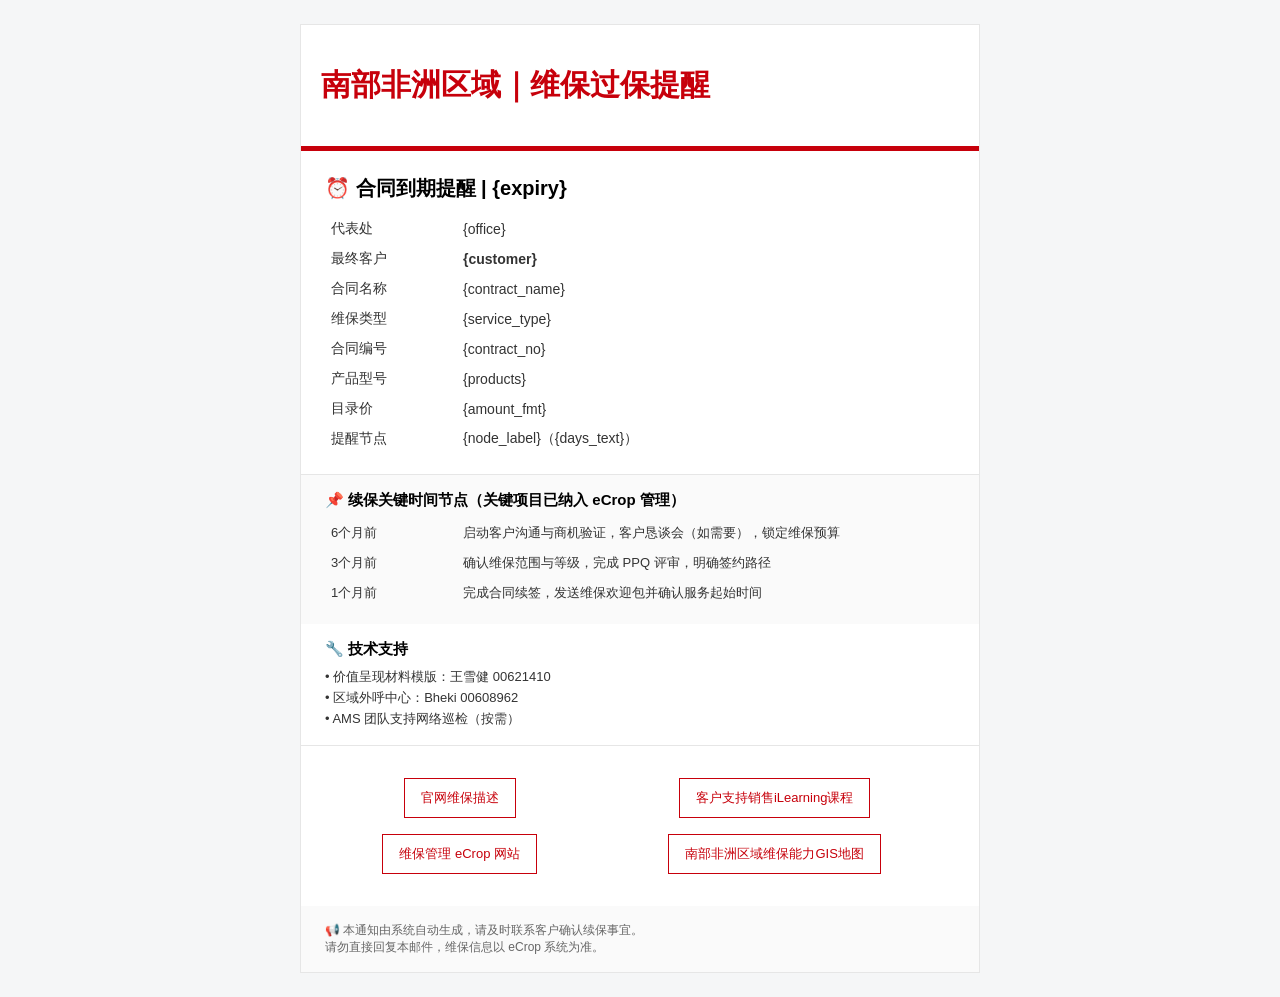
<file: reminder/templates/email.html>
<!DOCTYPE html>
<html>
<head>
  <meta charset="utf-8">
  <title>Huawei Service Reminder</title>
</head>

<body style="margin:0;padding:0;background-color:#f5f6f7;font-family:'Hiragino Sans GB', 'Noto Sans CJK SC', Arial, Helvetica, sans-serif;">

<table width="100%" cellpadding="0" cellspacing="0" style="background-color:#f5f6f7;">
  <tr>
    <td align="center">

      <table width="680" cellpadding="0" cellspacing="0"
             style="background-color:#ffffff;margin:24px 0;border:1px solid #e6e6e6;">

        <!-- Header -->
        <tr>
          <td style="padding:40px 20px;border-bottom:5px solid #c7000b;">
            <span style="font-size:30px;font-weight:bold;color:#c7000b;">
              南部非洲区域｜维保过保提醒
            </span>
          </td>
        </tr>

        <!-- Title -->
        <tr>
          <td style="padding:24px 24px 12px 24px;">
            <div style="font-size:20px;font-weight:bold;color:#000;">
              ⏰ 合同到期提醒 | {expiry}
            </div>
          </td>
        </tr>

        <!-- 基本信息 -->
        <tr>
          <td style="padding:0 24px 20px 24px;">
            <table width="100%" cellpadding="6" cellspacing="0"
                   style="font-size:14px;color:#333;">
              <tr>
                <td width="120">代表处</td>
                <td>{office}</td>
              </tr>
              <tr>
                <td>最终客户</td>
                <td><strong>{customer}</strong></td>
              </tr>
              <tr>
                <td>合同名称</td>
                <td>{contract_name}</td>
              </tr>
              <tr>
                <td>维保类型</td>
                <td>{service_type}</td>
              </tr>
              <tr>
                <td>合同编号</td>
                <td>{contract_no}</td>
              </tr>
              <tr>
                <td style="vertical-align:top;">产品型号</td>
                <td>{products}</td>
              </tr>
              <tr>
                <td>目录价</td>
                <td>{amount_fmt}</td>
              </tr>
              <tr>
                <td>提醒节点</td>
                <td>{node_label}（{days_text}）</td>
              </tr>
            </table>
          </td>
        </tr>

        <!-- 关键时间节点 -->
        <tr>
          <td style="padding:16px 24px;background-color:#fafafa;border-top:1px solid #e6e6e6;">
            <div style="font-size:15px;font-weight:bold;margin-bottom:8px;">
              📌 续保关键时间节点（关键项目已纳入 eCrop 管理）
            </div>
            <table width="100%" cellpadding="6" cellspacing="0"
                   style="font-size:13px;color:#333;">
              <tr>
                <td width="120">6个月前</td>
                <td>启动客户沟通与商机验证，客户恳谈会（如需要），锁定维保预算</td>
              </tr>
              <tr>
                <td>3个月前</td>
                <td>确认维保范围与等级，完成 PPQ 评审，明确签约路径</td>
              </tr>
              <tr>
                <td>1个月前</td>
                <td>完成合同续签，发送维保欢迎包并确认服务起始时间</td>
              </tr>
            </table>
          </td>
        </tr>

        <!-- 技术支持 -->
        <tr>
          <td style="padding:16px 24px;">
            <div style="font-size:15px;font-weight:bold;margin-bottom:8px;">
              🔧 技术支持
            </div>
            <div style="font-size:13px;color:#333;line-height:1.6;">
              • 价值呈现材料模版：王雪健 00621410<br>
              • 区域外呼中心：Bheki 00608962<br>
              • AMS 团队支持网络巡检（按需）
            </div>
          </td>
        </tr>

        <!-- 跳转按钮 -->
        <tr>
          <td style="padding:24px;border-top:1px solid #e6e6e6;">
            <table width="100%" cellpadding="8" cellspacing="0">
              <tr>
                <td align="center">
                  <a href="https://support.huawei.com/enterprise/en/customer-support-service/ENEWS1000008632"
                     style="display:inline-block;padding:10px 16px;border:1px solid #c7000b;
                            color:#c7000b;text-decoration:none;font-size:13px;">
                    官网维保描述
                  </a>
                </td>
                <td align="center">
                  <a href="https://ilearning.huawei.com/course/100000/application-learn/COU20250411000036?classCode=&sourcesType=&blockType=&blockId=&sxz-lang=zh_CN#d5051628e81340579d02b7c7aae0a612"
                     style="display:inline-block;padding:10px 16px;border:1px solid #c7000b;
                            color:#c7000b;text-decoration:none;font-size:13px;">
                    客户支持销售iLearning课程
                  </a>
                </td>
              </tr>
              <tr>
                <td align="center">
                  <a href="https://netcare.huawei.com/p/netcare/index.html#/home"
                     style="display:inline-block;padding:10px 16px;border:1px solid #c7000b;
                            color:#c7000b;text-decoration:none;font-size:13px;">
                    维保管理 eCrop 网站
                  </a>
                </td>
                <td align="center">
                  <a href="https://3ms.huawei.com/next/groups/index.html#/file/detail?groupId=3950392&id=20323837&"
                     style="display:inline-block;padding:10px 16px;border:1px solid #c7000b;
                            color:#c7000b;text-decoration:none;font-size:13px;">
                    南部非洲区域维保能力GIS地图
                  </a>
                </td>
              </tr>
            </table>
          </td>
        </tr>

        <!-- Footer -->
        <tr>
          <td style="padding:16px 24px;background-color:#fafafa;font-size:12px;color:#666;">
            📢 本通知由系统自动生成，请及时联系客户确认续保事宜。<br>
            请勿直接回复本邮件，维保信息以 eCrop 系统为准。
          </td>
        </tr>

      </table>

    </td>
  </tr>
</table>

</body>
</html>
</file>
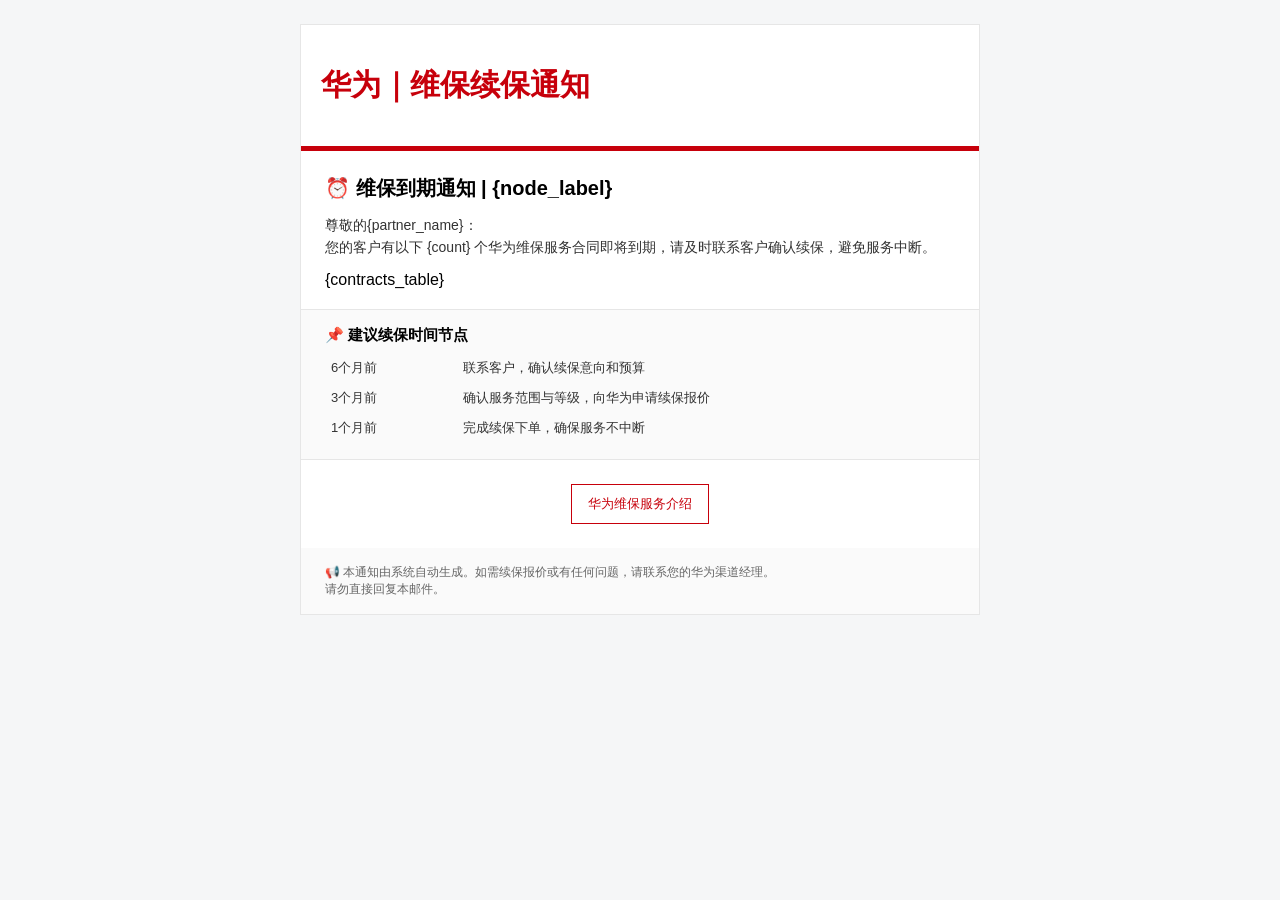
<file: reminder/templates/email_channel.html>
<!DOCTYPE html>
<html>
<head>
  <meta charset="utf-8">
  <title>Huawei Service Reminder</title>
</head>

<body style="margin:0;padding:0;background-color:#f5f6f7;font-family:'Hiragino Sans GB', 'Noto Sans CJK SC', Arial, Helvetica, sans-serif;">

<table width="100%" cellpadding="0" cellspacing="0" style="background-color:#f5f6f7;">
  <tr>
    <td align="center">

      <table width="680" cellpadding="0" cellspacing="0"
             style="background-color:#ffffff;margin:24px 0;border:1px solid #e6e6e6;">

        <!-- Header -->
        <tr>
          <td style="padding:40px 20px;border-bottom:5px solid #c7000b;">
            <span style="font-size:30px;font-weight:bold;color:#c7000b;">
              华为｜维保续保通知
            </span>
          </td>
        </tr>

        <!-- Title -->
        <tr>
          <td style="padding:24px 24px 12px 24px;">
            <div style="font-size:20px;font-weight:bold;color:#000;">
              ⏰ 维保到期通知 | {node_label}
            </div>
          </td>
        </tr>

        <!-- 称呼 -->
        <tr>
          <td style="padding:0 24px 12px 24px;font-size:14px;color:#333;line-height:1.6;">
            尊敬的{partner_name}：<br>
            您的客户有以下 {count} 个华为维保服务合同即将到期，请及时联系客户确认续保，避免服务中断。
          </td>
        </tr>

        <!-- 合同列表 -->
        <tr>
          <td style="padding:0 24px 20px 24px;">
            {contracts_table}
          </td>
        </tr>


        <!-- 关键时间节点 -->
        <tr>
          <td style="padding:16px 24px;background-color:#fafafa;border-top:1px solid #e6e6e6;">
            <div style="font-size:15px;font-weight:bold;margin-bottom:8px;">📌 建议续保时间节点</div>
            <table width="100%" cellpadding="6" cellspacing="0" style="font-size:13px;color:#333;">
              <tr><td width="120">6个月前</td><td>联系客户，确认续保意向和预算</td></tr>
              <tr><td>3个月前</td><td>确认服务范围与等级，向华为申请续保报价</td></tr>
              <tr><td>1个月前</td><td>完成续保下单，确保服务不中断</td></tr>
            </table>
          </td>
        </tr>

        <!-- 链接 -->
        <tr>
          <td style="padding:24px;border-top:1px solid #e6e6e6;" align="center">
            <a href="https://support.huawei.com/enterprise/en/customer-support-service/ENEWS1000008632"
               style="display:inline-block;padding:10px 16px;border:1px solid #c7000b;color:#c7000b;text-decoration:none;font-size:13px;">
              华为维保服务介绍
            </a>
          </td>
        </tr>

        <!-- Footer -->
        <tr>
          <td style="padding:16px 24px;background-color:#fafafa;font-size:12px;color:#666;">
            📢 本通知由系统自动生成。如需续保报价或有任何问题，请联系您的华为渠道经理。<br>
            请勿直接回复本邮件。
          </td>
        </tr>

      </table>

    </td>
  </tr>
</table>

</body>
</html>
</file>
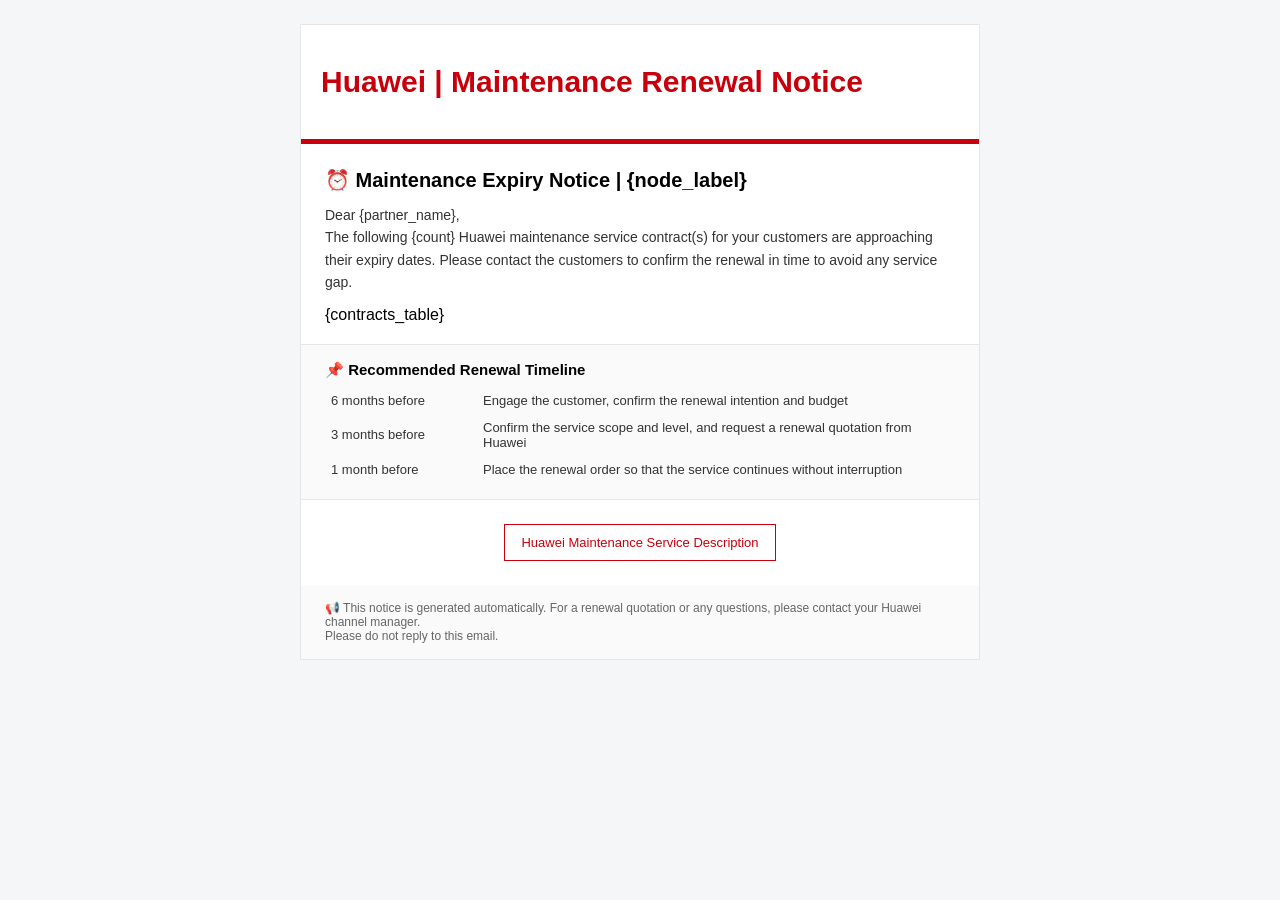
<file: reminder/templates/email_channel_en.html>
<!DOCTYPE html>
<html lang="en">
<head>
  <meta charset="utf-8">
  <title>Huawei Service Reminder</title>
</head>

<body style="margin:0;padding:0;background-color:#f5f6f7;font-family:'Hiragino Sans GB', 'Noto Sans CJK SC', Arial, Helvetica, sans-serif;">

<table width="100%" cellpadding="0" cellspacing="0" style="background-color:#f5f6f7;">
  <tr>
    <td align="center">

      <table width="680" cellpadding="0" cellspacing="0"
             style="background-color:#ffffff;margin:24px 0;border:1px solid #e6e6e6;">

        <!-- Header -->
        <tr>
          <td style="padding:40px 20px;border-bottom:5px solid #c7000b;">
            <span style="font-size:30px;font-weight:bold;color:#c7000b;">
              Huawei | Maintenance Renewal Notice
            </span>
          </td>
        </tr>

        <!-- Title -->
        <tr>
          <td style="padding:24px 24px 12px 24px;">
            <div style="font-size:20px;font-weight:bold;color:#000;">
              ⏰ Maintenance Expiry Notice | {node_label}
            </div>
          </td>
        </tr>

        <!-- Greeting -->
        <tr>
          <td style="padding:0 24px 12px 24px;font-size:14px;color:#333;line-height:1.6;">
            Dear {partner_name},<br>
            The following {count} Huawei maintenance service contract(s) for your customers are approaching their expiry dates.
            Please contact the customers to confirm the renewal in time to avoid any service gap.
          </td>
        </tr>

        <!-- Contracts -->
        <tr>
          <td style="padding:0 24px 20px 24px;">
            {contracts_table}
          </td>
        </tr>


        <!-- Milestones -->
        <tr>
          <td style="padding:16px 24px;background-color:#fafafa;border-top:1px solid #e6e6e6;">
            <div style="font-size:15px;font-weight:bold;margin-bottom:8px;">📌 Recommended Renewal Timeline</div>
            <table width="100%" cellpadding="6" cellspacing="0" style="font-size:13px;color:#333;">
              <tr><td width="140">6 months before</td><td>Engage the customer, confirm the renewal intention and budget</td></tr>
              <tr><td>3 months before</td><td>Confirm the service scope and level, and request a renewal quotation from Huawei</td></tr>
              <tr><td>1 month before</td><td>Place the renewal order so that the service continues without interruption</td></tr>
            </table>
          </td>
        </tr>

        <!-- Links -->
        <tr>
          <td style="padding:24px;border-top:1px solid #e6e6e6;" align="center">
            <a href="https://support.huawei.com/enterprise/en/customer-support-service/ENEWS1000008632"
               style="display:inline-block;padding:10px 16px;border:1px solid #c7000b;color:#c7000b;text-decoration:none;font-size:13px;">
              Huawei Maintenance Service Description
            </a>
          </td>
        </tr>

        <!-- Footer -->
        <tr>
          <td style="padding:16px 24px;background-color:#fafafa;font-size:12px;color:#666;">
            📢 This notice is generated automatically. For a renewal quotation or any questions, please contact your Huawei channel manager.<br>
            Please do not reply to this email.
          </td>
        </tr>

      </table>

    </td>
  </tr>
</table>

</body>
</html>
</file>
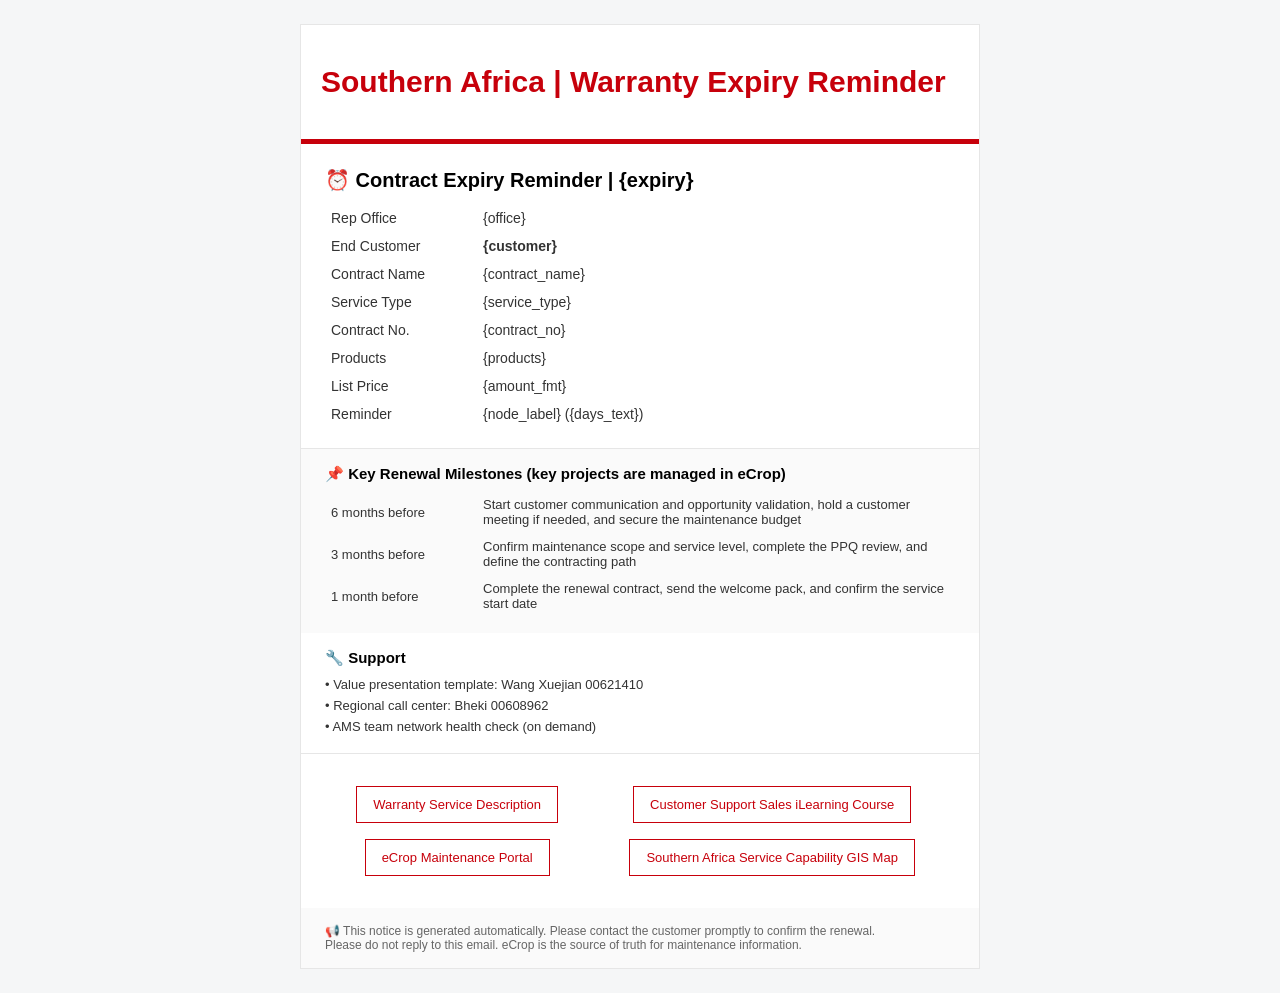
<file: reminder/templates/email_en.html>
<!DOCTYPE html>
<html lang="en">
<head>
  <meta charset="utf-8">
  <title>Huawei Service Reminder</title>
</head>

<body style="margin:0;padding:0;background-color:#f5f6f7;font-family:'Hiragino Sans GB', 'Noto Sans CJK SC', Arial, Helvetica, sans-serif;">

<table width="100%" cellpadding="0" cellspacing="0" style="background-color:#f5f6f7;">
  <tr>
    <td align="center">

      <table width="680" cellpadding="0" cellspacing="0"
             style="background-color:#ffffff;margin:24px 0;border:1px solid #e6e6e6;">

        <!-- Header -->
        <tr>
          <td style="padding:40px 20px;border-bottom:5px solid #c7000b;">
            <span style="font-size:30px;font-weight:bold;color:#c7000b;">
              Southern Africa | Warranty Expiry Reminder
            </span>
          </td>
        </tr>

        <!-- Title -->
        <tr>
          <td style="padding:24px 24px 12px 24px;">
            <div style="font-size:20px;font-weight:bold;color:#000;">
              ⏰ Contract Expiry Reminder | {expiry}
            </div>
          </td>
        </tr>

        <!-- Basic info -->
        <tr>
          <td style="padding:0 24px 20px 24px;">
            <table width="100%" cellpadding="6" cellspacing="0"
                   style="font-size:14px;color:#333;">
              <tr>
                <td width="140">Rep Office</td>
                <td>{office}</td>
              </tr>
              <tr>
                <td>End Customer</td>
                <td><strong>{customer}</strong></td>
              </tr>
              <tr>
                <td>Contract Name</td>
                <td>{contract_name}</td>
              </tr>
              <tr>
                <td>Service Type</td>
                <td>{service_type}</td>
              </tr>
              <tr>
                <td>Contract No.</td>
                <td>{contract_no}</td>
              </tr>
              <tr>
                <td style="vertical-align:top;">Products</td>
                <td>{products}</td>
              </tr>
              <tr>
                <td>List Price</td>
                <td>{amount_fmt}</td>
              </tr>
              <tr>
                <td>Reminder</td>
                <td>{node_label} ({days_text})</td>
              </tr>
            </table>
          </td>
        </tr>

        <!-- Milestones -->
        <tr>
          <td style="padding:16px 24px;background-color:#fafafa;border-top:1px solid #e6e6e6;">
            <div style="font-size:15px;font-weight:bold;margin-bottom:8px;">
              📌 Key Renewal Milestones (key projects are managed in eCrop)
            </div>
            <table width="100%" cellpadding="6" cellspacing="0"
                   style="font-size:13px;color:#333;">
              <tr>
                <td width="140">6 months before</td>
                <td>Start customer communication and opportunity validation, hold a customer meeting if needed, and secure the maintenance budget</td>
              </tr>
              <tr>
                <td>3 months before</td>
                <td>Confirm maintenance scope and service level, complete the PPQ review, and define the contracting path</td>
              </tr>
              <tr>
                <td>1 month before</td>
                <td>Complete the renewal contract, send the welcome pack, and confirm the service start date</td>
              </tr>
            </table>
          </td>
        </tr>

        <!-- Support -->
        <tr>
          <td style="padding:16px 24px;">
            <div style="font-size:15px;font-weight:bold;margin-bottom:8px;">
              🔧 Support
            </div>
            <div style="font-size:13px;color:#333;line-height:1.6;">
              • Value presentation template: Wang Xuejian 00621410<br>
              • Regional call center: Bheki 00608962<br>
              • AMS team network health check (on demand)
            </div>
          </td>
        </tr>

        <!-- Links -->
        <tr>
          <td style="padding:24px;border-top:1px solid #e6e6e6;">
            <table width="100%" cellpadding="8" cellspacing="0">
              <tr>
                <td align="center">
                  <a href="https://support.huawei.com/enterprise/en/customer-support-service/ENEWS1000008632"
                     style="display:inline-block;padding:10px 16px;border:1px solid #c7000b;
                            color:#c7000b;text-decoration:none;font-size:13px;">
                    Warranty Service Description
                  </a>
                </td>
                <td align="center">
                  <a href="https://ilearning.huawei.com/course/100000/application-learn/COU20250411000036?classCode=&sourcesType=&blockType=&blockId=&sxz-lang=zh_CN#d5051628e81340579d02b7c7aae0a612"
                     style="display:inline-block;padding:10px 16px;border:1px solid #c7000b;
                            color:#c7000b;text-decoration:none;font-size:13px;">
                    Customer Support Sales iLearning Course
                  </a>
                </td>
              </tr>
              <tr>
                <td align="center">
                  <a href="https://netcare.huawei.com/p/netcare/index.html#/home"
                     style="display:inline-block;padding:10px 16px;border:1px solid #c7000b;
                            color:#c7000b;text-decoration:none;font-size:13px;">
                    eCrop Maintenance Portal
                  </a>
                </td>
                <td align="center">
                  <a href="https://3ms.huawei.com/next/groups/index.html#/file/detail?groupId=3950392&id=20323837&"
                     style="display:inline-block;padding:10px 16px;border:1px solid #c7000b;
                            color:#c7000b;text-decoration:none;font-size:13px;">
                    Southern Africa Service Capability GIS Map
                  </a>
                </td>
              </tr>
            </table>
          </td>
        </tr>

        <!-- Footer -->
        <tr>
          <td style="padding:16px 24px;background-color:#fafafa;font-size:12px;color:#666;">
            📢 This notice is generated automatically. Please contact the customer promptly to confirm the renewal.<br>
            Please do not reply to this email. eCrop is the source of truth for maintenance information.
          </td>
        </tr>

      </table>

    </td>
  </tr>
</table>

</body>
</html>
</file>
